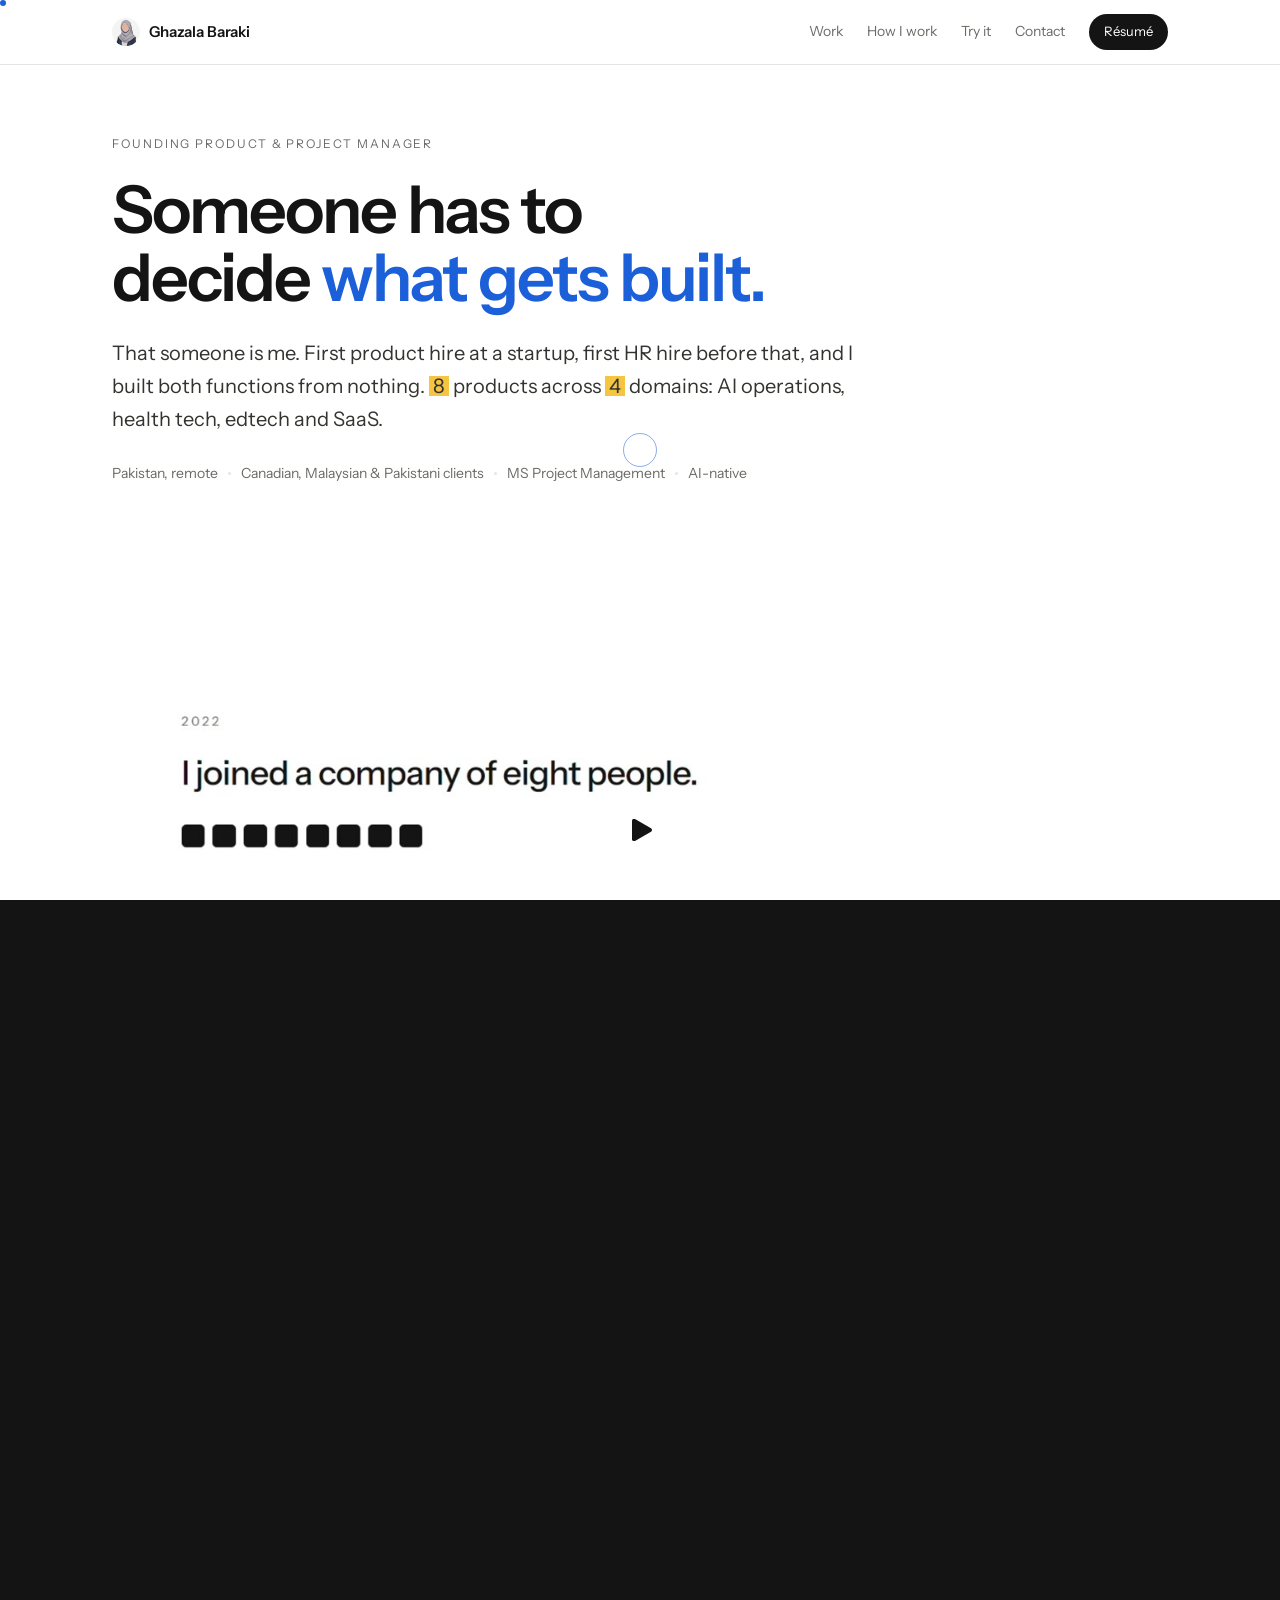
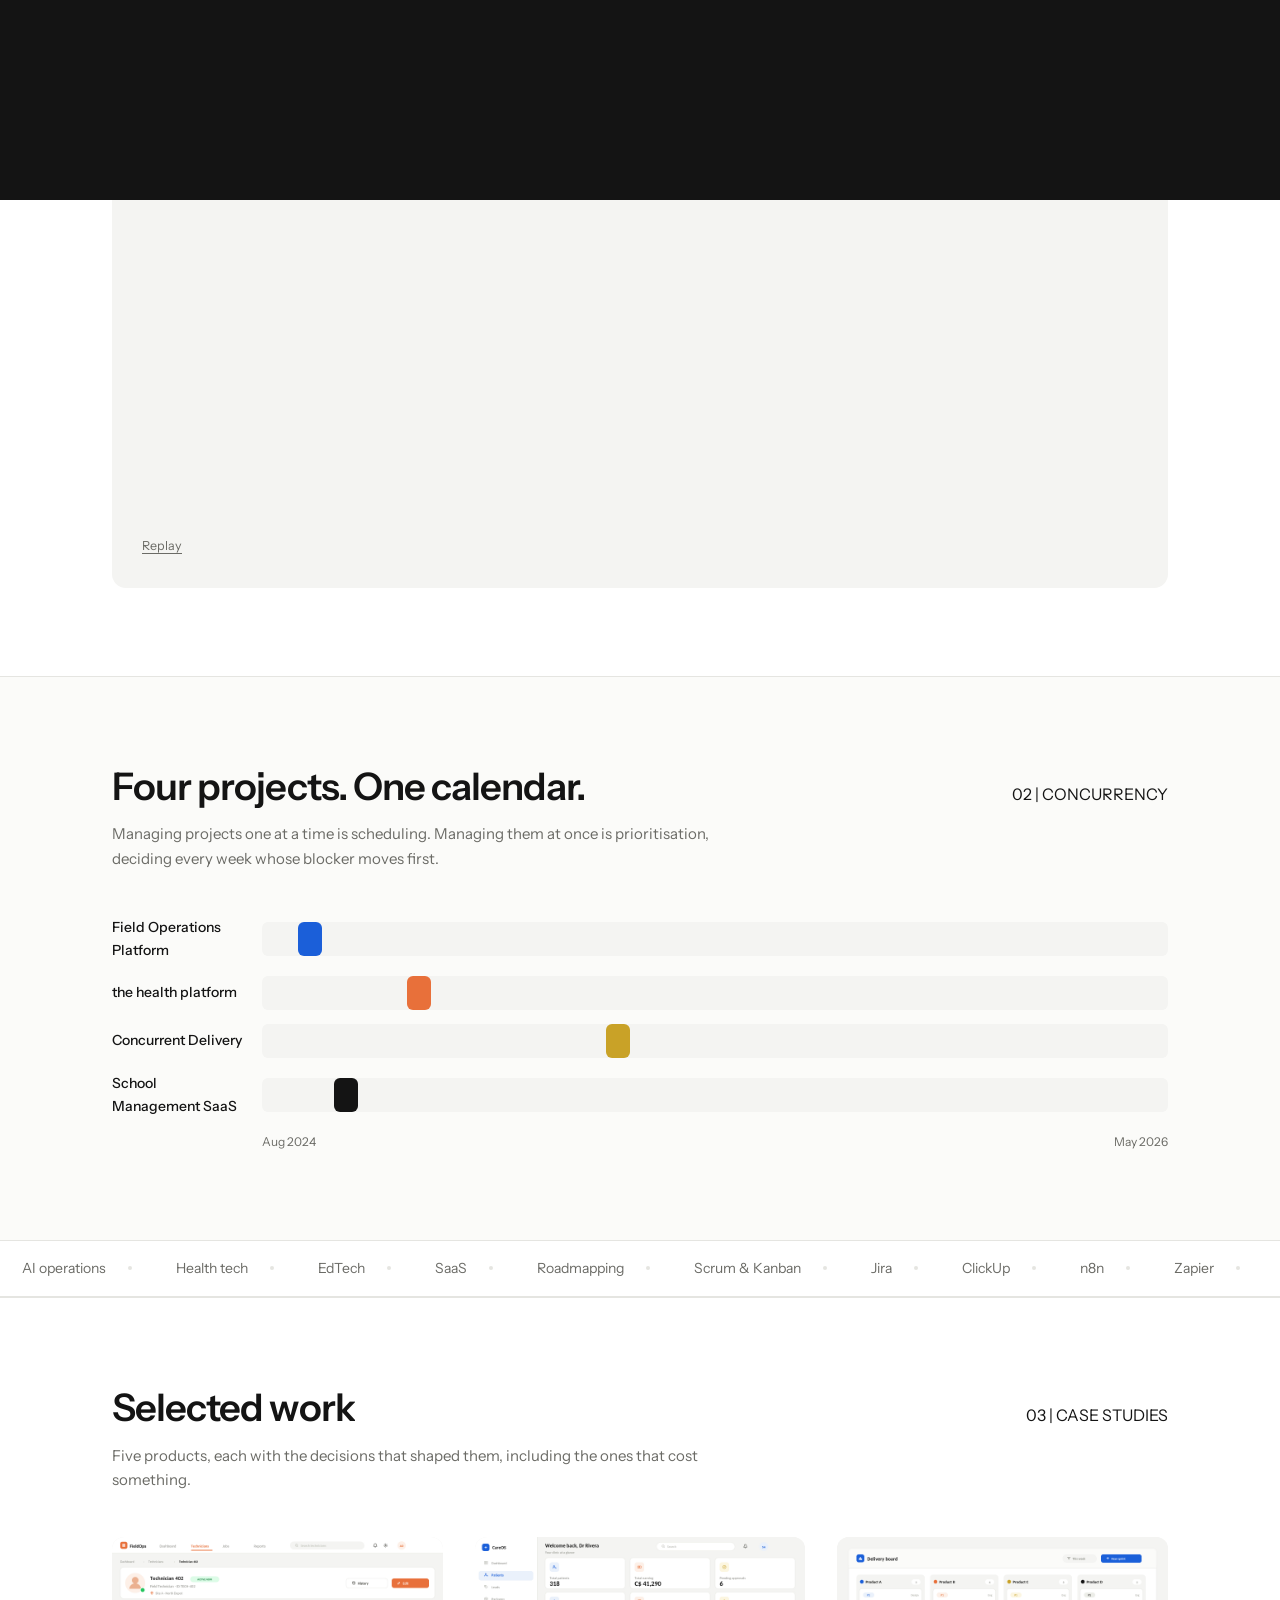
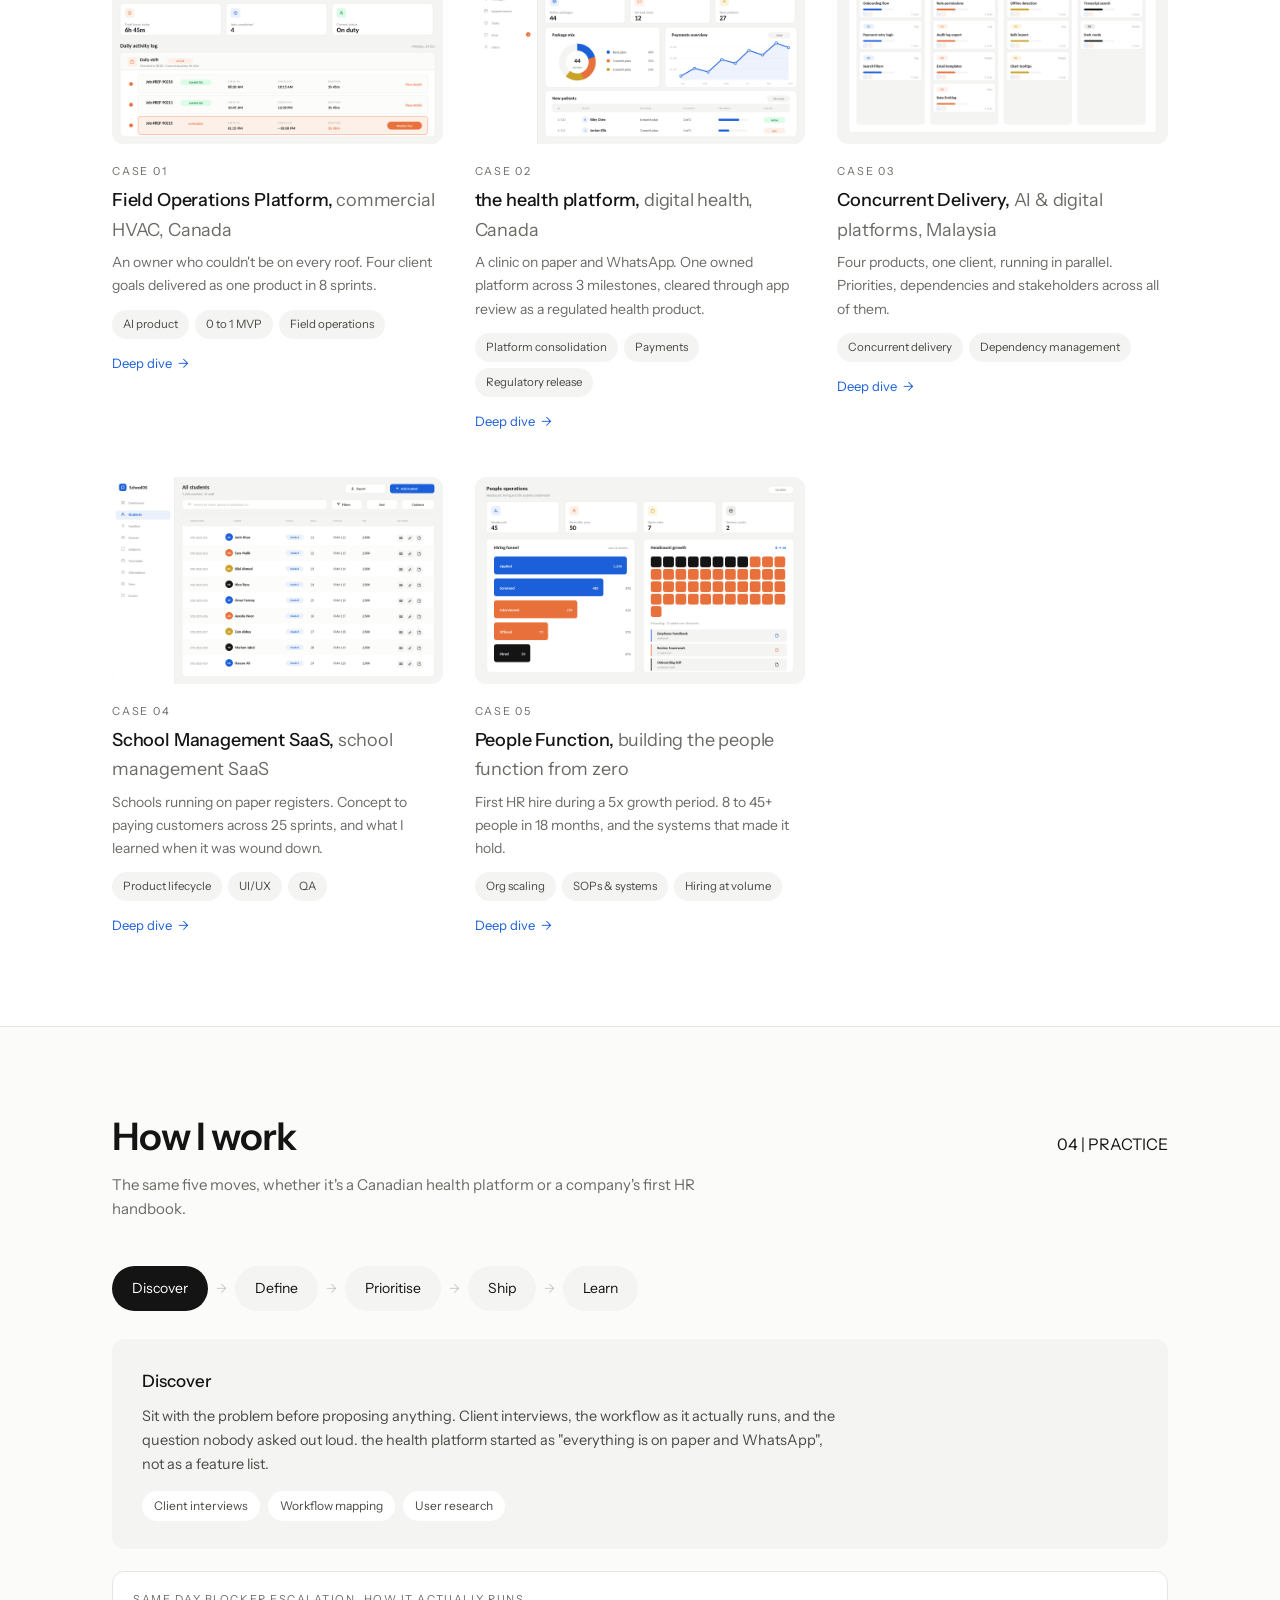
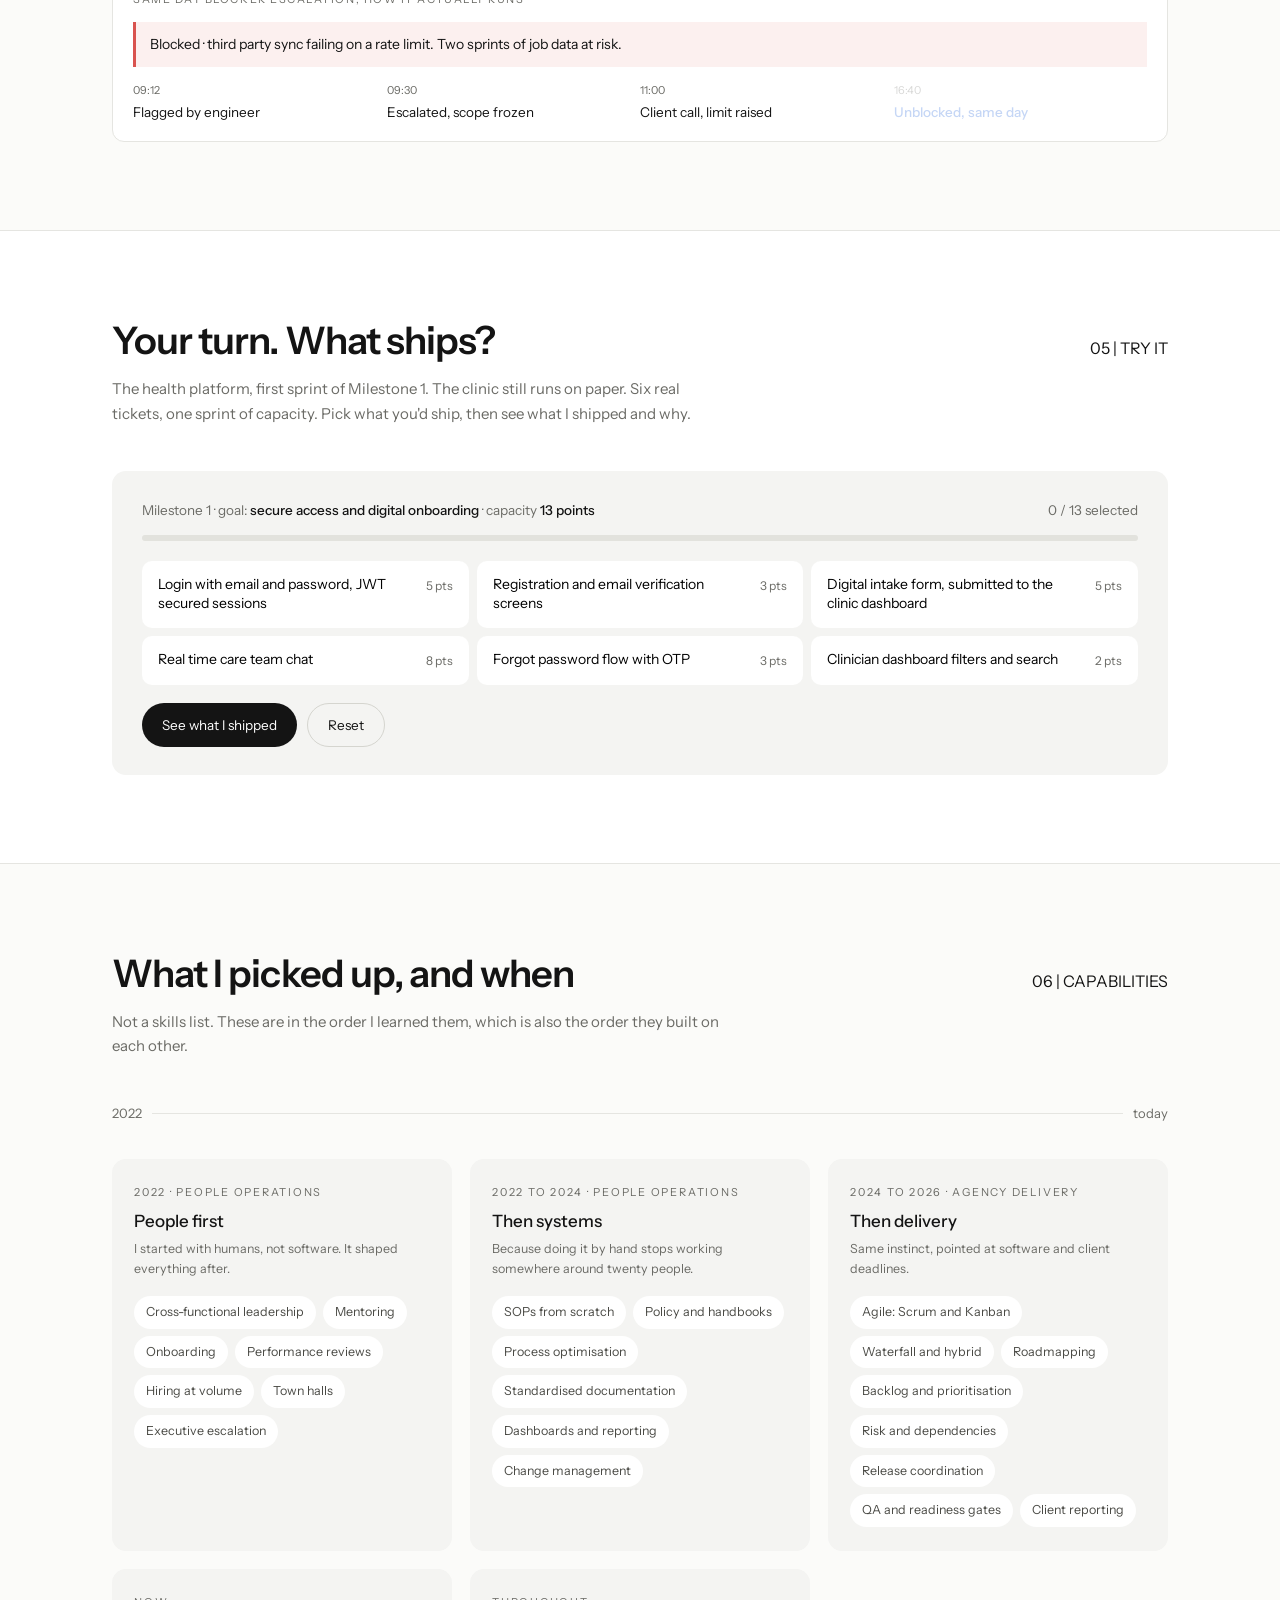
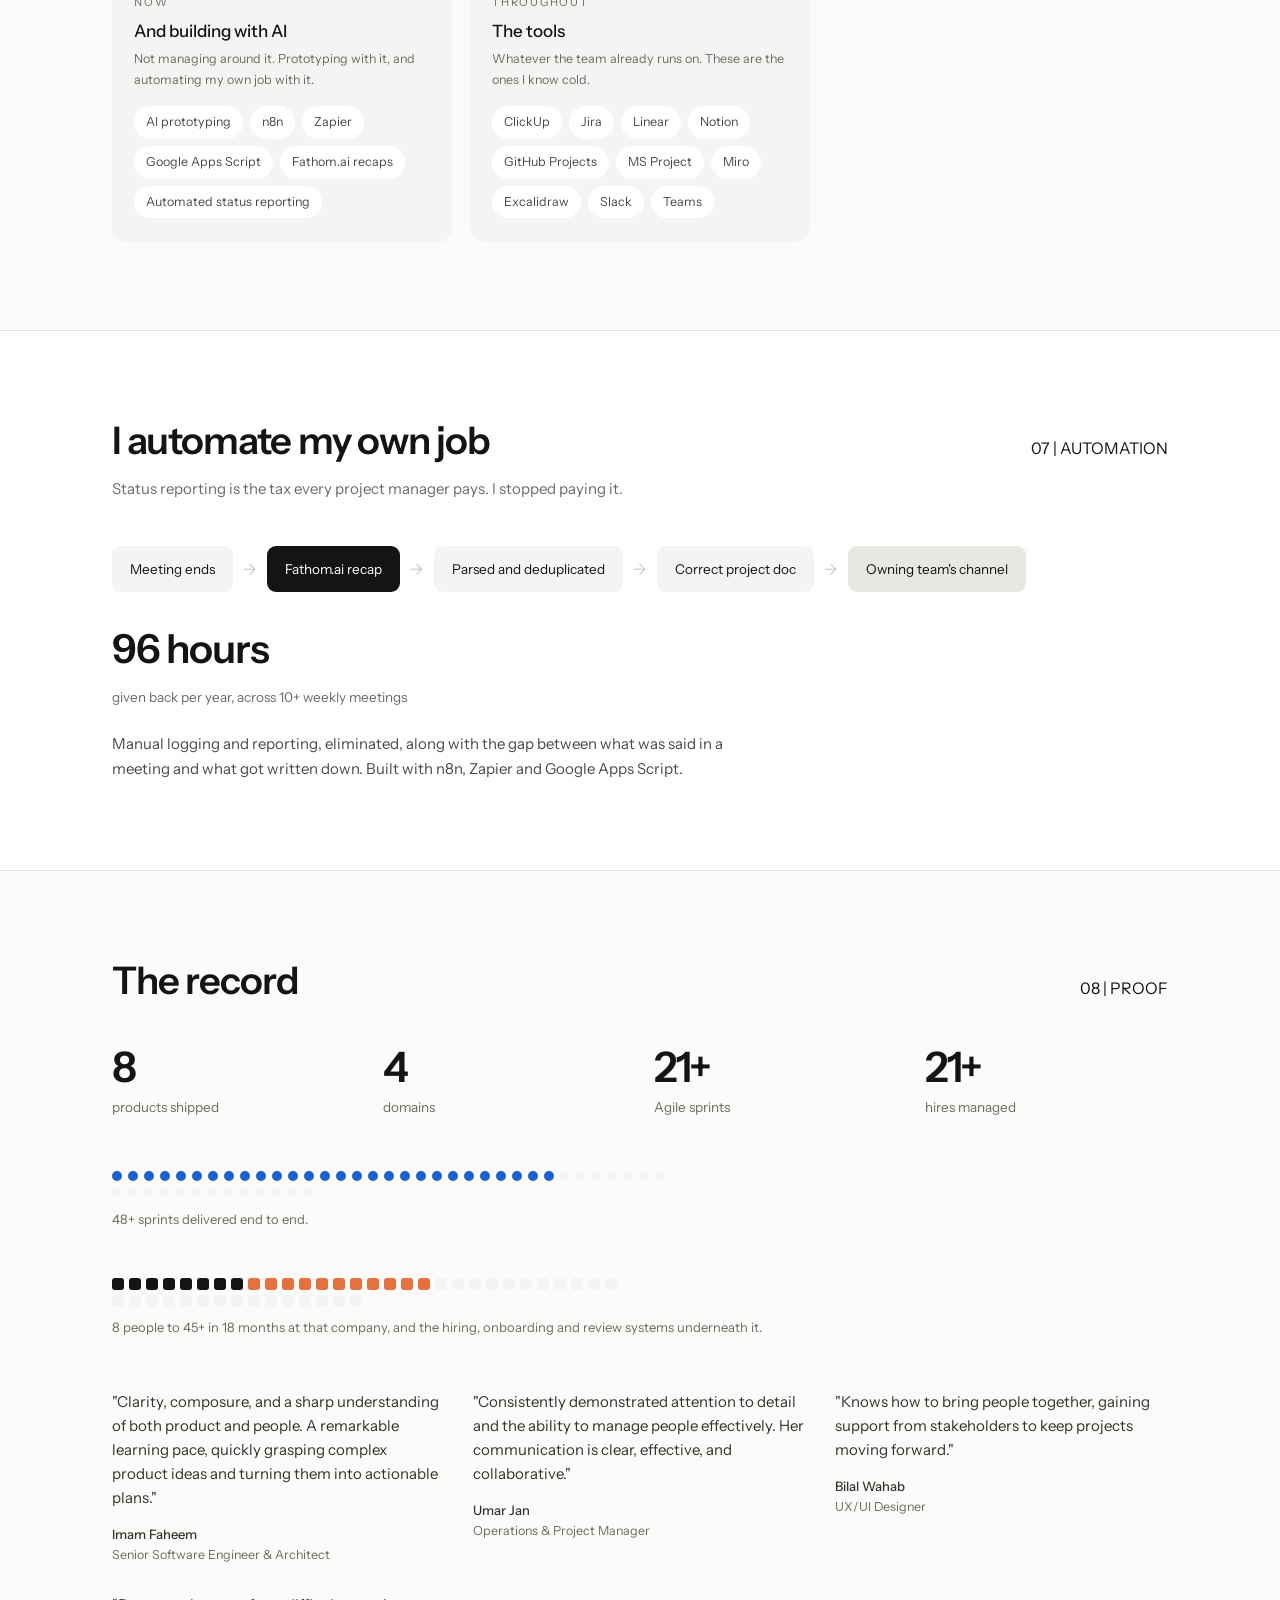
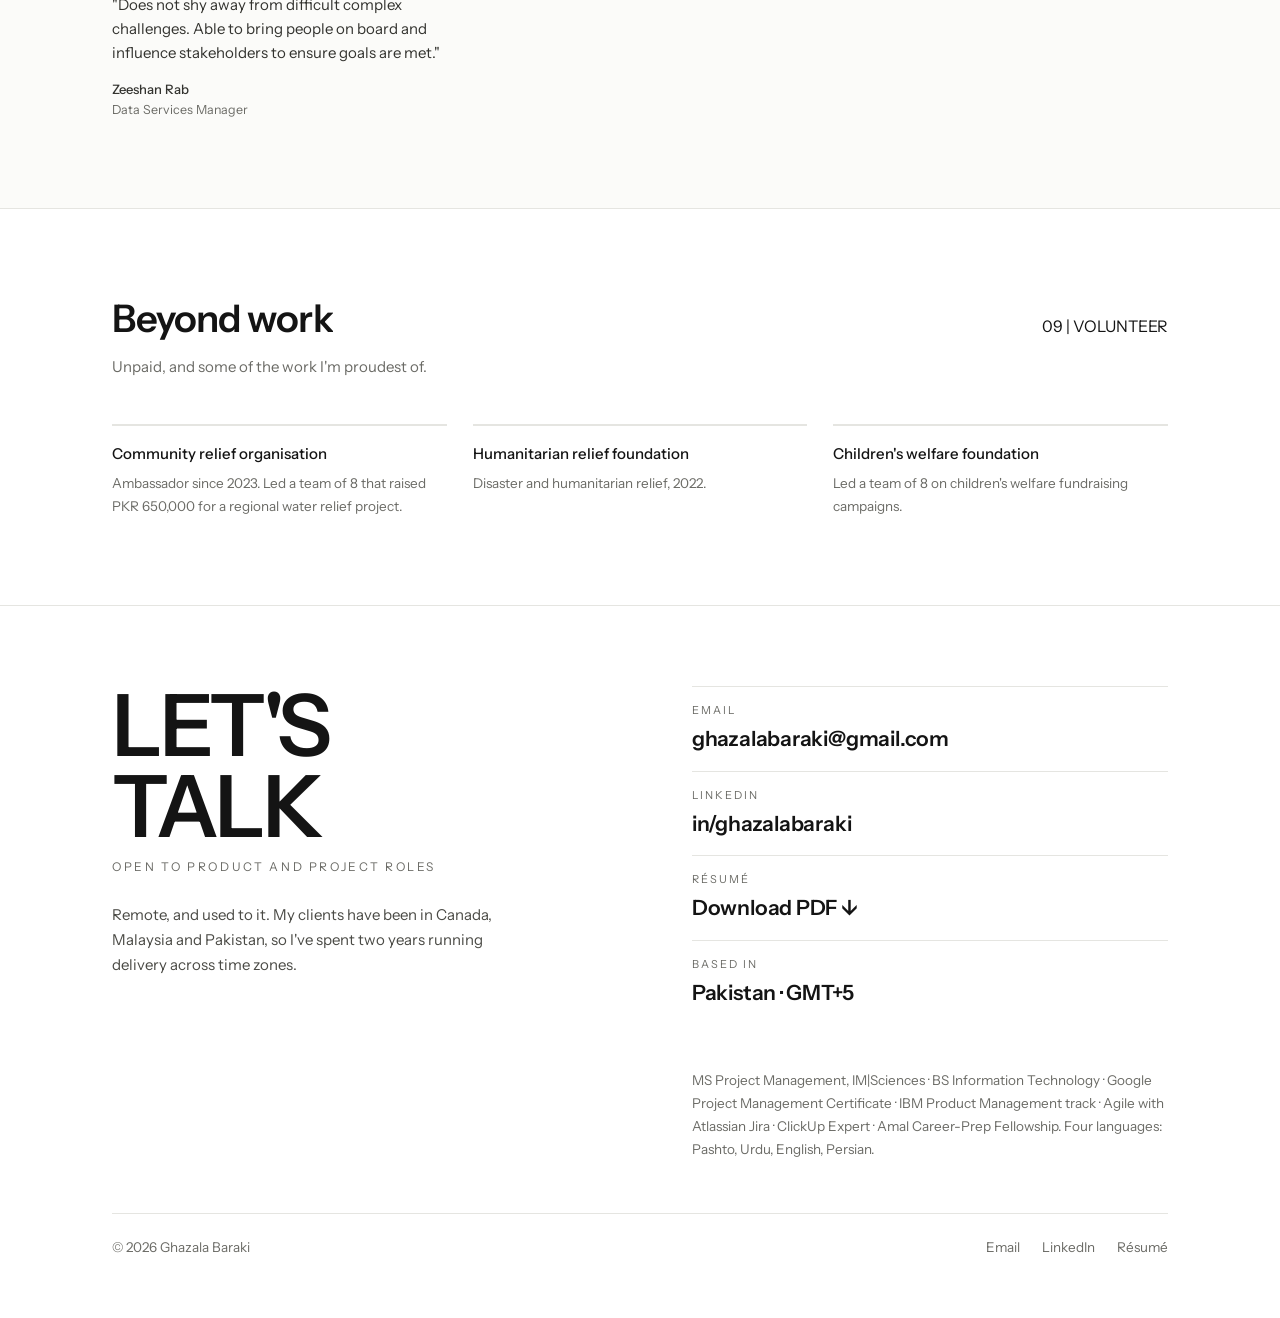
<file: index.html>
<!DOCTYPE html>
<html lang="en">
<head>
<meta charset="UTF-8">
<meta name="viewport" content="width=device-width, initial-scale=1.0">
<title>Ghazala Baraki | Founding Product &amp; Project Manager</title>
<meta name="description" content="Founding Product &amp; Project Manager. Someone has to decide what gets built. 8 products across 4 domains: AI operations, health tech, edtech and SaaS.">
<meta property="og:title" content="Ghazala Baraki | Founding Product &amp; Project Manager">
<meta property="og:description" content="Someone has to decide what gets built. 8 products across 4 domains.">
<meta property="og:image" content="intro-poster.jpg">
<meta property="og:type" content="website">
<link rel="icon" href="avatar.png">
<link rel="preconnect" href="https://fonts.googleapis.com">
<link rel="preconnect" href="https://fonts.gstatic.com" crossorigin>
<link href="https://fonts.googleapis.com/css2?family=Instrument+Sans:ital,wght@0,400;0,500;0,600;1,400&display=swap" rel="stylesheet">
<link rel="stylesheet" href="site.css">
<link rel="stylesheet" href="motion.css">
</head>
<body>

<nav>
  <div class="wrap">
    <a href="#" class="mark"><img class="mark-av" src="avatar.png" alt="">Ghazala Baraki</a>
    <div class="navlinks">
      <a href="#work">Work</a>
      <a href="#process">How I work</a>
      <a href="#game">Try it</a>
      <a href="#contact">Contact</a>
      <a href="Ghazala-Baraki-Resume.pdf" class="navcv" download>Résumé</a>
    </div>
  </div>
</nav>

<header>
  <div class="wrap">
    <p class="eyebrow kw">Founding Product &amp; Project Manager</p>
    <h1><span class="kw">Someone</span> <span class="kw">has</span> <span class="kw">to</span> <span class="kw">decide</span> <span class="kw b">what&nbsp;gets&nbsp;built.</span></h1>
    <p class="lede kw">That someone is me. First product hire at a startup, first HR hire before that, and I built both functions from nothing. <span class="hl">8</span> products across <span class="hl">4</span> domains: AI operations, health tech, edtech and SaaS.</p>
    <div class="meta kw">
      <span>Pakistan, remote</span><span class="dot"></span>
      <span>Canadian, Malaysian &amp; Pakistani clients</span><span class="dot"></span>
      <span>MS Project Management</span><span class="dot"></span>
      <span>AI-native</span>
    </div>
    <div class="video kw" id="videowrap">
      <video id="introvid" playsinline preload="metadata" poster="intro-poster.jpg">
        <source src="intro-video.mp4" type="video/mp4">
      </video>
      <button class="play" id="playbtn" aria-label="Play the intro video">
        <svg width="20" height="22" viewBox="0 0 20 22" fill="none"><path d="M19 9.27a2 2 0 0 1 0 3.46L3 21.99a2 2 0 0 1-3-1.73V1.74A2 2 0 0 1 3 .01l16 9.26Z" fill="#141414"/></svg>
      </button>
      <p class="vcap">Meet Ghazala · 50 seconds, sound on</p>
    </div>
  </div>
</header>

<section id="act1">
  <div class="wrap">
    <div class="shead rv"><h2>One sentence in. A shipped product out.</h2><span class="snum">01 | THE CRAFT</span></div>
    <p class="ssub rv">Clients don't arrive with requirements. They arrive with a problem, phrased as a frustration. Turning that into something a team can build is the job. This was a clinic that ran on paper forms and WhatsApp.</p>

    <div class="brief rv" id="brief">
      <div class="who"><span class="av">C</span><span class="whot">Client · Client · digital health clinic · kickoff</span></div>
      <div class="bubble" id="bub" data-txt="&quot;Everything is on paper and WhatsApp. I can't see how my patients are actually doing.&quot;"></div>

      <div class="decomp">
        <div class="drow" data-d="1"><span class="dp" style="background:#EAF1FB;color:#1B5FD9;">EPIC</span><span class="dtxt">Patient Onboarding</span></div>
        <div class="drow" data-d="2" style="padding-left:24px"><span class="dp" style="background:#fff;color:#4A4A45;">STORY</span><span class="dtxt">Registration and email verification screens</span></div>
        <div class="drow" data-d="3" style="padding-left:48px"><span class="dp" style="background:#fff;color:#4A4A45;">TASK</span><span class="dtxt">Patient registration API with validation and duplicate prevention</span></div>
        <div class="drow" data-d="4" style="padding-left:48px"><span class="dp" style="background:#fff;color:#4A4A45;">TASK</span><span class="dtxt">Digital intake form, submitted straight to the clinic dashboard</span></div>
        <div class="drow" data-d="5" style="padding-left:24px"><span class="dp" style="background:#FDF0E8;color:#E8703A;">TRADE-OFF</span><span class="dtxt">Milestone 1 is access and onboarding only. Body composition and care plans wait for Milestone 2.</span></div>
        <p class="jira" id="jira">Real epics and tickets from the client's board. 32 epics, 3 milestones, 18 sprints.</p>
      </div>

      <div class="form" id="form">
        <div class="fhead"><span>Digital intake form · replacing 6 pages of paper</span><span id="progress">0 of 4</span></div>
        <div class="ck"><span class="box"></span><span class="ctx">Personal details and contact</span></div>
        <div class="ck"><span class="box"></span><span class="ctx">Health history and medications</span></div>
        <div class="ck"><span class="box"></span><span class="ctx">Lifestyle survey</span></div>
        <div class="ck"><span class="box"></span><span class="ctx">Consent form signed</span></div>
        <div class="sup"><span>Clinician dashboard</span><span id="supv">waiting for intake…</span></div>
      </div>

      <div class="shipped" id="ship"><span>✓</span><span>Health platform · 18 sprints · MVP shipped</span></div>
      <br><button class="replay" id="replay">Replay</button>
    </div>
  </div>
</section>

<section id="lanes">
  <div class="wrap">
    <div class="shead rv"><h2>Four projects. One calendar.</h2><span class="snum">02 | CONCURRENCY</span></div>
    <p class="ssub rv">Managing projects one at a time is scheduling. Managing them at once is prioritisation, deciding every week whose blocker moves first.</p>

    <div class="lanebox rv" id="lanechart">
      <div class="lanes"><div class="playhead" id="playhead"></div>
        <div class="lane"><span class="lane-name">Field Operations Platform</span><div class="lane-track"><div class="bar" style="background:var(--blue);left:4%" data-w="26%"><span>8 sprints</span></div></div></div>
        <div class="lane"><span class="lane-name">the health platform</span><div class="lane-track"><div class="bar" style="background:var(--orange);left:16%" data-w="48%"><span>18 sprints · 3 milestones</span></div></div></div>
        <div class="lane"><span class="lane-name">Concurrent Delivery</span><div class="lane-track"><div class="bar" style="background:#C9A227;left:38%" data-w="38%"><span>4 concurrent projects</span></div></div></div>
        <div class="lane"><span class="lane-name">School Management SaaS</span><div class="lane-track"><div class="bar" style="background:var(--ink);left:8%" data-w="72%"><span>25 sprints</span></div></div></div>
      </div>
      <div class="axis"><span>Aug 2024</span><span>May 2026</span></div>
    </div>
  </div>
</section>

<div class="marq" aria-hidden="true">
  <div class="marq-in">
    <span>AI operations</span><span>Health tech</span><span>EdTech</span><span>SaaS</span><span>Roadmapping</span><span>Scrum &amp; Kanban</span><span>Jira</span><span>ClickUp</span><span>n8n</span><span>Zapier</span><span>QA gates</span><span>Release management</span><span>Stakeholder alignment</span><span>SOPs</span>
    <span>AI operations</span><span>Health tech</span><span>EdTech</span><span>SaaS</span><span>Roadmapping</span><span>Scrum &amp; Kanban</span><span>Jira</span><span>ClickUp</span><span>n8n</span><span>Zapier</span><span>QA gates</span><span>Release management</span><span>Stakeholder alignment</span><span>SOPs</span>
  </div>
</div>

<section id="work">
  <div class="wrap">
    <div class="shead rv"><h2>Selected work</h2><span class="snum">03 | CASE STUDIES</span></div>
    <p class="ssub rv">Five products, each with the decisions that shaped them, including the ones that cost something.</p>
    <div class="grid">
      <a class="card rv" href="case-field-operations.html"><div class="thumb"><img src="fieldops-thumb.jpg" alt=""></div>
        <p class="cnum">CASE 01</p><p class="ctitle">Field Operations Platform, <em>commercial HVAC, Canada</em></p>
        <p class="cdesc">An owner who couldn't be on every roof. Four client goals delivered as one product in 8 sprints.</p>
        <div class="tags"><span class="tag">AI product</span><span class="tag">0 to 1 MVP</span><span class="tag">Field operations</span></div><p class="deep">Deep dive <span>→</span></p></a>
      <a class="card rv" href="case-digital-health.html"><div class="thumb"><img src="health-thumb.jpg" alt=""></div>
        <p class="cnum">CASE 02</p><p class="ctitle">the health platform, <em>digital health, Canada</em></p>
        <p class="cdesc">A clinic on paper and WhatsApp. One owned platform across 3 milestones, cleared through app review as a regulated health product.</p>
        <div class="tags"><span class="tag">Platform consolidation</span><span class="tag">Payments</span><span class="tag">Regulatory release</span></div><p class="deep">Deep dive <span>→</span></p></a>
      <a class="card rv" href="case-concurrent-delivery.html"><div class="thumb"><img src="concurrent-thumb.jpg" alt=""></div>
        <p class="cnum">CASE 03</p><p class="ctitle">Concurrent Delivery, <em>AI &amp; digital platforms, Malaysia</em></p>
        <p class="cdesc">Four products, one client, running in parallel. Priorities, dependencies and stakeholders across all of them.</p>
        <div class="tags"><span class="tag">Concurrent delivery</span><span class="tag">Dependency management</span></div><p class="deep">Deep dive <span>→</span></p></a>
      <a class="card rv" href="case-school-saas.html"><div class="thumb"><img src="school-thumb.jpg" alt="Product dashboard"></div>
        <p class="cnum">CASE 04</p><p class="ctitle">School Management SaaS, <em>school management SaaS</em></p>
        <p class="cdesc">Schools running on paper registers. Concept to paying customers across 25 sprints, and what I learned when it was wound down.</p>
        <div class="tags"><span class="tag">Product lifecycle</span><span class="tag">UI/UX</span><span class="tag">QA</span></div><p class="deep">Deep dive <span>→</span></p></a>
      <a class="card rv" href="case-people-function.html"><div class="thumb"><img src="people-thumb.jpg" alt=""></div>
        <p class="cnum">CASE 05</p><p class="ctitle">People Function, <em>building the people function from zero</em></p>
        <p class="cdesc">First HR hire during a 5x growth period. 8 to 45+ people in 18 months, and the systems that made it hold.</p>
        <div class="tags"><span class="tag">Org scaling</span><span class="tag">SOPs &amp; systems</span><span class="tag">Hiring at volume</span></div><p class="deep">Deep dive <span>→</span></p></a>
    </div>
  </div>
</section>

<section id="process">
  <div class="wrap">
    <div class="shead rv"><h2>How I work</h2><span class="snum">04 | PRACTICE</span></div>
    <p class="ssub rv">The same five moves, whether it's a Canadian health platform or a company's first HR handbook.</p>
    <div class="steps rv">
      <button class="step on" data-i="0">Discover</button><span class="arrow">→</span>
      <button class="step" data-i="1">Define</button><span class="arrow">→</span>
      <button class="step" data-i="2">Prioritise</button><span class="arrow">→</span>
      <button class="step" data-i="3">Ship</button><span class="arrow">→</span>
      <button class="step" data-i="4">Learn</button>
    </div>
    <div class="panel rv" id="panel"></div>

    <div class="blk rv" id="blk">
      <p class="blkhead">SAME DAY BLOCKER ESCALATION, HOW IT ACTUALLY RUNS</p>
      <div class="blkcard">Blocked · third party sync failing on a rate limit. Two sprints of job data at risk.</div>
      <div class="tl">
        <div class="tli" data-t="1"><p class="tlt">09:12</p><p class="tlv">Flagged by engineer</p></div>
        <div class="tli" data-t="2"><p class="tlt">09:30</p><p class="tlv">Escalated, scope frozen</p></div>
        <div class="tli" data-t="3"><p class="tlt">11:00</p><p class="tlv">Client call, limit raised</p></div>
        <div class="tli fin" data-t="4"><p class="tlt">16:40</p><p class="tlv">Unblocked, same day</p></div>
      </div>
    </div>
  </div>
</section>

<section id="game">
  <div class="wrap">
    <div class="shead rv"><h2>Your turn. What ships?</h2><span class="snum">05 | TRY IT</span></div>
    <p class="ssub rv">The health platform, first sprint of Milestone 1. The clinic still runs on paper. Six real tickets, one sprint of capacity. Pick what you'd ship, then see what I shipped and why.</p>

    <div class="game rv" id="gamebox">
      <div class="gtop">
        <p class="gcap">Milestone 1 · goal: <b>secure access and digital onboarding</b> · capacity <b>13 points</b></p>
        <p class="gcap"><span id="used">0</span> / 13 selected</p>
      </div>
      <div class="meter"><div class="mfill" id="mfill"></div></div>

      <div class="tix" id="tix">
        <button class="tk" data-p="5" data-mine="1"><span><span class="tkt">Login with email and password, JWT secured sessions</span><span class="tkwhy">Shipped. Nothing else in the milestone exists without a way in.</span></span><span class="tkp">5 pts</span></button>
        <button class="tk" data-p="3" data-mine="1"><span><span class="tkt">Registration and email verification screens</span><span class="tkwhy">Shipped. A login with no way to register is a demo, not a product.</span></span><span class="tkp">3 pts</span></button>
        <button class="tk" data-p="5" data-mine="1"><span><span class="tkt">Digital intake form, submitted to the clinic dashboard</span><span class="tkwhy">Shipped. This is the paper problem. If the clinic doesn't feel this, nothing else matters yet.</span></span><span class="tkp">5 pts</span></button>
        <button class="tk" data-p="8"><span><span class="tkt">Real time care team chat</span><span class="tkwhy">Cut, for now. It's in Milestone 1 and it matters, but it's 8 points and it needs accounts to exist first. It went in the next sprint.</span></span><span class="tkp">8 pts</span></button>
        <button class="tk" data-p="3"><span><span class="tkt">Forgot password flow with OTP</span><span class="tkwhy">Cut. Real users forget passwords. There were no real users yet.</span></span><span class="tkp">3 pts</span></button>
        <button class="tk" data-p="2"><span><span class="tkt">Clinician dashboard filters and search</span><span class="tkwhy">Cut. Search across an empty dashboard solves nothing. It waits for data.</span></span><span class="tkp">2 pts</span></button>
      </div>

      <div class="gbtns">
        <button class="gb" id="show">See what I shipped</button>
        <button class="gb alt" id="reset">Reset</button>
      </div>
      <div class="gres" id="gres"></div>
    </div>
  </div>
</section>

<section id="caps">
  <div class="wrap">
    <div class="shead rv"><h2>What I picked up, and when</h2><span class="snum">06 | CAPABILITIES</span></div>
    <p class="ssub rv">Not a skills list. These are in the order I learned them, which is also the order they built on each other.</p>

    <div class="capline rv"><span>2022</span><i></i><span>today</span></div>

    <div class="caps">
      <div class="cap rv">
        <p class="capyr">2022 · People operations</p>
        <p class="capt">People first</p>
        <p class="capw">I started with humans, not software. It shaped everything after.</p>
        <div class="chips">
          <span class="chip">Cross-functional leadership</span><span class="chip">Mentoring</span>
          <span class="chip">Onboarding</span><span class="chip">Performance reviews</span>
          <span class="chip">Hiring at volume</span><span class="chip">Town halls</span>
          <span class="chip">Executive escalation</span>
        </div>
      </div>

      <div class="cap rv">
        <p class="capyr">2022 to 2024 · People operations</p>
        <p class="capt">Then systems</p>
        <p class="capw">Because doing it by hand stops working somewhere around twenty people.</p>
        <div class="chips">
          <span class="chip">SOPs from scratch</span><span class="chip">Policy and handbooks</span>
          <span class="chip">Process optimisation</span><span class="chip">Standardised documentation</span>
          <span class="chip">Dashboards and reporting</span><span class="chip">Change management</span>
        </div>
      </div>

      <div class="cap rv">
        <p class="capyr">2024 to 2026 · Agency delivery</p>
        <p class="capt">Then delivery</p>
        <p class="capw">Same instinct, pointed at software and client deadlines.</p>
        <div class="chips">
          <span class="chip">Agile: Scrum and Kanban</span><span class="chip">Waterfall and hybrid</span>
          <span class="chip">Roadmapping</span><span class="chip">Backlog and prioritisation</span>
          <span class="chip">Risk and dependencies</span><span class="chip">Release coordination</span>
          <span class="chip">QA and readiness gates</span><span class="chip">Client reporting</span>
        </div>
      </div>

      <div class="cap rv">
        <p class="capyr">Now</p>
        <p class="capt">And building with AI</p>
        <p class="capw">Not managing around it. Prototyping with it, and automating my own job with it.</p>
        <div class="chips">
          <span class="chip">AI prototyping</span><span class="chip">n8n</span><span class="chip">Zapier</span>
          <span class="chip">Google Apps Script</span><span class="chip">Fathom.ai recaps</span>
          <span class="chip">Automated status reporting</span>
        </div>
      </div>

      <div class="cap rv">
        <p class="capyr">Throughout</p>
        <p class="capt">The tools</p>
        <p class="capw">Whatever the team already runs on. These are the ones I know cold.</p>
        <div class="chips">
          <span class="chip">ClickUp</span><span class="chip">Jira</span><span class="chip">Linear</span>
          <span class="chip">Notion</span><span class="chip">GitHub Projects</span><span class="chip">MS Project</span>
          <span class="chip">Miro</span><span class="chip">Excalidraw</span><span class="chip">Slack</span><span class="chip">Teams</span>
        </div>
      </div>
    </div>
  </div>
</section>

<section id="auto">
  <div class="wrap">
    <div class="shead rv"><h2>I automate my own job</h2><span class="snum">07 | AUTOMATION</span></div>
    <p class="ssub rv">Status reporting is the tax every project manager pays. I stopped paying it.</p>
    <div class="flow rv" id="flow">
      <div class="node">Meeting ends</div><span class="farrow">→</span>
      <div class="node">Fathom.ai recap</div><span class="farrow">→</span>
      <div class="node">Parsed and deduplicated</div><span class="farrow">→</span>
      <div class="node">Correct project doc</div><span class="farrow">→</span>
      <div class="node end">Owning team's channel</div>
    </div>
    <div class="rv">
      <p class="hrs"><span id="hrs">0</span> hours</p>
      <p class="hrsl">given back per year, across 10+ weekly meetings</p>
      <p class="saved">Manual logging and reporting, eliminated, along with the gap between what was said in a meeting and what got written down. Built with n8n, Zapier and Google Apps Script.</p>
    </div>
  </div>
</section>

<section id="proof">
  <div class="wrap">
    <div class="shead rv"><h2>The record</h2><span class="snum">08 | PROOF</span></div>
    <div style="margin-bottom:44px"></div>
    <div class="stats rv">
      <div class="stat"><div class="n" data-to="8">0</div><div class="l">products shipped</div></div>
      <div class="stat"><div class="n" data-to="4">0</div><div class="l">domains</div></div>
      <div class="stat"><div class="n" data-to="48" data-post="+">0</div><div class="l">Agile sprints</div></div>
      <div class="stat"><div class="n" data-to="50" data-post="+">0</div><div class="l">hires managed</div></div>
    </div>

    <div class="dots rv" id="dots"></div>
    <p class="dcap">48+ sprints delivered end to end.</p>

    <div class="org rv" id="org"></div>
    <p class="dcap">8 people to 45+ in 18 months at that company, and the hiring, onboarding and review systems underneath it.</p>

    <div class="quotes rv">
      <div class="q"><p>"Clarity, composure, and a sharp understanding of both product and people. A remarkable learning pace, quickly grasping complex product ideas and turning them into actionable plans."</p><p class="qw">Imam Faheem</p><p class="qr">Senior Software Engineer &amp; Architect</p></div>
      <div class="q"><p>"Consistently demonstrated attention to detail and the ability to manage people effectively. Her communication is clear, effective, and collaborative."</p><p class="qw">Umar Jan</p><p class="qr">Operations &amp; Project Manager</p></div>
      <div class="q"><p>"Knows how to bring people together, gaining support from stakeholders to keep projects moving forward."</p><p class="qw">Bilal Wahab</p><p class="qr">UX/UI Designer</p></div>
      <div class="q"><p>"Does not shy away from difficult complex challenges. Able to bring people on board and influence stakeholders to ensure goals are met."</p><p class="qw">Zeeshan Rab</p><p class="qr">Data Services Manager</p></div>
    </div>
  </div>
</section>

<section id="beyond">
  <div class="wrap">
    <div class="shead rv"><h2>Beyond work</h2><span class="snum">09 | VOLUNTEER</span></div>
    <p class="ssub rv">Unpaid, and some of the work I'm proudest of.</p>
    <div class="beyond">
      <div class="bcard rv"><h3>Community relief organisation</h3><p>Ambassador since 2023. Led a team of 8 that raised PKR 650,000 for a regional water relief project.</p></div>
      <div class="bcard rv"><h3>Humanitarian relief foundation</h3><p>Disaster and humanitarian relief, 2022.</p></div>
      <div class="bcard rv"><h3>Children's welfare foundation</h3><p>Led a team of 8 on children's welfare fundraising campaigns.</p></div>
    </div>
  </div>
</section>

<footer id="contact">
  <div class="wrap">
    <div class="ctwo">
      <div class="rv">
        <h2 class="ctitle-xl">Let's<br>talk</h2>
        <p class="ctag">Open to product and project roles</p>
        <p class="cnote">Remote, and used to it. My clients have been in Canada, Malaysia and Pakistan, so I've spent two years running delivery across time zones.</p>
      </div>

      <div class="rv">
        <div class="crow"><p class="clab">Email</p><a class="cval" href="mailto:ghazalabaraki@gmail.com">ghazalabaraki@gmail.com</a></div>
        
        <div class="crow"><p class="clab">LinkedIn</p><a class="cval" href="https://www.linkedin.com/in/ghazalabaraki">in/ghazalabaraki</a></div>
        <div class="crow"><p class="clab">Résumé</p><a class="cval" href="Ghazala-Baraki-Resume.pdf" download>Download PDF ↓</a></div>
        <div class="crow"><p class="clab">Based in</p><p class="cval">Pakistan · GMT+5</p></div>

        <p class="creds">MS Project Management, IM|Sciences · BS Information Technology · Google Project Management Certificate · IBM Product Management track · Agile with Atlassian Jira · ClickUp Expert · Amal Career-Prep Fellowship. Four languages: Pashto, Urdu, English, Persian.</p>
      </div>
    </div>

    <div class="frow">
      <span>© 2026 Ghazala Baraki</span>
      <span class="flinks"><a href="mailto:ghazalabaraki@gmail.com">Email</a><a href="https://www.linkedin.com/in/ghazalabaraki">LinkedIn</a><a href="Ghazala-Baraki-Resume.pdf" download>Résumé</a></span>
    </div>
  </div>
</footer>

<div class="cur" id="cur"></div><div class="curdot" id="curdot"></div>

<script>
var reduce=window.matchMedia('(prefers-reduced-motion: reduce)').matches;

/* cursor follower */
(function(){
  if(reduce||window.matchMedia('(hover:none)').matches)return;
  var ring=document.getElementById('cur'),dot=document.getElementById('curdot'),
      mx=innerWidth/2,my=innerHeight/2,rx=mx,ry=my;
  addEventListener('mousemove',function(e){mx=e.clientX;my=e.clientY;
    dot.style.transform='translate('+(mx-3)+'px,'+(my-3)+'px)';});
  (function loop(){
    rx+=(mx-rx)*.14;ry+=(my-ry)*.14;
    ring.style.transform='translate('+(rx-17)+'px,'+(ry-17)+'px)';
    requestAnimationFrame(loop);
  })();
  document.querySelectorAll('a,button,.card,.tk,.step,.video').forEach(function(el){
    el.addEventListener('mouseenter',function(){ring.classList.add('big')});
    el.addEventListener('mouseleave',function(){ring.classList.remove('big')});
  });
  /* magnetic pull on the big buttons */
  document.querySelectorAll('.gb,.play').forEach(function(el){
    el.addEventListener('mousemove',function(e){
      var r=el.getBoundingClientRect();
      el.style.transform='translate('+((e.clientX-r.left-r.width/2)*.22)+'px,'+((e.clientY-r.top-r.height/2)*.22)+'px)';
    });
    el.addEventListener('mouseleave',function(){el.style.transform=''});
  });
  /* cards tilt toward the cursor */
  document.querySelectorAll('.card .thumb').forEach(function(t){
    var card=t.closest('.card');
    card.addEventListener('mousemove',function(e){
      var r=t.getBoundingClientRect();
      t.style.transform='translateY(-6px) perspective(700px) rotateX('+(-(e.clientY-r.top-r.height/2)/r.height*6)+'deg) rotateY('+((e.clientX-r.left-r.width/2)/r.width*6)+'deg)';
    });
    card.addEventListener('mouseleave',function(){t.style.transform=''});
  });
})();
function obs(el,fn,th){var o=new IntersectionObserver(function(es){es.forEach(function(e){if(e.isIntersecting){fn(e.target);o.unobserve(e.target);}})},{threshold:th||.25});o.observe(el);}

var io=new IntersectionObserver(function(es){es.forEach(function(e){if(e.isIntersecting){e.target.classList.add('in');io.unobserve(e.target);}})},{threshold:.15,rootMargin:'0px 0px -60px 0px'});
document.querySelectorAll('.rv').forEach(function(el,i){el.style.transitionDelay=(i%4*60)+'ms';io.observe(el);});

/* act 01 */
var bub=document.getElementById('bub'),drows=document.querySelectorAll('.drow'),jira=document.getElementById('jira'),
    form=document.getElementById('form'),cks=form.querySelectorAll('.ck'),ship=document.getElementById('ship'),
    prog=document.getElementById('progress'),supv=document.getElementById('supv'),tmr=[];
function typeIn(){
  var full=bub.dataset.txt,i=0;
  var car=document.createElement('span');car.className='caret';
  bub.textContent='';bub.appendChild(car);
  var t=setInterval(function(){
    i++;bub.textContent=full.slice(0,i);
    if(i<full.length){bub.appendChild(car)}else{clearInterval(t)}
  },18);
  tmr.push(t);
}
function actPlay(){
  tmr.forEach(function(id){clearTimeout(id);clearInterval(id)});tmr=[];
  bub.classList.remove('on');ship.classList.remove('on');form.classList.remove('on');jira.classList.remove('on');
  drows.forEach(function(r){r.classList.remove('on')});
  cks.forEach(function(c){c.classList.remove('done')});
  prog.textContent='0 of 4';supv.textContent='waiting for intake…';
  bub.textContent='';
  if(reduce){bub.classList.add('on');bub.textContent=bub.dataset.txt;form.classList.add('on');ship.classList.add('on');jira.classList.add('on');
    drows.forEach(function(r){r.classList.add('on')});cks.forEach(function(c){c.classList.add('done')});
    prog.textContent='4 of 4';supv.innerHTML='<b>new patient intake received</b>';return;}
  tmr.push(setTimeout(function(){bub.classList.add('on');typeIn()},300));
  drows.forEach(function(r){tmr.push(setTimeout(function(){r.classList.add('on')},900+(+r.dataset.d)*380));});
  tmr.push(setTimeout(function(){jira.classList.add('on')},3000));
  tmr.push(setTimeout(function(){form.classList.add('on')},3300));
  cks.forEach(function(c,i){tmr.push(setTimeout(function(){c.classList.add('done');prog.textContent=(i+1)+' of 4';
    if(i===3)supv.innerHTML='<b>new patient intake received</b>';},3700+i*520));});
  tmr.push(setTimeout(function(){ship.classList.add('on')},6100));
}
obs(document.getElementById('brief'),actPlay,.3);
document.getElementById('replay').addEventListener('click',actPlay);

document.querySelectorAll('.stat .n').forEach(function(el){
  obs(el,function(){var to=+el.dataset.to,post=el.dataset.post||'';
    if(reduce){el.textContent=to+post;return;}
    var cur=0,st=Math.max(1,Math.round(to/34));
    var t=setInterval(function(){cur=Math.min(to,cur+st);el.textContent=cur+post;if(cur>=to)clearInterval(t)},26);},.5);
});

var dw=document.getElementById('dots');
for(var i=0;i<48;i++){var d=document.createElement('span');d.className='sdot';dw.appendChild(d);}
obs(dw,function(){dw.querySelectorAll('.sdot').forEach(function(d,i){setTimeout(function(){d.classList.add('on')},reduce?0:i*22)})},.3);

var ow=document.getElementById('org');
for(var j=0;j<45;j++){var p=document.createElement('span');p.className='p'+(j<8?' seed':'');ow.appendChild(p);}
obs(ow,function(){ow.querySelectorAll('.p').forEach(function(p,i){if(i<8)return;setTimeout(function(){p.classList.add('grown')},reduce?0:(i-8)*55);})},.3);

obs(document.getElementById('blk'),function(t){
  t.querySelectorAll('.tli').forEach(function(x,i){setTimeout(function(){x.classList.add('on')},reduce?0:i*450);});
},.4);

obs(document.getElementById('flow'),function(t){
  var ns=t.querySelectorAll('.node');
  function run(){ns.forEach(function(n,i){setTimeout(function(){n.classList.add('lit');
    setTimeout(function(){if(i<ns.length-1)n.classList.remove('lit')},700);},i*420);});}
  run();if(!reduce)setInterval(run,4200);
},.4);
obs(document.getElementById('hrs'),function(el){
  if(reduce){el.textContent='130';return;}
  var cur=0,t=setInterval(function(){cur=Math.min(130,cur+3);el.textContent=cur;if(cur>=130)clearInterval(t)},22);
},.5);

var steps=[
 {h:'Discover',p:'Sit with the problem before proposing anything. Client interviews, the workflow as it actually runs, and the question nobody asked out loud. the health platform started as "everything is on paper and WhatsApp", not as a feature list.',t:['Client interviews','Workflow mapping','User research']},
 {h:'Define',p:'Turn a frustration into a scope. For the health platform that became 32 epics across 3 milestones, each milestone solving one whole workflow rather than scattering half features across all of them.',t:['Scope','Requirements','Success criteria']},
 {h:'Prioritise',p:'Sequence by dependency and risk. the academy shipped before the assistant, because an assistant that answers from your training content needs the content to exist first.',t:['Roadmap','Backlog','Trade-off memos']},
 {h:'Ship',p:'Sprints, ceremonies, same day blocker escalation, QA and release readiness gates before anything reaches a client. Written weekly updates, so nobody learns about a slip in a meeting.',t:['Agile & hybrid','QA gates','Release coordination']},
 {h:'Learn',p:'Post launch review, feedback into the backlog, and the process itself updated. What I learn on one project becomes the template the next team starts with.',t:['Retros','Post launch analysis','SOPs']}
];
var panel=document.getElementById('panel');
function render(i){var s=steps[i];panel.innerHTML='<h3>'+s.h+'</h3><p>'+s.p+'</p><ul>'+s.t.map(function(x){return '<li>'+x+'</li>'}).join('')+'</ul>';}
render(0);
document.querySelectorAll('.step').forEach(function(b){b.addEventListener('click',function(){
  document.querySelectorAll('.step').forEach(function(x){x.classList.remove('on')});b.classList.add('on');render(+b.dataset.i);});});

var tks=document.querySelectorAll('.tk'),used=document.getElementById('used'),mf=document.getElementById('mfill'),
    gres=document.getElementById('gres'),box=document.getElementById('gamebox');
function total(){var s=0;tks.forEach(function(t){if(t.classList.contains('sel'))s+=+t.dataset.p});return s;}
function upd(){var s=total();used.textContent=s;mf.style.width=Math.min(100,s/13*100)+'%';mf.classList.toggle('over',s>13);}
tks.forEach(function(t){t.addEventListener('click',function(){if(box.classList.contains('reveal'))return;t.classList.toggle('sel');upd();});});
document.getElementById('show').addEventListener('click',function(){
  box.classList.add('reveal');
  var hit=0,s=total();
  tks.forEach(function(t){if(t.dataset.mine){t.classList.add('mine');if(t.classList.contains('sel'))hit++;}});
  gres.classList.add('on');
  gres.innerHTML='<p>You picked <b>'+s+' points</b>. I shipped <b>13</b>: login, registration, and the digital intake form.</p><p style="margin-top:8px">'+
   (hit===3?'All three. You prioritised for the clinic\'s actual pain rather than for a complete feature set. That\'s the instinct.':
    hit===0?'No overlap, which is fair. Every ticket here is defensible. Mine were chosen against one question: what makes the clinic stop using paper this month?':
    'You matched '+hit+' of 3. The tiebreaker I use: what makes the clinic stop using paper this month? Everything else waits.')+
   '</p><p style="margin-top:8px;color:#6B6B66;font-size:13.5px">Chat was the hard cut. It was in the same milestone and the client wanted it, but at 8 points it would have eaten the sprint and it needed accounts to exist first. It shipped next.</p>';
});
document.getElementById('reset').addEventListener('click',function(){
  box.classList.remove('reveal');gres.classList.remove('on');
  tks.forEach(function(t){t.classList.remove('sel','mine')});upd();
});
</script>
<script>
(function(){
  var less=window.matchMedia('(prefers-reduced-motion: reduce)').matches;
  var ks=document.querySelectorAll('header .kw');
  if(less){ks.forEach(function(k){k.classList.add('on')});return;}
  requestAnimationFrame(function(){
    ks.forEach(function(k,i){setTimeout(function(){k.classList.add('on')},140+i*95);});
  });
})();
</script>
<script>
/* chip stagger */
(function(){
  var less=window.matchMedia('(prefers-reduced-motion: reduce)').matches;
  document.querySelectorAll('.cap').forEach(function(card){
    var chips=card.querySelectorAll('.chip');
    if(less){chips.forEach(function(c){c.classList.add('go')});return;}
    var o=new IntersectionObserver(function(es){es.forEach(function(e){
      if(!e.isIntersecting)return;
      chips.forEach(function(c,i){setTimeout(function(){c.classList.add('go')},i*55);});
      o.unobserve(card);
    })},{threshold:.25});
    o.observe(card);
  });
})();
</script>
<script>
(function(){
  var wrap=document.getElementById('videowrap'), v=document.getElementById('introvid'), b=document.getElementById('playbtn');
  if(!wrap||!v)return;
  function start(){ wrap.classList.add('playing'); v.controls=true; v.play(); }
  b.addEventListener('click',function(e){ e.stopPropagation(); start(); });
  wrap.addEventListener('click',function(){ if(!wrap.classList.contains('playing')) start(); });
  v.addEventListener('ended',function(){ wrap.classList.remove('playing'); v.controls=false; });
})();
</script>
<script src="motion.js"></script>
</body>
</html>
</file>
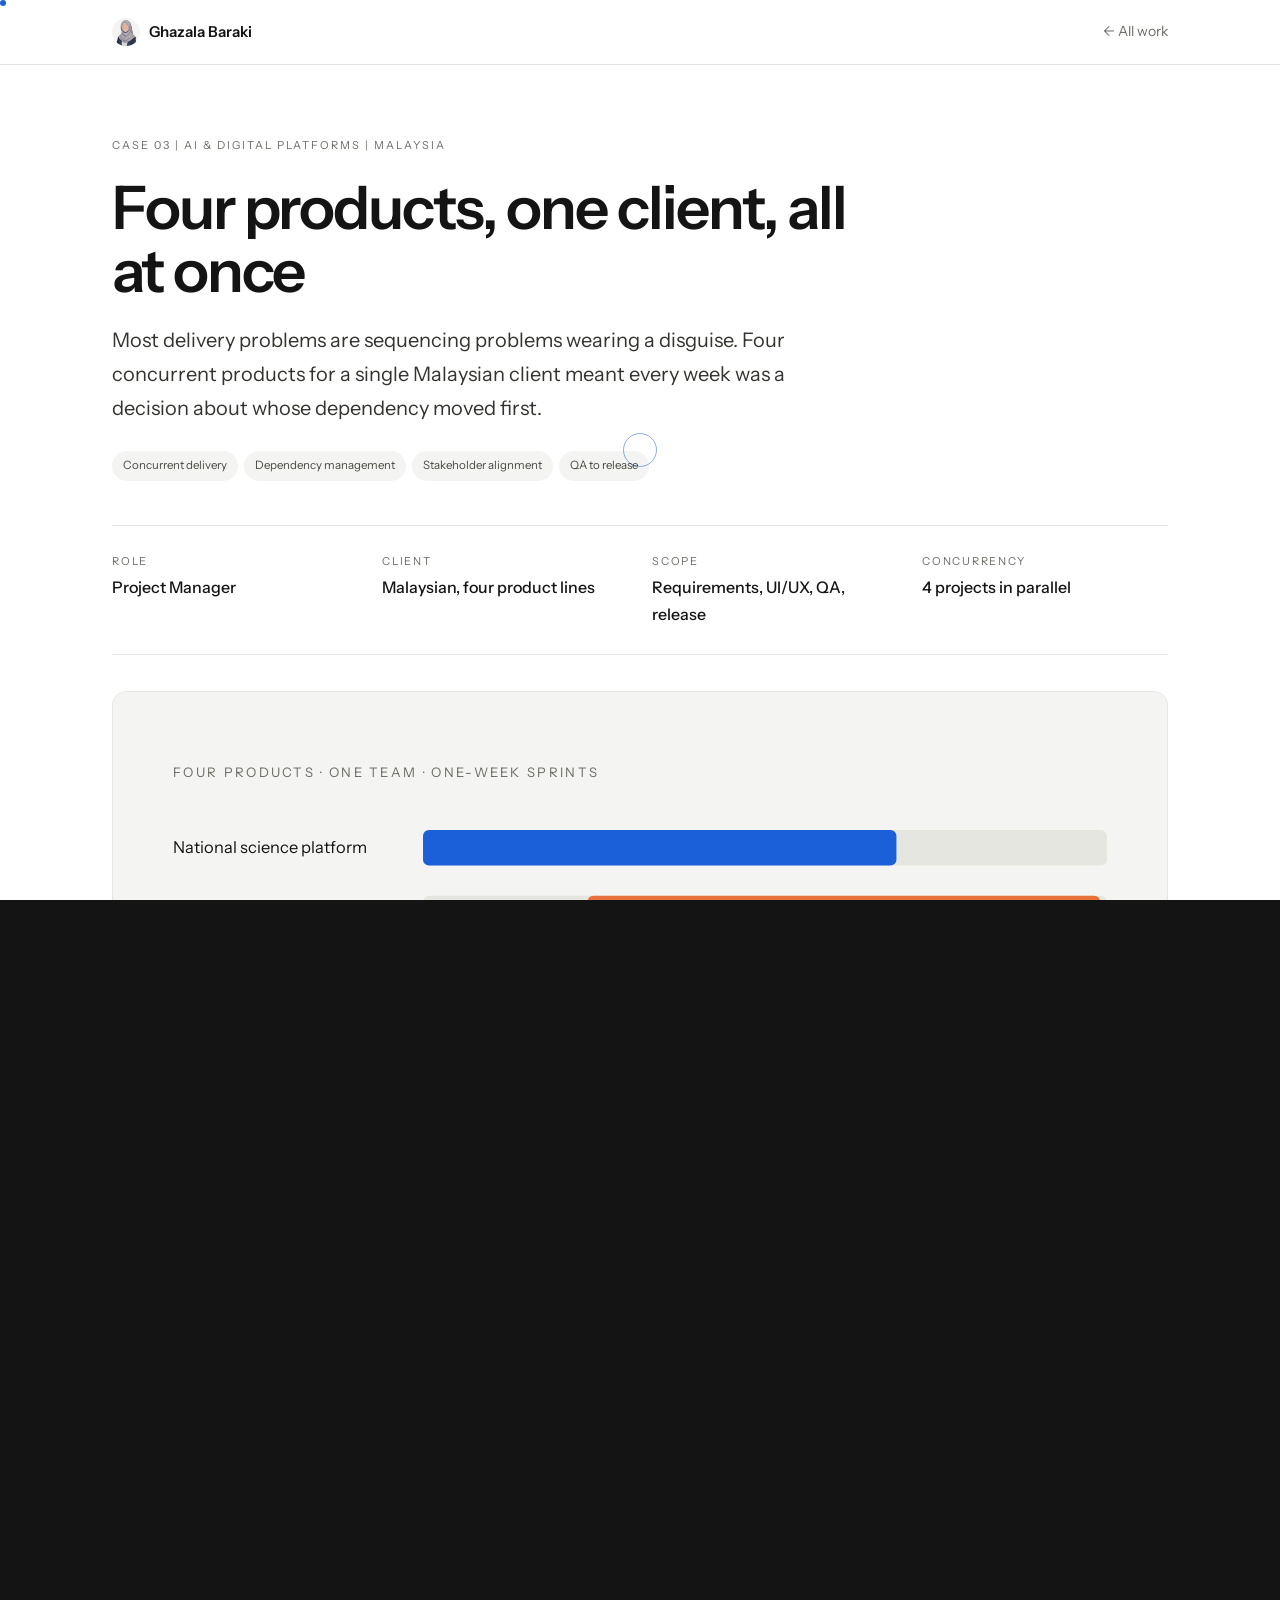
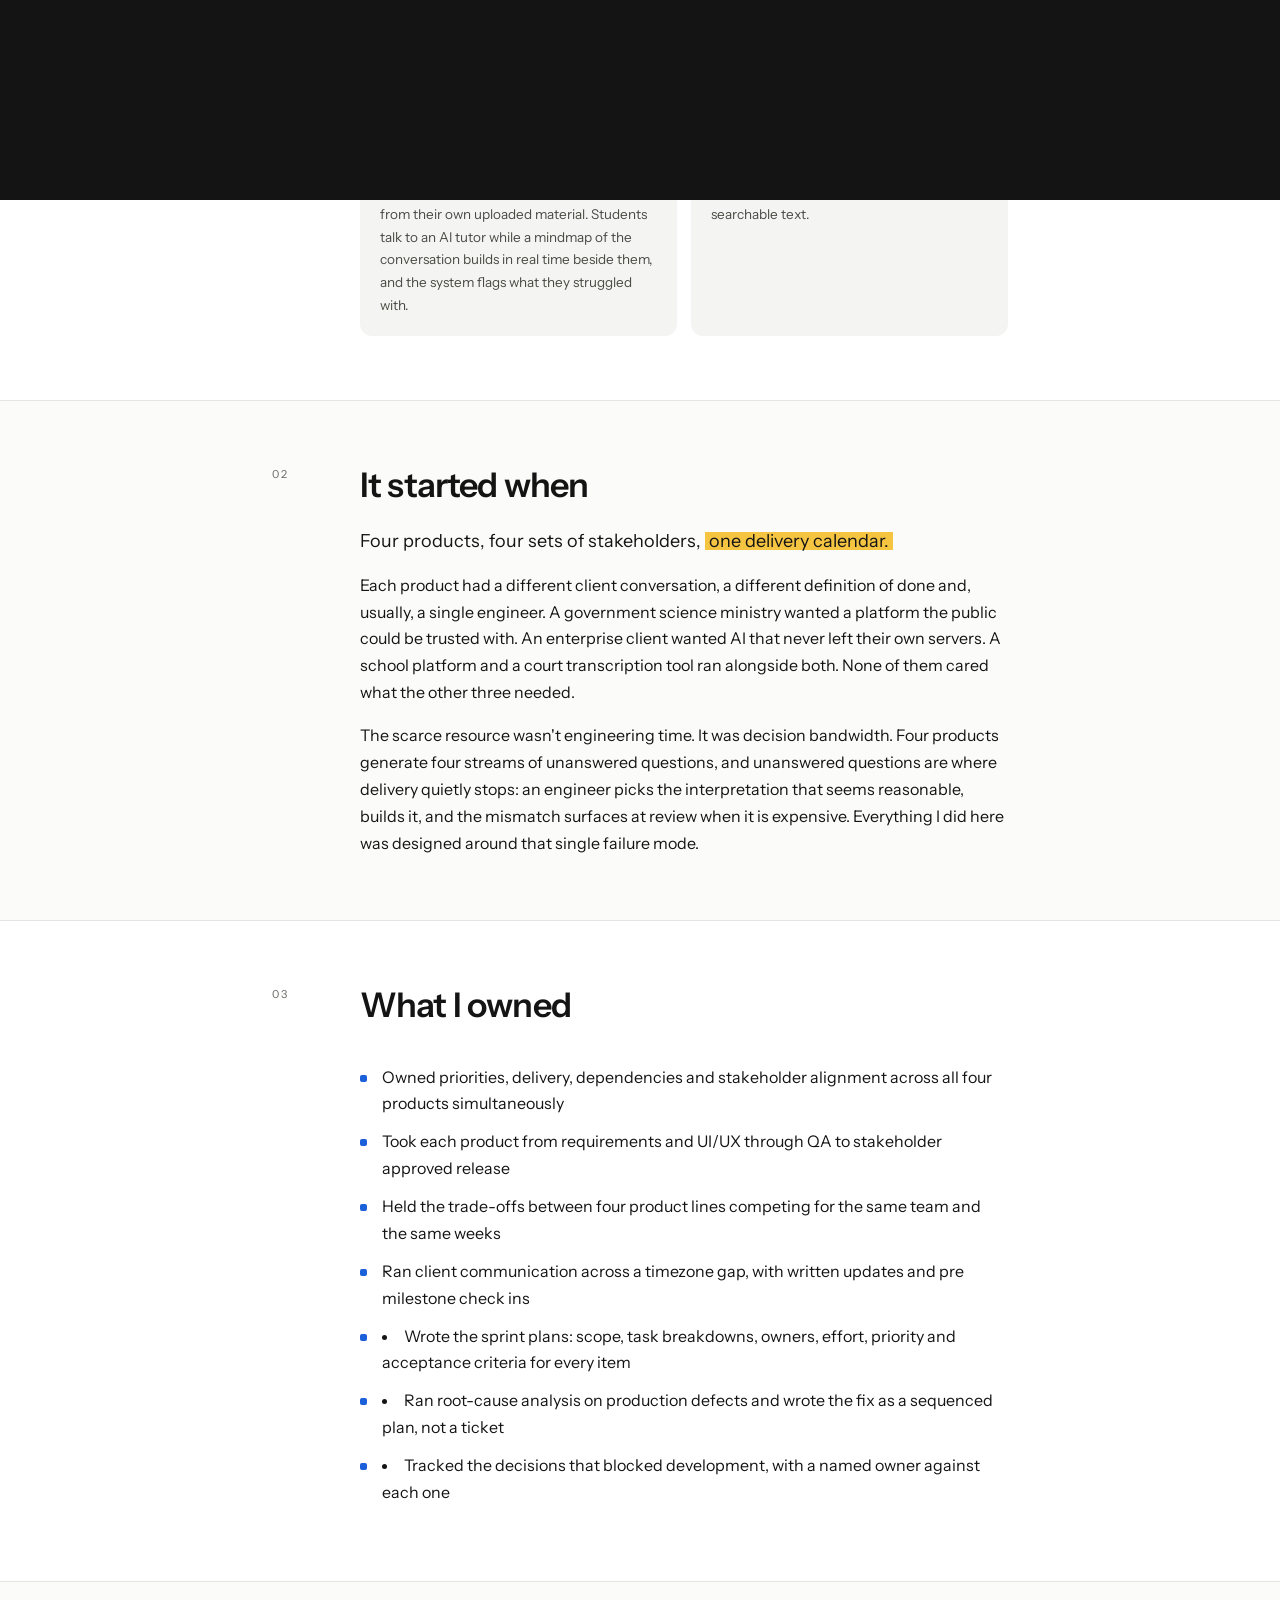
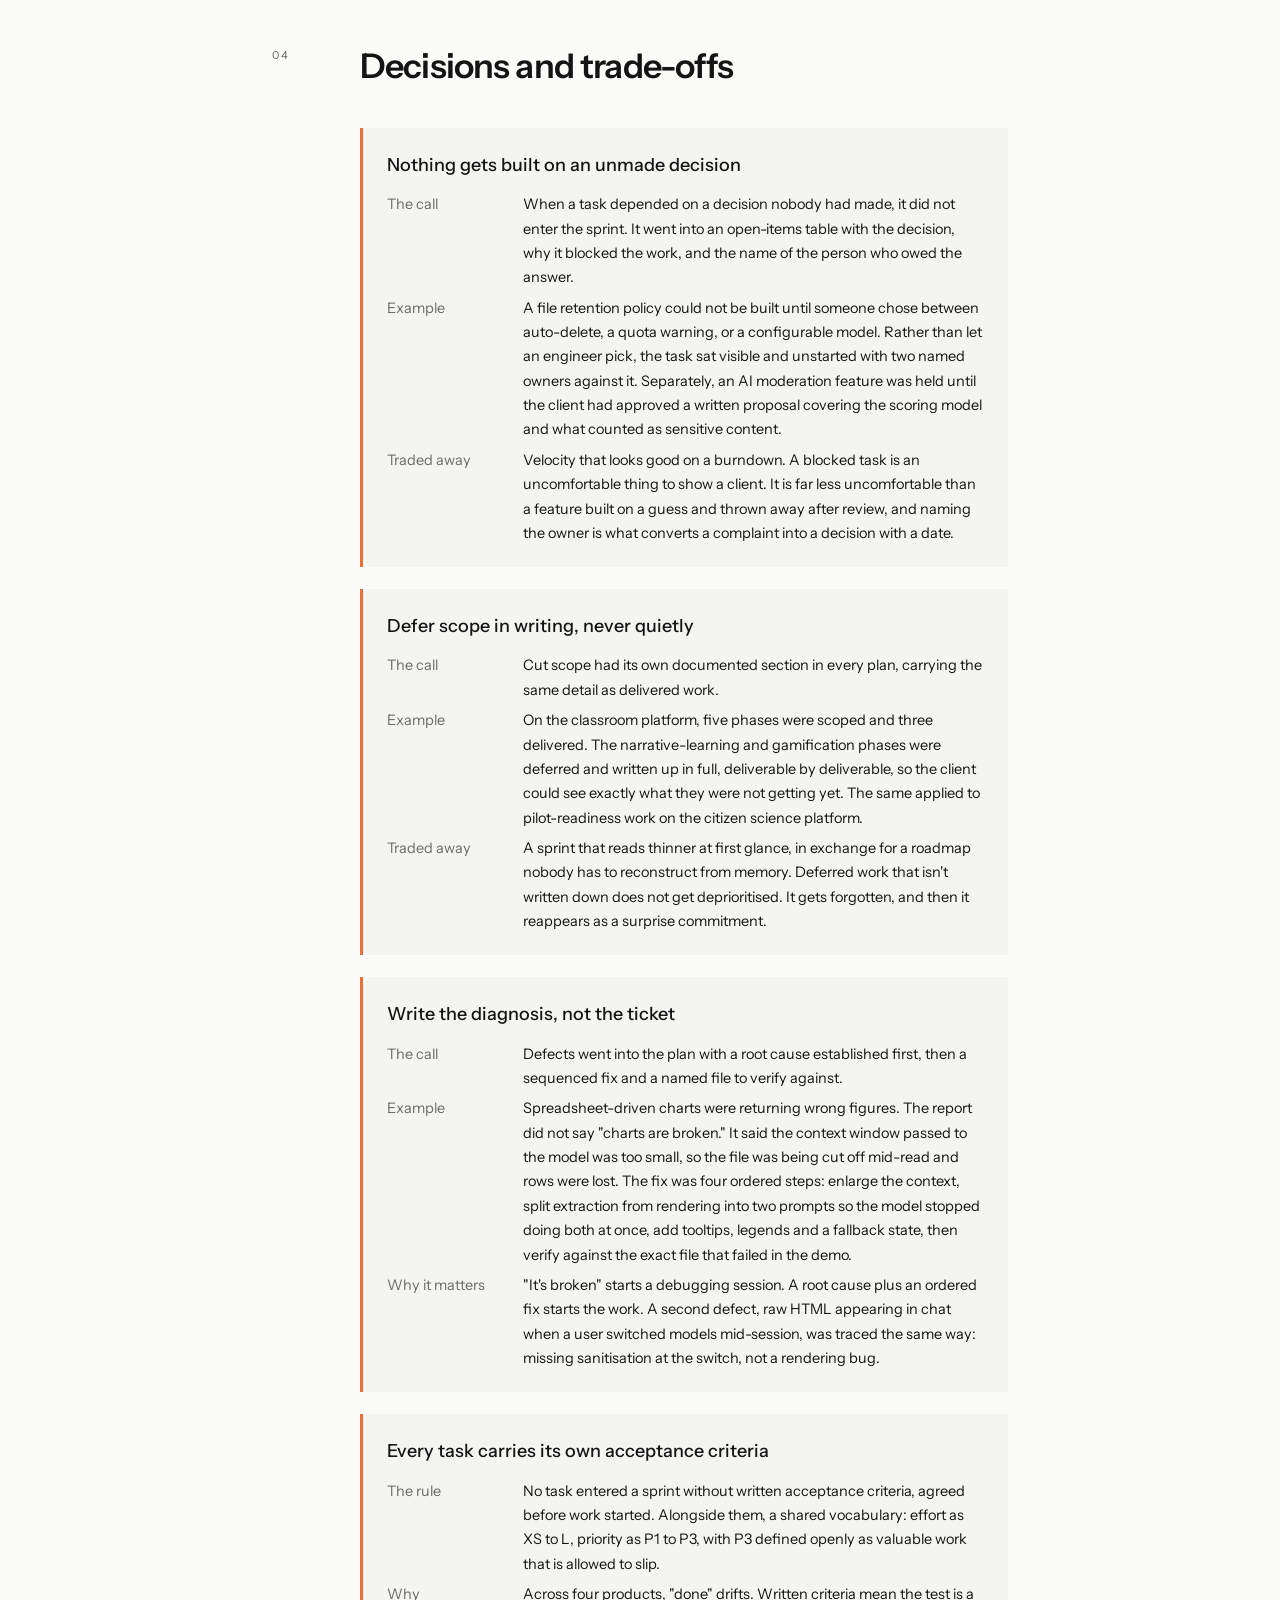
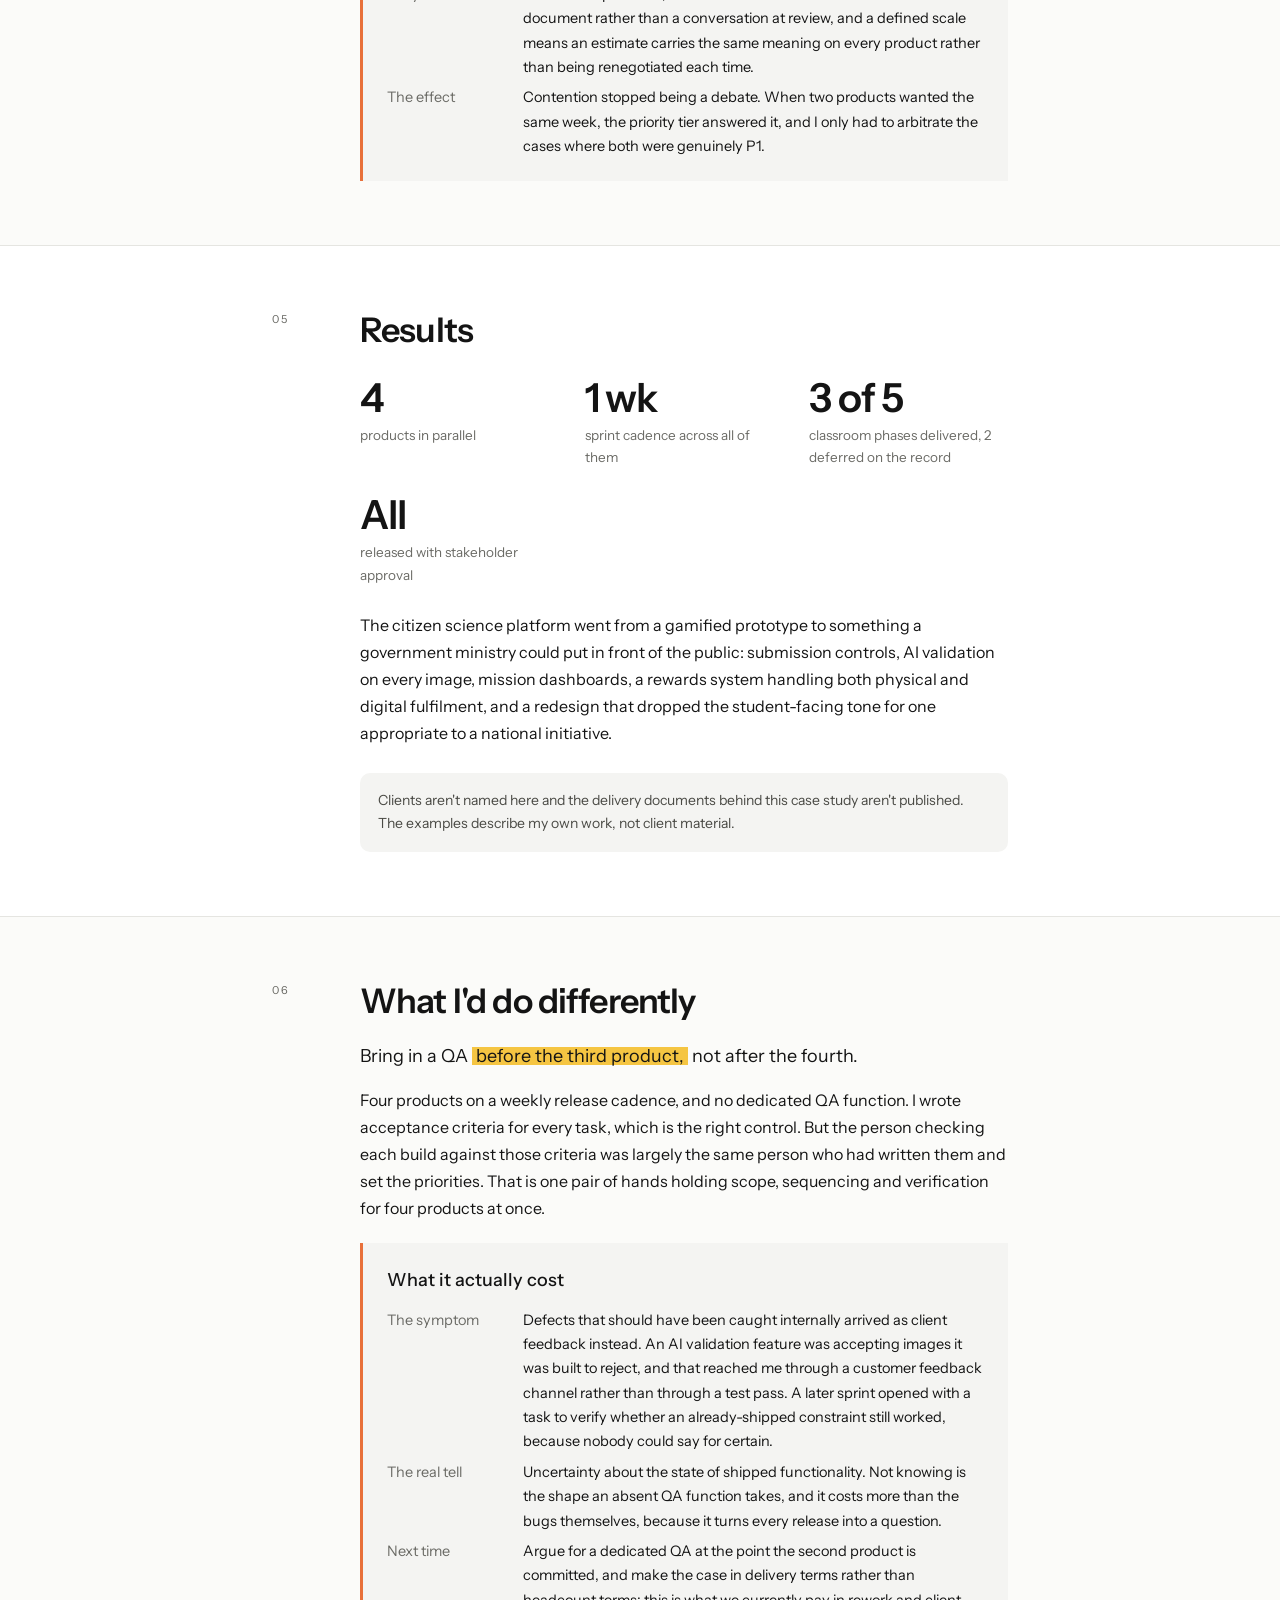
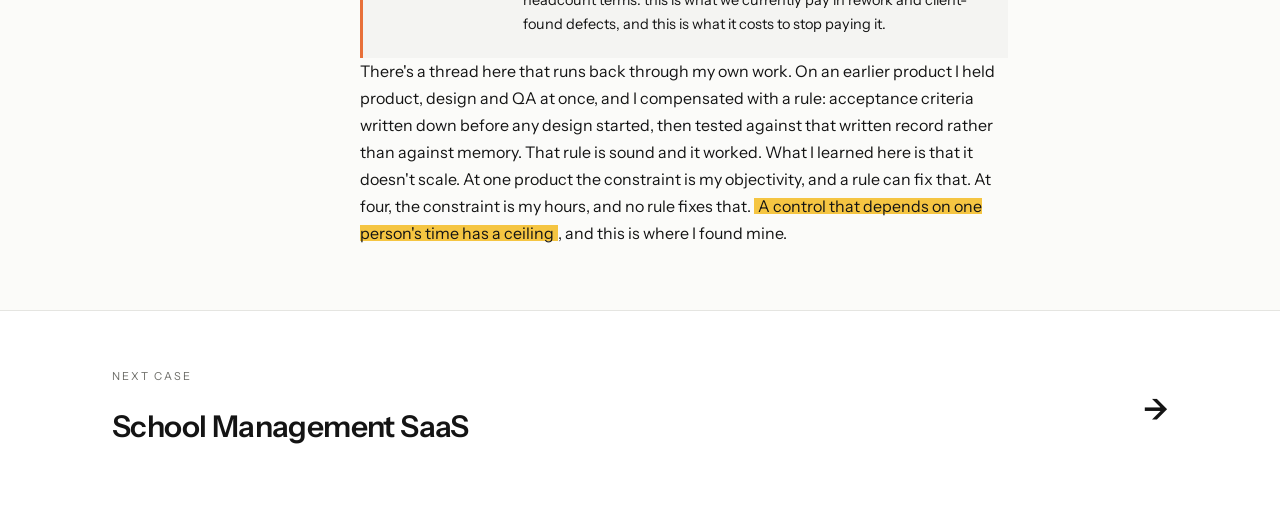
<file: case-concurrent-delivery.html>
<!DOCTYPE html>
<html lang="en">
<head>
<meta charset="UTF-8">
<meta name="viewport" content="width=device-width, initial-scale=1.0">
<title>Concurrent Delivery | Case study | Ghazala Baraki</title>
<meta name="description" content="Four AI and digital platform products for one Malaysian client, running in parallel.">
<link rel="preconnect" href="https://fonts.googleapis.com">
<link rel="preconnect" href="https://fonts.gstatic.com" crossorigin>
<link href="https://fonts.googleapis.com/css2?family=Instrument+Sans:ital,wght@0,400;0,500;0,600;1,400&display=swap" rel="stylesheet">
<link rel="stylesheet" href="case.css">
<link rel="stylesheet" href="motion.css">
</head>
<body>

<nav><div class="wrap"><a href="index.html" class="mark"><img class="mark-av" src="avatar.png" alt="">Ghazala Baraki</a><a href="index.html#work" class="back">← All work</a></div></nav>

<header>
  <div class="wrap">
    <p class="crumb rv">Case 03 | AI &amp; digital platforms | Malaysia</p>
    <h1 class="rv">Four products, one client, all at once</h1>
    <p class="sub rv">Most delivery problems are sequencing problems wearing a disguise. Four concurrent products for a single Malaysian client meant every week was a decision about whose dependency moved first.</p>
    <div class="tags rv">
      <span class="tag">Concurrent delivery</span><span class="tag">Dependency management</span>
      <span class="tag">Stakeholder alignment</span><span class="tag">QA to release</span>
    </div>
    <div class="facts rv">
      <div><p class="fk">Role</p><p class="fv">Project Manager</p></div>
      <div><p class="fk">Client</p><p class="fv">Malaysian, four product lines</p></div>
      <div><p class="fk">Scope</p><p class="fv">Requirements, UI/UX, QA, release</p></div>
      <div><p class="fk">Concurrency</p><p class="fv">4 projects in parallel</p></div>
    </div>
    <svg class="hero-img rv" viewBox="0 0 1600 800" role="img" aria-label="FOUR PRODUCTS · ONE TEAM · ONE-WEEK SPRINTS"><rect width="1600" height="800" fill="#F4F4F2"/><text x="90" y="130" font-size="20" letter-spacing="3.5" fill="#6B6B66">FOUR PRODUCTS · ONE TEAM · ONE-WEEK SPRINTS</text><text x="90" y="245" font-size="25" fill="#141414">National science platform</text><rect x="470" y="210" width="1040" height="54" rx="9" fill="#E6E6E1"/><rect x="470" y="210" width="720" height="54" rx="9" fill="#1B5FD9"/><text x="90" y="345" font-size="25" fill="#141414">On-premise AI workspace</text><rect x="470" y="310" width="1040" height="54" rx="9" fill="#E6E6E1"/><rect x="720" y="310" width="780" height="54" rx="9" fill="#E8703A"/><text x="90" y="445" font-size="25" fill="#141414">AI teaching platform</text><rect x="470" y="410" width="1040" height="54" rx="9" fill="#E6E6E1"/><rect x="470" y="410" width="500" height="54" rx="9" fill="#C9A227"/><text x="90" y="545" font-size="25" fill="#141414">Court transcription tool</text><rect x="470" y="510" width="1040" height="54" rx="9" fill="#E6E6E1"/><rect x="1000" y="510" width="430" height="54" rx="9" fill="#141414"/><line x1="90" y1="620" x2="1510" y2="620" stroke="#E0E0DA" stroke-width="1.5"/><rect x="90" y="655" width="400" height="54" rx="27" fill="#fff"/><text x="290" y="689" font-size="24" fill="#3A3A36" text-anchor="middle">P1 · must complete this sprint</text><rect x="510" y="655" width="330" height="54" rx="27" fill="#fff"/><text x="675" y="689" font-size="24" fill="#3A3A36" text-anchor="middle">P2 · within the cycle</text><rect x="860" y="655" width="370" height="54" rx="27" fill="#fff"/><text x="1045" y="689" font-size="24" fill="#3A3A36" text-anchor="middle">P3 · can slip, on purpose</text><rect x="1250" y="655" width="260" height="54" rx="27" fill="#fff"/><text x="1380" y="689" font-size="24" fill="#3A3A36" text-anchor="middle">S · M · L effort</text></svg>
  </div>
</header>

<section>
  <div class="wrap narrow">
    <p class="snum rv">01</p>
    <h2 class="rv">The four</h2>
    <div class="mile">
      <div class="mcard rv"><p class="mnum">01</p><h3>National science platform</h3><p>A national platform where the public contributes scientific data. Members of the public join missions, photograph a polluted river or log a species, and AI checks each image is actually relevant before it enters the dataset. Points earned are redeemable for physical and digital rewards.</p></div>
      <div class="mcard rv"><p class="mnum">02</p><h3>On-premise AI workspace</h3><p>An on-premise AI workspace for organisations that can't send their data to a public model. Multi-model chat, document and spreadsheet analysis, generated charts and exportable reports, with admin controls over how it's used.</p></div>
      <div class="mcard rv"><p class="mnum">03</p><h3>AI teaching platform</h3><p>An LLM teaching platform. Teachers generate slides, quizzes and study guides from their own uploaded material. Students talk to an AI tutor while a mindmap of the conversation builds in real time beside them, and the system flags what they struggled with.</p></div>
      <div class="mcard rv"><p class="mnum">04</p><h3>Court transcription tool</h3><p>An application for transcribing court proceedings, turning spoken record into searchable text.</p></div>
    </div>
  </div>
</section>

<section>
  <div class="wrap narrow">
    <p class="snum rv">02</p>
    <h2 class="rv">It started when</h2>
    <p class="lead rv">Four products, four sets of stakeholders, <span class="hl">one delivery calendar.</span></p>
    <p class="rv">Each product had a different client conversation, a different definition of done and, usually, a single engineer. A government science ministry wanted a platform the public could be trusted with. An enterprise client wanted AI that never left their own servers. A school platform and a court transcription tool ran alongside both. None of them cared what the other three needed.</p>
    <p class="rv">The scarce resource wasn't engineering time. It was decision bandwidth. Four products generate four streams of unanswered questions, and unanswered questions are where delivery quietly stops: an engineer picks the interpretation that seems reasonable, builds it, and the mismatch surfaces at review when it is expensive. Everything I did here was designed around that single failure mode.</p>
  </div>
</section>

<section>
  <div class="wrap narrow">
    <p class="snum rv">03</p>
    <h2 class="rv">What I owned</h2>
    <ul class="rv">
      <li>Owned priorities, delivery, dependencies and stakeholder alignment across all four products simultaneously</li>
      <li>Took each product from requirements and UI/UX through QA to stakeholder approved release</li>
      <li>Held the trade-offs between four product lines competing for the same team and the same weeks</li>
      <li>Ran client communication across a timezone gap, with written updates and pre milestone check ins</li>
    </ul>
    <li>Wrote the sprint plans: scope, task breakdowns, owners, effort, priority and acceptance criteria for every item</li>
      <li>Ran root-cause analysis on production defects and wrote the fix as a sequenced plan, not a ticket</li>
      <li>Tracked the decisions that blocked development, with a named owner against each one</li>
  </div>
</section>

<section>
  <div class="wrap narrow">
    <p class="snum rv">04</p>
    <h2 class="rv">Decisions and trade-offs</h2>

    <div class="dec rv">
      <h3>Nothing gets built on an unmade decision</h3>
      <div class="dl">
        <span class="dt">The call</span><span>When a task depended on a decision nobody had made, it did not enter the sprint. It went into an open-items table with the decision, why it blocked the work, and the name of the person who owed the answer.</span>
        <span class="dt">Example</span><span>A file retention policy could not be built until someone chose between auto-delete, a quota warning, or a configurable model. Rather than let an engineer pick, the task sat visible and unstarted with two named owners against it. Separately, an AI moderation feature was held until the client had approved a written proposal covering the scoring model and what counted as sensitive content.</span>
        <span class="dt">Traded away</span><span>Velocity that looks good on a burndown. A blocked task is an uncomfortable thing to show a client. It is far less uncomfortable than a feature built on a guess and thrown away after review, and naming the owner is what converts a complaint into a decision with a date.</span>
      </div>
    </div>

    <div class="dec rv">
      <h3>Defer scope in writing, never quietly</h3>
      <div class="dl">
        <span class="dt">The call</span><span>Cut scope had its own documented section in every plan, carrying the same detail as delivered work.</span>
        <span class="dt">Example</span><span>On the classroom platform, five phases were scoped and three delivered. The narrative-learning and gamification phases were deferred and written up in full, deliverable by deliverable, so the client could see exactly what they were not getting yet. The same applied to pilot-readiness work on the citizen science platform.</span>
        <span class="dt">Traded away</span><span>A sprint that reads thinner at first glance, in exchange for a roadmap nobody has to reconstruct from memory. Deferred work that isn't written down does not get deprioritised. It gets forgotten, and then it reappears as a surprise commitment.</span>
      </div>
    </div>

    <div class="dec rv">
      <h3>Write the diagnosis, not the ticket</h3>
      <div class="dl">
        <span class="dt">The call</span><span>Defects went into the plan with a root cause established first, then a sequenced fix and a named file to verify against.</span>
        <span class="dt">Example</span><span>Spreadsheet-driven charts were returning wrong figures. The report did not say "charts are broken." It said the context window passed to the model was too small, so the file was being cut off mid-read and rows were lost. The fix was four ordered steps: enlarge the context, split extraction from rendering into two prompts so the model stopped doing both at once, add tooltips, legends and a fallback state, then verify against the exact file that failed in the demo.</span>
        <span class="dt">Why it matters</span><span>"It's broken" starts a debugging session. A root cause plus an ordered fix starts the work. A second defect, raw HTML appearing in chat when a user switched models mid-session, was traced the same way: missing sanitisation at the switch, not a rendering bug.</span>
      </div>
    </div>

    <div class="dec rv">
      <h3>Every task carries its own acceptance criteria</h3>
      <div class="dl">
        <span class="dt">The rule</span><span>No task entered a sprint without written acceptance criteria, agreed before work started. Alongside them, a shared vocabulary: effort as XS to L, priority as P1 to P3, with P3 defined openly as valuable work that is allowed to slip.</span>
        <span class="dt">Why</span><span>Across four products, "done" drifts. Written criteria mean the test is a document rather than a conversation at review, and a defined scale means an estimate carries the same meaning on every product rather than being renegotiated each time.</span>
        <span class="dt">The effect</span><span>Contention stopped being a debate. When two products wanted the same week, the priority tier answered it, and I only had to arbitrate the cases where both were genuinely P1.</span>
      </div>
    </div>
  </div>
</section>

<section>
  <div class="wrap narrow">
    <p class="snum rv">05</p>
    <h2 class="rv">Results</h2>
    <div class="res rv">
      <div><p class="rn" data-to="4">0</p><p class="rl">products in parallel</p></div>
      <div><p class="rn">1 wk</p><p class="rl">sprint cadence across all of them</p></div>
      <div><p class="rn">3 of 5</p><p class="rl">classroom phases delivered, 2 deferred on the record</p></div>
      <div><p class="rn">All</p><p class="rl">released with stakeholder approval</p></div>
    </div>
    <p class="rv" style="margin-top:26px">The citizen science platform went from a gamified prototype to something a government ministry could put in front of the public: submission controls, AI validation on every image, mission dashboards, a rewards system handling both physical and digital fulfilment, and a redesign that dropped the student-facing tone for one appropriate to a national initiative.</p>
    <p class="note rv">Clients aren't named here and the delivery documents behind this case study aren't published. The examples describe my own work, not client material.</p>
  </div>
</section>

<section>
  <div class="wrap narrow">
    <p class="snum rv">06</p>
    <h2 class="rv">What I'd do differently</h2>
    <p class="lead rv">Bring in a QA <span class="hl">before the third product,</span> not after the fourth.</p>
    <p class="rv">Four products on a weekly release cadence, and no dedicated QA function. I wrote acceptance criteria for every task, which is the right control. But the person checking each build against those criteria was largely the same person who had written them and set the priorities. That is one pair of hands holding scope, sequencing and verification for four products at once.</p>
    <div class="dec rv">
      <h3>What it actually cost</h3>
      <div class="dl">
        <span class="dt">The symptom</span><span>Defects that should have been caught internally arrived as client feedback instead. An AI validation feature was accepting images it was built to reject, and that reached me through a customer feedback channel rather than through a test pass. A later sprint opened with a task to verify whether an already-shipped constraint still worked, because nobody could say for certain.</span>
        <span class="dt">The real tell</span><span>Uncertainty about the state of shipped functionality. Not knowing is the shape an absent QA function takes, and it costs more than the bugs themselves, because it turns every release into a question.</span>
        <span class="dt">Next time</span><span>Argue for a dedicated QA at the point the second product is committed, and make the case in delivery terms rather than headcount terms: this is what we currently pay in rework and client-found defects, and this is what it costs to stop paying it.</span>
      </div>
    </div>
    <p class="rv">There's a thread here that runs back through my own work. On an earlier product I held product, design and QA at once, and I compensated with a rule: acceptance criteria written down before any design started, then tested against that written record rather than against memory. That rule is sound and it worked. What I learned here is that it doesn't scale. At one product the constraint is my objectivity, and a rule can fix that. At four, the constraint is my hours, and no rule fixes that. <span class="hl">A control that depends on one person's time has a ceiling</span>, and this is where I found mine.</p>
  </div>
</section>

<div class="nextnav">
  <div class="wrap">
    <a class="nx rv" href="case-school-saas.html">
      <span><p class="nxl">Next case</p><p class="nxt">School Management SaaS</p></span><span class="nxt">→</span>
    </a>
  </div>
</div>

<div class="cur" id="cur"></div><div class="curdot" id="curdot"></div>
<script src="case.js"></script>
<script src="motion.js"></script>
</body>
</html>
</file>
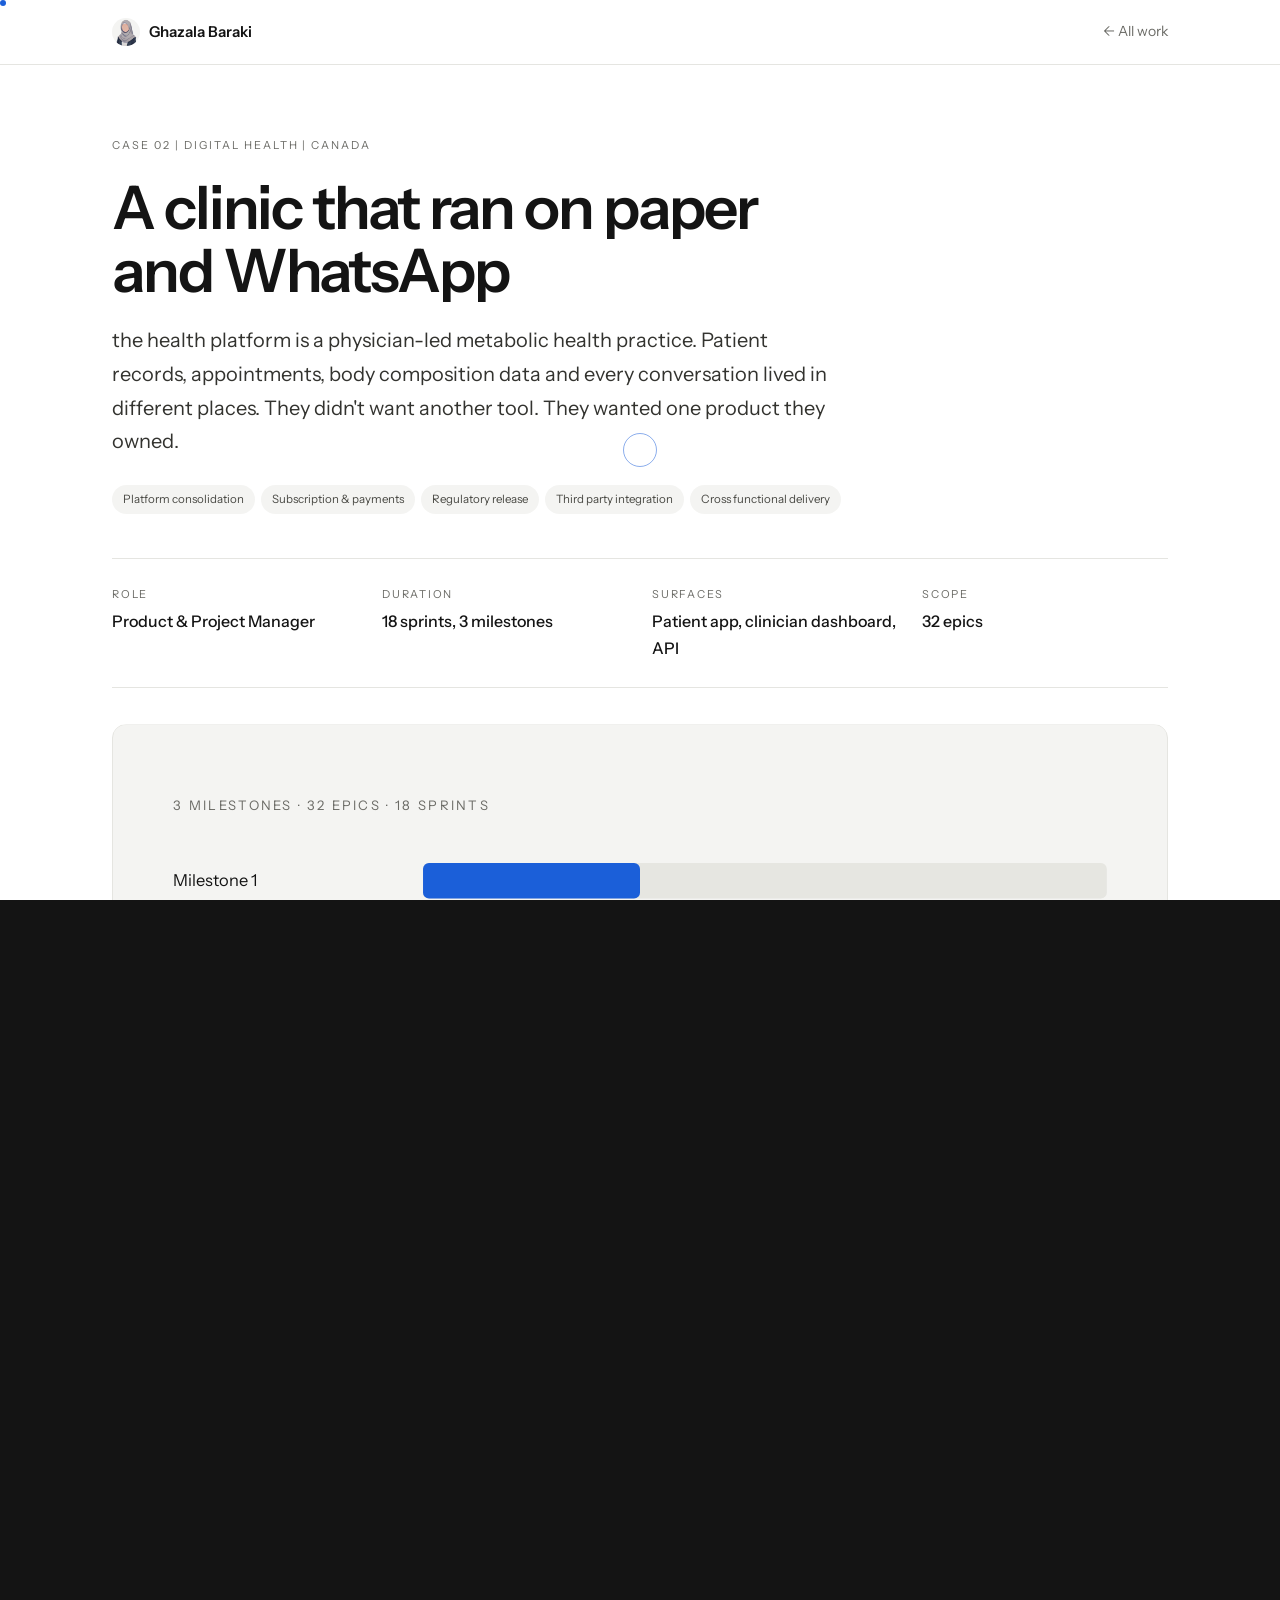
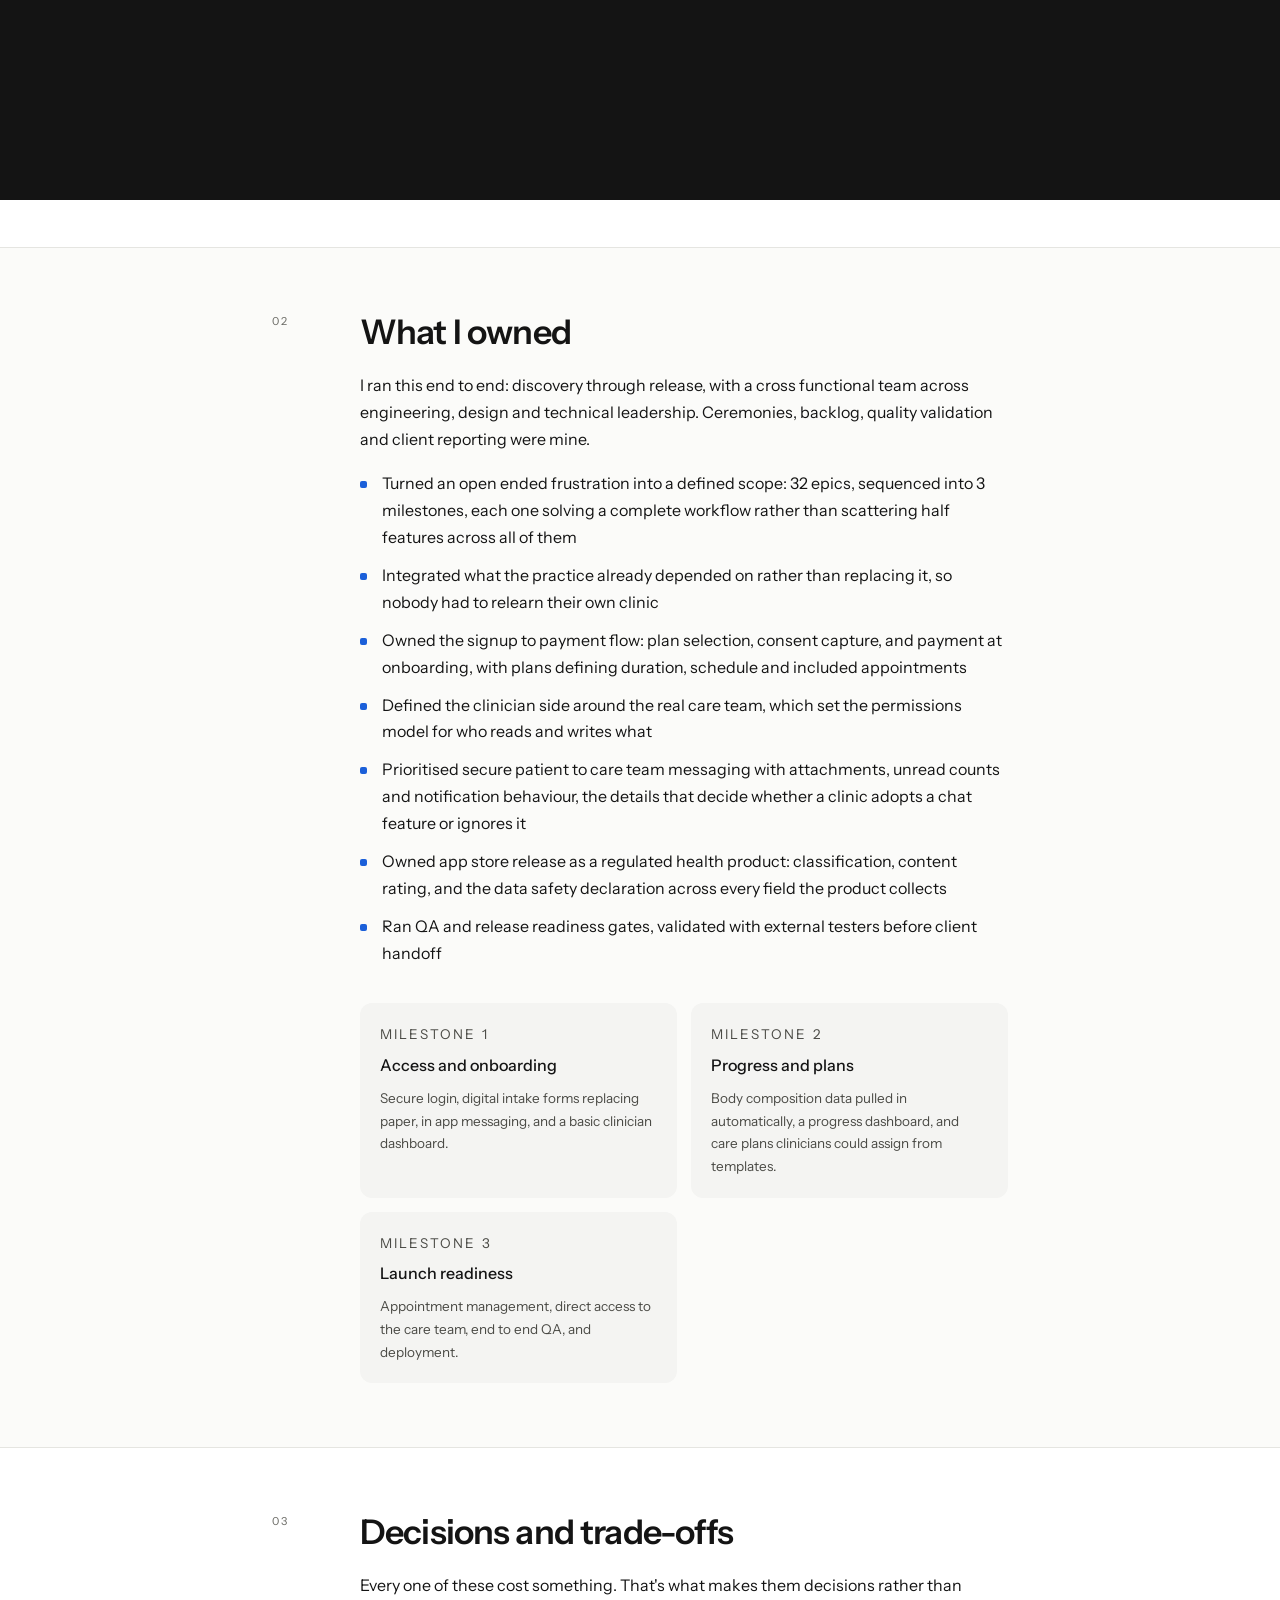
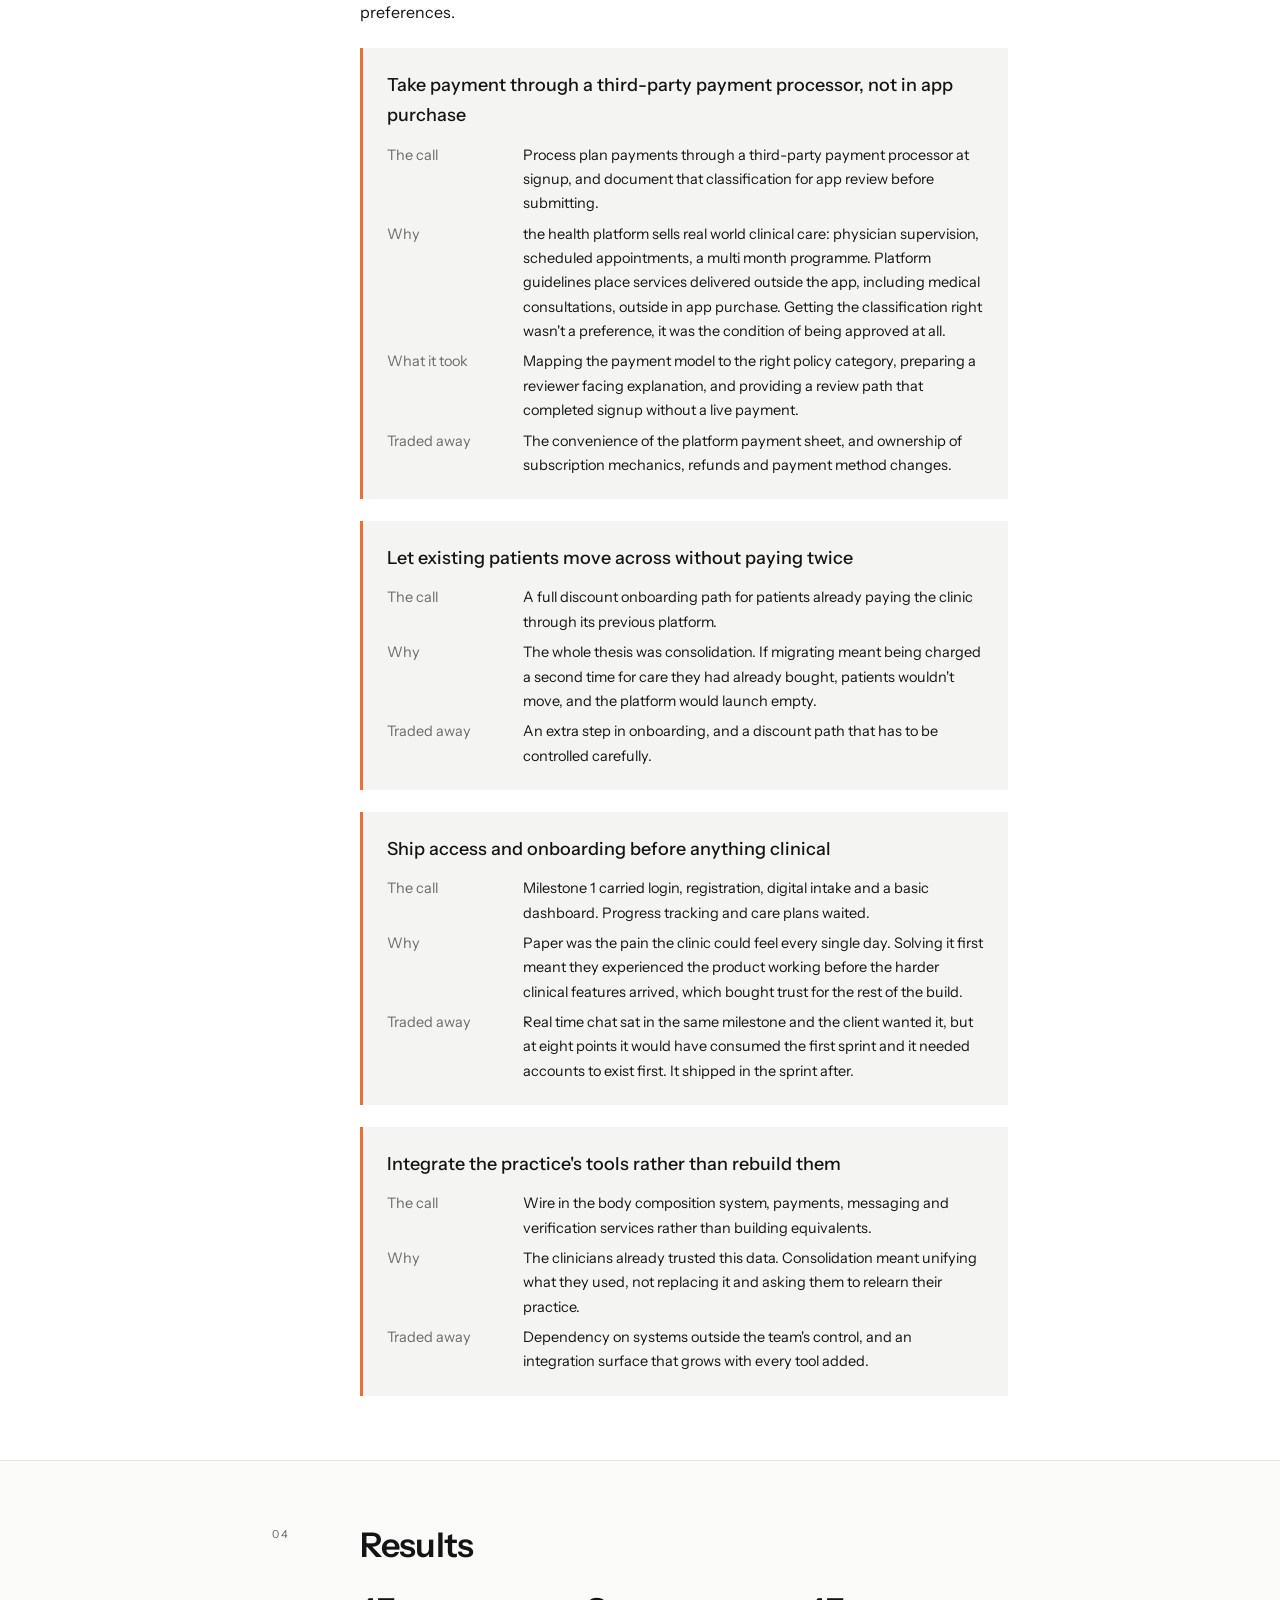
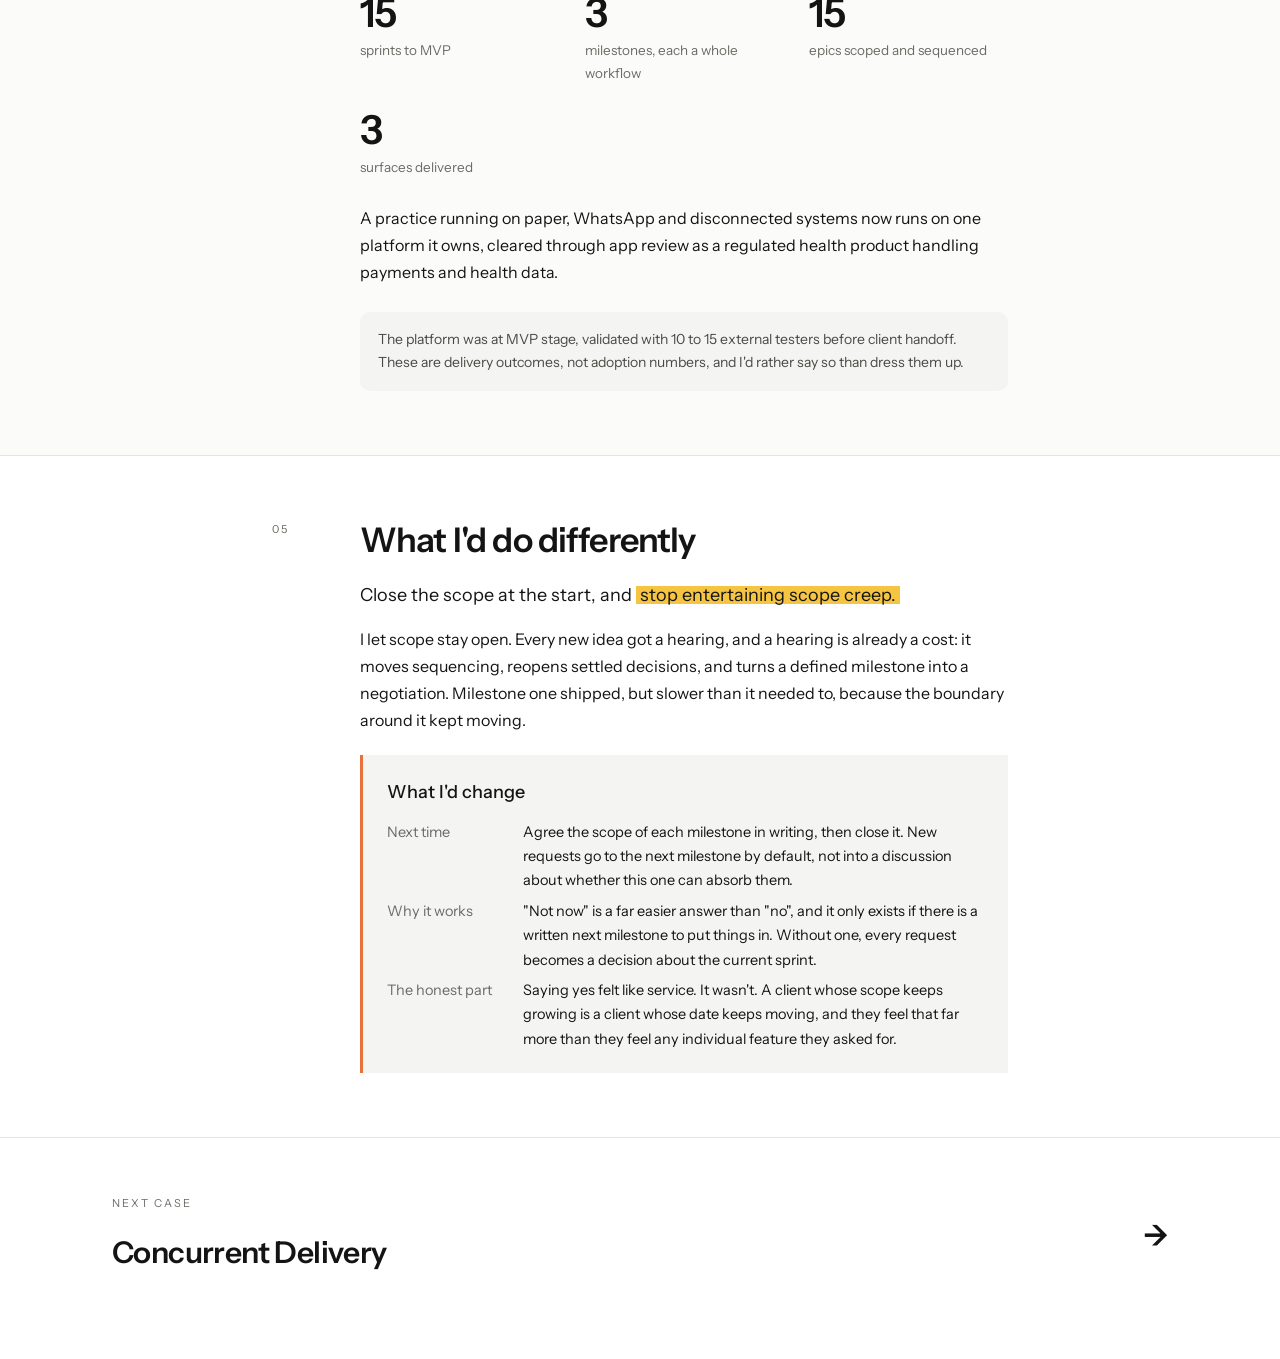
<file: case-digital-health.html>
<!DOCTYPE html>
<html lang="en">
<head>
<meta charset="UTF-8">
<meta name="viewport" content="width=device-width, initial-scale=1.0">
<title>Digital Health Platform | Case study | Ghazala Baraki</title>
<meta name="description" content="A clinic running on paper and WhatsApp, consolidated into one owned platform across 3 milestones and 18 sprints.">
<link rel="preconnect" href="https://fonts.googleapis.com">
<link rel="preconnect" href="https://fonts.gstatic.com" crossorigin>
<link href="https://fonts.googleapis.com/css2?family=Instrument+Sans:ital,wght@0,400;0,500;0,600;1,400&display=swap" rel="stylesheet">
<link rel="stylesheet" href="case.css">
<link rel="stylesheet" href="motion.css">
</head>
<body>

<nav><div class="wrap"><a href="index.html" class="mark"><img class="mark-av" src="avatar.png" alt="">Ghazala Baraki</a><a href="index.html#work" class="back">← All work</a></div></nav>

<header>
  <div class="wrap">
    <p class="crumb rv">Case 02 | Digital health | Canada</p>
    <h1 class="rv">A clinic that ran on paper and WhatsApp</h1>
    <p class="sub rv">the health platform is a physician-led metabolic health practice. Patient records, appointments, body composition data and every conversation lived in different places. They didn't want another tool. They wanted one product they owned.</p>
    <div class="tags rv">
      <span class="tag">Platform consolidation</span><span class="tag">Subscription &amp; payments</span>
      <span class="tag">Regulatory release</span><span class="tag">Third party integration</span><span class="tag">Cross functional delivery</span>
    </div>
    <div class="facts rv">
      <div><p class="fk">Role</p><p class="fv">Product &amp; Project Manager</p></div>
      <div><p class="fk">Duration</p><p class="fv">18 sprints, 3 milestones</p></div>
      <div><p class="fk">Surfaces</p><p class="fv">Patient app, clinician dashboard, API</p></div>
      <div><p class="fk">Scope</p><p class="fv">32 epics</p></div>
    </div>
    <svg class="hero-img rv" viewBox="0 0 1600 800" role="img" aria-label="3 MILESTONES · 32 EPICS · 18 SPRINTS"><rect width="1600" height="800" fill="#F4F4F2"/><text x="90" y="130" font-size="20" letter-spacing="3.5" fill="#6B6B66">3 MILESTONES · 32 EPICS · 18 SPRINTS</text><text x="90" y="245" font-size="25" fill="#141414">Milestone 1</text><rect x="470" y="210" width="1040" height="54" rx="9" fill="#E6E6E1"/><rect x="470" y="210" width="330" height="54" rx="9" fill="#1B5FD9"/><text x="90" y="345" font-size="25" fill="#141414">Milestone 2</text><rect x="470" y="310" width="1040" height="54" rx="9" fill="#E6E6E1"/><rect x="700" y="310" width="380" height="54" rx="9" fill="#E8703A"/><text x="90" y="445" font-size="25" fill="#141414">Milestone 3</text><rect x="470" y="410" width="1040" height="54" rx="9" fill="#E6E6E1"/><rect x="1010" y="410" width="500" height="54" rx="9" fill="#C9A227"/><text x="90" y="545" font-size="25" fill="#141414">App review</text><rect x="470" y="510" width="1040" height="54" rx="9" fill="#E6E6E1"/><rect x="1260" y="510" width="250" height="54" rx="9" fill="#141414"/><line x1="90" y1="620" x2="1510" y2="620" stroke="#E0E0DA" stroke-width="1.5"/><rect x="90" y="655" width="420" height="54" rx="27" fill="#fff"/><text x="300" y="689" font-size="24" fill="#3A3A36" text-anchor="middle">Access and onboarding</text><rect x="530" y="655" width="250" height="54" rx="27" fill="#fff"/><text x="655" y="689" font-size="24" fill="#3A3A36" text-anchor="middle">Care plans</text><rect x="800" y="655" width="220" height="54" rx="27" fill="#fff"/><text x="910" y="689" font-size="24" fill="#3A3A36" text-anchor="middle">Payments</text><rect x="1040" y="655" width="470" height="54" rx="27" fill="#fff"/><text x="1275" y="689" font-size="24" fill="#3A3A36" text-anchor="middle">Cleared as a health product</text></svg>
  </div>
</header>

<section>
  <div class="wrap narrow">
    <p class="snum rv">01</p>
    <h2 class="rv">It started when</h2>
    <p class="lead rv">A clinician said, in effect: <span class="hl">everything is on paper and WhatsApp, and I can't see how my patients are actually doing.</span></p>
    <p class="rv">That single sentence contained the whole problem. New patients filled in six pages of paper history that somebody then re-keyed. Conversations happened over WhatsApp, which meant they were scattered across personal phones and impossible to review. Body composition scans lived in the machine that produced them. Appointments lived somewhere else again.</p>
    <p class="rv">Nobody could see a patient's whole journey in one place, least of all the clinicians responsible for it. Every hour spent reconciling systems was an hour not spent on care, and the practice couldn't grow past the limits of manual work.</p>
    <p class="rv">The brief was consolidation. Not a new point solution to add to the pile, but one platform the practice owned, with the tools they already trusted pulled inside it.</p>
  </div>
</section>

<section>
  <div class="wrap narrow">
    <p class="snum rv">02</p>
    <h2 class="rv">What I owned</h2>
    <p class="rv">I ran this end to end: discovery through release, with a cross functional team across engineering, design and technical leadership. Ceremonies, backlog, quality validation and client reporting were mine.</p>
    <ul class="rv">
      <li>Turned an open ended frustration into a defined scope: 32 epics, sequenced into 3 milestones, each one solving a complete workflow rather than scattering half features across all of them</li>
      <li>Integrated what the practice already depended on rather than replacing it, so nobody had to relearn their own clinic</li>
      <li>Owned the signup to payment flow: plan selection, consent capture, and payment at onboarding, with plans defining duration, schedule and included appointments</li>
      <li>Defined the clinician side around the real care team, which set the permissions model for who reads and writes what</li>
      <li>Prioritised secure patient to care team messaging with attachments, unread counts and notification behaviour, the details that decide whether a clinic adopts a chat feature or ignores it</li>
      <li>Owned app store release as a regulated health product: classification, content rating, and the data safety declaration across every field the product collects</li>
      <li>Ran QA and release readiness gates, validated with external testers before client handoff</li>
    </ul>

    <div class="mile">
      <div class="mcard rv"><p class="mnum">MILESTONE 1</p><h3>Access and onboarding</h3><p>Secure login, digital intake forms replacing paper, in app messaging, and a basic clinician dashboard.</p></div>
      <div class="mcard rv"><p class="mnum">MILESTONE 2</p><h3>Progress and plans</h3><p>Body composition data pulled in automatically, a progress dashboard, and care plans clinicians could assign from templates.</p></div>
      <div class="mcard rv"><p class="mnum">MILESTONE 3</p><h3>Launch readiness</h3><p>Appointment management, direct access to the care team, end to end QA, and deployment.</p></div>
    </div>
  </div>
</section>

<section>
  <div class="wrap narrow">
    <p class="snum rv">03</p>
    <h2 class="rv">Decisions and trade-offs</h2>
    <p class="rv">Every one of these cost something. That's what makes them decisions rather than preferences.</p>

    <div class="dec rv">
      <h3>Take payment through a third-party payment processor, not in app purchase</h3>
      <div class="dl">
        <span class="dt">The call</span><span>Process plan payments through a third-party payment processor at signup, and document that classification for app review before submitting.</span>
        <span class="dt">Why</span><span>the health platform sells real world clinical care: physician supervision, scheduled appointments, a multi month programme. Platform guidelines place services delivered outside the app, including medical consultations, outside in app purchase. Getting the classification right wasn't a preference, it was the condition of being approved at all.</span>
        <span class="dt">What it took</span><span>Mapping the payment model to the right policy category, preparing a reviewer facing explanation, and providing a review path that completed signup without a live payment.</span>
        <span class="dt">Traded away</span><span>The convenience of the platform payment sheet, and ownership of subscription mechanics, refunds and payment method changes.</span>
      </div>
    </div>

    <div class="dec rv">
      <h3>Let existing patients move across without paying twice</h3>
      <div class="dl">
        <span class="dt">The call</span><span>A full discount onboarding path for patients already paying the clinic through its previous platform.</span>
        <span class="dt">Why</span><span>The whole thesis was consolidation. If migrating meant being charged a second time for care they had already bought, patients wouldn't move, and the platform would launch empty.</span>
        <span class="dt">Traded away</span><span>An extra step in onboarding, and a discount path that has to be controlled carefully.</span>
      </div>
    </div>

    <div class="dec rv">
      <h3>Ship access and onboarding before anything clinical</h3>
      <div class="dl">
        <span class="dt">The call</span><span>Milestone 1 carried login, registration, digital intake and a basic dashboard. Progress tracking and care plans waited.</span>
        <span class="dt">Why</span><span>Paper was the pain the clinic could feel every single day. Solving it first meant they experienced the product working before the harder clinical features arrived, which bought trust for the rest of the build.</span>
        <span class="dt">Traded away</span><span>Real time chat sat in the same milestone and the client wanted it, but at eight points it would have consumed the first sprint and it needed accounts to exist first. It shipped in the sprint after.</span>
      </div>
    </div>

    <div class="dec rv">
      <h3>Integrate the practice's tools rather than rebuild them</h3>
      <div class="dl">
        <span class="dt">The call</span><span>Wire in the body composition system, payments, messaging and verification services rather than building equivalents.</span>
        <span class="dt">Why</span><span>The clinicians already trusted this data. Consolidation meant unifying what they used, not replacing it and asking them to relearn their practice.</span>
        <span class="dt">Traded away</span><span>Dependency on systems outside the team's control, and an integration surface that grows with every tool added.</span>
      </div>
    </div>
  </div>
</section>

<section>
  <div class="wrap narrow">
    <p class="snum rv">04</p>
    <h2 class="rv">Results</h2>
    <div class="res rv">
      <div><p class="rn" data-to="18">0</p><p class="rl">sprints to MVP</p></div>
      <div><p class="rn" data-to="3">0</p><p class="rl">milestones, each a whole workflow</p></div>
      <div><p class="rn" data-to="32">0</p><p class="rl">epics scoped and sequenced</p></div>
      <div><p class="rn" data-to="3">0</p><p class="rl">surfaces delivered</p></div>
    </div>
    <p class="rv" style="margin-top:26px">A practice running on paper, WhatsApp and disconnected systems now runs on one platform it owns, cleared through app review as a regulated health product handling payments and health data.</p>
    <p class="note rv">The platform was at MVP stage, validated with 10 to 15 external testers before client handoff. These are delivery outcomes, not adoption numbers, and I'd rather say so than dress them up.</p>
  </div>
</section>

<section>
  <div class="wrap narrow">
    <p class="snum rv">05</p>
    <h2 class="rv">What I'd do differently</h2>
    <p class="lead rv">Close the scope at the start, and <span class="hl">stop entertaining scope creep.</span></p>
    <p class="rv">I let scope stay open. Every new idea got a hearing, and a hearing is already a cost: it moves sequencing, reopens settled decisions, and turns a defined milestone into a negotiation. Milestone one shipped, but slower than it needed to, because the boundary around it kept moving.</p>
    <div class="dec rv">
      <h3>What I'd change</h3>
      <div class="dl">
        <span class="dt">Next time</span><span>Agree the scope of each milestone in writing, then close it. New requests go to the next milestone by default, not into a discussion about whether this one can absorb them.</span>
        <span class="dt">Why it works</span><span>"Not now" is a far easier answer than "no", and it only exists if there is a written next milestone to put things in. Without one, every request becomes a decision about the current sprint.</span>
        <span class="dt">The honest part</span><span>Saying yes felt like service. It wasn't. A client whose scope keeps growing is a client whose date keeps moving, and they feel that far more than they feel any individual feature they asked for.</span>
      </div>
    </div>
  </div>
</section>

<div class="nextnav">
  <div class="wrap">
    <a class="nx rv" href="case-concurrent-delivery.html">
      <span><p class="nxl">Next case</p><p class="nxt">Concurrent Delivery</p></span>
      <span class="nxt">→</span>
    </a>
  </div>
</div>

<div class="cur" id="cur"></div><div class="curdot" id="curdot"></div>

<script src="case.js"></script>
<script src="motion.js"></script>
</body>
</html>
</file>
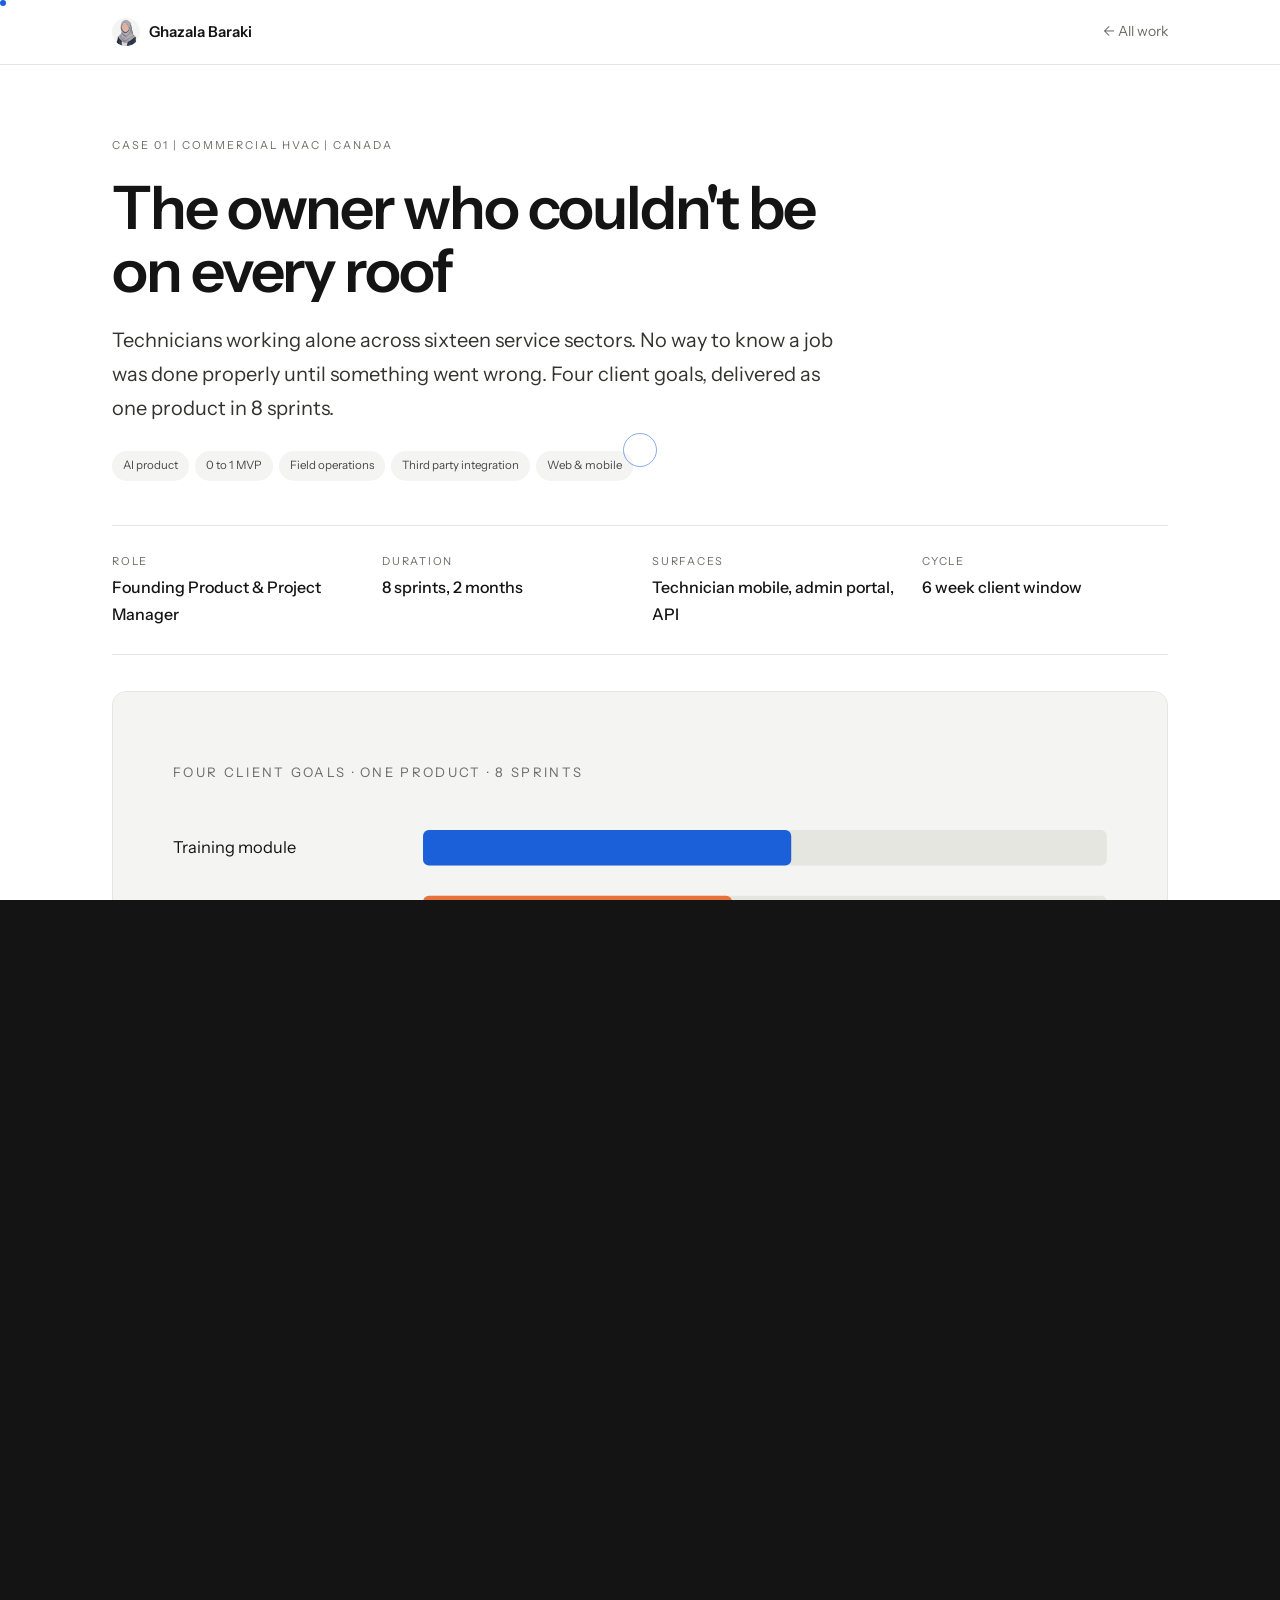
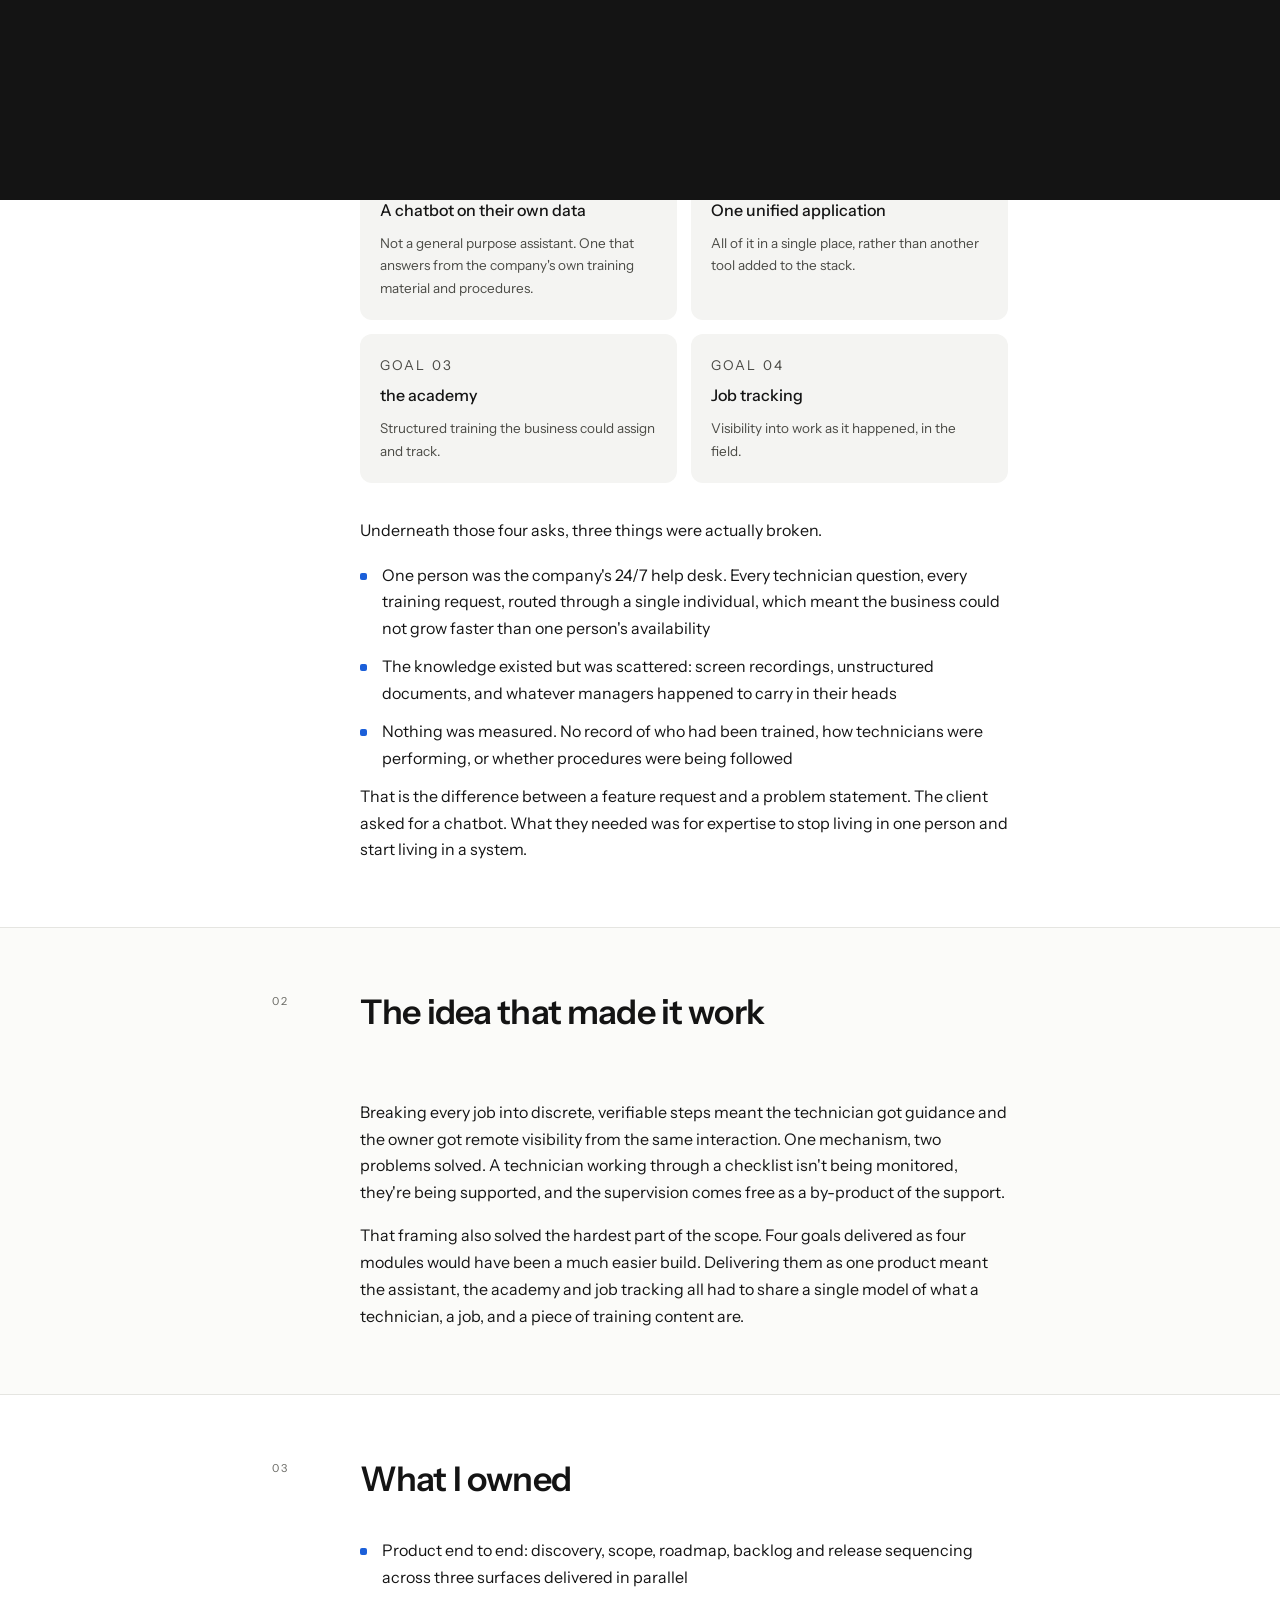
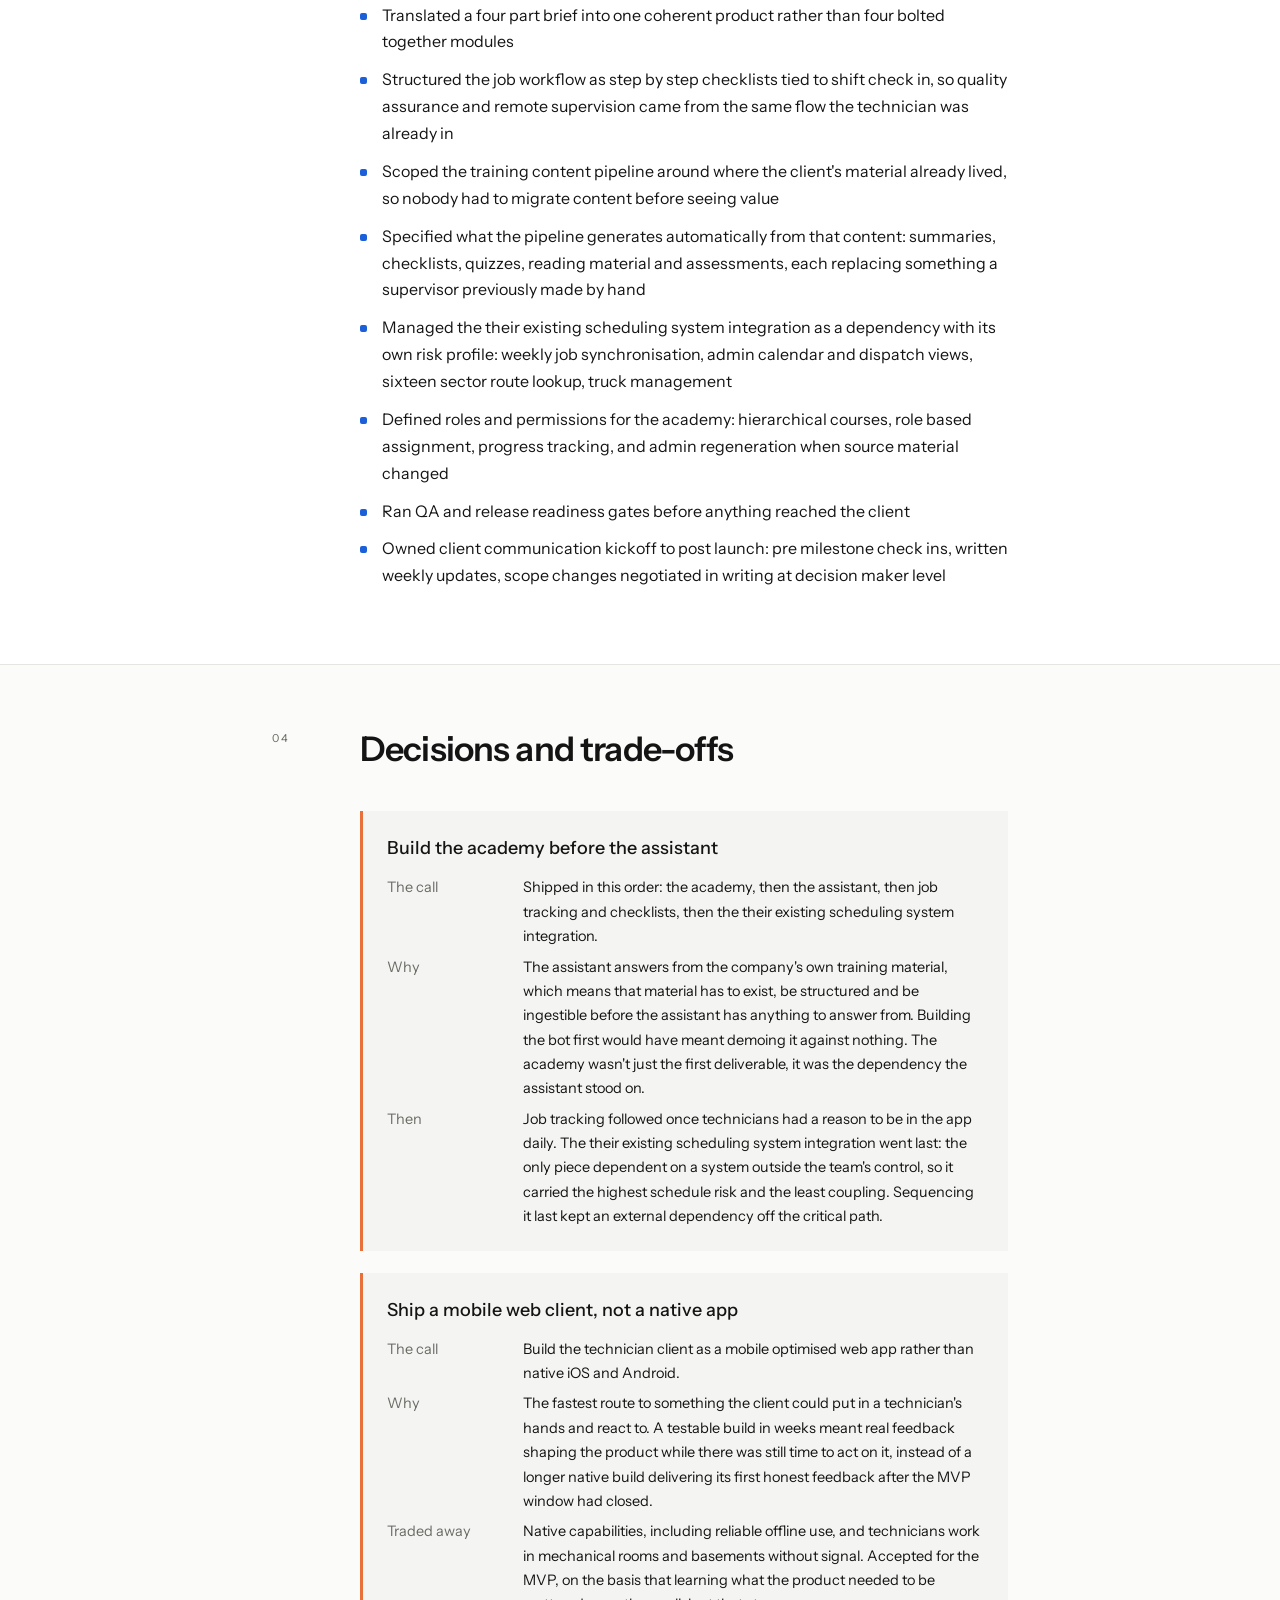
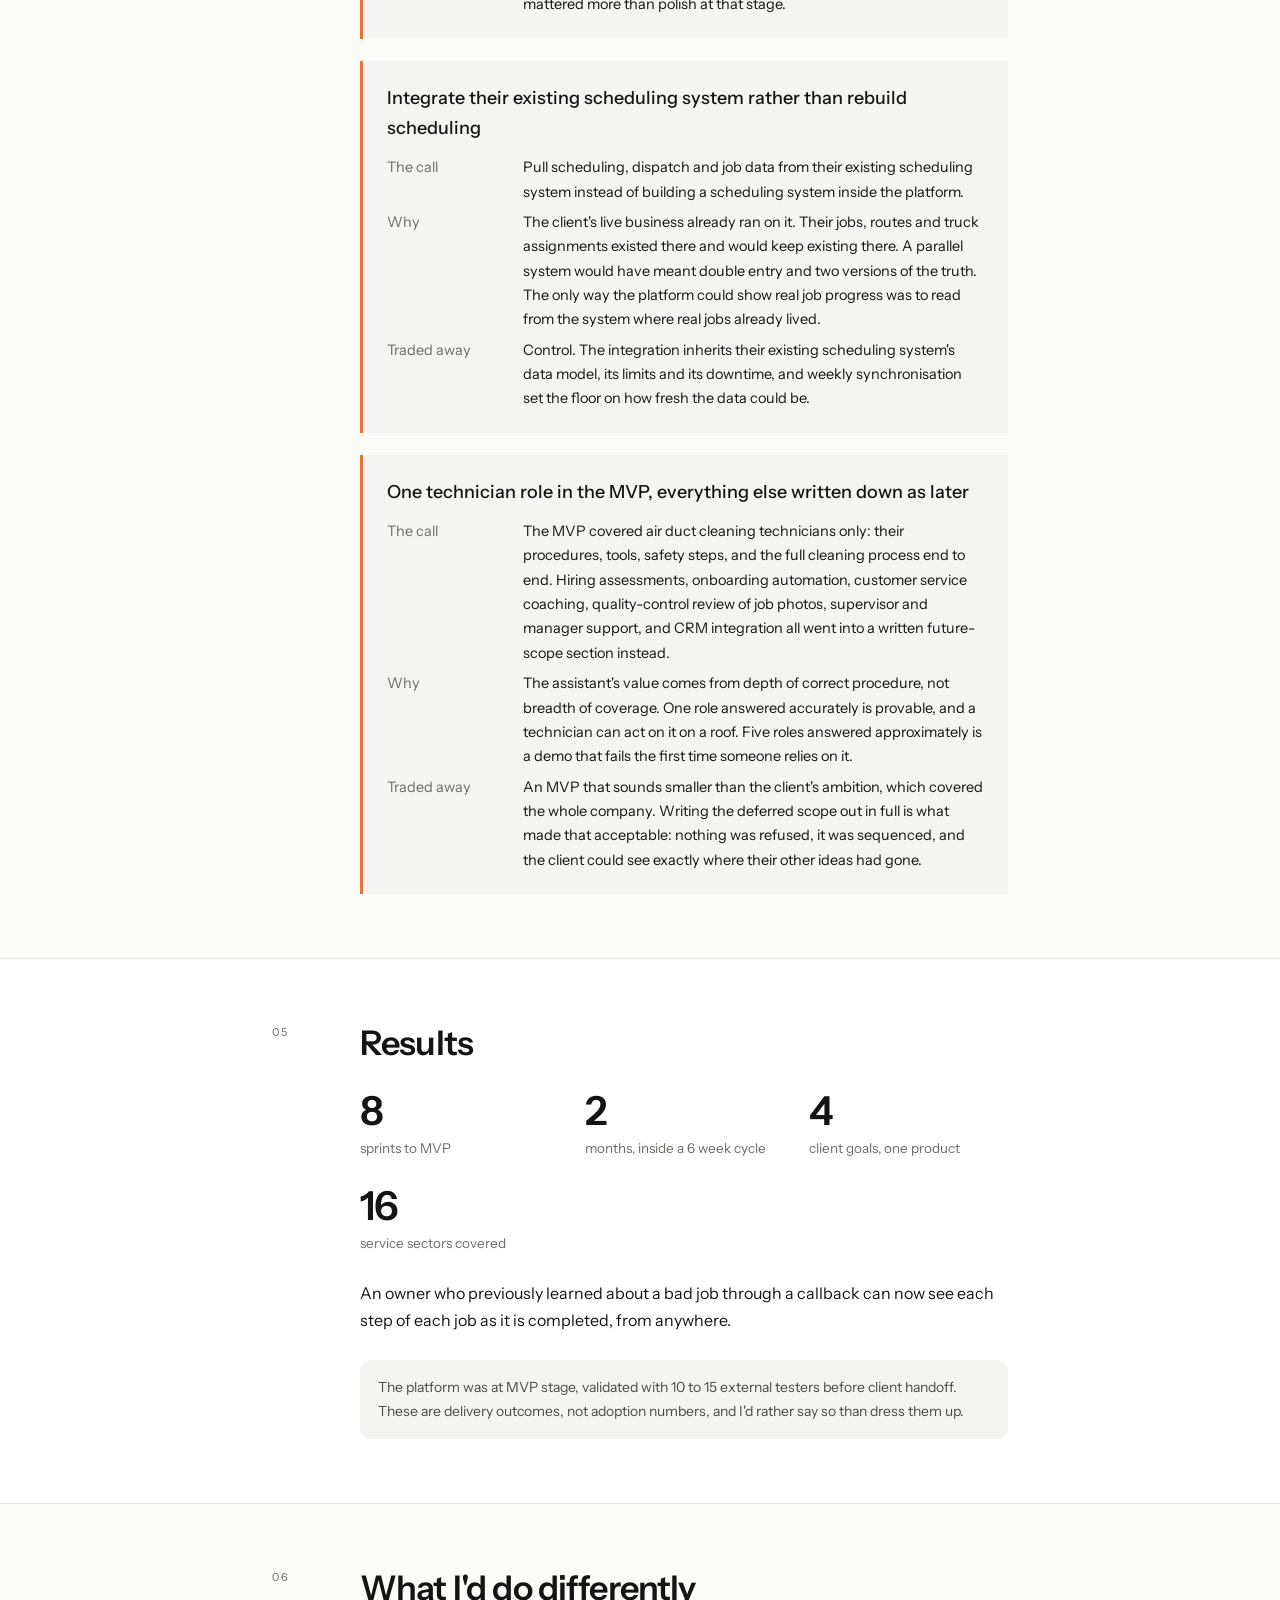
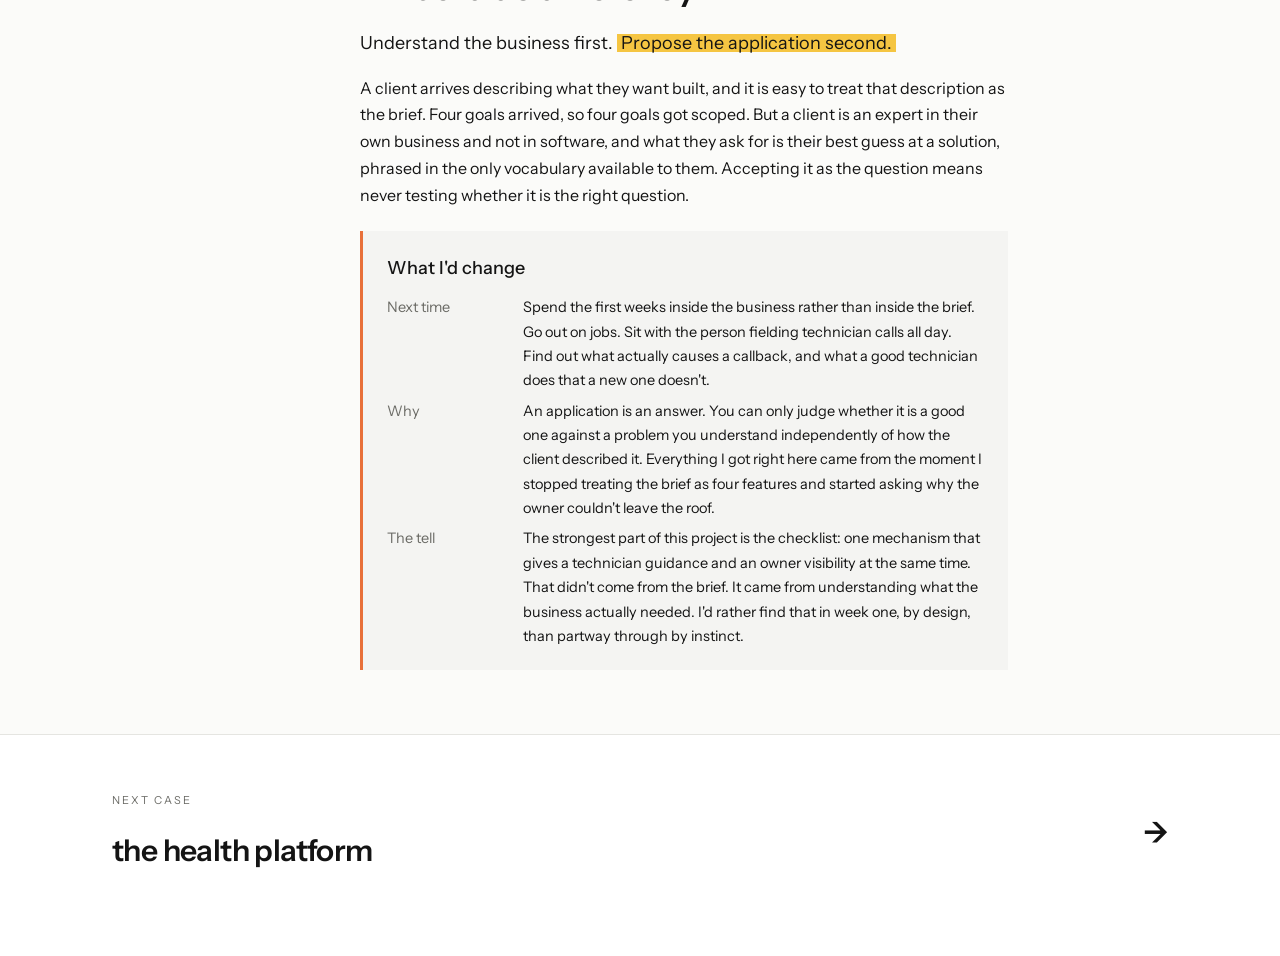
<file: case-field-operations.html>
<!DOCTYPE html>
<html lang="en">
<head>
<meta charset="UTF-8">
<meta name="viewport" content="width=device-width, initial-scale=1.0">
<title>Field Operations Platform | Case study | Ghazala Baraki</title>
<meta name="description" content="An HVAC business owner who couldn't be on every site. Four client goals delivered as one product in 8 sprints.">
<link rel="preconnect" href="https://fonts.googleapis.com">
<link rel="preconnect" href="https://fonts.gstatic.com" crossorigin>
<link href="https://fonts.googleapis.com/css2?family=Instrument+Sans:ital,wght@0,400;0,500;0,600;1,400&display=swap" rel="stylesheet">
<link rel="stylesheet" href="case.css">
<link rel="stylesheet" href="motion.css">
</head>
<body>

<nav><div class="wrap"><a href="index.html" class="mark"><img class="mark-av" src="avatar.png" alt="">Ghazala Baraki</a><a href="index.html#work" class="back">← All work</a></div></nav>

<header>
  <div class="wrap">
    <p class="crumb rv">Case 01 | Commercial HVAC | Canada</p>
    <h1 class="rv">The owner who couldn't be on every roof</h1>
    <p class="sub rv">Technicians working alone across sixteen service sectors. No way to know a job was done properly until something went wrong. Four client goals, delivered as one product in 8 sprints.</p>
    <div class="tags rv">
      <span class="tag">AI product</span><span class="tag">0 to 1 MVP</span><span class="tag">Field operations</span>
      <span class="tag">Third party integration</span><span class="tag">Web &amp; mobile</span>
    </div>
    <div class="facts rv">
      <div><p class="fk">Role</p><p class="fv">Founding Product &amp; Project Manager</p></div>
      <div><p class="fk">Duration</p><p class="fv">8 sprints, 2 months</p></div>
      <div><p class="fk">Surfaces</p><p class="fv">Technician mobile, admin portal, API</p></div>
      <div><p class="fk">Cycle</p><p class="fv">6 week client window</p></div>
    </div>
    <svg class="hero-img rv" viewBox="0 0 1600 800" role="img" aria-label="FOUR CLIENT GOALS · ONE PRODUCT · 8 SPRINTS"><rect width="1600" height="800" fill="#F4F4F2"/><text x="90" y="130" font-size="20" letter-spacing="3.5" fill="#6B6B66">FOUR CLIENT GOALS · ONE PRODUCT · 8 SPRINTS</text><text x="90" y="245" font-size="25" fill="#141414">Training module</text><rect x="470" y="210" width="1040" height="54" rx="9" fill="#E6E6E1"/><rect x="470" y="210" width="560" height="54" rx="9" fill="#1B5FD9"/><text x="90" y="345" font-size="25" fill="#141414">Assistant</text><rect x="470" y="310" width="1040" height="54" rx="9" fill="#E6E6E1"/><rect x="470" y="310" width="470" height="54" rx="9" fill="#E8703A"/><text x="90" y="445" font-size="25" fill="#141414">Job tracking</text><rect x="470" y="410" width="1040" height="54" rx="9" fill="#E6E6E1"/><rect x="560" y="410" width="640" height="54" rx="9" fill="#C9A227"/><text x="90" y="545" font-size="25" fill="#141414">Scheduling sync</text><rect x="470" y="510" width="1040" height="54" rx="9" fill="#E6E6E1"/><rect x="900" y="510" width="610" height="54" rx="9" fill="#141414"/><line x1="90" y1="620" x2="1510" y2="620" stroke="#E0E0DA" stroke-width="1.5"/><rect x="90" y="655" width="540" height="54" rx="27" fill="#fff"/><text x="360" y="689" font-size="24" fill="#3A3A36" text-anchor="middle">Built on the client's own material</text><rect x="650" y="655" width="430" height="54" rx="27" fill="#fff"/><text x="865" y="689" font-size="24" fill="#3A3A36" text-anchor="middle">Checklist as the instrument</text><rect x="1100" y="655" width="410" height="54" rx="27" fill="#fff"/><text x="1305" y="689" font-size="24" fill="#3A3A36" text-anchor="middle">External dependency last</text></svg>
  </div>
</header>

<section>
  <div class="wrap narrow">
    <p class="snum rv">01</p>
    <h2 class="rv">It started when</h2>
    <p class="lead rv">The owner of a commercial HVAC business <span class="hl">couldn't be everywhere his technicians were.</span></p>
    <p class="rv">His people worked alone, on rooftops and in mechanical rooms across sixteen service sectors. He had no way of knowing whether a job was being done properly until something went wrong, and by then it was a callback, a warranty claim, or a lost client. Training material existed as videos nobody had time to watch. Scheduling and dispatch lived in their existing scheduling system, a system that didn't talk to anything a technician carried into the field.</p>
    <p class="rv">He didn't ask for surveillance. He asked for visibility: a way to supervise quality without standing on site.</p>
    <p class="rv">The brief came in four parts.</p>
    <div class="mile">
      <div class="mcard rv"><p class="mnum">GOAL 01</p><h3>A chatbot on their own data</h3><p>Not a general purpose assistant. One that answers from the company's own training material and procedures.</p></div>
      <div class="mcard rv"><p class="mnum">GOAL 02</p><h3>One unified application</h3><p>All of it in a single place, rather than another tool added to the stack.</p></div>
      <div class="mcard rv"><p class="mnum">GOAL 03</p><h3>the academy</h3><p>Structured training the business could assign and track.</p></div>
      <div class="mcard rv"><p class="mnum">GOAL 04</p><h3>Job tracking</h3><p>Visibility into work as it happened, in the field.</p></div>
    </div>
    <p class="rv" style="margin-top:34px">Underneath those four asks, three things were actually broken.</p>
    <ul class="rv">
      <li>One person was the company's 24/7 help desk. Every technician question, every training request, routed through a single individual, which meant the business could not grow faster than one person's availability</li>
      <li>The knowledge existed but was scattered: screen recordings, unstructured documents, and whatever managers happened to carry in their heads</li>
      <li>Nothing was measured. No record of who had been trained, how technicians were performing, or whether procedures were being followed</li>
    </ul>
    <p class="rv">That is the difference between a feature request and a problem statement. The client asked for a chatbot. What they needed was for expertise to stop living in one person and start living in a system.</p>
  </div>
</section>

<section>
  <div class="wrap narrow">
    <p class="snum rv">02</p>
    <h2 class="rv">The idea that made it work</h2>
    <p class="lead rv">The checklist wasn't a feature. It was the instrument.</p>
    <p class="rv">Breaking every job into discrete, verifiable steps meant the technician got guidance and the owner got remote visibility from the same interaction. One mechanism, two problems solved. A technician working through a checklist isn't being monitored, they're being supported, and the supervision comes free as a by-product of the support.</p>
    <p class="rv">That framing also solved the hardest part of the scope. Four goals delivered as four modules would have been a much easier build. Delivering them as one product meant the assistant, the academy and job tracking all had to share a single model of what a technician, a job, and a piece of training content are.</p>
  </div>
</section>

<section>
  <div class="wrap narrow">
    <p class="snum rv">03</p>
    <h2 class="rv">What I owned</h2>
    <ul class="rv">
      <li>Product end to end: discovery, scope, roadmap, backlog and release sequencing across three surfaces delivered in parallel</li>
      <li>Translated a four part brief into one coherent product rather than four bolted together modules</li>
      <li>Structured the job workflow as step by step checklists tied to shift check in, so quality assurance and remote supervision came from the same flow the technician was already in</li>
      <li>Scoped the training content pipeline around where the client's material already lived, so nobody had to migrate content before seeing value</li>
      <li>Specified what the pipeline generates automatically from that content: summaries, checklists, quizzes, reading material and assessments, each replacing something a supervisor previously made by hand</li>
      <li>Managed the their existing scheduling system integration as a dependency with its own risk profile: weekly job synchronisation, admin calendar and dispatch views, sixteen sector route lookup, truck management</li>
      <li>Defined roles and permissions for the academy: hierarchical courses, role based assignment, progress tracking, and admin regeneration when source material changed</li>
      <li>Ran QA and release readiness gates before anything reached the client</li>
      <li>Owned client communication kickoff to post launch: pre milestone check ins, written weekly updates, scope changes negotiated in writing at decision maker level</li>
    </ul>
  </div>
</section>

<section>
  <div class="wrap narrow">
    <p class="snum rv">04</p>
    <h2 class="rv">Decisions and trade-offs</h2>

    <div class="dec rv">
      <h3>Build the academy before the assistant</h3>
      <div class="dl">
        <span class="dt">The call</span><span>Shipped in this order: the academy, then the assistant, then job tracking and checklists, then the their existing scheduling system integration.</span>
        <span class="dt">Why</span><span>The assistant answers from the company's own training material, which means that material has to exist, be structured and be ingestible before the assistant has anything to answer from. Building the bot first would have meant demoing it against nothing. The academy wasn't just the first deliverable, it was the dependency the assistant stood on.</span>
        <span class="dt">Then</span><span>Job tracking followed once technicians had a reason to be in the app daily. The their existing scheduling system integration went last: the only piece dependent on a system outside the team's control, so it carried the highest schedule risk and the least coupling. Sequencing it last kept an external dependency off the critical path.</span>
      </div>
    </div>

    <div class="dec rv">
      <h3>Ship a mobile web client, not a native app</h3>
      <div class="dl">
        <span class="dt">The call</span><span>Build the technician client as a mobile optimised web app rather than native iOS and Android.</span>
        <span class="dt">Why</span><span>The fastest route to something the client could put in a technician's hands and react to. A testable build in weeks meant real feedback shaping the product while there was still time to act on it, instead of a longer native build delivering its first honest feedback after the MVP window had closed.</span>
        <span class="dt">Traded away</span><span>Native capabilities, including reliable offline use, and technicians work in mechanical rooms and basements without signal. Accepted for the MVP, on the basis that learning what the product needed to be mattered more than polish at that stage.</span>
      </div>
    </div>

    <div class="dec rv">
      <h3>Integrate their existing scheduling system rather than rebuild scheduling</h3>
      <div class="dl">
        <span class="dt">The call</span><span>Pull scheduling, dispatch and job data from their existing scheduling system instead of building a scheduling system inside the platform.</span>
        <span class="dt">Why</span><span>The client's live business already ran on it. Their jobs, routes and truck assignments existed there and would keep existing there. A parallel system would have meant double entry and two versions of the truth. The only way the platform could show real job progress was to read from the system where real jobs already lived.</span>
        <span class="dt">Traded away</span><span>Control. The integration inherits their existing scheduling system's data model, its limits and its downtime, and weekly synchronisation set the floor on how fresh the data could be.</span>
      </div>
    </div>

    <div class="dec rv">
      <h3>One technician role in the MVP, everything else written down as later</h3>
      <div class="dl">
        <span class="dt">The call</span><span>The MVP covered air duct cleaning technicians only: their procedures, tools, safety steps, and the full cleaning process end to end. Hiring assessments, onboarding automation, customer service coaching, quality-control review of job photos, supervisor and manager support, and CRM integration all went into a written future-scope section instead.</span>
        <span class="dt">Why</span><span>The assistant's value comes from depth of correct procedure, not breadth of coverage. One role answered accurately is provable, and a technician can act on it on a roof. Five roles answered approximately is a demo that fails the first time someone relies on it.</span>
        <span class="dt">Traded away</span><span>An MVP that sounds smaller than the client's ambition, which covered the whole company. Writing the deferred scope out in full is what made that acceptable: nothing was refused, it was sequenced, and the client could see exactly where their other ideas had gone.</span>
      </div>
    </div>
  </div>
</section>

<section>
  <div class="wrap narrow">
    <p class="snum rv">05</p>
    <h2 class="rv">Results</h2>
    <div class="res rv">
      <div><p class="rn" data-to="8">0</p><p class="rl">sprints to MVP</p></div>
      <div><p class="rn" data-to="2">0</p><p class="rl">months, inside a 6 week cycle</p></div>
      <div><p class="rn" data-to="4">0</p><p class="rl">client goals, one product</p></div>
      <div><p class="rn" data-to="16">0</p><p class="rl">service sectors covered</p></div>
    </div>
    <p class="rv" style="margin-top:26px">An owner who previously learned about a bad job through a callback can now see each step of each job as it is completed, from anywhere.</p>
    <p class="note rv">The platform was at MVP stage, validated with 10 to 15 external testers before client handoff. These are delivery outcomes, not adoption numbers, and I'd rather say so than dress them up.</p>
  </div>
</section>

<section>
  <div class="wrap narrow">
    <p class="snum rv">06</p>
    <h2 class="rv">What I'd do differently</h2>
    <p class="lead rv">Understand the business first. <span class="hl">Propose the application second.</span></p>
    <p class="rv">A client arrives describing what they want built, and it is easy to treat that description as the brief. Four goals arrived, so four goals got scoped. But a client is an expert in their own business and not in software, and what they ask for is their best guess at a solution, phrased in the only vocabulary available to them. Accepting it as the question means never testing whether it is the right question.</p>
    <div class="dec rv">
      <h3>What I'd change</h3>
      <div class="dl">
        <span class="dt">Next time</span><span>Spend the first weeks inside the business rather than inside the brief. Go out on jobs. Sit with the person fielding technician calls all day. Find out what actually causes a callback, and what a good technician does that a new one doesn't.</span>
        <span class="dt">Why</span><span>An application is an answer. You can only judge whether it is a good one against a problem you understand independently of how the client described it. Everything I got right here came from the moment I stopped treating the brief as four features and started asking why the owner couldn't leave the roof.</span>
        <span class="dt">The tell</span><span>The strongest part of this project is the checklist: one mechanism that gives a technician guidance and an owner visibility at the same time. That didn't come from the brief. It came from understanding what the business actually needed. I'd rather find that in week one, by design, than partway through by instinct.</span>
      </div>
    </div>
  </div>
</section>

<div class="nextnav">
  <div class="wrap">
    <a class="nx rv" href="case-digital-health.html">
      <span><p class="nxl">Next case</p><p class="nxt">the health platform</p></span><span class="nxt">→</span>
    </a>
  </div>
</div>

<div class="cur" id="cur"></div><div class="curdot" id="curdot"></div>
<script src="case.js"></script>
<script src="motion.js"></script>
</body>
</html>
</file>
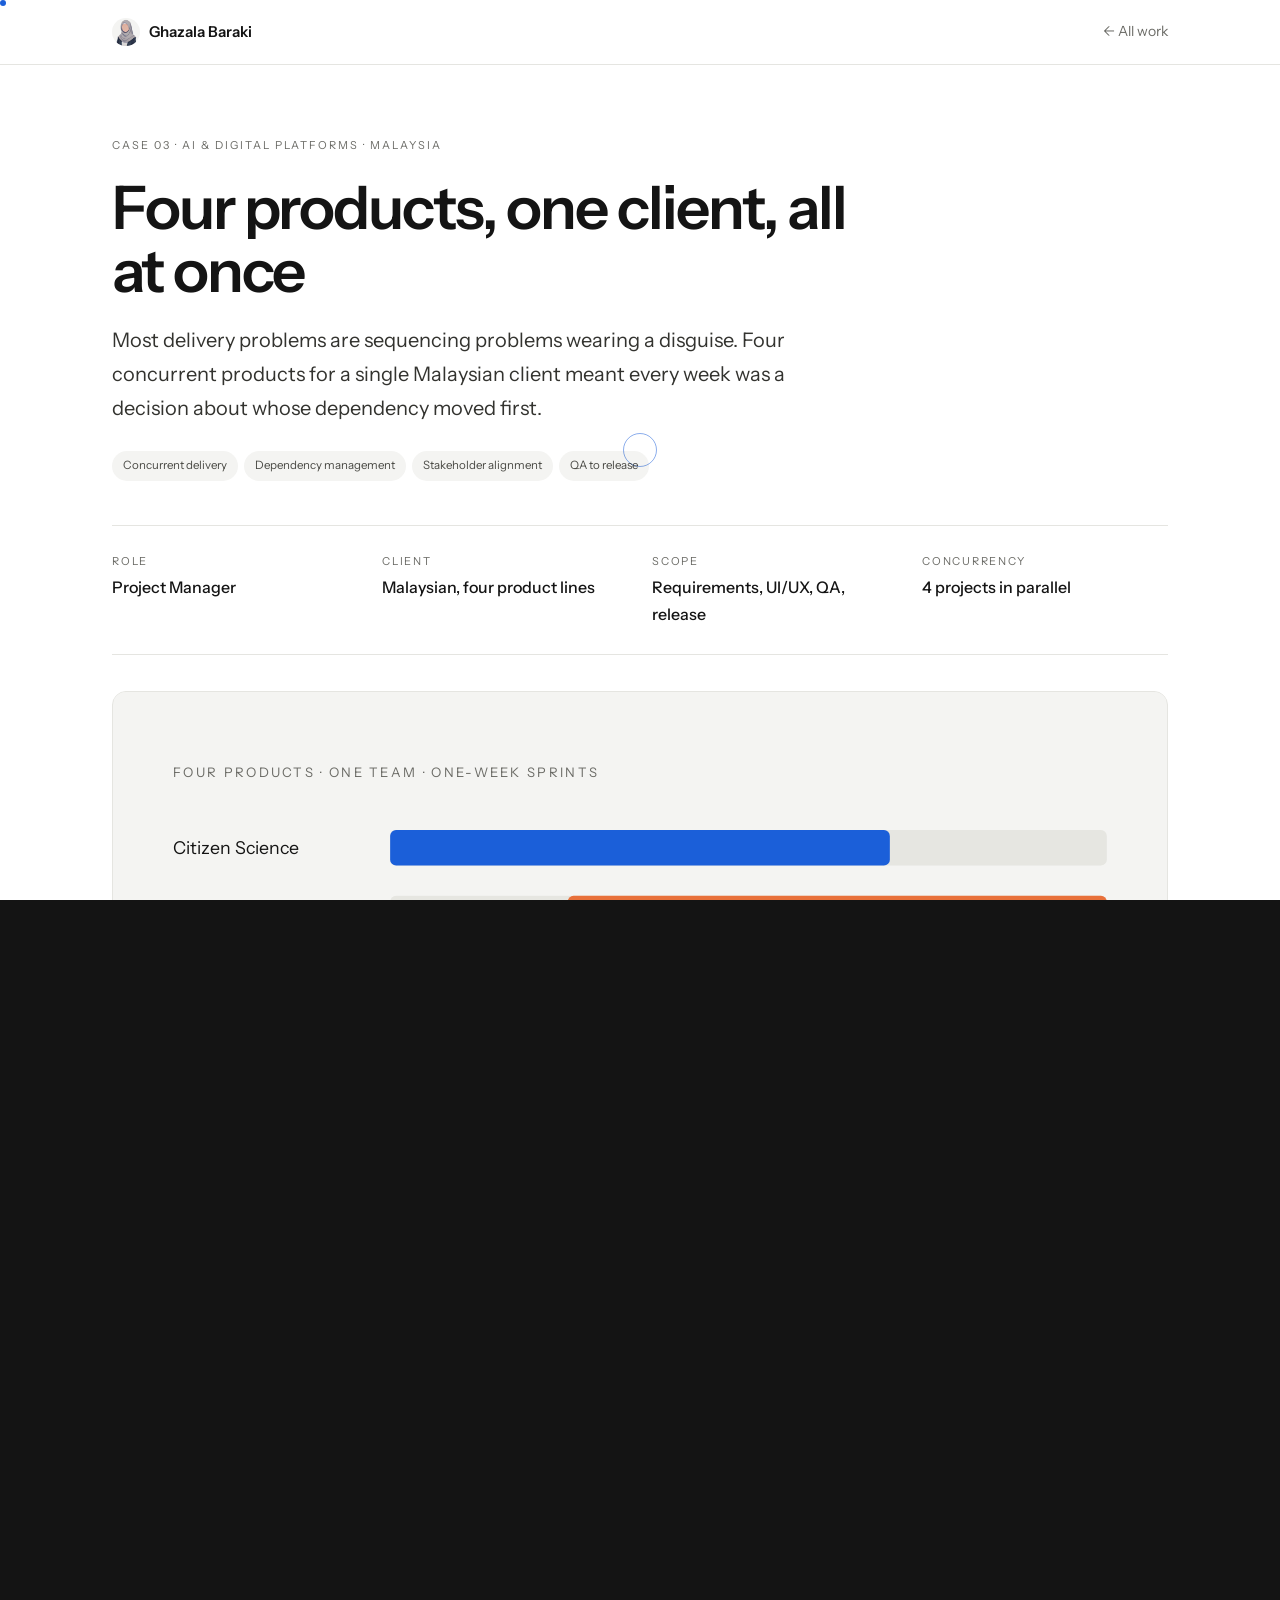
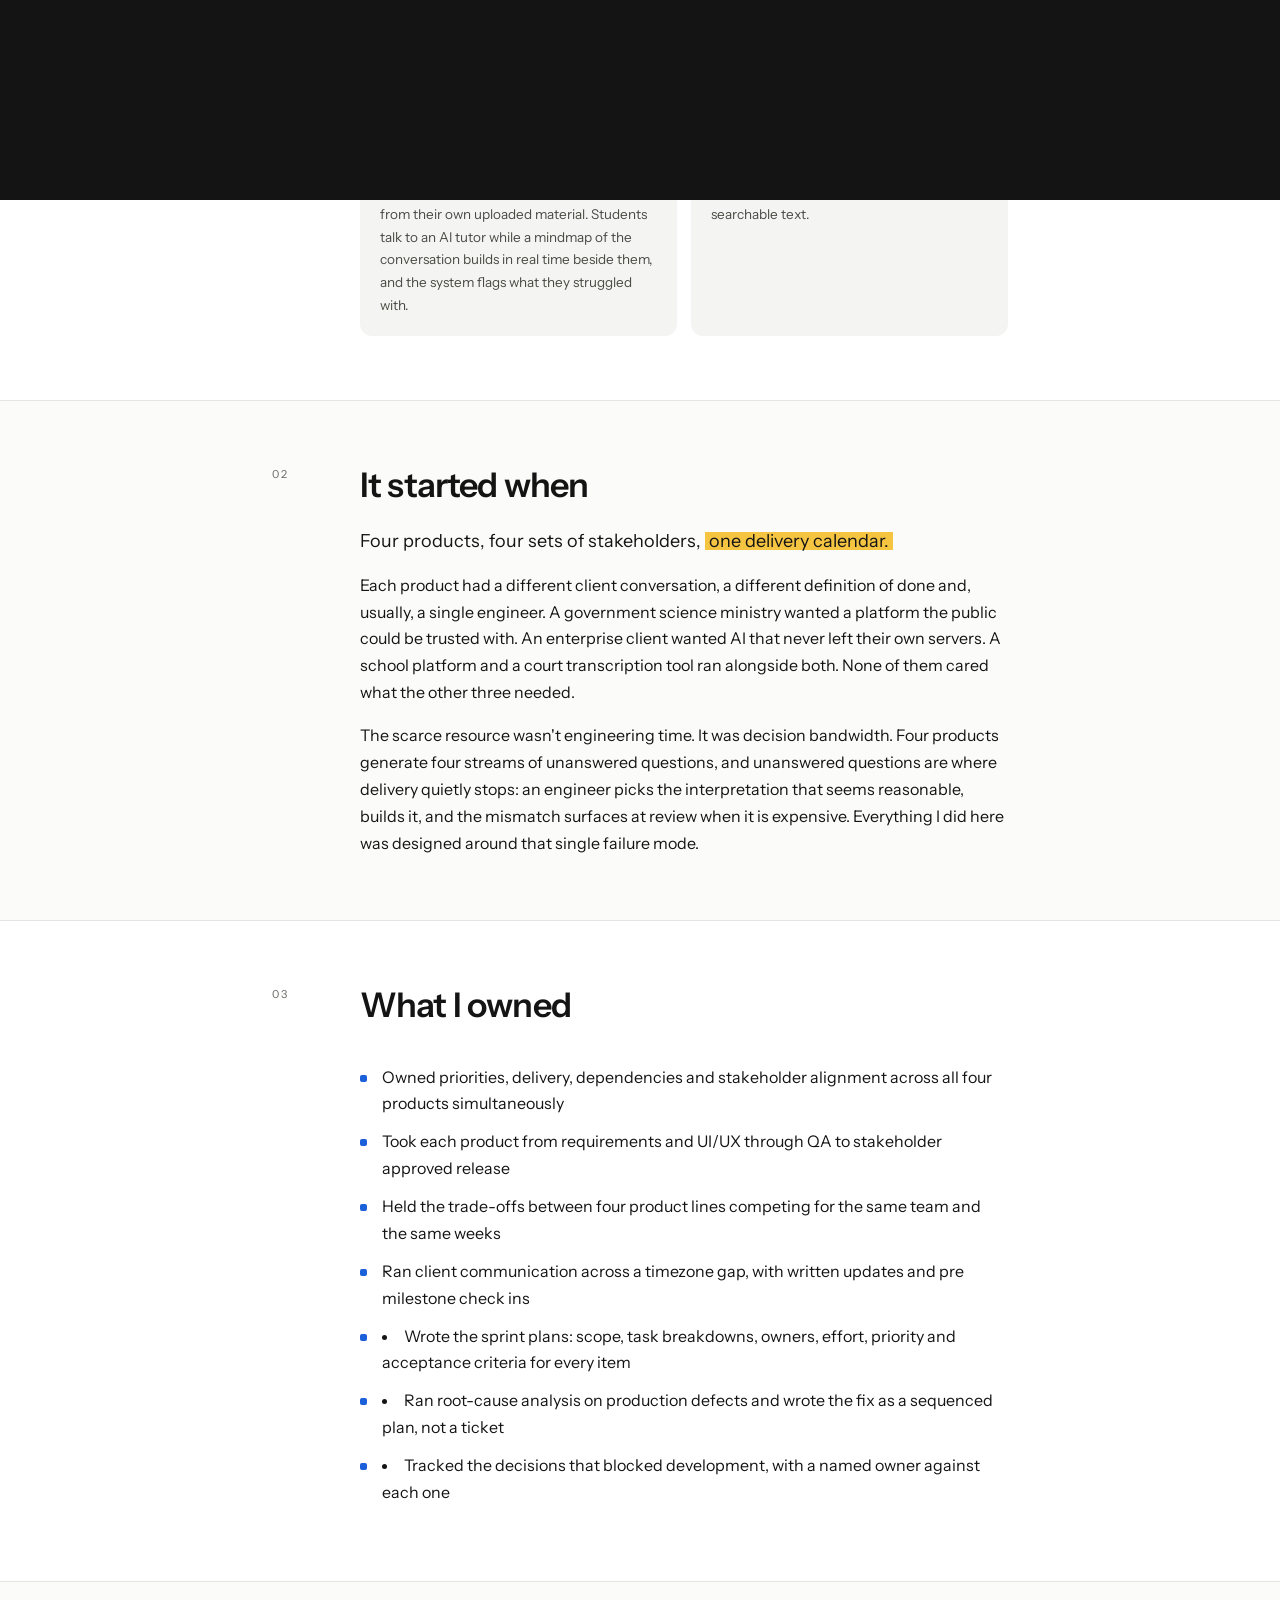
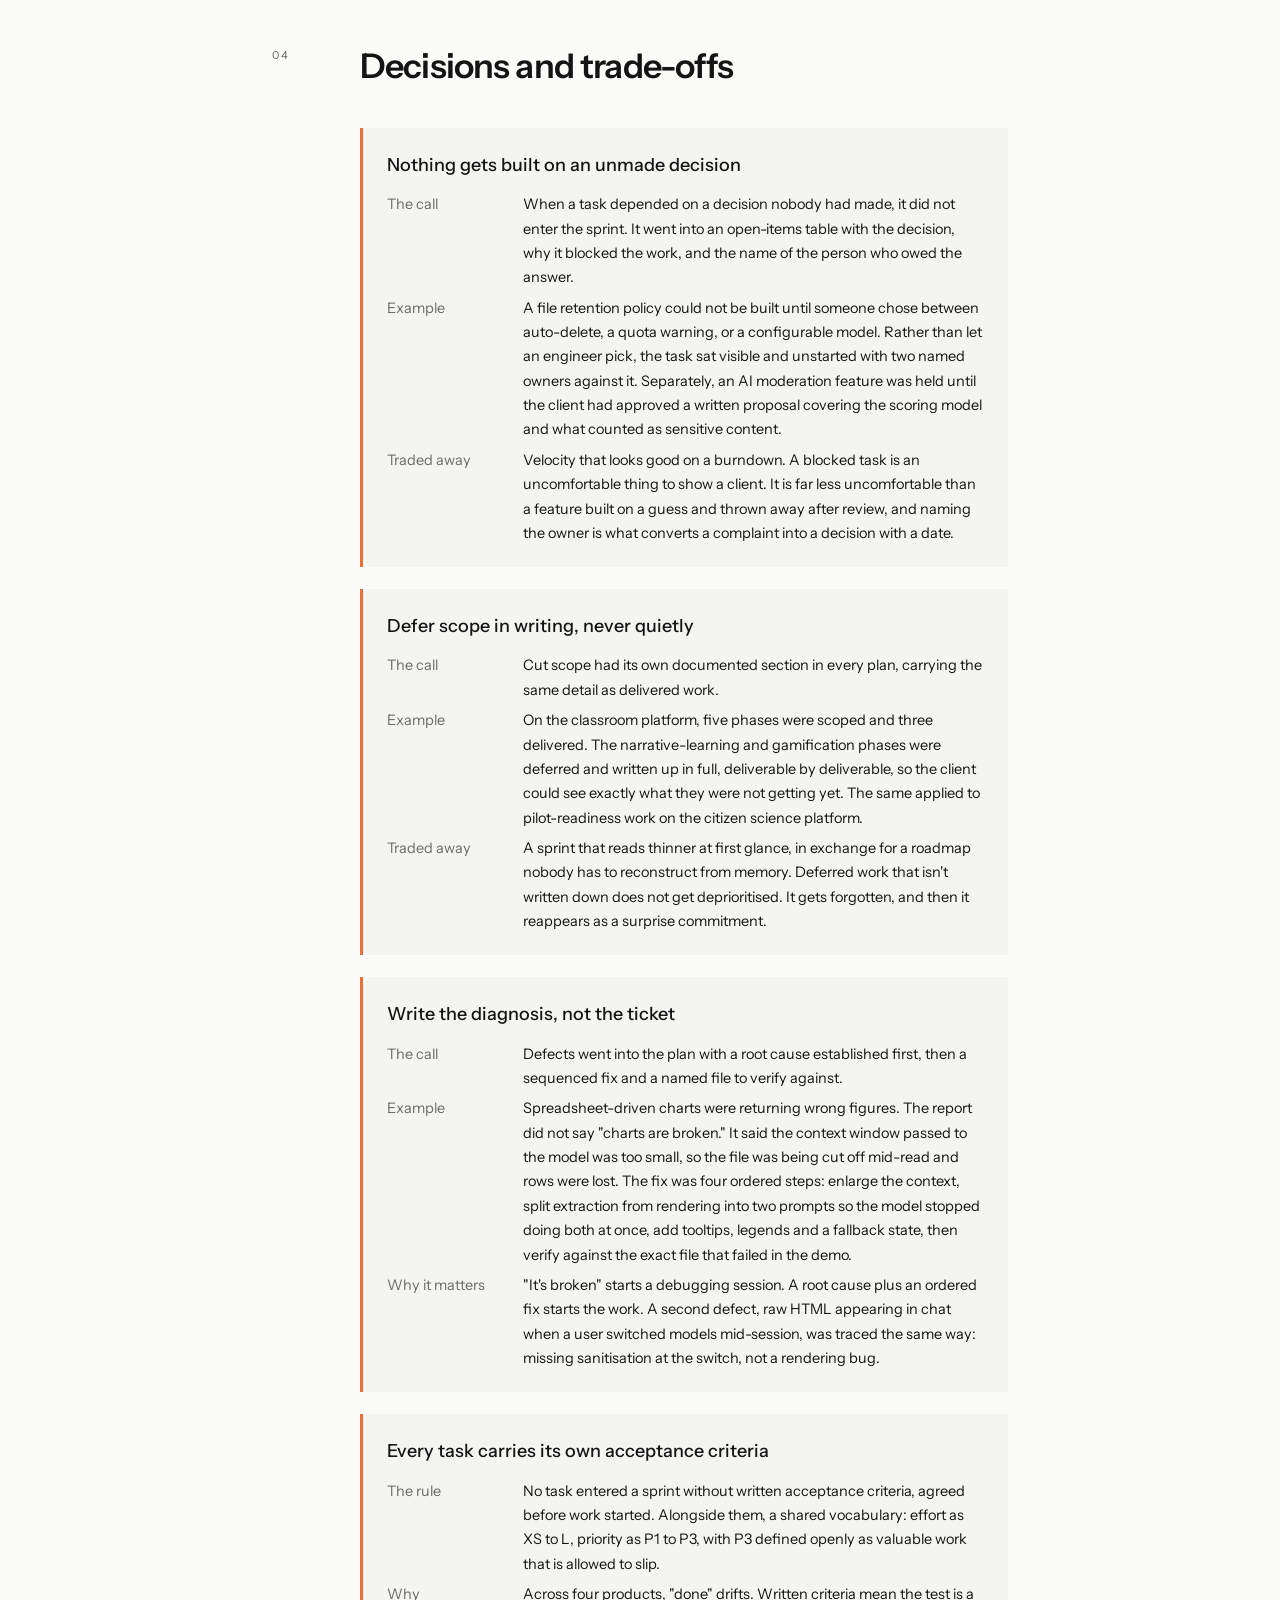
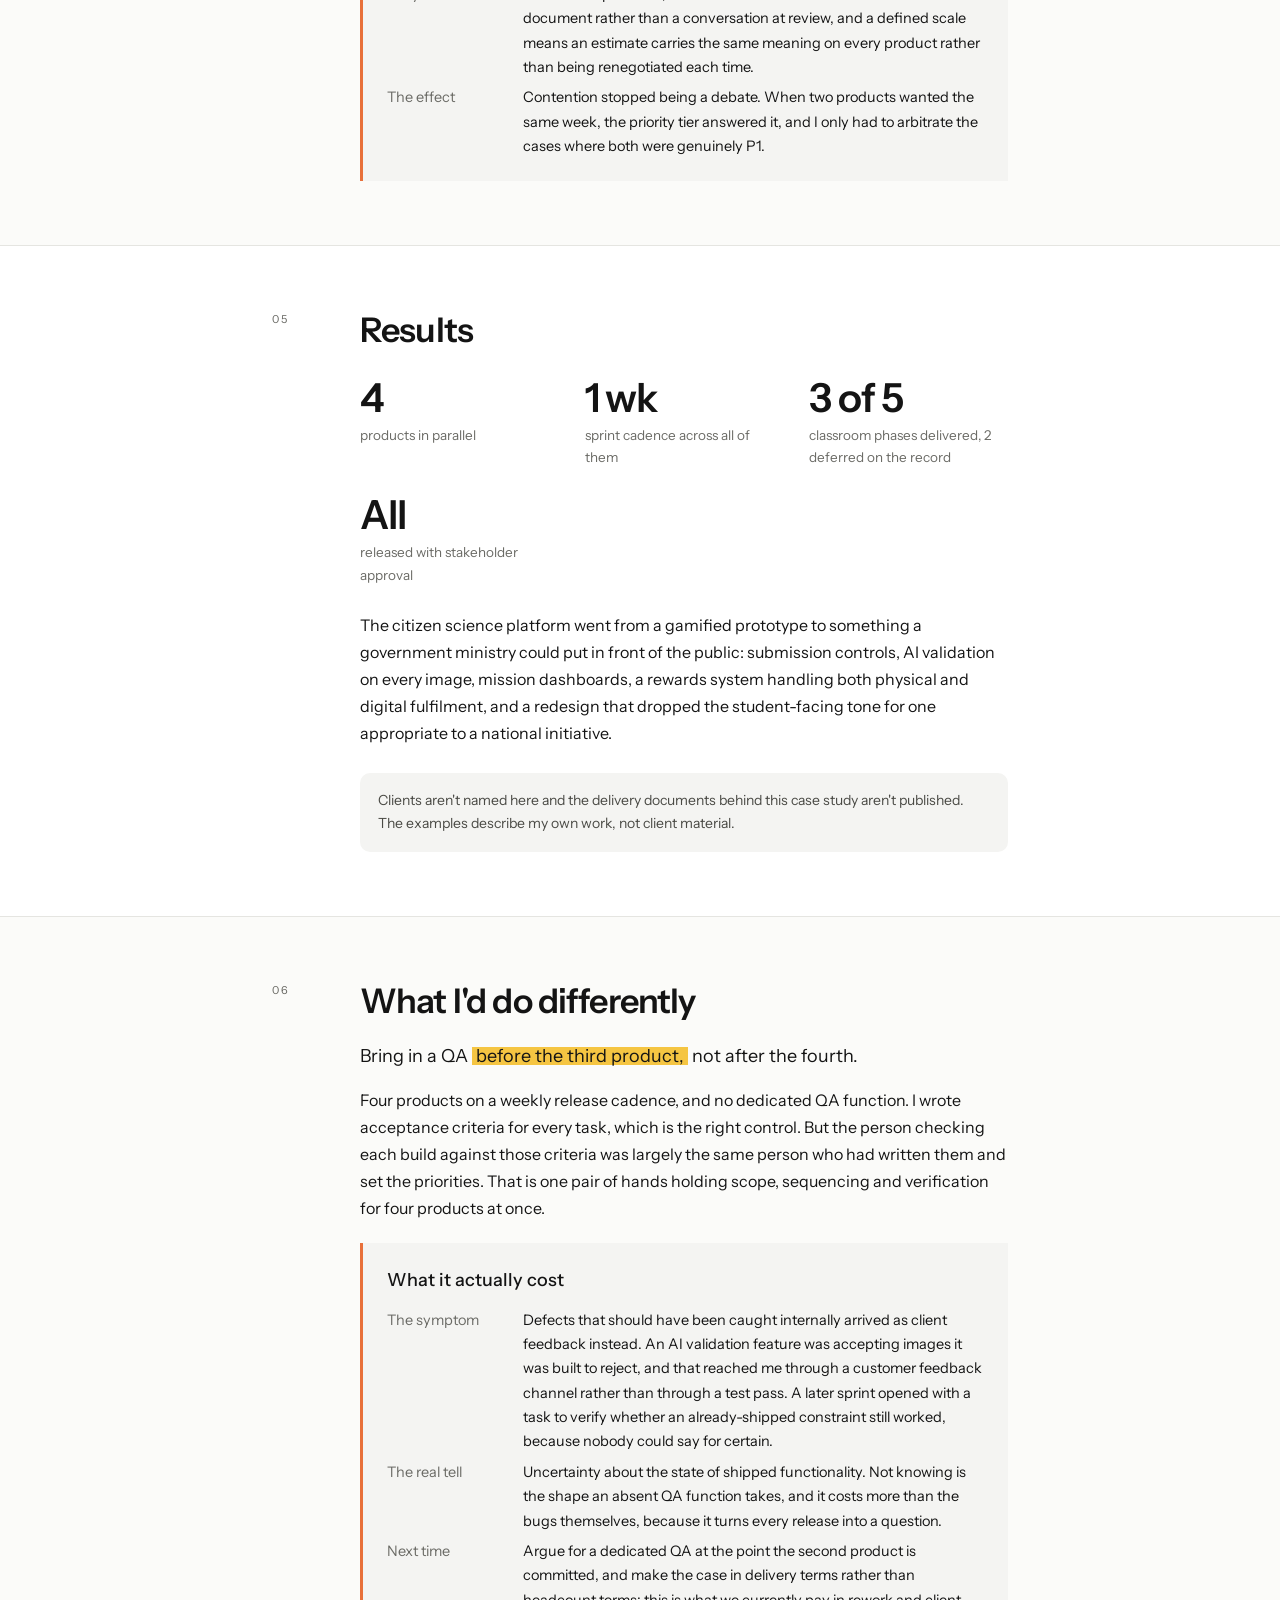
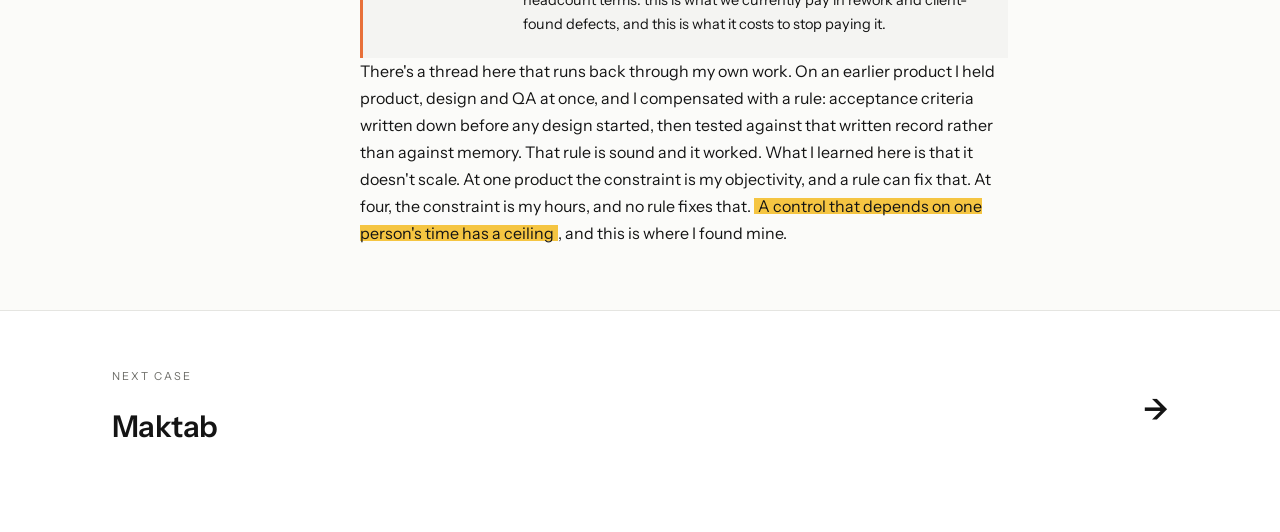
<file: case-fmcv.html>
<!DOCTYPE html>
<html lang="en">
<head>
<meta charset="UTF-8">
<meta name="viewport" content="width=device-width, initial-scale=1.0">
<title>FMCV VRS · Case study · Ghazala Baraki</title>
<meta name="description" content="Four AI and digital platform products for one Malaysian client, running in parallel.">
<link rel="preconnect" href="https://fonts.googleapis.com">
<link rel="preconnect" href="https://fonts.gstatic.com" crossorigin>
<link href="https://fonts.googleapis.com/css2?family=Instrument+Sans:ital,wght@0,400;0,500;0,600;1,400&display=swap" rel="stylesheet">
<link rel="stylesheet" href="case.css">
<link rel="stylesheet" href="motion.css">
</head>
<body>

<nav><div class="wrap"><a href="index.html" class="mark"><img class="mark-av" src="avatar.png" alt="">Ghazala Baraki</a><a href="index.html#work" class="back">← All work</a></div></nav>

<header>
  <div class="wrap">
    <p class="crumb rv">Case 03 · AI &amp; digital platforms · Malaysia</p>
    <h1 class="rv">Four products, one client, all at once</h1>
    <p class="sub rv">Most delivery problems are sequencing problems wearing a disguise. Four concurrent products for a single Malaysian client meant every week was a decision about whose dependency moved first.</p>
    <div class="tags rv">
      <span class="tag">Concurrent delivery</span><span class="tag">Dependency management</span>
      <span class="tag">Stakeholder alignment</span><span class="tag">QA to release</span>
    </div>
    <div class="facts rv">
      <div><p class="fk">Role</p><p class="fv">Project Manager</p></div>
      <div><p class="fk">Client</p><p class="fv">Malaysian, four product lines</p></div>
      <div><p class="fk">Scope</p><p class="fv">Requirements, UI/UX, QA, release</p></div>
      <div><p class="fk">Concurrency</p><p class="fv">4 projects in parallel</p></div>
    </div>
    <svg class="hero-img rv" viewBox="0 0 1600 800" role="img" aria-label="Four product lanes running in parallel on one delivery calendar, with the priority and effort scale used to arbitrate between them."><rect width="1600" height="800" fill="#F4F4F2"/><text x="90" y="130" font-size="20" letter-spacing="3.5" fill="#6B6B66">FOUR PRODUCTS · ONE TEAM · ONE-WEEK SPRINTS</text><text x="90" y="246" font-size="27" fill="#141414">Citizen Science</text><rect x="420" y="210" width="1090" height="54" rx="9" fill="#E6E6E1"/><rect x="420" y="210" width="760" height="54" rx="9" fill="#1B5FD9"/><text x="90" y="346" font-size="27" fill="#141414">Pixel AI Space</text><rect x="420" y="310" width="1090" height="54" rx="9" fill="#E6E6E1"/><rect x="690" y="310" width="820" height="54" rx="9" fill="#E8703A"/><text x="90" y="446" font-size="27" fill="#141414">AI Classroom</text><rect x="420" y="410" width="1090" height="54" rx="9" fill="#E6E6E1"/><rect x="420" y="410" width="520" height="54" rx="9" fill="#C9A227"/><text x="90" y="546" font-size="27" fill="#141414">Court transcription</text><rect x="420" y="510" width="1090" height="54" rx="9" fill="#E6E6E1"/><rect x="980" y="510" width="430" height="54" rx="9" fill="#141414"/><line x1="90" y1="620" x2="1510" y2="620" stroke="#E0E0DA" stroke-width="1.5"/><rect x="90" y="655" width="400" height="54" rx="27" fill="#fff"/><text x="290" y="689" font-size="24" fill="#3A3A36" text-anchor="middle">P1 · must complete this sprint</text><rect x="510" y="655" width="330" height="54" rx="27" fill="#fff"/><text x="675" y="689" font-size="24" fill="#3A3A36" text-anchor="middle">P2 · within the cycle</text><rect x="860" y="655" width="370" height="54" rx="27" fill="#fff"/><text x="1045" y="689" font-size="24" fill="#3A3A36" text-anchor="middle">P3 · can slip, on purpose</text><rect x="1250" y="655" width="260" height="54" rx="27" fill="#fff"/><text x="1380" y="689" font-size="24" fill="#3A3A36" text-anchor="middle">S · M · L effort</text></svg>
  </div>
</header>

<section>
  <div class="wrap narrow">
    <p class="snum rv">01</p>
    <h2 class="rv">The four</h2>
    <div class="mile">
      <div class="mcard rv"><p class="mnum">01</p><h3>Citizen Science</h3><p>A national platform where the public contributes scientific data. Members of the public join missions, photograph a polluted river or log a species, and AI checks each image is actually relevant before it enters the dataset. Points earned are redeemable for physical and digital rewards.</p></div>
      <div class="mcard rv"><p class="mnum">02</p><h3>Pixel AI Space</h3><p>An on-premise AI workspace for organisations that can't send their data to a public model. Multi-model chat, document and spreadsheet analysis, generated charts and exportable reports, with admin controls over how it's used.</p></div>
      <div class="mcard rv"><p class="mnum">03</p><h3>AI Classroom</h3><p>An LLM teaching platform. Teachers generate slides, quizzes and study guides from their own uploaded material. Students talk to an AI tutor while a mindmap of the conversation builds in real time beside them, and the system flags what they struggled with.</p></div>
      <div class="mcard rv"><p class="mnum">04</p><h3>Court transcription</h3><p>An application for transcribing court proceedings, turning spoken record into searchable text.</p></div>
    </div>
  </div>
</section>

<section>
  <div class="wrap narrow">
    <p class="snum rv">02</p>
    <h2 class="rv">It started when</h2>
    <p class="lead rv">Four products, four sets of stakeholders, <span class="hl">one delivery calendar.</span></p>
    <p class="rv">Each product had a different client conversation, a different definition of done and, usually, a single engineer. A government science ministry wanted a platform the public could be trusted with. An enterprise client wanted AI that never left their own servers. A school platform and a court transcription tool ran alongside both. None of them cared what the other three needed.</p>
    <p class="rv">The scarce resource wasn't engineering time. It was decision bandwidth. Four products generate four streams of unanswered questions, and unanswered questions are where delivery quietly stops: an engineer picks the interpretation that seems reasonable, builds it, and the mismatch surfaces at review when it is expensive. Everything I did here was designed around that single failure mode.</p>
  </div>
</section>

<section>
  <div class="wrap narrow">
    <p class="snum rv">03</p>
    <h2 class="rv">What I owned</h2>
    <ul class="rv">
      <li>Owned priorities, delivery, dependencies and stakeholder alignment across all four products simultaneously</li>
      <li>Took each product from requirements and UI/UX through QA to stakeholder approved release</li>
      <li>Held the trade-offs between four product lines competing for the same team and the same weeks</li>
      <li>Ran client communication across a timezone gap, with written updates and pre milestone check ins</li>
    </ul>
    <li>Wrote the sprint plans: scope, task breakdowns, owners, effort, priority and acceptance criteria for every item</li>
      <li>Ran root-cause analysis on production defects and wrote the fix as a sequenced plan, not a ticket</li>
      <li>Tracked the decisions that blocked development, with a named owner against each one</li>
  </div>
</section>

<section>
  <div class="wrap narrow">
    <p class="snum rv">04</p>
    <h2 class="rv">Decisions and trade-offs</h2>

    <div class="dec rv">
      <h3>Nothing gets built on an unmade decision</h3>
      <div class="dl">
        <span class="dt">The call</span><span>When a task depended on a decision nobody had made, it did not enter the sprint. It went into an open-items table with the decision, why it blocked the work, and the name of the person who owed the answer.</span>
        <span class="dt">Example</span><span>A file retention policy could not be built until someone chose between auto-delete, a quota warning, or a configurable model. Rather than let an engineer pick, the task sat visible and unstarted with two named owners against it. Separately, an AI moderation feature was held until the client had approved a written proposal covering the scoring model and what counted as sensitive content.</span>
        <span class="dt">Traded away</span><span>Velocity that looks good on a burndown. A blocked task is an uncomfortable thing to show a client. It is far less uncomfortable than a feature built on a guess and thrown away after review, and naming the owner is what converts a complaint into a decision with a date.</span>
      </div>
    </div>

    <div class="dec rv">
      <h3>Defer scope in writing, never quietly</h3>
      <div class="dl">
        <span class="dt">The call</span><span>Cut scope had its own documented section in every plan, carrying the same detail as delivered work.</span>
        <span class="dt">Example</span><span>On the classroom platform, five phases were scoped and three delivered. The narrative-learning and gamification phases were deferred and written up in full, deliverable by deliverable, so the client could see exactly what they were not getting yet. The same applied to pilot-readiness work on the citizen science platform.</span>
        <span class="dt">Traded away</span><span>A sprint that reads thinner at first glance, in exchange for a roadmap nobody has to reconstruct from memory. Deferred work that isn't written down does not get deprioritised. It gets forgotten, and then it reappears as a surprise commitment.</span>
      </div>
    </div>

    <div class="dec rv">
      <h3>Write the diagnosis, not the ticket</h3>
      <div class="dl">
        <span class="dt">The call</span><span>Defects went into the plan with a root cause established first, then a sequenced fix and a named file to verify against.</span>
        <span class="dt">Example</span><span>Spreadsheet-driven charts were returning wrong figures. The report did not say "charts are broken." It said the context window passed to the model was too small, so the file was being cut off mid-read and rows were lost. The fix was four ordered steps: enlarge the context, split extraction from rendering into two prompts so the model stopped doing both at once, add tooltips, legends and a fallback state, then verify against the exact file that failed in the demo.</span>
        <span class="dt">Why it matters</span><span>"It's broken" starts a debugging session. A root cause plus an ordered fix starts the work. A second defect, raw HTML appearing in chat when a user switched models mid-session, was traced the same way: missing sanitisation at the switch, not a rendering bug.</span>
      </div>
    </div>

    <div class="dec rv">
      <h3>Every task carries its own acceptance criteria</h3>
      <div class="dl">
        <span class="dt">The rule</span><span>No task entered a sprint without written acceptance criteria, agreed before work started. Alongside them, a shared vocabulary: effort as XS to L, priority as P1 to P3, with P3 defined openly as valuable work that is allowed to slip.</span>
        <span class="dt">Why</span><span>Across four products, "done" drifts. Written criteria mean the test is a document rather than a conversation at review, and a defined scale means an estimate carries the same meaning on every product rather than being renegotiated each time.</span>
        <span class="dt">The effect</span><span>Contention stopped being a debate. When two products wanted the same week, the priority tier answered it, and I only had to arbitrate the cases where both were genuinely P1.</span>
      </div>
    </div>
  </div>
</section>

<section>
  <div class="wrap narrow">
    <p class="snum rv">05</p>
    <h2 class="rv">Results</h2>
    <div class="res rv">
      <div><p class="rn" data-to="4">0</p><p class="rl">products in parallel</p></div>
      <div><p class="rn">1 wk</p><p class="rl">sprint cadence across all of them</p></div>
      <div><p class="rn">3 of 5</p><p class="rl">classroom phases delivered, 2 deferred on the record</p></div>
      <div><p class="rn">All</p><p class="rl">released with stakeholder approval</p></div>
    </div>
    <p class="rv" style="margin-top:26px">The citizen science platform went from a gamified prototype to something a government ministry could put in front of the public: submission controls, AI validation on every image, mission dashboards, a rewards system handling both physical and digital fulfilment, and a redesign that dropped the student-facing tone for one appropriate to a national initiative.</p>
    <p class="note rv">Clients aren't named here and the delivery documents behind this case study aren't published. The examples describe my own work, not client material.</p>
  </div>
</section>

<section>
  <div class="wrap narrow">
    <p class="snum rv">06</p>
    <h2 class="rv">What I'd do differently</h2>
    <p class="lead rv">Bring in a QA <span class="hl">before the third product,</span> not after the fourth.</p>
    <p class="rv">Four products on a weekly release cadence, and no dedicated QA function. I wrote acceptance criteria for every task, which is the right control. But the person checking each build against those criteria was largely the same person who had written them and set the priorities. That is one pair of hands holding scope, sequencing and verification for four products at once.</p>
    <div class="dec rv">
      <h3>What it actually cost</h3>
      <div class="dl">
        <span class="dt">The symptom</span><span>Defects that should have been caught internally arrived as client feedback instead. An AI validation feature was accepting images it was built to reject, and that reached me through a customer feedback channel rather than through a test pass. A later sprint opened with a task to verify whether an already-shipped constraint still worked, because nobody could say for certain.</span>
        <span class="dt">The real tell</span><span>Uncertainty about the state of shipped functionality. Not knowing is the shape an absent QA function takes, and it costs more than the bugs themselves, because it turns every release into a question.</span>
        <span class="dt">Next time</span><span>Argue for a dedicated QA at the point the second product is committed, and make the case in delivery terms rather than headcount terms: this is what we currently pay in rework and client-found defects, and this is what it costs to stop paying it.</span>
      </div>
    </div>
    <p class="rv">There's a thread here that runs back through my own work. On an earlier product I held product, design and QA at once, and I compensated with a rule: acceptance criteria written down before any design started, then tested against that written record rather than against memory. That rule is sound and it worked. What I learned here is that it doesn't scale. At one product the constraint is my objectivity, and a rule can fix that. At four, the constraint is my hours, and no rule fixes that. <span class="hl">A control that depends on one person's time has a ceiling</span>, and this is where I found mine.</p>
  </div>
</section>

<div class="nextnav">
  <div class="wrap">
    <a class="nx rv" href="case-maktab.html">
      <span><p class="nxl">Next case</p><p class="nxt">Maktab</p></span><span class="nxt">→</span>
    </a>
  </div>
</div>

<div class="cur" id="cur"></div><div class="curdot" id="curdot"></div>
<script src="case.js"></script>
<script src="motion.js"></script>
</body>
</html>
</file>
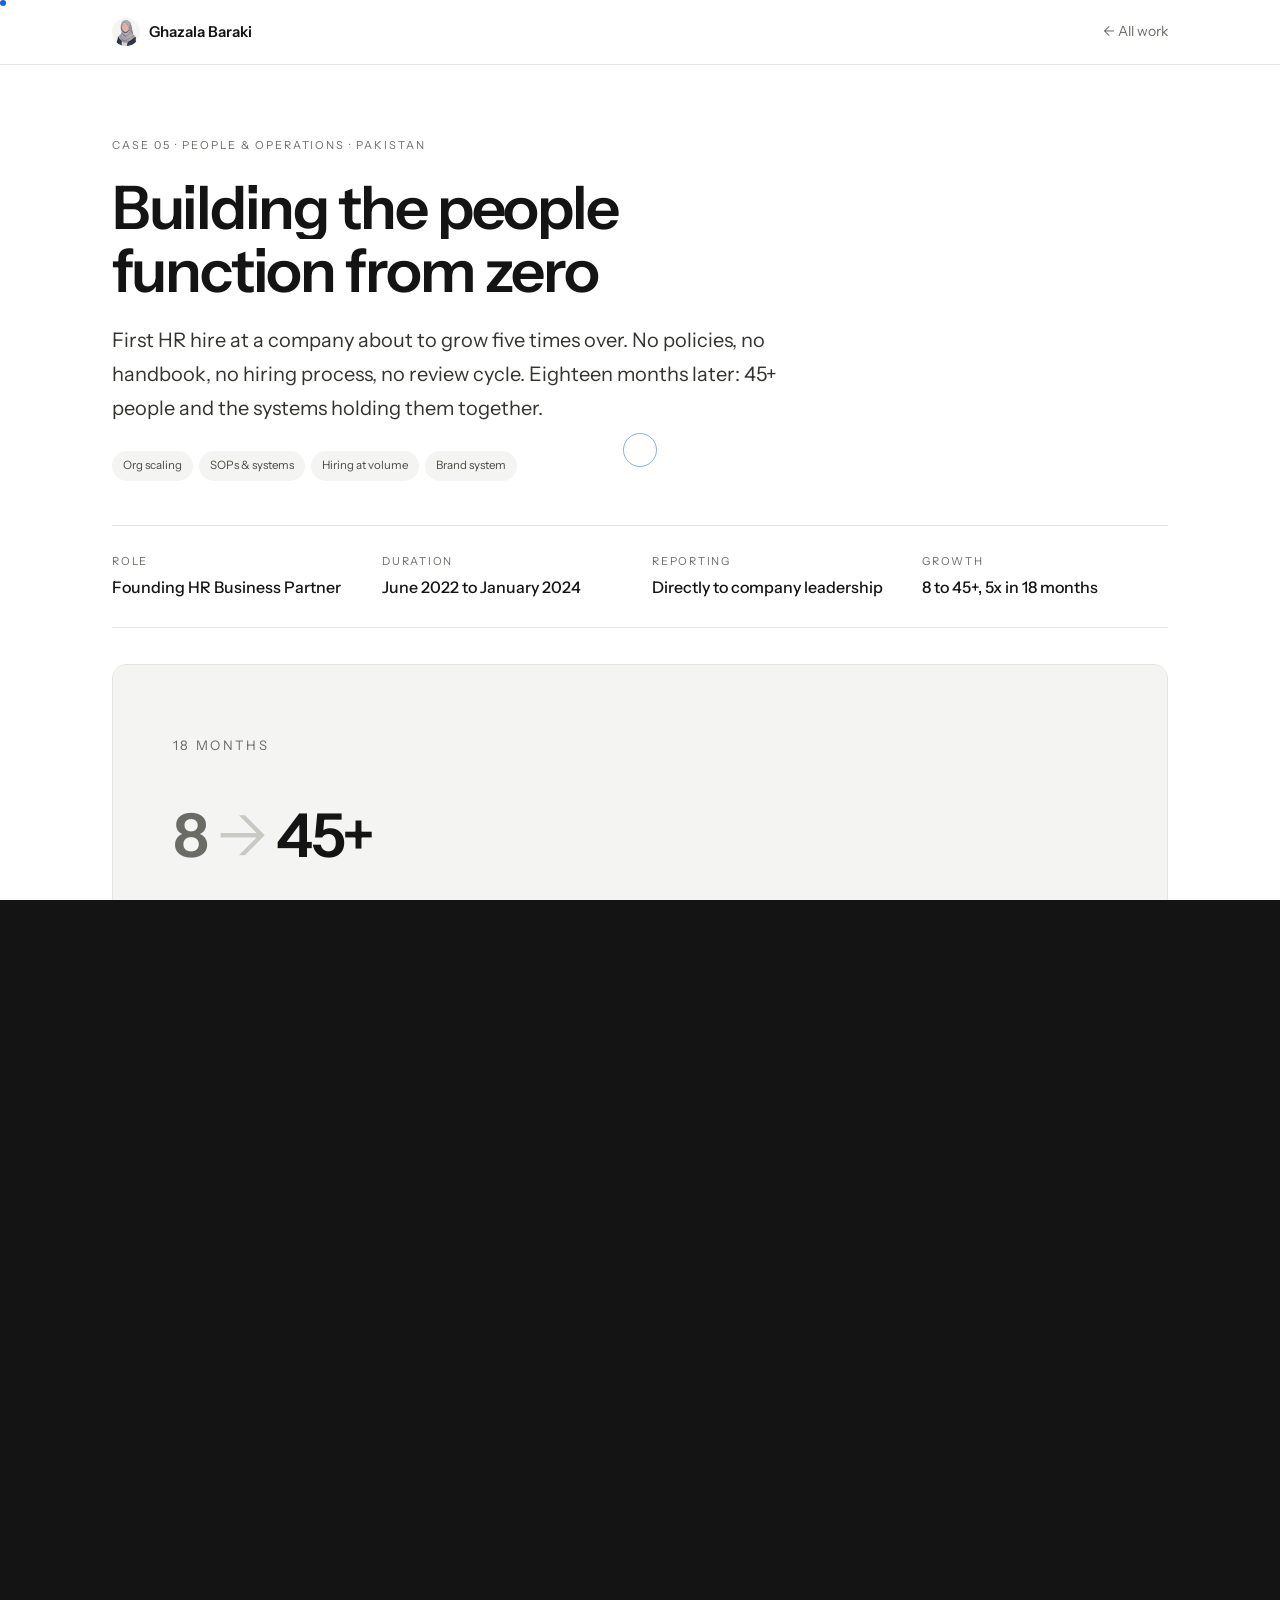
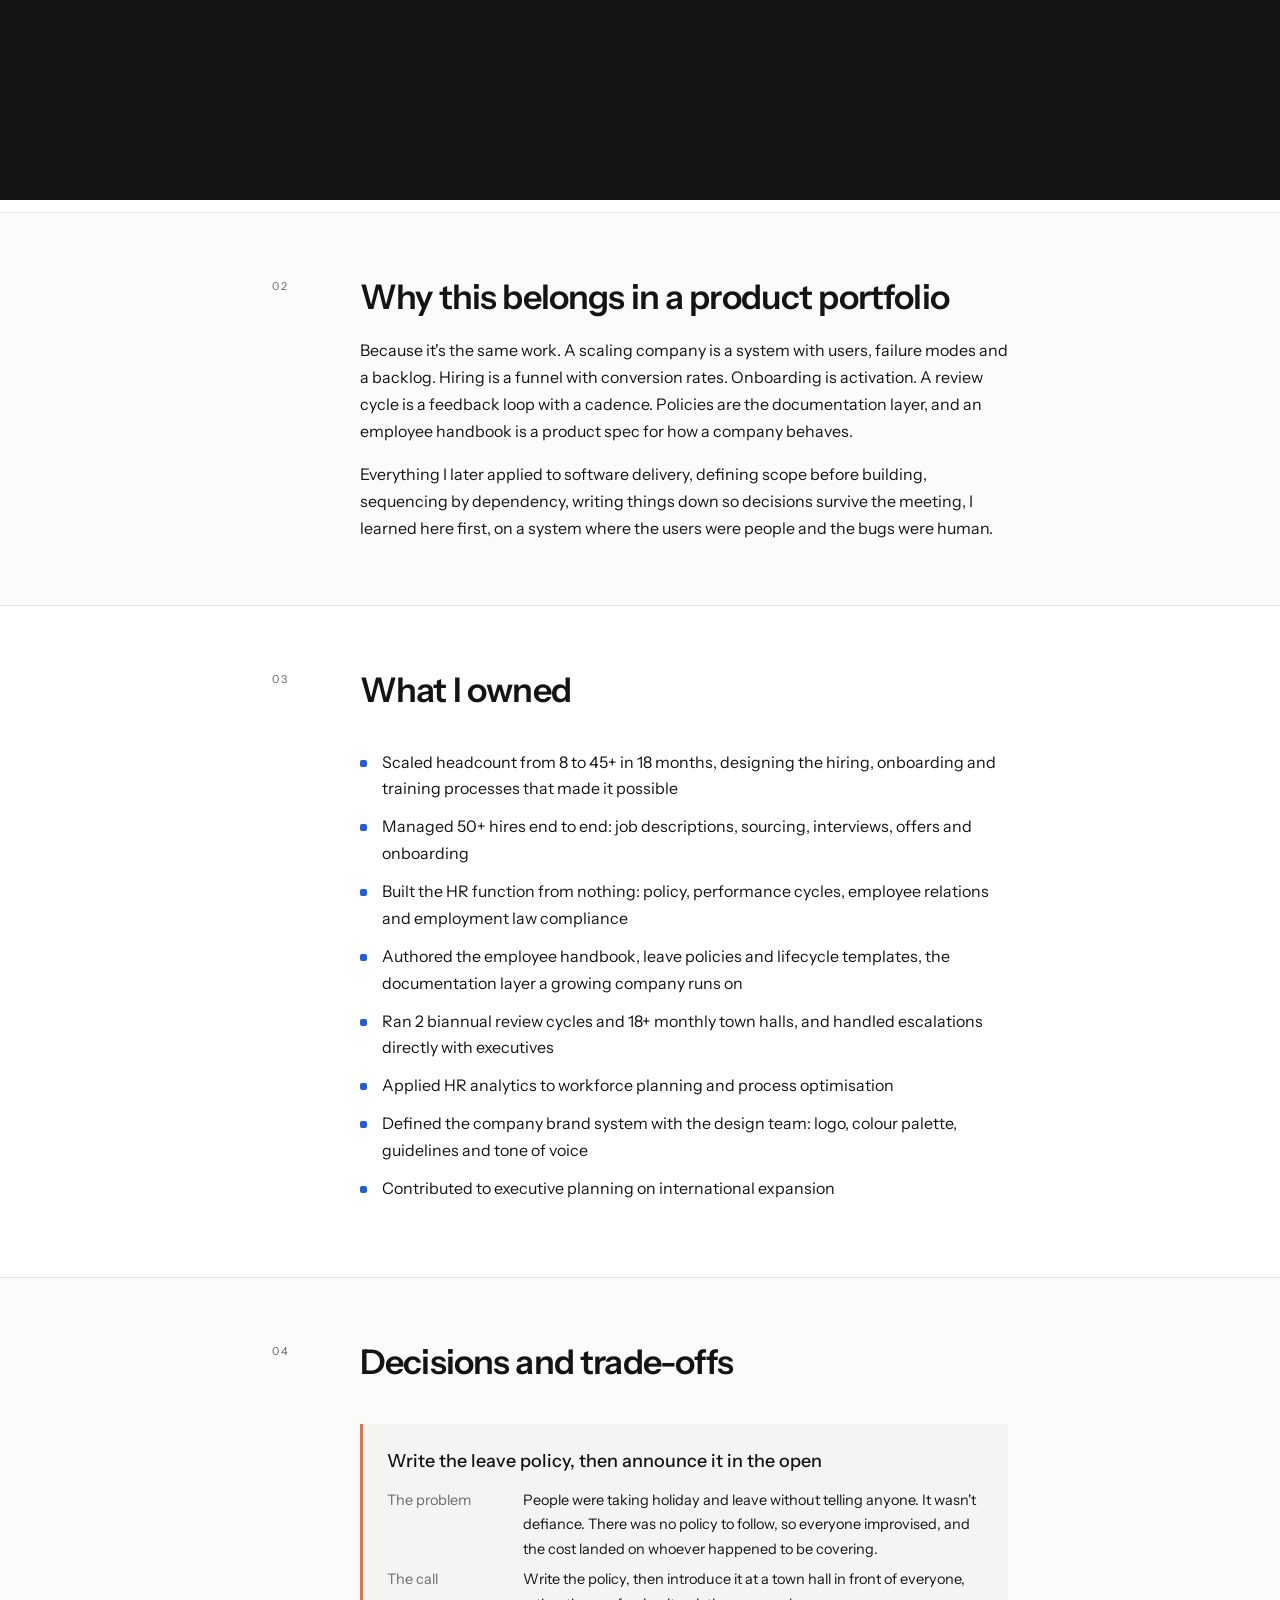
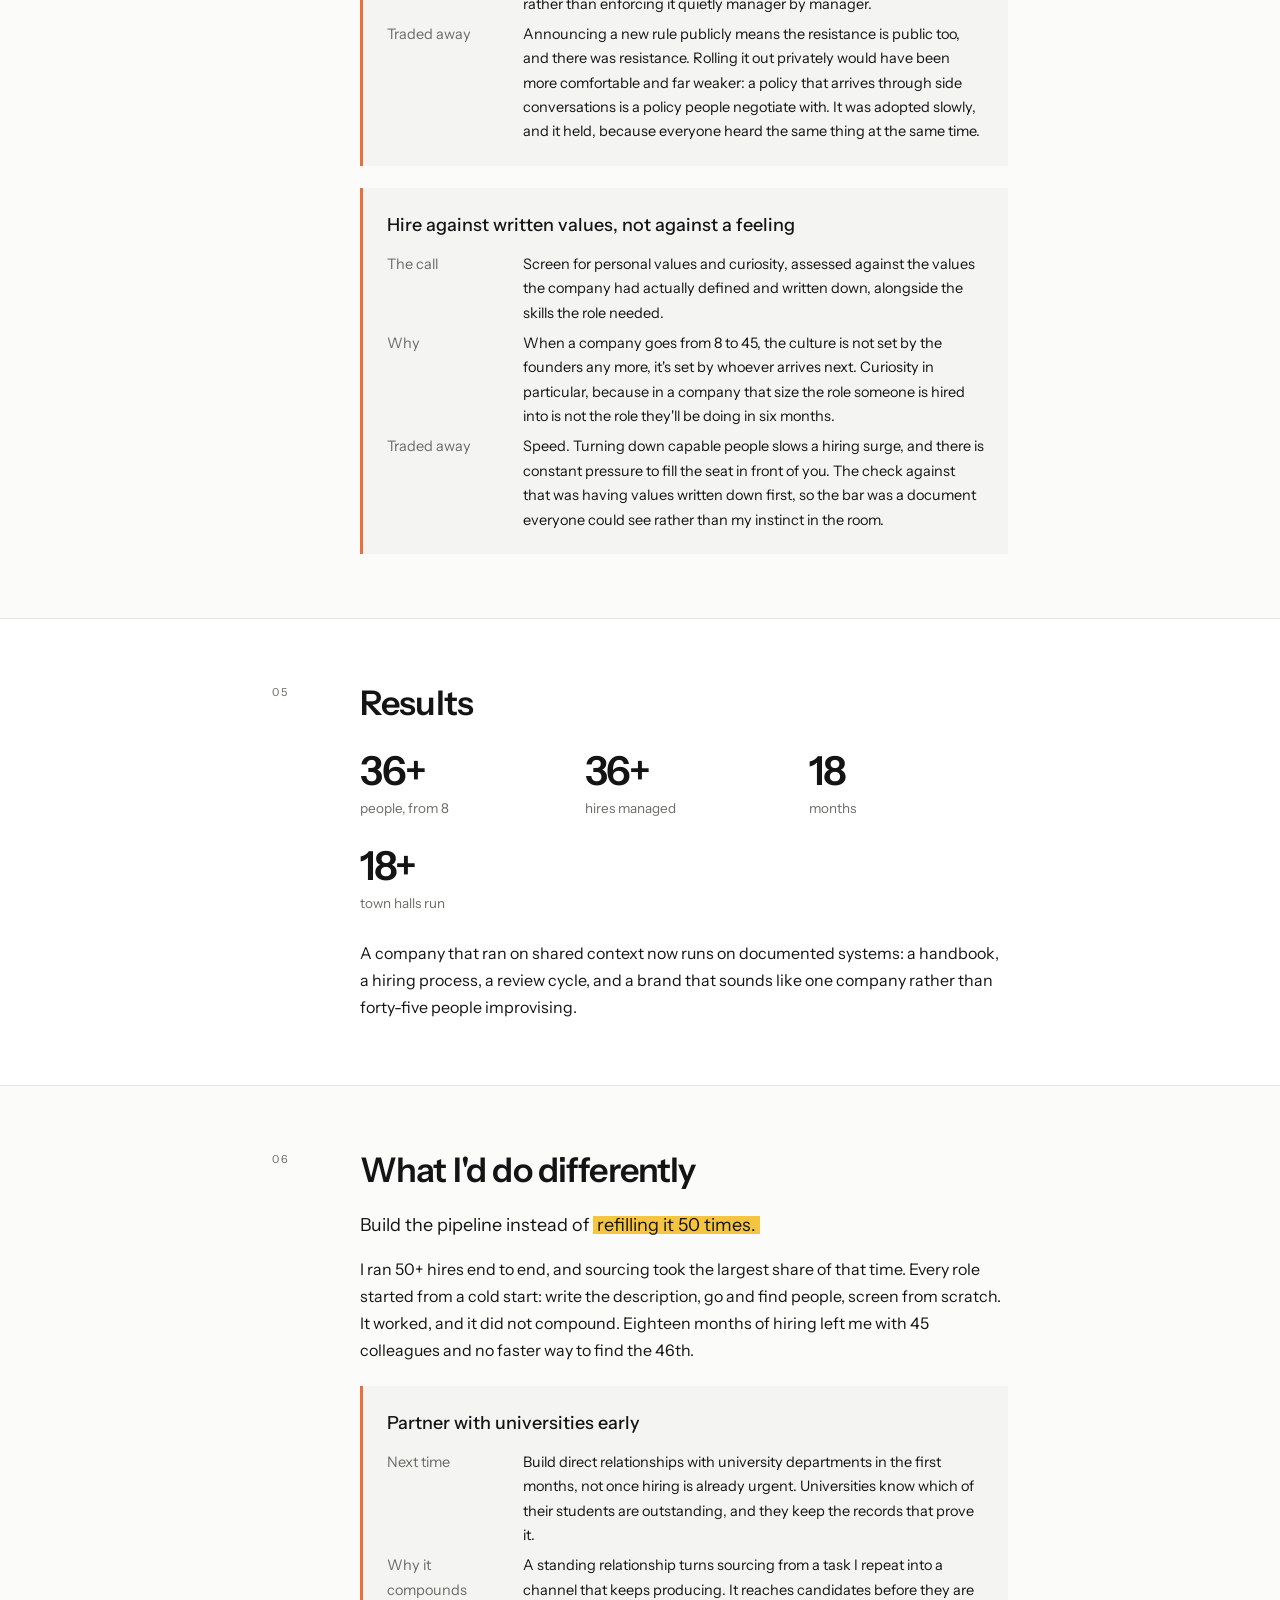
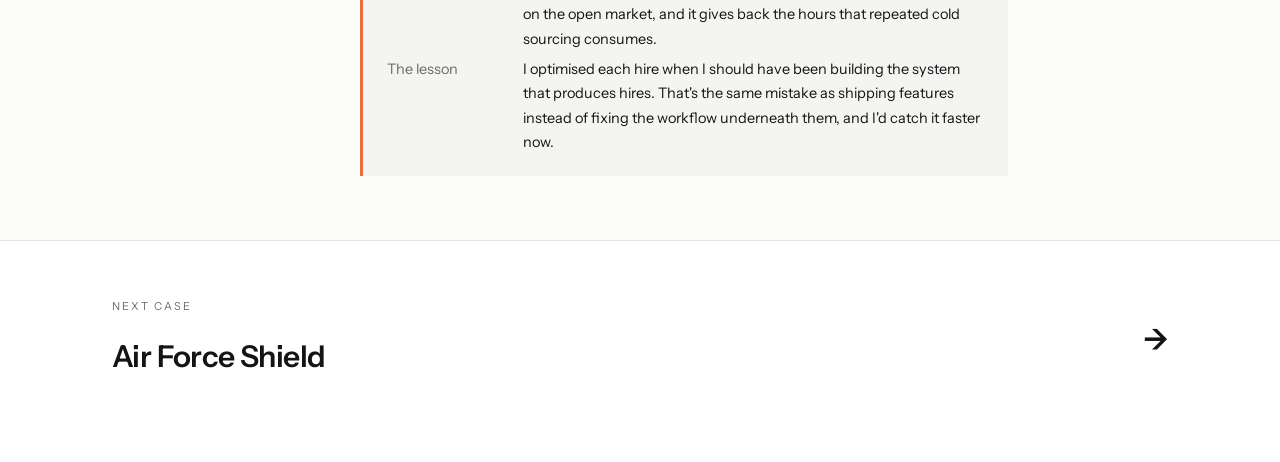
<file: case-k2x.html>
<!DOCTYPE html>
<html lang="en">
<head>
<meta charset="UTF-8">
<meta name="viewport" content="width=device-width, initial-scale=1.0">
<title>K2X · Case study · Ghazala Baraki</title>
<meta name="description" content="First HR hire during a 5x growth period. 8 to 45+ people in 18 months, and the systems that made it hold.">
<link rel="preconnect" href="https://fonts.googleapis.com">
<link rel="preconnect" href="https://fonts.gstatic.com" crossorigin>
<link href="https://fonts.googleapis.com/css2?family=Instrument+Sans:ital,wght@0,400;0,500;0,600;1,400&display=swap" rel="stylesheet">
<link rel="stylesheet" href="case.css">
<link rel="stylesheet" href="motion.css">
<style>
.org{display:flex;flex-wrap:wrap;gap:5px;max-width:520px;margin:26px 0 10px}
.p{width:13px;height:13px;border-radius:3px;background:var(--gray);transition:background .35s}
.p.seed{background:var(--ink)}
.p.grown{background:var(--orange)}
</style>
</head>
<body>

<nav><div class="wrap"><a href="index.html" class="mark"><img class="mark-av" src="avatar.png" alt="">Ghazala Baraki</a><a href="index.html#work" class="back">← All work</a></div></nav>

<header>
  <div class="wrap">
    <p class="crumb rv">Case 05 · People &amp; operations · Pakistan</p>
    <h1 class="rv">Building the people function from zero</h1>
    <p class="sub rv">First HR hire at a company about to grow five times over. No policies, no handbook, no hiring process, no review cycle. Eighteen months later: 45+ people and the systems holding them together.</p>
    <div class="tags rv">
      <span class="tag">Org scaling</span><span class="tag">SOPs &amp; systems</span>
      <span class="tag">Hiring at volume</span><span class="tag">Brand system</span>
    </div>
    <div class="facts rv">
      <div><p class="fk">Role</p><p class="fv">Founding HR Business Partner</p></div>
      <div><p class="fk">Duration</p><p class="fv">June 2022 to January 2024</p></div>
      <div><p class="fk">Reporting</p><p class="fv">Directly to company leadership</p></div>
      <div><p class="fk">Growth</p><p class="fv">8 to 45+, 5x in 18 months</p></div>
    </div>
    <svg class="hero-img rv" viewBox="0 0 1600 800" role="img" aria-label="Headcount grew from 8 to 45 or more over 18 months, on a foundation of six systems: employee handbook, hiring process, onboarding, leave policy, review cycle and town halls."><rect width="1600" height="800" fill="#F4F4F2"/><text x="90" y="130" font-size="20" letter-spacing="3.5" fill="#6B6B66">18 MONTHS</text><text x="90" y="292" font-size="92" font-weight="600" letter-spacing="-3"><tspan fill="#6B6B66">8</tspan><tspan fill="#C9C9C3" font-weight="400"> → </tspan><tspan fill="#141414">45+</tspan></text><rect x="106" y="380" width="24" height="24" rx="5" fill="#141414"/><rect x="137" y="380" width="24" height="24" rx="5" fill="#141414"/><rect x="168" y="380" width="24" height="24" rx="5" fill="#141414"/><rect x="199" y="380" width="24" height="24" rx="5" fill="#141414"/><rect x="230" y="380" width="24" height="24" rx="5" fill="#141414"/><rect x="261" y="380" width="24" height="24" rx="5" fill="#141414"/><rect x="292" y="380" width="24" height="24" rx="5" fill="#141414"/><rect x="323" y="380" width="24" height="24" rx="5" fill="#141414"/><rect x="354" y="380" width="24" height="24" rx="5" fill="#E8703A"/><rect x="385" y="380" width="24" height="24" rx="5" fill="#E8703A"/><rect x="416" y="380" width="24" height="24" rx="5" fill="#E8703A"/><rect x="447" y="380" width="24" height="24" rx="5" fill="#E8703A"/><rect x="478" y="380" width="24" height="24" rx="5" fill="#E8703A"/><rect x="509" y="380" width="24" height="24" rx="5" fill="#E8703A"/><rect x="540" y="380" width="24" height="24" rx="5" fill="#E8703A"/><rect x="571" y="380" width="24" height="24" rx="5" fill="#E8703A"/><rect x="602" y="380" width="24" height="24" rx="5" fill="#E8703A"/><rect x="633" y="380" width="24" height="24" rx="5" fill="#E8703A"/><rect x="664" y="380" width="24" height="24" rx="5" fill="#E8703A"/><rect x="695" y="380" width="24" height="24" rx="5" fill="#E8703A"/><rect x="726" y="380" width="24" height="24" rx="5" fill="#E8703A"/><rect x="757" y="380" width="24" height="24" rx="5" fill="#E8703A"/><rect x="788" y="380" width="24" height="24" rx="5" fill="#E8703A"/><rect x="819" y="380" width="24" height="24" rx="5" fill="#E8703A"/><rect x="850" y="380" width="24" height="24" rx="5" fill="#E8703A"/><rect x="881" y="380" width="24" height="24" rx="5" fill="#E8703A"/><rect x="912" y="380" width="24" height="24" rx="5" fill="#E8703A"/><rect x="943" y="380" width="24" height="24" rx="5" fill="#E8703A"/><rect x="974" y="380" width="24" height="24" rx="5" fill="#E8703A"/><rect x="1005" y="380" width="24" height="24" rx="5" fill="#E8703A"/><rect x="1036" y="380" width="24" height="24" rx="5" fill="#E8703A"/><rect x="1067" y="380" width="24" height="24" rx="5" fill="#E8703A"/><rect x="1098" y="380" width="24" height="24" rx="5" fill="#E8703A"/><rect x="1129" y="380" width="24" height="24" rx="5" fill="#E8703A"/><rect x="1160" y="380" width="24" height="24" rx="5" fill="#E8703A"/><rect x="1191" y="380" width="24" height="24" rx="5" fill="#E8703A"/><rect x="1222" y="380" width="24" height="24" rx="5" fill="#E8703A"/><rect x="1253" y="380" width="24" height="24" rx="5" fill="#E8703A"/><rect x="1284" y="380" width="24" height="24" rx="5" fill="#E8703A"/><rect x="1315" y="380" width="24" height="24" rx="5" fill="#E8703A"/><rect x="1346" y="380" width="24" height="24" rx="5" fill="#E8703A"/><rect x="1377" y="380" width="24" height="24" rx="5" fill="#E8703A"/><rect x="1408" y="380" width="24" height="24" rx="5" fill="#E8703A"/><rect x="1439" y="380" width="24" height="24" rx="5" fill="#E8703A"/><rect x="1470" y="380" width="24" height="24" rx="5" fill="#E8703A"/><line x1="90" y1="520" x2="1510" y2="520" stroke="#E0E0DA" stroke-width="1.5"/><text x="90" y="582" font-size="20" letter-spacing="3.5" fill="#6B6B66">THE LAYER UNDERNEATH</text><rect x="90" y="640" width="290" height="58" rx="29" fill="#fff"/><text x="235" y="676" font-size="25" fill="#3A3A36" text-anchor="middle">Employee handbook</text><rect x="396" y="640" width="240" height="58" rx="29" fill="#fff"/><text x="516" y="676" font-size="25" fill="#3A3A36" text-anchor="middle">Hiring process</text><rect x="652" y="640" width="195" height="58" rx="29" fill="#fff"/><text x="749" y="676" font-size="25" fill="#3A3A36" text-anchor="middle">Onboarding</text><rect x="863" y="640" width="215" height="58" rx="29" fill="#fff"/><text x="970" y="676" font-size="25" fill="#3A3A36" text-anchor="middle">Leave policy</text><rect x="1094" y="640" width="215" height="58" rx="29" fill="#fff"/><text x="1201" y="676" font-size="25" fill="#3A3A36" text-anchor="middle">Review cycle</text><rect x="1325" y="640" width="185" height="58" rx="29" fill="#fff"/><text x="1417" y="676" font-size="25" fill="#3A3A36" text-anchor="middle">Town halls</text></svg>
  </div>
</header>

<section>
  <div class="wrap narrow">
    <p class="snum rv">01</p>
    <h2 class="rv">It started when</h2>
    <p class="lead rv">A company of eight people decided to become a company of forty-five, and <span class="hl">nothing existed to make that survivable.</span></p>
    <p class="rv">No employee handbook. No leave policy. No performance framework. No hiring process beyond asking around. At eight people you can run a company on shared context and goodwill, because everyone is in the same room and everyone knows everything. That model breaks somewhere around twenty, quietly, and by the time anyone notices, the damage is already done: inconsistent offers, unclear expectations, and new people who never quite land.</p>
    <p class="rv">I was hired as the first HR person to build the function before that break happened, not after it.</p>
    <div class="org rv" id="org"></div>
    <p class="rl rv">Eight people in dark. Thirty-seven more added over eighteen months.</p>
  </div>
</section>

<section>
  <div class="wrap narrow">
    <p class="snum rv">02</p>
    <h2 class="rv">Why this belongs in a product portfolio</h2>
    <p class="rv">Because it's the same work. A scaling company is a system with users, failure modes and a backlog. Hiring is a funnel with conversion rates. Onboarding is activation. A review cycle is a feedback loop with a cadence. Policies are the documentation layer, and an employee handbook is a product spec for how a company behaves.</p>
    <p class="rv">Everything I later applied to software delivery, defining scope before building, sequencing by dependency, writing things down so decisions survive the meeting, I learned here first, on a system where the users were people and the bugs were human.</p>
  </div>
</section>

<section>
  <div class="wrap narrow">
    <p class="snum rv">03</p>
    <h2 class="rv">What I owned</h2>
    <ul class="rv">
      <li>Scaled headcount from 8 to 45+ in 18 months, designing the hiring, onboarding and training processes that made it possible</li>
      <li>Managed 50+ hires end to end: job descriptions, sourcing, interviews, offers and onboarding</li>
      <li>Built the HR function from nothing: policy, performance cycles, employee relations and employment law compliance</li>
      <li>Authored the employee handbook, leave policies and lifecycle templates, the documentation layer a growing company runs on</li>
      <li>Ran 2 biannual review cycles and 18+ monthly town halls, and handled escalations directly with executives</li>
      <li>Applied HR analytics to workforce planning and process optimisation</li>
      <li>Defined the company brand system with the design team: logo, colour palette, guidelines and tone of voice</li>
      <li>Contributed to executive planning on international expansion</li>
    </ul>
  </div>
</section>

<section>
  <div class="wrap narrow">
    <p class="snum rv">04</p>
    <h2 class="rv">Decisions and trade-offs</h2>
    <div class="dec rv">
      <h3>Write the leave policy, then announce it in the open</h3>
      <div class="dl">
        <span class="dt">The problem</span><span>People were taking holiday and leave without telling anyone. It wasn't defiance. There was no policy to follow, so everyone improvised, and the cost landed on whoever happened to be covering.</span>
        <span class="dt">The call</span><span>Write the policy, then introduce it at a town hall in front of everyone, rather than enforcing it quietly manager by manager.</span>
        <span class="dt">Traded away</span><span>Announcing a new rule publicly means the resistance is public too, and there was resistance. Rolling it out privately would have been more comfortable and far weaker: a policy that arrives through side conversations is a policy people negotiate with. It was adopted slowly, and it held, because everyone heard the same thing at the same time.</span>
      </div>
    </div>

    <div class="dec rv">
      <h3>Hire against written values, not against a feeling</h3>
      <div class="dl">
        <span class="dt">The call</span><span>Screen for personal values and curiosity, assessed against the values the company had actually defined and written down, alongside the skills the role needed.</span>
        <span class="dt">Why</span><span>When a company goes from 8 to 45, the culture is not set by the founders any more, it's set by whoever arrives next. Curiosity in particular, because in a company that size the role someone is hired into is not the role they'll be doing in six months.</span>
        <span class="dt">Traded away</span><span>Speed. Turning down capable people slows a hiring surge, and there is constant pressure to fill the seat in front of you. The check against that was having values written down first, so the bar was a document everyone could see rather than my instinct in the room.</span>
      </div>
    </div>
  </div>
</section>

<section>
  <div class="wrap narrow">
    <p class="snum rv">05</p>
    <h2 class="rv">Results</h2>
    <div class="res rv">
      <div><p class="rn" data-to="45" data-post="+">0</p><p class="rl">people, from 8</p></div>
      <div><p class="rn" data-to="50" data-post="+">0</p><p class="rl">hires managed</p></div>
      <div><p class="rn" data-to="18">0</p><p class="rl">months</p></div>
      <div><p class="rn" data-to="18" data-post="+">0</p><p class="rl">town halls run</p></div>
    </div>
    <p class="rv" style="margin-top:26px">A company that ran on shared context now runs on documented systems: a handbook, a hiring process, a review cycle, and a brand that sounds like one company rather than forty-five people improvising.</p>
  </div>
</section>

<section>
  <div class="wrap narrow">
    <p class="snum rv">06</p>
    <h2 class="rv">What I'd do differently</h2>
    <p class="lead rv">Build the pipeline instead of <span class="hl">refilling it 50 times.</span></p>
    <p class="rv">I ran 50+ hires end to end, and sourcing took the largest share of that time. Every role started from a cold start: write the description, go and find people, screen from scratch. It worked, and it did not compound. Eighteen months of hiring left me with 45 colleagues and no faster way to find the 46th.</p>
    <div class="dec rv">
      <h3>Partner with universities early</h3>
      <div class="dl">
        <span class="dt">Next time</span><span>Build direct relationships with university departments in the first months, not once hiring is already urgent. Universities know which of their students are outstanding, and they keep the records that prove it.</span>
        <span class="dt">Why it compounds</span><span>A standing relationship turns sourcing from a task I repeat into a channel that keeps producing. It reaches candidates before they are on the open market, and it gives back the hours that repeated cold sourcing consumes.</span>
        <span class="dt">The lesson</span><span>I optimised each hire when I should have been building the system that produces hires. That's the same mistake as shipping features instead of fixing the workflow underneath them, and I'd catch it faster now.</span>
      </div>
    </div>
  </div>
</section>

<div class="nextnav">
  <div class="wrap">
    <a class="nx rv" href="case-shield.html">
      <span><p class="nxl">Next case</p><p class="nxt">Air Force Shield</p></span><span class="nxt">→</span>
    </a>
  </div>
</div>

<div class="cur" id="cur"></div><div class="curdot" id="curdot"></div>
<script src="case.js"></script>
<script src="motion.js"></script>
<script>
var ow=document.getElementById('org');
for(var j=0;j<45;j++){var p=document.createElement('span');p.className='p'+(j<8?' seed':'');ow.appendChild(p);}
var oo=new IntersectionObserver(function(es){es.forEach(function(e){if(!e.isIntersecting)return;
  ow.querySelectorAll('.p').forEach(function(p,i){if(i<8)return;setTimeout(function(){p.classList.add('grown')},reduce?0:(i-8)*55);});
  oo.unobserve(ow);})},{threshold:.3});
oo.observe(ow);
</script>
</body>
</html>
</file>
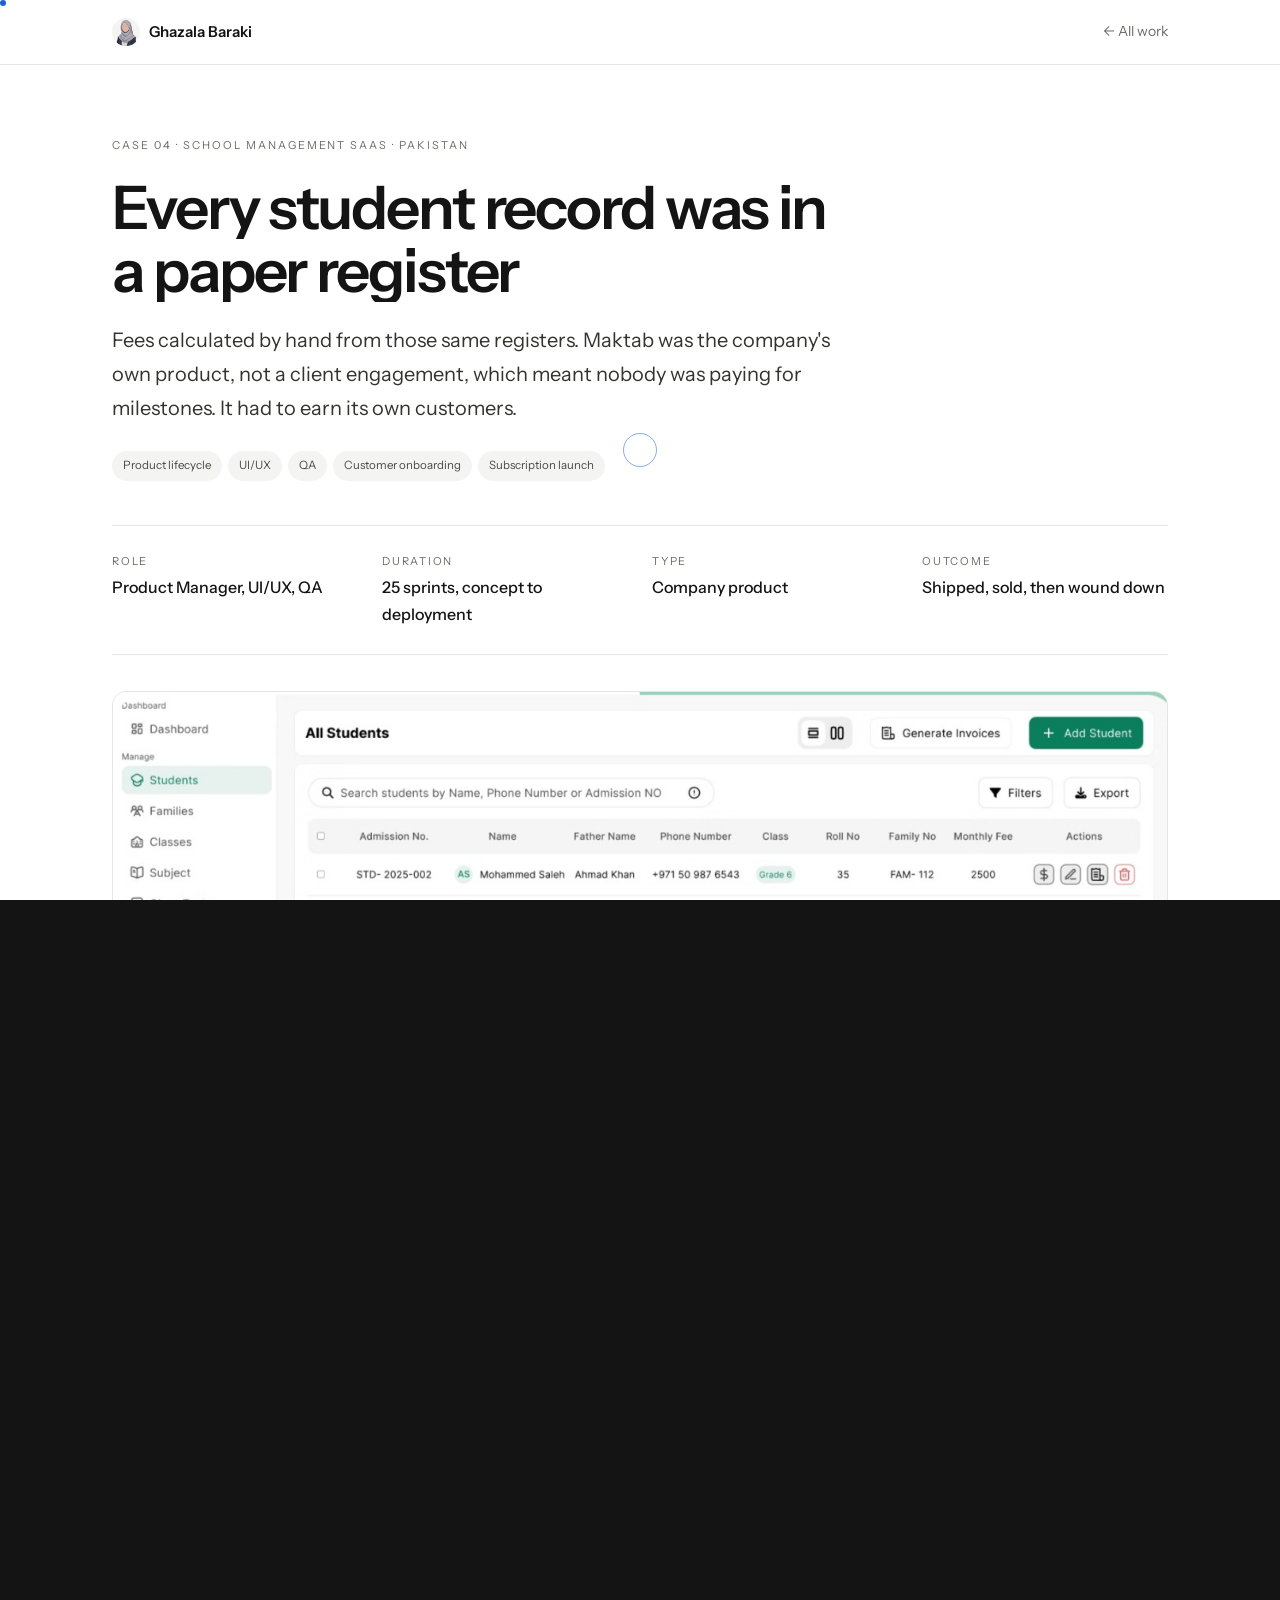
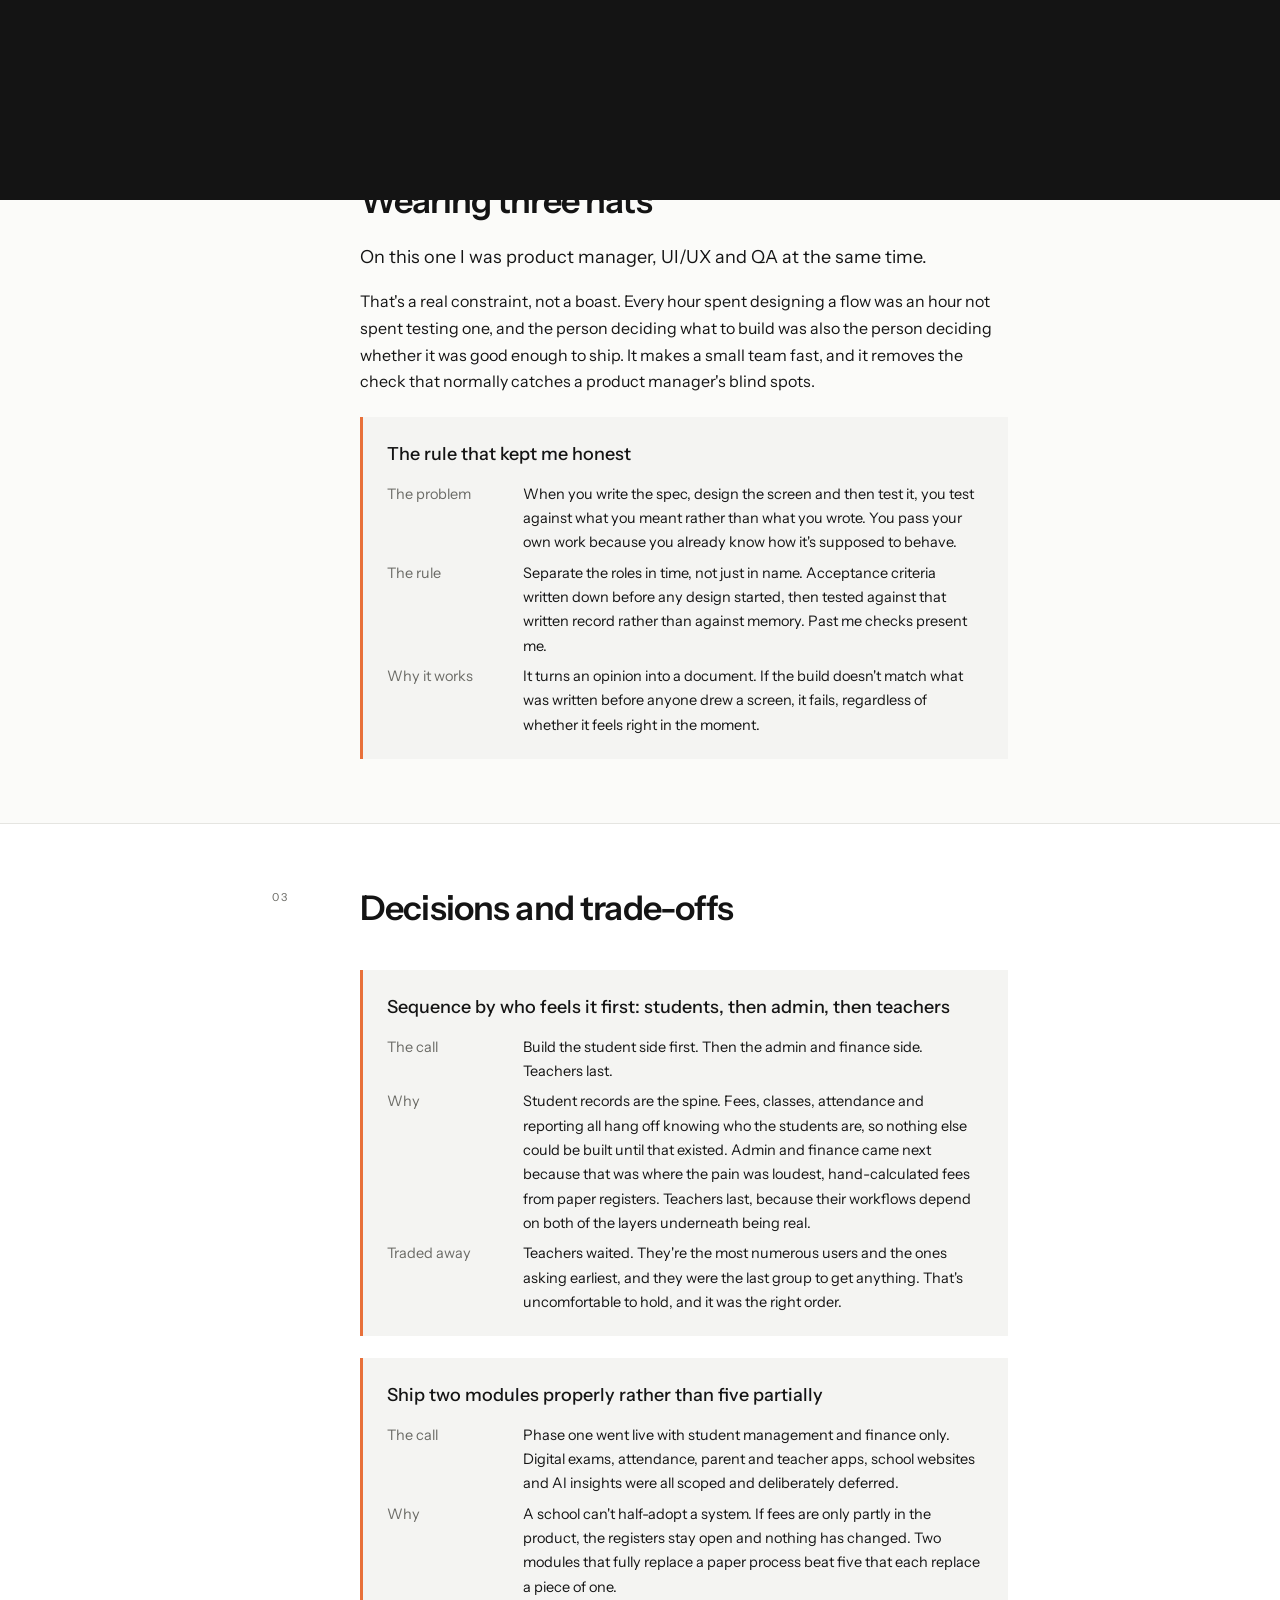
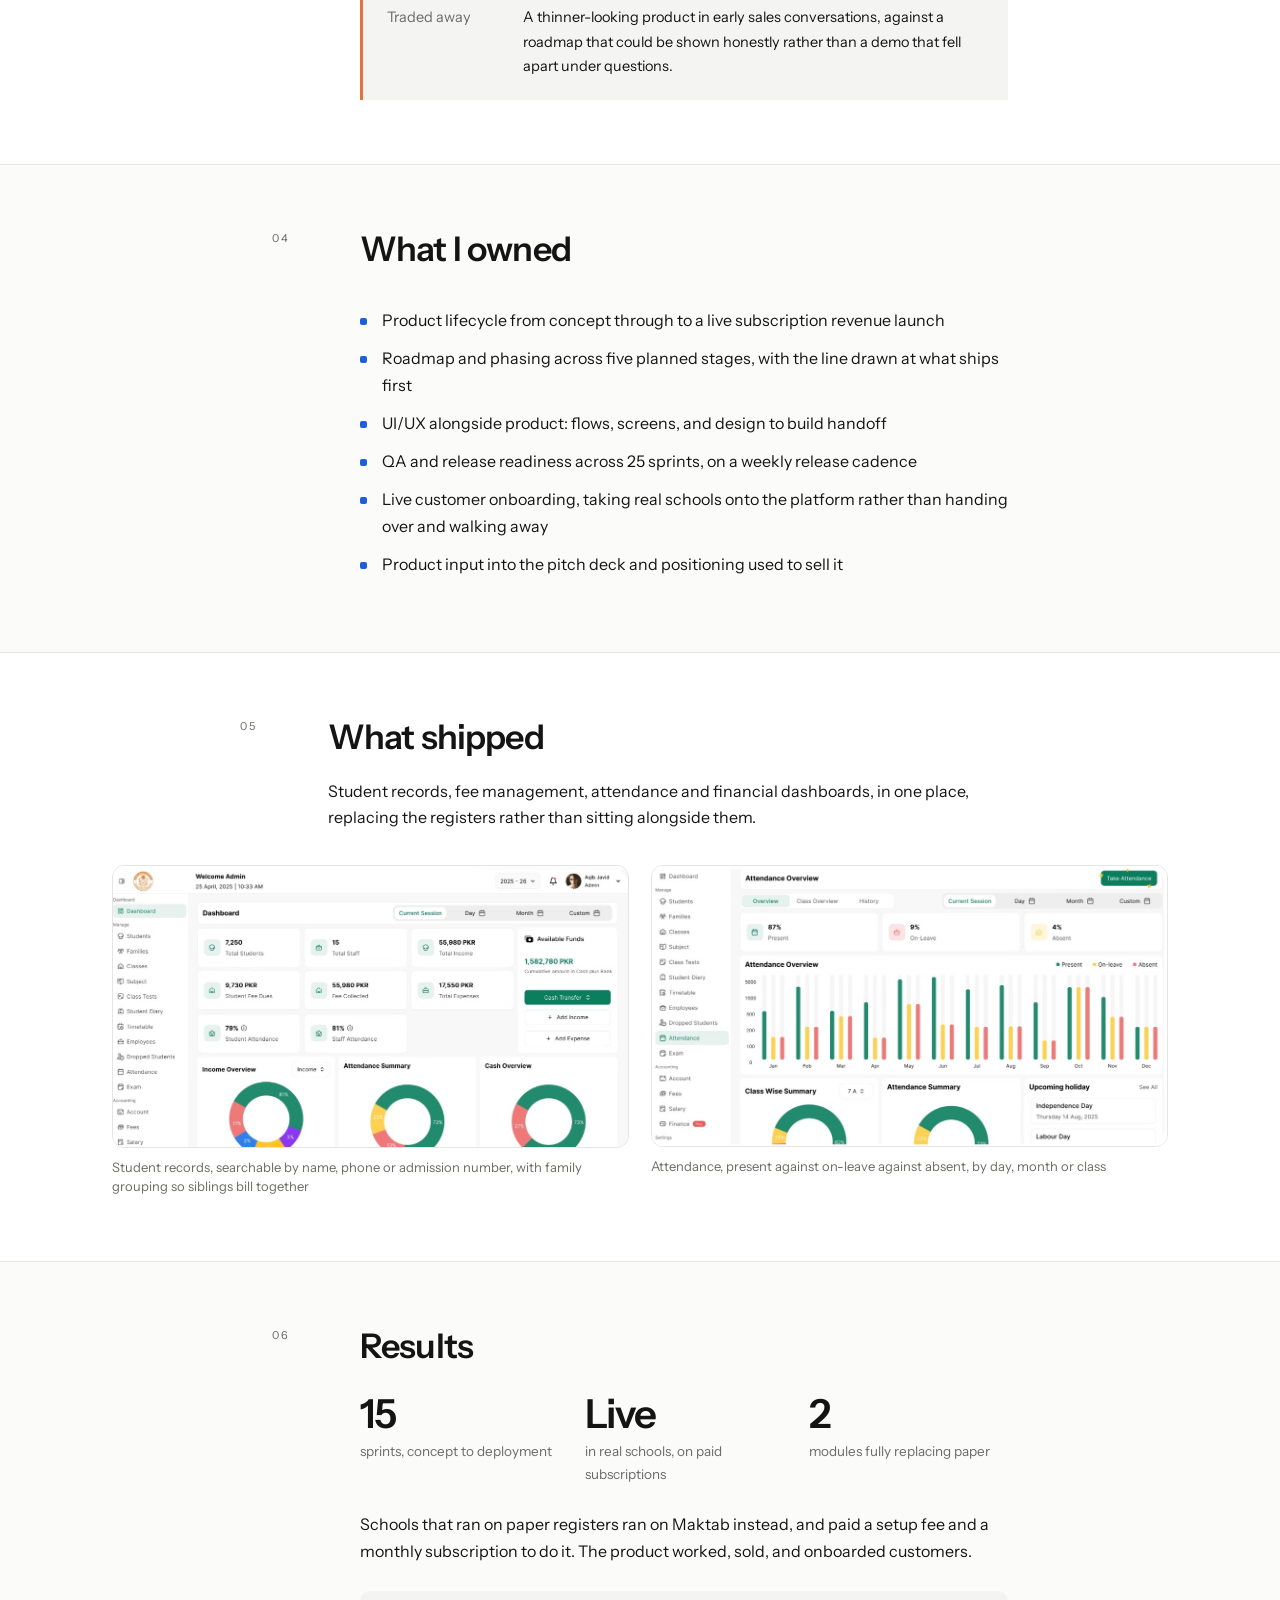
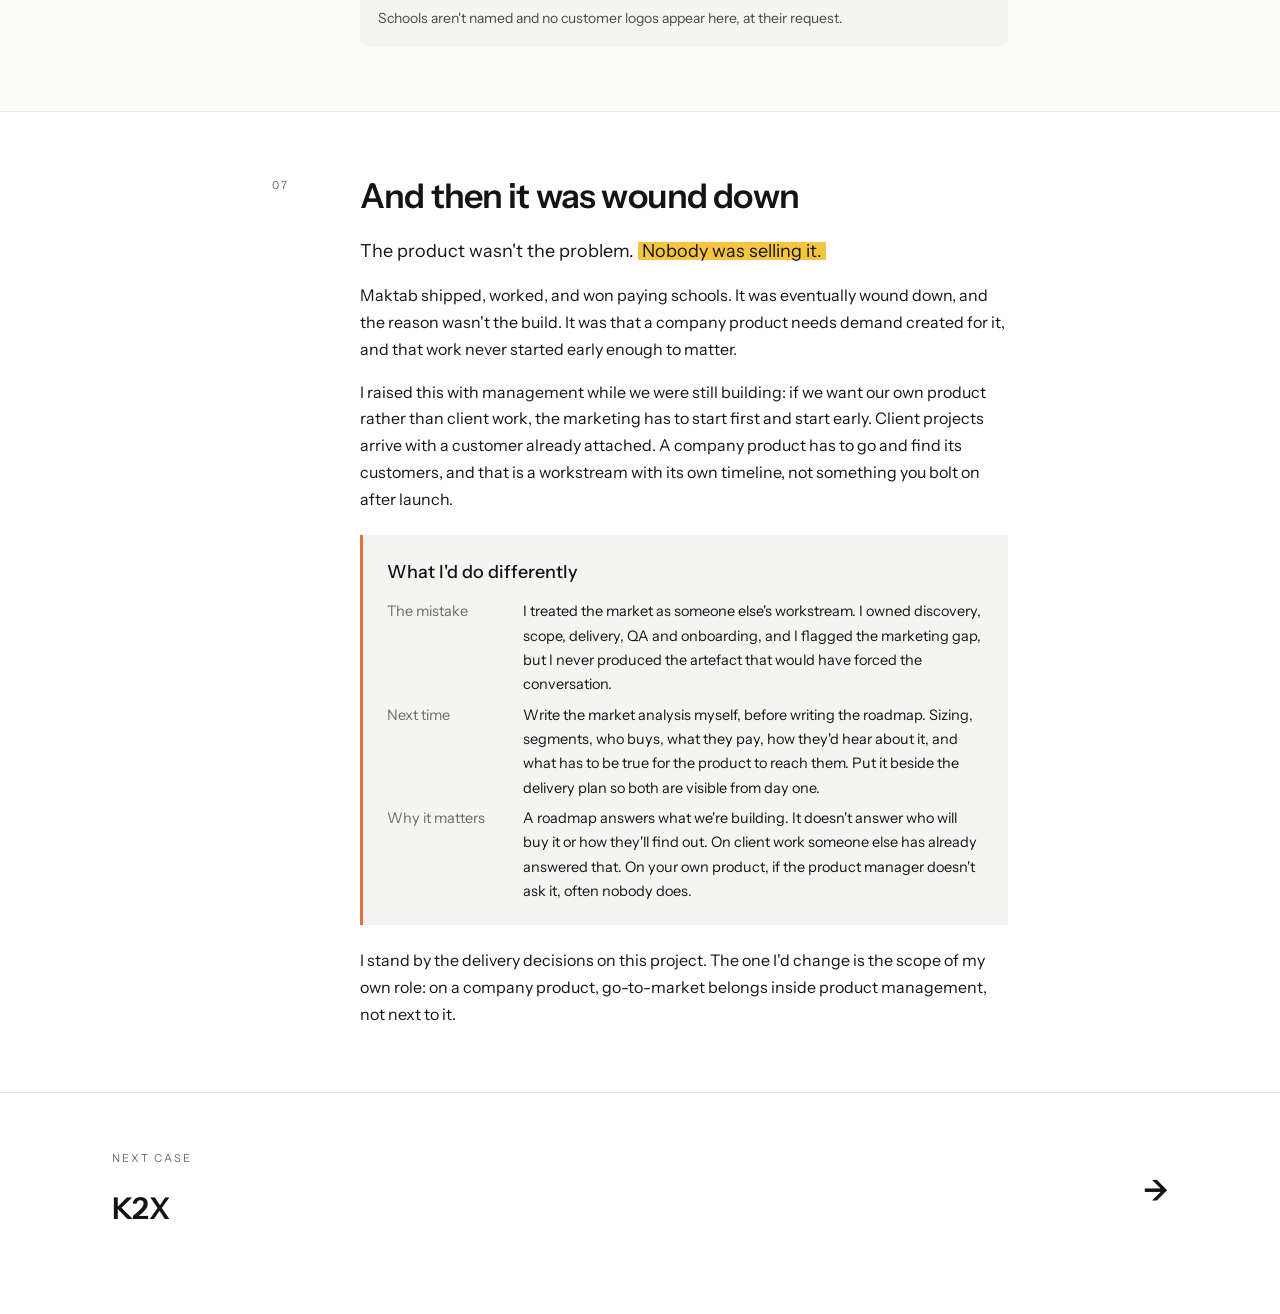
<file: case-maktab.html>
<!DOCTYPE html>
<html lang="en">
<head>
<meta charset="UTF-8">
<meta name="viewport" content="width=device-width, initial-scale=1.0">
<title>Maktab · Case study · Ghazala Baraki</title>
<meta name="description" content="Schools running on paper registers. A cloud SaaS taken from concept to paying customers across 25 sprints.">
<link rel="preconnect" href="https://fonts.googleapis.com">
<link rel="preconnect" href="https://fonts.gstatic.com" crossorigin>
<link href="https://fonts.googleapis.com/css2?family=Instrument+Sans:ital,wght@0,400;0,500;0,600;1,400&display=swap" rel="stylesheet">
<link rel="stylesheet" href="case.css">
<link rel="stylesheet" href="motion.css">
</head>
<body>

<nav><div class="wrap"><a href="index.html" class="mark"><img class="mark-av" src="avatar.png" alt="">Ghazala Baraki</a><a href="index.html#work" class="back">← All work</a></div></nav>

<header>
  <div class="wrap">
    <p class="crumb rv">Case 04 · School management SaaS · Pakistan</p>
    <h1 class="rv">Every student record was in a paper register</h1>
    <p class="sub rv">Fees calculated by hand from those same registers. Maktab was the company's own product, not a client engagement, which meant nobody was paying for milestones. It had to earn its own customers.</p>
    <div class="tags rv">
      <span class="tag">Product lifecycle</span><span class="tag">UI/UX</span><span class="tag">QA</span>
      <span class="tag">Customer onboarding</span><span class="tag">Subscription launch</span>
    </div>
    <div class="facts rv">
      <div><p class="fk">Role</p><p class="fv">Product Manager, UI/UX, QA</p></div>
      <div><p class="fk">Duration</p><p class="fv">25 sprints, concept to deployment</p></div>
      <div><p class="fk">Type</p><p class="fv">Company product</p></div>
      <div><p class="fk">Outcome</p><p class="fv">Shipped, sold, then wound down</p></div>
    </div>
    <img class="hero-img rv" src="maktab-dashboard.jpg" alt="Maktab admin dashboard showing student totals, fee dues, collections and attendance">
  </div>
</header>

<section>
  <div class="wrap narrow">
    <p class="snum rv">01</p>
    <h2 class="rv">It started when</h2>
    <p class="lead rv">Schools were running on <span class="hl">paper registers.</span> Every student record, every fee, every calculation.</p>
    <p class="rv">Student data lived in physical registers on a shelf. Finances were worked out by hand from those same registers, which meant fee collection, dues and expenses were only as accurate as whoever last added them up. There was no single place to look at a school and see how it was actually doing.</p>
    <p class="rv">The problem wasn't that schools lacked software. It was that everything a school knows about itself sat in books nobody could query, reconcile or trust. Digitising the records mattered less than putting them all in one place.</p>
  </div>
</section>

<section>
  <div class="wrap narrow">
    <p class="snum rv">02</p>
    <h2 class="rv">Wearing three hats</h2>
    <p class="lead rv">On this one I was product manager, UI/UX and QA at the same time.</p>
    <p class="rv">That's a real constraint, not a boast. Every hour spent designing a flow was an hour not spent testing one, and the person deciding what to build was also the person deciding whether it was good enough to ship. It makes a small team fast, and it removes the check that normally catches a product manager's blind spots.</p>
    <div class="dec rv">
      <h3>The rule that kept me honest</h3>
      <div class="dl">
        <span class="dt">The problem</span><span>When you write the spec, design the screen and then test it, you test against what you meant rather than what you wrote. You pass your own work because you already know how it's supposed to behave.</span>
        <span class="dt">The rule</span><span>Separate the roles in time, not just in name. Acceptance criteria written down before any design started, then tested against that written record rather than against memory. Past me checks present me.</span>
        <span class="dt">Why it works</span><span>It turns an opinion into a document. If the build doesn't match what was written before anyone drew a screen, it fails, regardless of whether it feels right in the moment.</span>
      </div>
    </div>
  </div>
</section>

<section>
  <div class="wrap narrow">
    <p class="snum rv">03</p>
    <h2 class="rv">Decisions and trade-offs</h2>

    <div class="dec rv">
      <h3>Sequence by who feels it first: students, then admin, then teachers</h3>
      <div class="dl">
        <span class="dt">The call</span><span>Build the student side first. Then the admin and finance side. Teachers last.</span>
        <span class="dt">Why</span><span>Student records are the spine. Fees, classes, attendance and reporting all hang off knowing who the students are, so nothing else could be built until that existed. Admin and finance came next because that was where the pain was loudest, hand-calculated fees from paper registers. Teachers last, because their workflows depend on both of the layers underneath being real.</span>
        <span class="dt">Traded away</span><span>Teachers waited. They're the most numerous users and the ones asking earliest, and they were the last group to get anything. That's uncomfortable to hold, and it was the right order.</span>
      </div>
    </div>

    <div class="dec rv">
      <h3>Ship two modules properly rather than five partially</h3>
      <div class="dl">
        <span class="dt">The call</span><span>Phase one went live with student management and finance only. Digital exams, attendance, parent and teacher apps, school websites and AI insights were all scoped and deliberately deferred.</span>
        <span class="dt">Why</span><span>A school can't half-adopt a system. If fees are only partly in the product, the registers stay open and nothing has changed. Two modules that fully replace a paper process beat five that each replace a piece of one.</span>
        <span class="dt">Traded away</span><span>A thinner-looking product in early sales conversations, against a roadmap that could be shown honestly rather than a demo that fell apart under questions.</span>
      </div>
    </div>
  </div>
</section>

<section>
  <div class="wrap narrow">
    <p class="snum rv">04</p>
    <h2 class="rv">What I owned</h2>
    <ul class="rv">
      <li>Product lifecycle from concept through to a live subscription revenue launch</li>
      <li>Roadmap and phasing across five planned stages, with the line drawn at what ships first</li>
      <li>UI/UX alongside product: flows, screens, and design to build handoff</li>
      <li>QA and release readiness across 25 sprints, on a weekly release cadence</li>
      <li>Live customer onboarding, taking real schools onto the platform rather than handing over and walking away</li>
      <li>Product input into the pitch deck and positioning used to sell it</li>
    </ul>
  </div>
</section>

<section>
  <div class="wrap">
    <div class="wrap narrow" style="padding:0">
      <p class="snum rv">05</p>
      <h2 class="rv">What shipped</h2>
      <p class="rv" style="margin-bottom:26px">Student records, fee management, attendance and financial dashboards, in one place, replacing the registers rather than sitting alongside them.</p>
    </div>
    <div class="shots">
      <figure class="shot rv">
        <img src="maktab-students.jpg" alt="Student list with admission numbers, classes, family grouping and monthly fees">
        <figcaption>Student records, searchable by name, phone or admission number, with family grouping so siblings bill together</figcaption>
      </figure>
      <figure class="shot rv">
        <img src="maktab-attendance.jpg" alt="Attendance overview with present, on-leave and absent rates and class-wise summary">
        <figcaption>Attendance, present against on-leave against absent, by day, month or class</figcaption>
      </figure>
    </div>
  </div>
</section>

<section>
  <div class="wrap narrow">
    <p class="snum rv">06</p>
    <h2 class="rv">Results</h2>
    <div class="res rv">
      <div><p class="rn" data-to="25">0</p><p class="rl">sprints, concept to deployment</p></div>
      <div><p class="rn">Live</p><p class="rl">in real schools, on paid subscriptions</p></div>
      <div><p class="rn">2</p><p class="rl">modules fully replacing paper</p></div>
    </div>
    <p class="rv" style="margin-top:26px">Schools that ran on paper registers ran on Maktab instead, and paid a setup fee and a monthly subscription to do it. The product worked, sold, and onboarded customers.</p>
    <p class="note rv">Schools aren't named and no customer logos appear here, at their request.</p>
  </div>
</section>

<section>
  <div class="wrap narrow">
    <p class="snum rv">07</p>
    <h2 class="rv">And then it was wound down</h2>
    <p class="lead rv">The product wasn't the problem. <span class="hl">Nobody was selling it.</span></p>
    <p class="rv">Maktab shipped, worked, and won paying schools. It was eventually wound down, and the reason wasn't the build. It was that a company product needs demand created for it, and that work never started early enough to matter.</p>
    <p class="rv">I raised this with management while we were still building: if we want our own product rather than client work, the marketing has to start first and start early. Client projects arrive with a customer already attached. A company product has to go and find its customers, and that is a workstream with its own timeline, not something you bolt on after launch.</p>
    <div class="dec rv">
      <h3>What I'd do differently</h3>
      <div class="dl">
        <span class="dt">The mistake</span><span>I treated the market as someone else's workstream. I owned discovery, scope, delivery, QA and onboarding, and I flagged the marketing gap, but I never produced the artefact that would have forced the conversation.</span>
        <span class="dt">Next time</span><span>Write the market analysis myself, before writing the roadmap. Sizing, segments, who buys, what they pay, how they'd hear about it, and what has to be true for the product to reach them. Put it beside the delivery plan so both are visible from day one.</span>
        <span class="dt">Why it matters</span><span>A roadmap answers what we're building. It doesn't answer who will buy it or how they'll find out. On client work someone else has already answered that. On your own product, if the product manager doesn't ask it, often nobody does.</span>
      </div>
    </div>
    <p class="rv" style="margin-top:22px">I stand by the delivery decisions on this project. The one I'd change is the scope of my own role: on a company product, go-to-market belongs inside product management, not next to it.</p>
  </div>
</section>

<div class="nextnav">
  <div class="wrap">
    <a class="nx rv" href="case-k2x.html">
      <span><p class="nxl">Next case</p><p class="nxt">K2X</p></span><span class="nxt">→</span>
    </a>
  </div>
</div>

<div class="cur" id="cur"></div><div class="curdot" id="curdot"></div>
<script src="case.js"></script>
<script src="motion.js"></script>
</body>
</html>
</file>
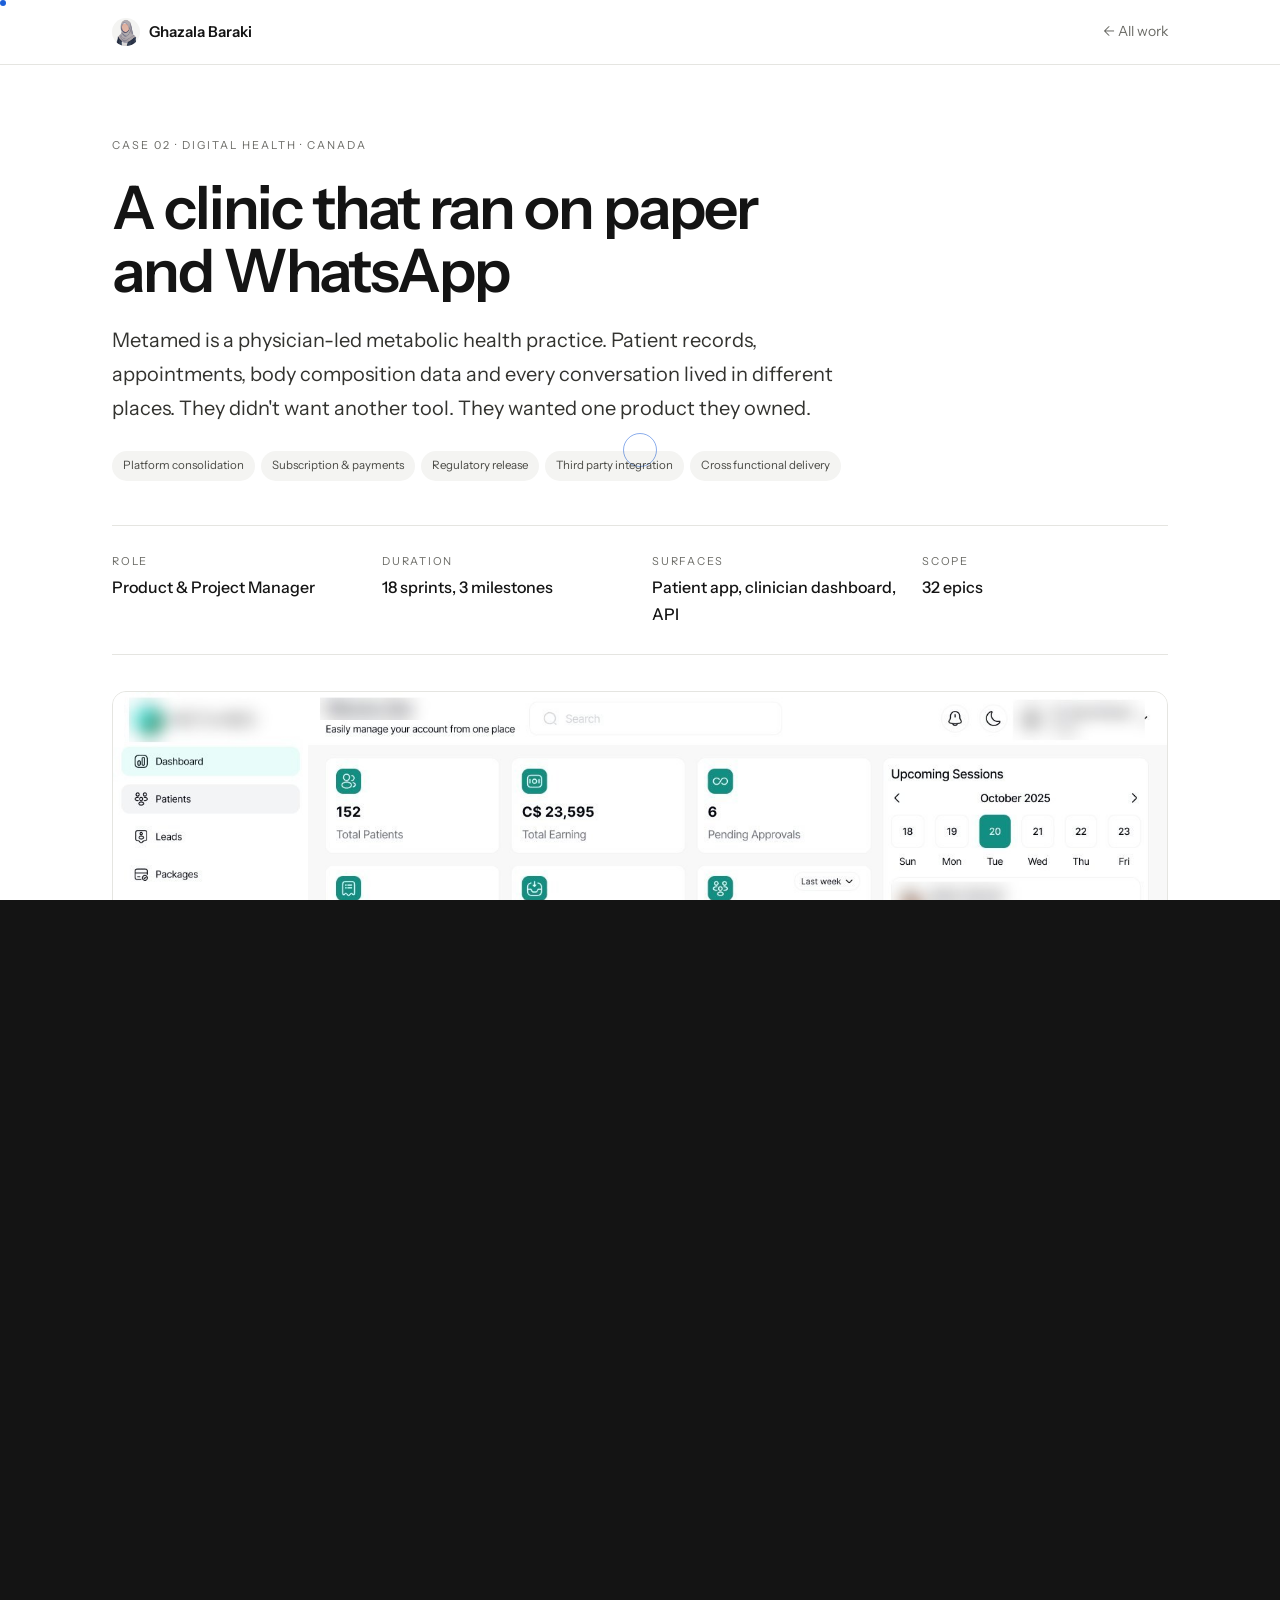
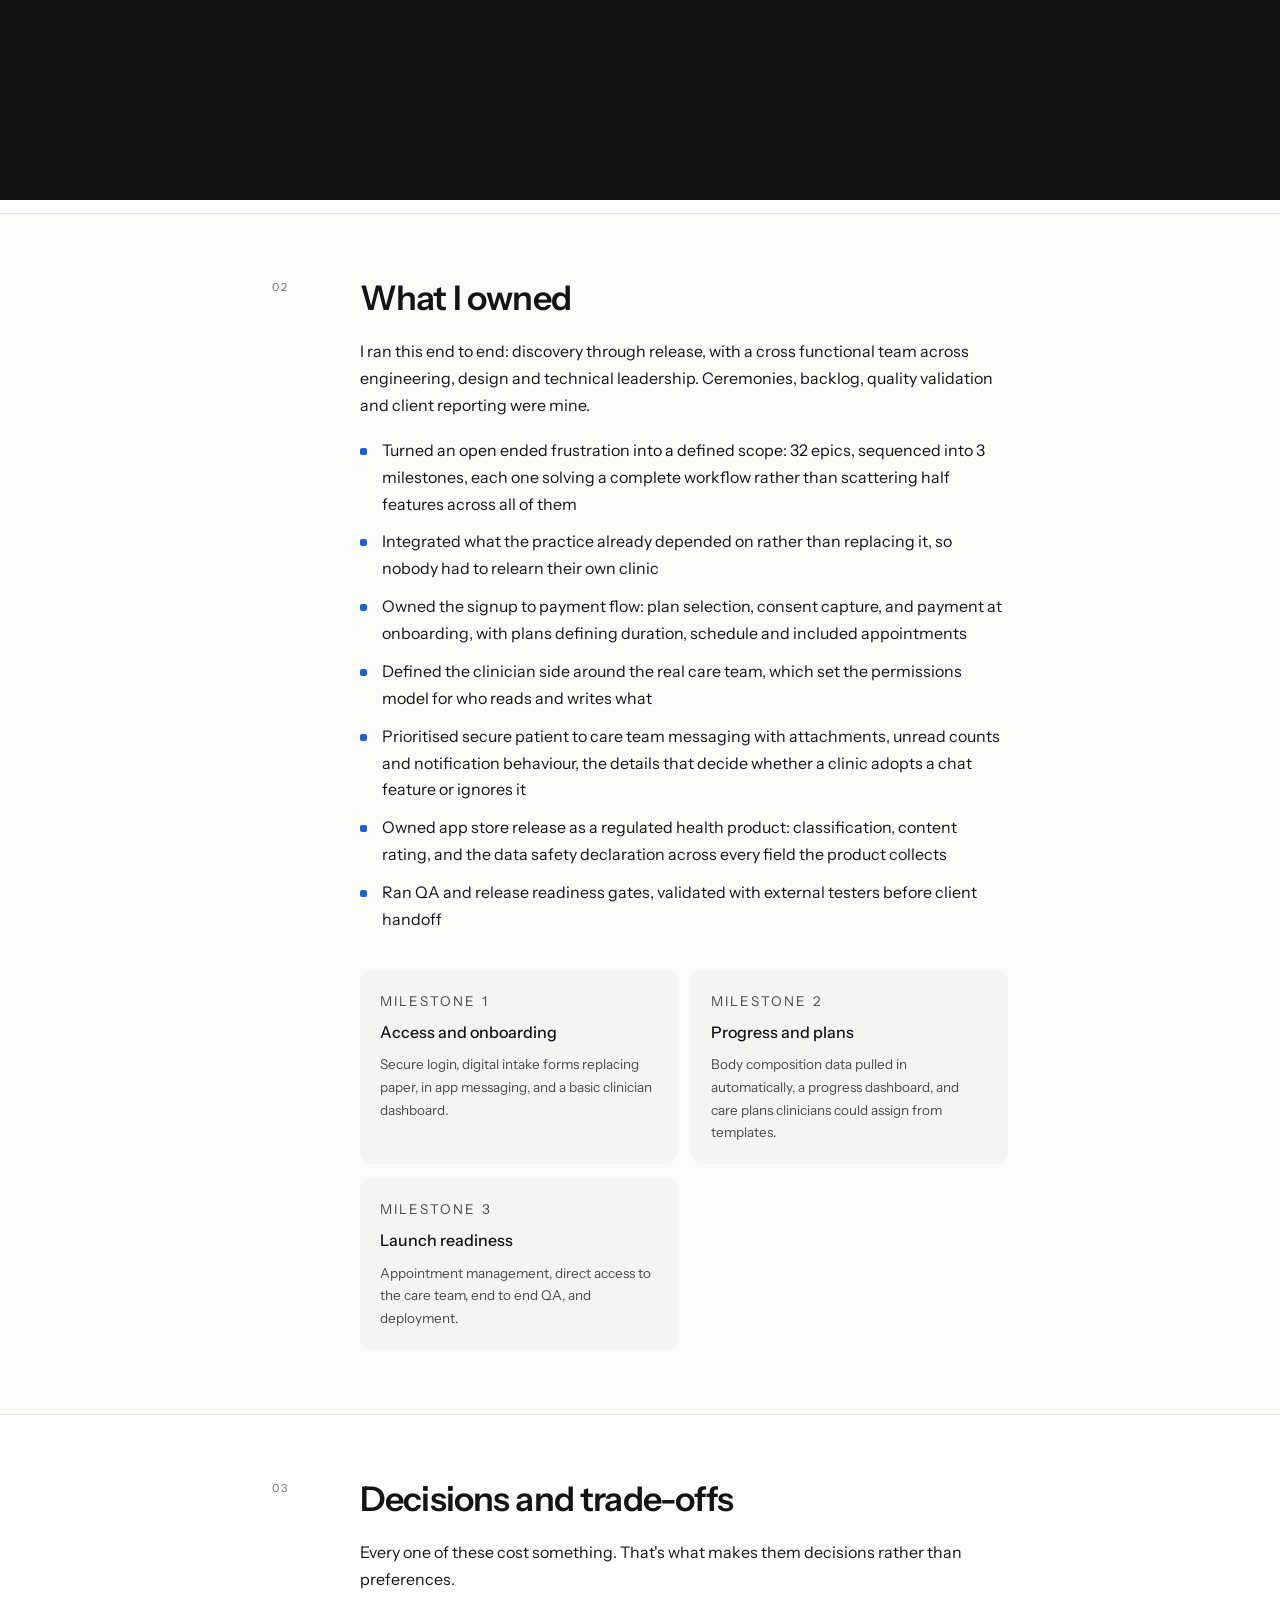
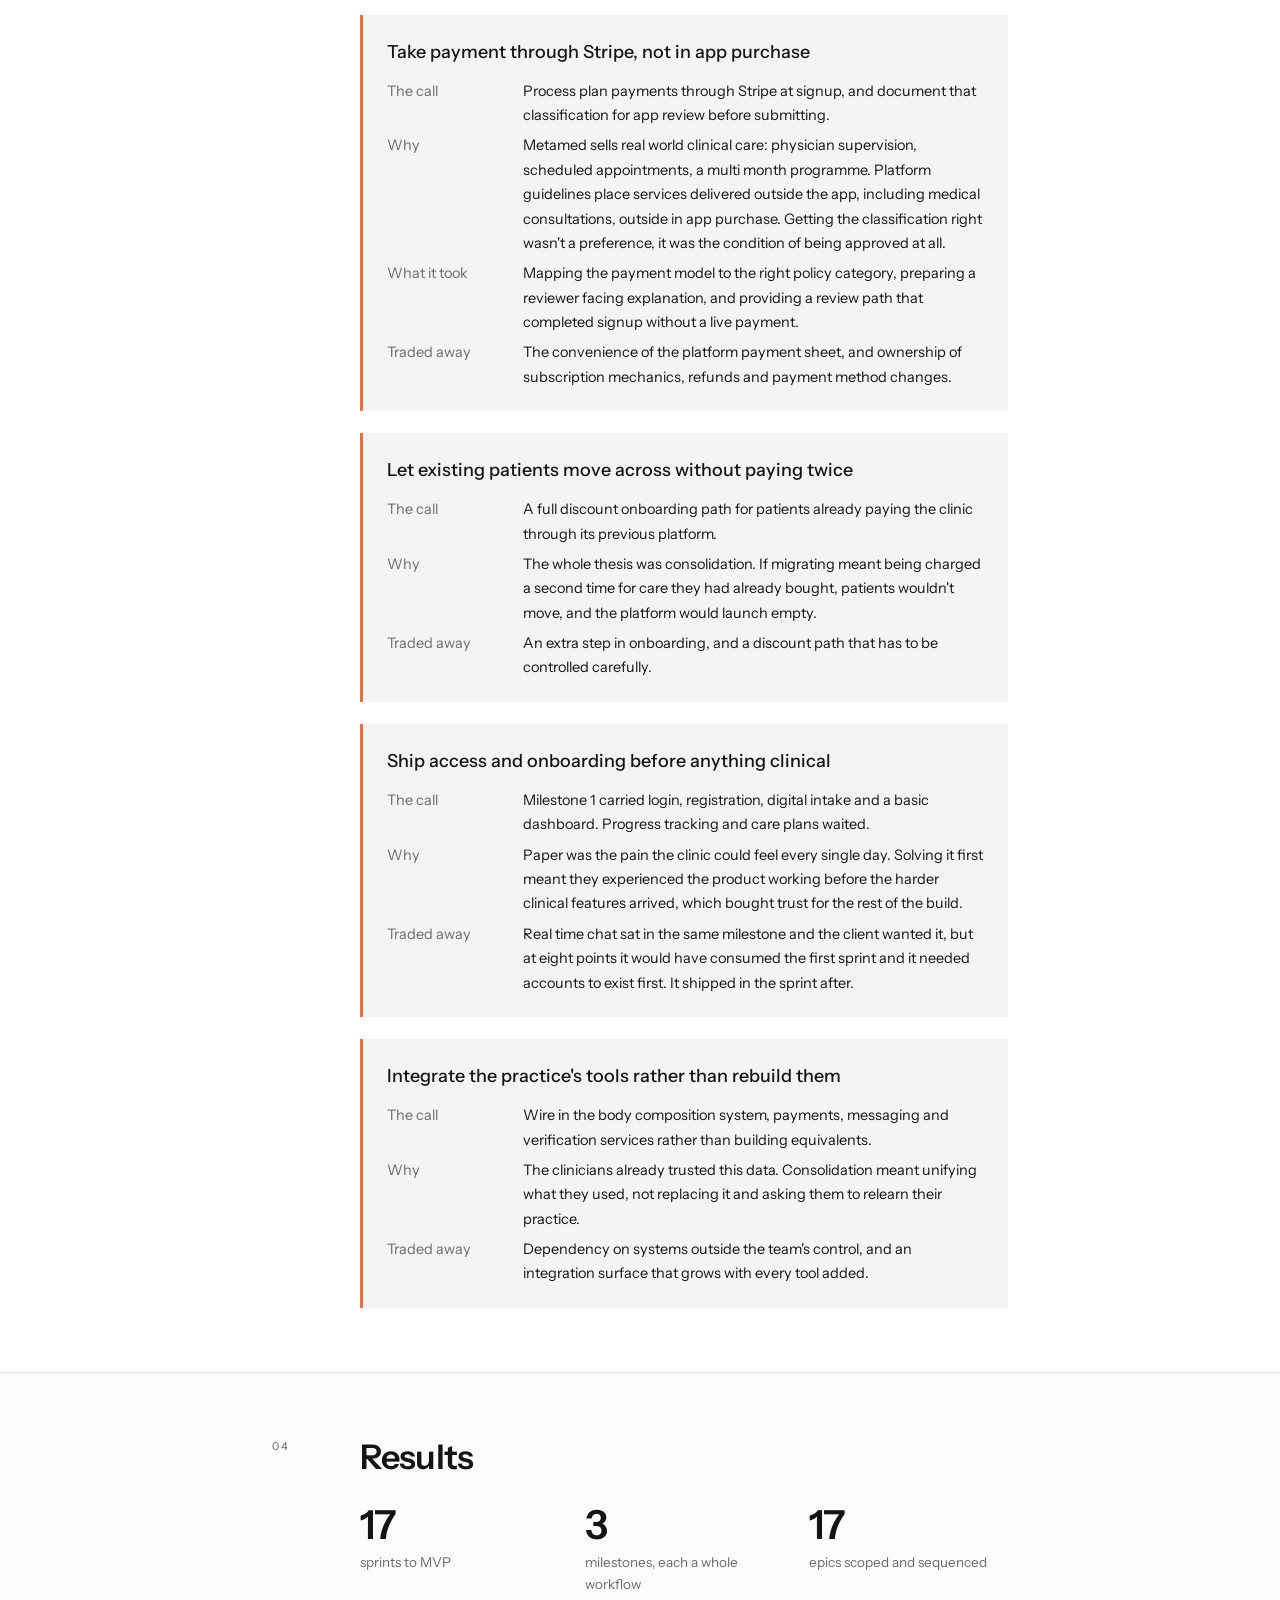
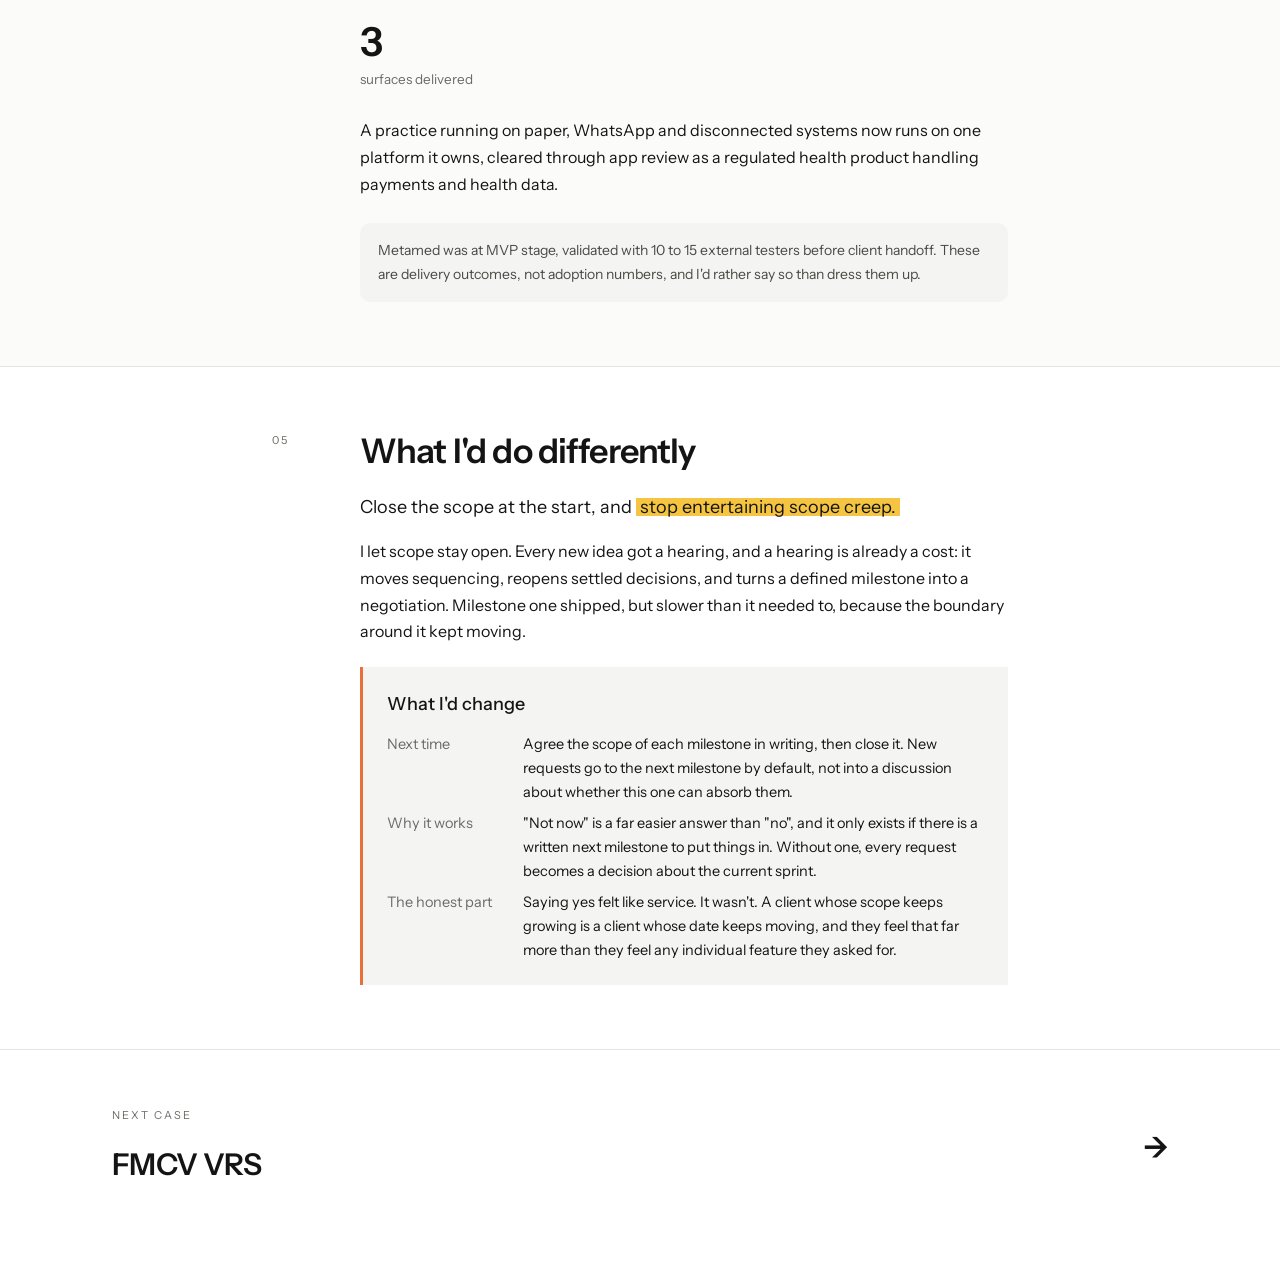
<file: case-metamed.html>
<!DOCTYPE html>
<html lang="en">
<head>
<meta charset="UTF-8">
<meta name="viewport" content="width=device-width, initial-scale=1.0">
<title>Metamed · Case study · Ghazala Baraki</title>
<meta name="description" content="A clinic running on paper and WhatsApp, consolidated into one owned platform across 3 milestones and 18 sprints.">
<link rel="preconnect" href="https://fonts.googleapis.com">
<link rel="preconnect" href="https://fonts.gstatic.com" crossorigin>
<link href="https://fonts.googleapis.com/css2?family=Instrument+Sans:ital,wght@0,400;0,500;0,600;1,400&display=swap" rel="stylesheet">
<link rel="stylesheet" href="case.css">
<link rel="stylesheet" href="motion.css">
</head>
<body>

<nav><div class="wrap"><a href="index.html" class="mark"><img class="mark-av" src="avatar.png" alt="">Ghazala Baraki</a><a href="index.html#work" class="back">← All work</a></div></nav>

<header>
  <div class="wrap">
    <p class="crumb rv">Case 02 · Digital health · Canada</p>
    <h1 class="rv">A clinic that ran on paper and WhatsApp</h1>
    <p class="sub rv">Metamed is a physician-led metabolic health practice. Patient records, appointments, body composition data and every conversation lived in different places. They didn't want another tool. They wanted one product they owned.</p>
    <div class="tags rv">
      <span class="tag">Platform consolidation</span><span class="tag">Subscription &amp; payments</span>
      <span class="tag">Regulatory release</span><span class="tag">Third party integration</span><span class="tag">Cross functional delivery</span>
    </div>
    <div class="facts rv">
      <div><p class="fk">Role</p><p class="fv">Product &amp; Project Manager</p></div>
      <div><p class="fk">Duration</p><p class="fv">18 sprints, 3 milestones</p></div>
      <div><p class="fk">Surfaces</p><p class="fv">Patient app, clinician dashboard, API</p></div>
      <div><p class="fk">Scope</p><p class="fv">32 epics</p></div>
    </div>
    <img class="hero-img rv" src="metamed-dashboard.jpg" alt="Metamed clinician dashboard: patient counts, revenue, upcoming sessions, approval requests, inbound leads and patient progress tracking">
  </div>
</header>

<section>
  <div class="wrap narrow">
    <p class="snum rv">01</p>
    <h2 class="rv">It started when</h2>
    <p class="lead rv">A clinician said, in effect: <span class="hl">everything is on paper and WhatsApp, and I can't see how my patients are actually doing.</span></p>
    <p class="rv">That single sentence contained the whole problem. New patients filled in six pages of paper history that somebody then re-keyed. Conversations happened over WhatsApp, which meant they were scattered across personal phones and impossible to review. Body composition scans lived in the machine that produced them. Appointments lived somewhere else again.</p>
    <p class="rv">Nobody could see a patient's whole journey in one place, least of all the clinicians responsible for it. Every hour spent reconciling systems was an hour not spent on care, and the practice couldn't grow past the limits of manual work.</p>
    <p class="rv">The brief was consolidation. Not a new point solution to add to the pile, but one platform the practice owned, with the tools they already trusted pulled inside it.</p>
  </div>
</section>

<section>
  <div class="wrap narrow">
    <p class="snum rv">02</p>
    <h2 class="rv">What I owned</h2>
    <p class="rv">I ran this end to end: discovery through release, with a cross functional team across engineering, design and technical leadership. Ceremonies, backlog, quality validation and client reporting were mine.</p>
    <ul class="rv">
      <li>Turned an open ended frustration into a defined scope: 32 epics, sequenced into 3 milestones, each one solving a complete workflow rather than scattering half features across all of them</li>
      <li>Integrated what the practice already depended on rather than replacing it, so nobody had to relearn their own clinic</li>
      <li>Owned the signup to payment flow: plan selection, consent capture, and payment at onboarding, with plans defining duration, schedule and included appointments</li>
      <li>Defined the clinician side around the real care team, which set the permissions model for who reads and writes what</li>
      <li>Prioritised secure patient to care team messaging with attachments, unread counts and notification behaviour, the details that decide whether a clinic adopts a chat feature or ignores it</li>
      <li>Owned app store release as a regulated health product: classification, content rating, and the data safety declaration across every field the product collects</li>
      <li>Ran QA and release readiness gates, validated with external testers before client handoff</li>
    </ul>

    <div class="mile">
      <div class="mcard rv"><p class="mnum">MILESTONE 1</p><h3>Access and onboarding</h3><p>Secure login, digital intake forms replacing paper, in app messaging, and a basic clinician dashboard.</p></div>
      <div class="mcard rv"><p class="mnum">MILESTONE 2</p><h3>Progress and plans</h3><p>Body composition data pulled in automatically, a progress dashboard, and care plans clinicians could assign from templates.</p></div>
      <div class="mcard rv"><p class="mnum">MILESTONE 3</p><h3>Launch readiness</h3><p>Appointment management, direct access to the care team, end to end QA, and deployment.</p></div>
    </div>
  </div>
</section>

<section>
  <div class="wrap narrow">
    <p class="snum rv">03</p>
    <h2 class="rv">Decisions and trade-offs</h2>
    <p class="rv">Every one of these cost something. That's what makes them decisions rather than preferences.</p>

    <div class="dec rv">
      <h3>Take payment through Stripe, not in app purchase</h3>
      <div class="dl">
        <span class="dt">The call</span><span>Process plan payments through Stripe at signup, and document that classification for app review before submitting.</span>
        <span class="dt">Why</span><span>Metamed sells real world clinical care: physician supervision, scheduled appointments, a multi month programme. Platform guidelines place services delivered outside the app, including medical consultations, outside in app purchase. Getting the classification right wasn't a preference, it was the condition of being approved at all.</span>
        <span class="dt">What it took</span><span>Mapping the payment model to the right policy category, preparing a reviewer facing explanation, and providing a review path that completed signup without a live payment.</span>
        <span class="dt">Traded away</span><span>The convenience of the platform payment sheet, and ownership of subscription mechanics, refunds and payment method changes.</span>
      </div>
    </div>

    <div class="dec rv">
      <h3>Let existing patients move across without paying twice</h3>
      <div class="dl">
        <span class="dt">The call</span><span>A full discount onboarding path for patients already paying the clinic through its previous platform.</span>
        <span class="dt">Why</span><span>The whole thesis was consolidation. If migrating meant being charged a second time for care they had already bought, patients wouldn't move, and the platform would launch empty.</span>
        <span class="dt">Traded away</span><span>An extra step in onboarding, and a discount path that has to be controlled carefully.</span>
      </div>
    </div>

    <div class="dec rv">
      <h3>Ship access and onboarding before anything clinical</h3>
      <div class="dl">
        <span class="dt">The call</span><span>Milestone 1 carried login, registration, digital intake and a basic dashboard. Progress tracking and care plans waited.</span>
        <span class="dt">Why</span><span>Paper was the pain the clinic could feel every single day. Solving it first meant they experienced the product working before the harder clinical features arrived, which bought trust for the rest of the build.</span>
        <span class="dt">Traded away</span><span>Real time chat sat in the same milestone and the client wanted it, but at eight points it would have consumed the first sprint and it needed accounts to exist first. It shipped in the sprint after.</span>
      </div>
    </div>

    <div class="dec rv">
      <h3>Integrate the practice's tools rather than rebuild them</h3>
      <div class="dl">
        <span class="dt">The call</span><span>Wire in the body composition system, payments, messaging and verification services rather than building equivalents.</span>
        <span class="dt">Why</span><span>The clinicians already trusted this data. Consolidation meant unifying what they used, not replacing it and asking them to relearn their practice.</span>
        <span class="dt">Traded away</span><span>Dependency on systems outside the team's control, and an integration surface that grows with every tool added.</span>
      </div>
    </div>
  </div>
</section>

<section>
  <div class="wrap narrow">
    <p class="snum rv">04</p>
    <h2 class="rv">Results</h2>
    <div class="res rv">
      <div><p class="rn" data-to="18">0</p><p class="rl">sprints to MVP</p></div>
      <div><p class="rn" data-to="3">0</p><p class="rl">milestones, each a whole workflow</p></div>
      <div><p class="rn" data-to="32">0</p><p class="rl">epics scoped and sequenced</p></div>
      <div><p class="rn" data-to="3">0</p><p class="rl">surfaces delivered</p></div>
    </div>
    <p class="rv" style="margin-top:26px">A practice running on paper, WhatsApp and disconnected systems now runs on one platform it owns, cleared through app review as a regulated health product handling payments and health data.</p>
    <p class="note rv">Metamed was at MVP stage, validated with 10 to 15 external testers before client handoff. These are delivery outcomes, not adoption numbers, and I'd rather say so than dress them up.</p>
  </div>
</section>

<section>
  <div class="wrap narrow">
    <p class="snum rv">05</p>
    <h2 class="rv">What I'd do differently</h2>
    <p class="lead rv">Close the scope at the start, and <span class="hl">stop entertaining scope creep.</span></p>
    <p class="rv">I let scope stay open. Every new idea got a hearing, and a hearing is already a cost: it moves sequencing, reopens settled decisions, and turns a defined milestone into a negotiation. Milestone one shipped, but slower than it needed to, because the boundary around it kept moving.</p>
    <div class="dec rv">
      <h3>What I'd change</h3>
      <div class="dl">
        <span class="dt">Next time</span><span>Agree the scope of each milestone in writing, then close it. New requests go to the next milestone by default, not into a discussion about whether this one can absorb them.</span>
        <span class="dt">Why it works</span><span>"Not now" is a far easier answer than "no", and it only exists if there is a written next milestone to put things in. Without one, every request becomes a decision about the current sprint.</span>
        <span class="dt">The honest part</span><span>Saying yes felt like service. It wasn't. A client whose scope keeps growing is a client whose date keeps moving, and they feel that far more than they feel any individual feature they asked for.</span>
      </div>
    </div>
  </div>
</section>

<div class="nextnav">
  <div class="wrap">
    <a class="nx rv" href="case-fmcv.html">
      <span><p class="nxl">Next case</p><p class="nxt">FMCV VRS</p></span>
      <span class="nxt">→</span>
    </a>
  </div>
</div>

<div class="cur" id="cur"></div><div class="curdot" id="curdot"></div>

<script src="case.js"></script>
<script src="motion.js"></script>
</body>
</html>
</file>
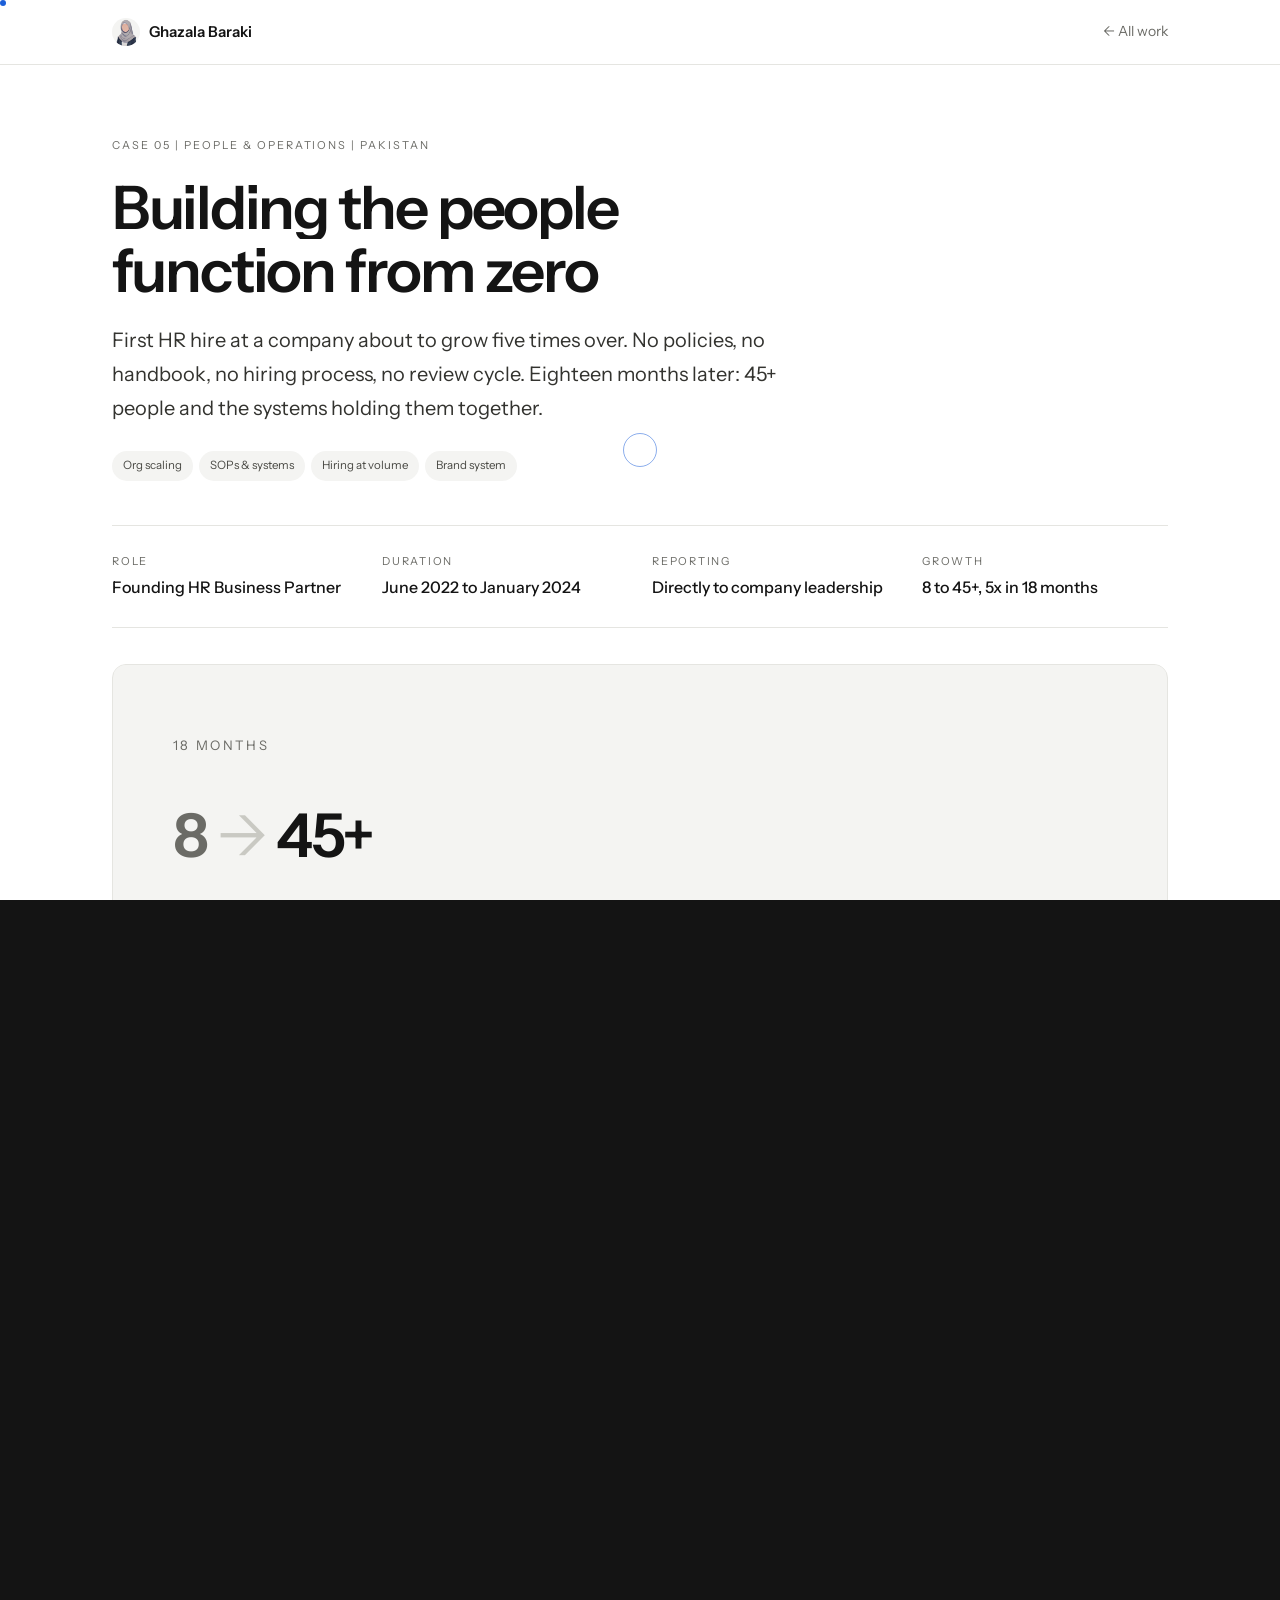
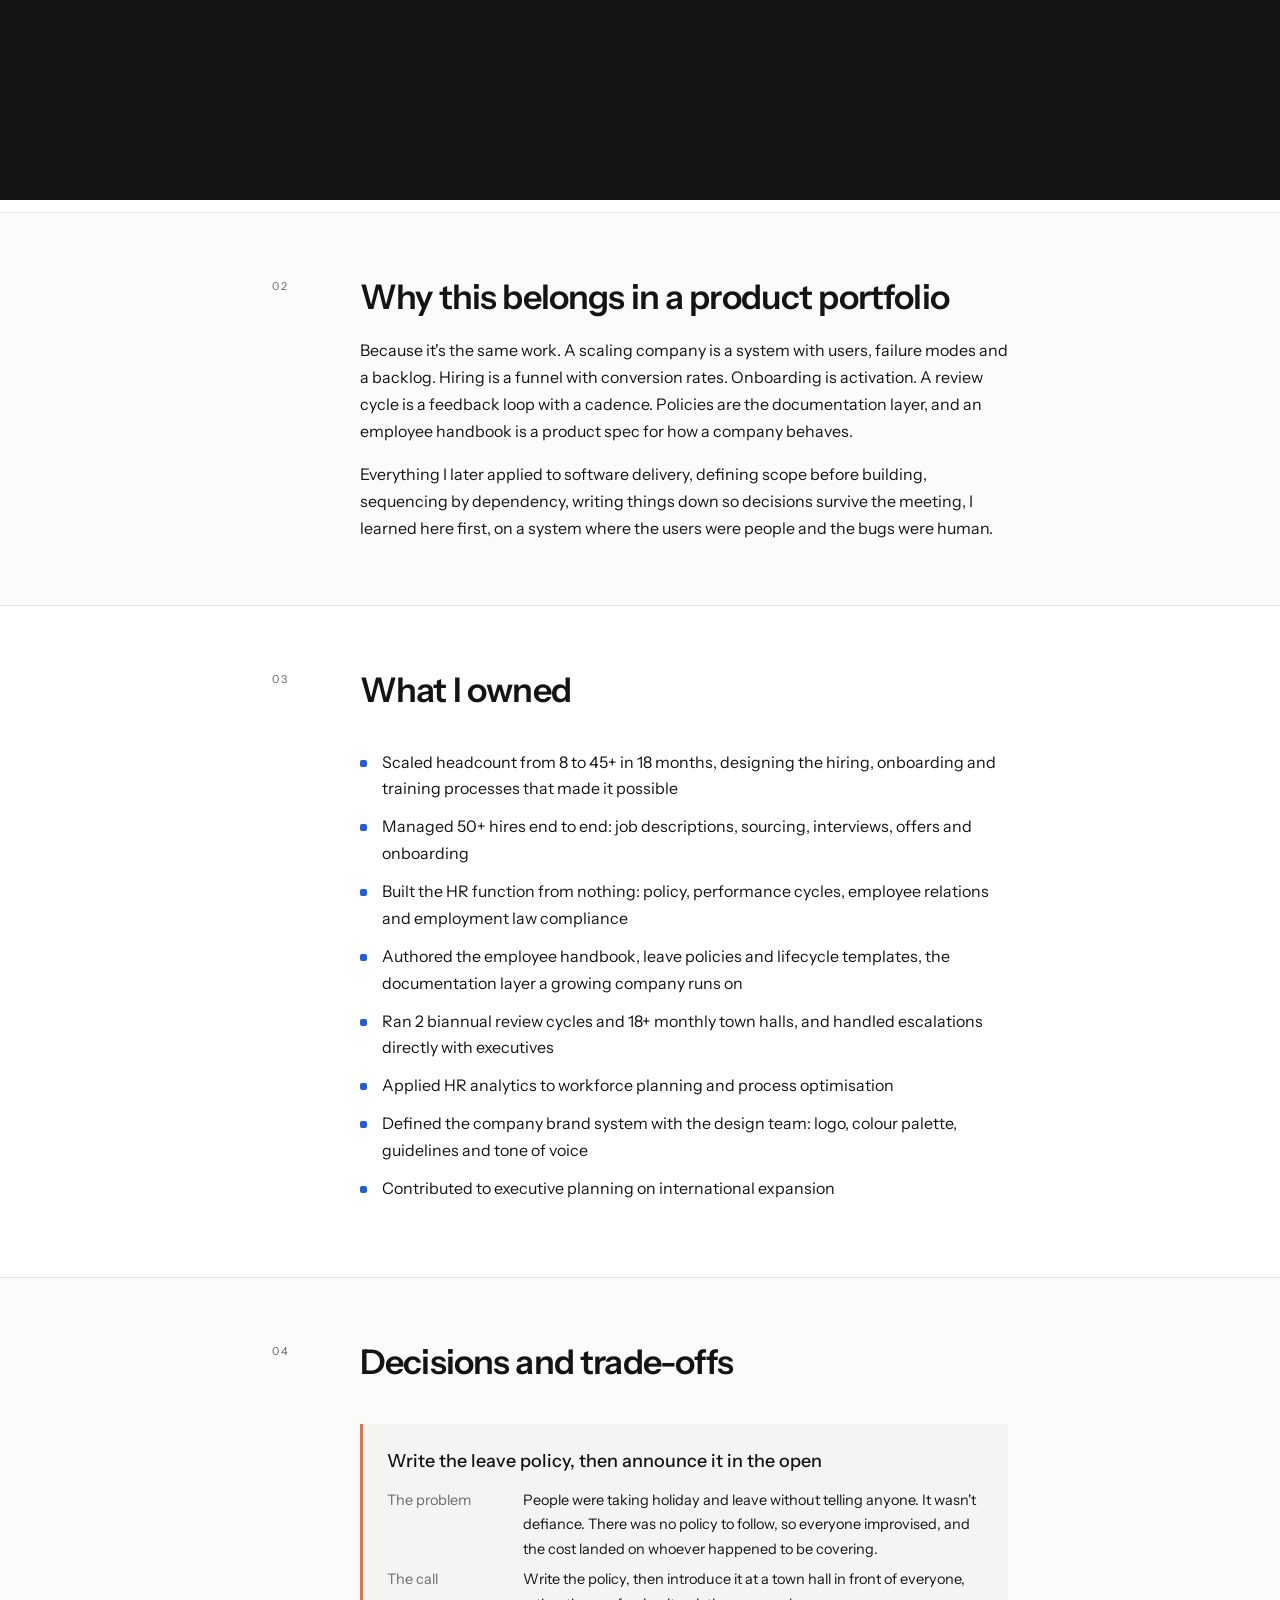
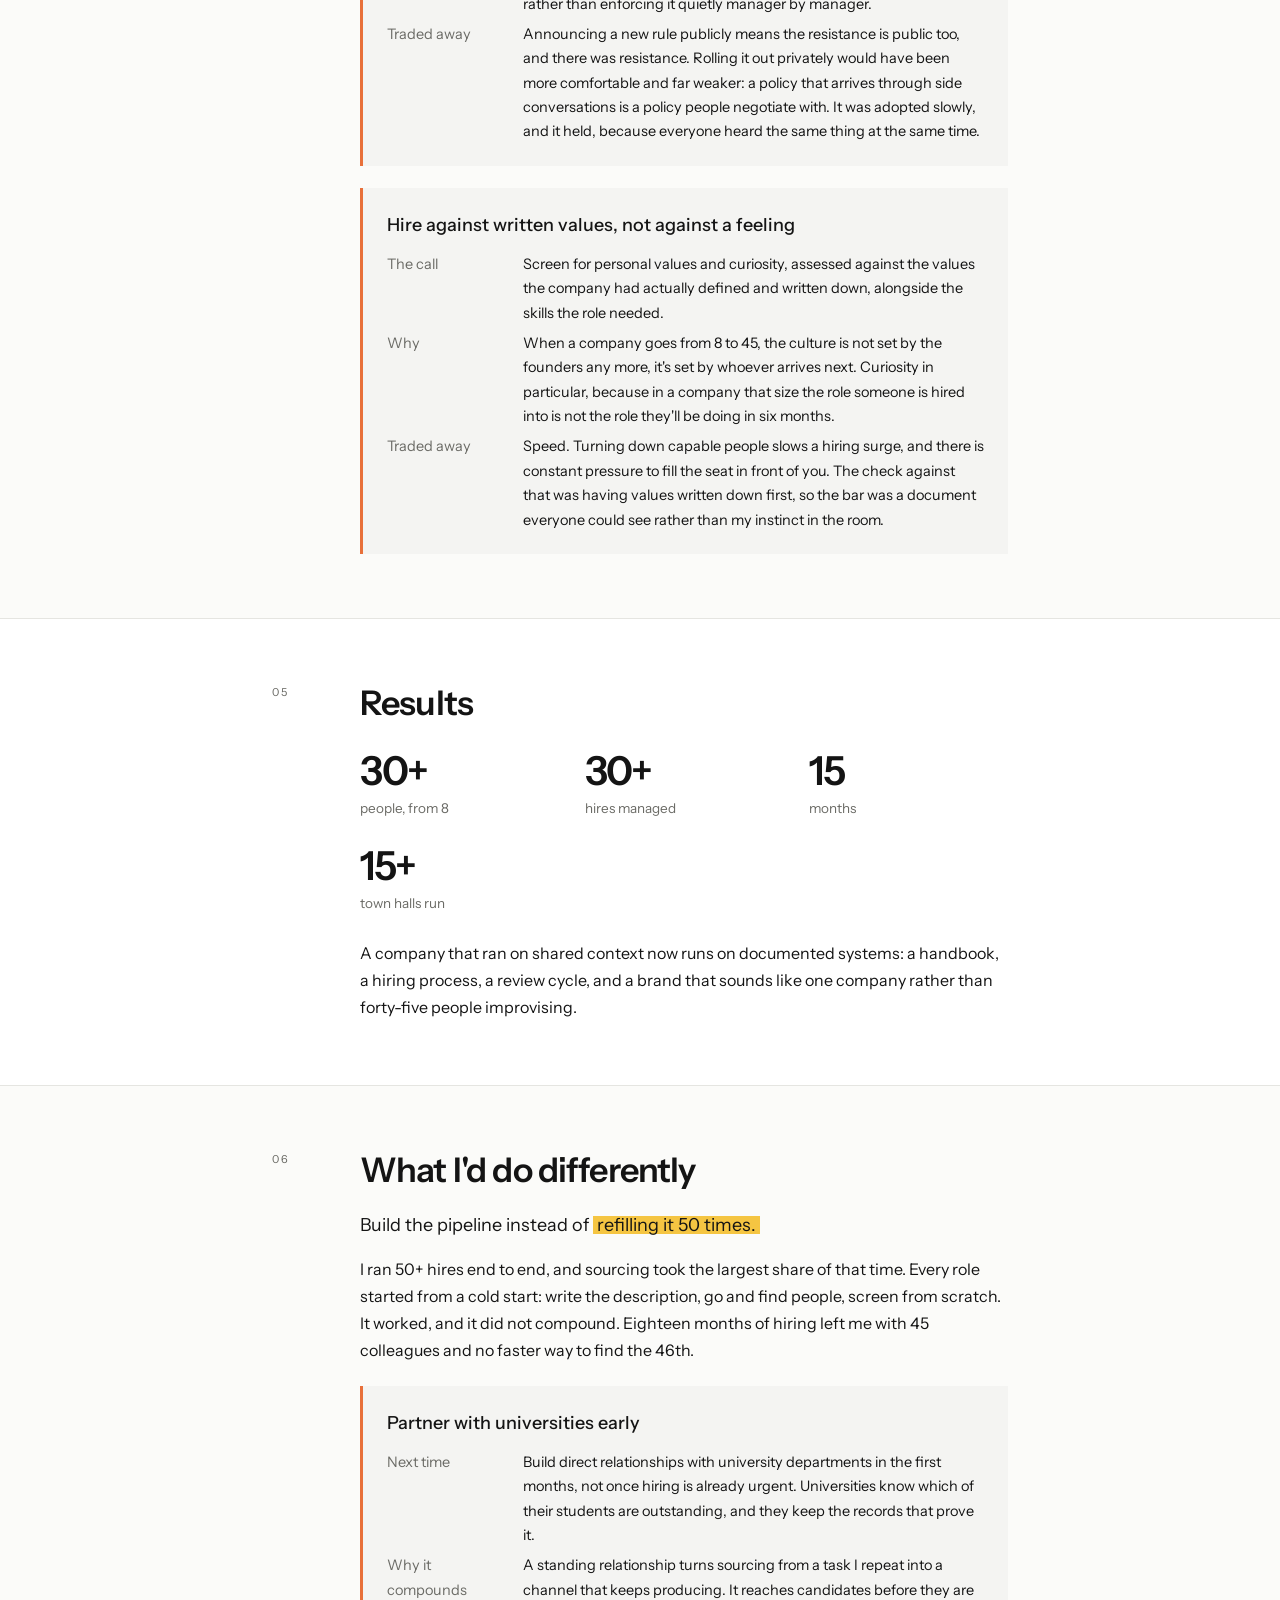
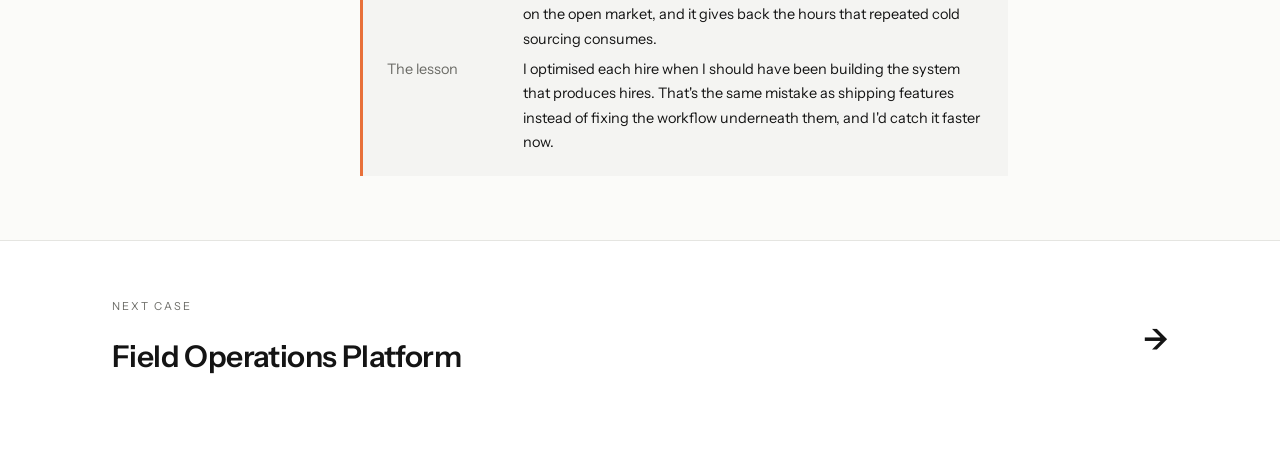
<file: case-people-function.html>
<!DOCTYPE html>
<html lang="en">
<head>
<meta charset="UTF-8">
<meta name="viewport" content="width=device-width, initial-scale=1.0">
<title>People Function | Case study | Ghazala Baraki</title>
<meta name="description" content="First HR hire during a 5x growth period. 8 to 45+ people in 18 months, and the systems that made it hold.">
<link rel="preconnect" href="https://fonts.googleapis.com">
<link rel="preconnect" href="https://fonts.gstatic.com" crossorigin>
<link href="https://fonts.googleapis.com/css2?family=Instrument+Sans:ital,wght@0,400;0,500;0,600;1,400&display=swap" rel="stylesheet">
<link rel="stylesheet" href="case.css">
<link rel="stylesheet" href="motion.css">
<style>
.org{display:flex;flex-wrap:wrap;gap:5px;max-width:520px;margin:26px 0 10px}
.p{width:13px;height:13px;border-radius:3px;background:var(--gray);transition:background .35s}
.p.seed{background:var(--ink)}
.p.grown{background:var(--orange)}
</style>
</head>
<body>

<nav><div class="wrap"><a href="index.html" class="mark"><img class="mark-av" src="avatar.png" alt="">Ghazala Baraki</a><a href="index.html#work" class="back">← All work</a></div></nav>

<header>
  <div class="wrap">
    <p class="crumb rv">Case 05 | People &amp; operations | Pakistan</p>
    <h1 class="rv">Building the people function from zero</h1>
    <p class="sub rv">First HR hire at a company about to grow five times over. No policies, no handbook, no hiring process, no review cycle. Eighteen months later: 45+ people and the systems holding them together.</p>
    <div class="tags rv">
      <span class="tag">Org scaling</span><span class="tag">SOPs &amp; systems</span>
      <span class="tag">Hiring at volume</span><span class="tag">Brand system</span>
    </div>
    <div class="facts rv">
      <div><p class="fk">Role</p><p class="fv">Founding HR Business Partner</p></div>
      <div><p class="fk">Duration</p><p class="fv">June 2022 to January 2024</p></div>
      <div><p class="fk">Reporting</p><p class="fv">Directly to company leadership</p></div>
      <div><p class="fk">Growth</p><p class="fv">8 to 45+, 5x in 18 months</p></div>
    </div>
    <svg class="hero-img rv" viewBox="0 0 1600 800" role="img" aria-label="Headcount grew from 8 to 45 or more over 18 months, on a foundation of six systems: employee handbook, hiring process, onboarding, leave policy, review cycle and town halls."><rect width="1600" height="800" fill="#F4F4F2"/><text x="90" y="130" font-size="20" letter-spacing="3.5" fill="#6B6B66">18 MONTHS</text><text x="90" y="292" font-size="92" font-weight="600" letter-spacing="-3"><tspan fill="#6B6B66">8</tspan><tspan fill="#C9C9C3" font-weight="400"> → </tspan><tspan fill="#141414">45+</tspan></text><rect x="106" y="380" width="24" height="24" rx="5" fill="#141414"/><rect x="137" y="380" width="24" height="24" rx="5" fill="#141414"/><rect x="168" y="380" width="24" height="24" rx="5" fill="#141414"/><rect x="199" y="380" width="24" height="24" rx="5" fill="#141414"/><rect x="230" y="380" width="24" height="24" rx="5" fill="#141414"/><rect x="261" y="380" width="24" height="24" rx="5" fill="#141414"/><rect x="292" y="380" width="24" height="24" rx="5" fill="#141414"/><rect x="323" y="380" width="24" height="24" rx="5" fill="#141414"/><rect x="354" y="380" width="24" height="24" rx="5" fill="#E8703A"/><rect x="385" y="380" width="24" height="24" rx="5" fill="#E8703A"/><rect x="416" y="380" width="24" height="24" rx="5" fill="#E8703A"/><rect x="447" y="380" width="24" height="24" rx="5" fill="#E8703A"/><rect x="478" y="380" width="24" height="24" rx="5" fill="#E8703A"/><rect x="509" y="380" width="24" height="24" rx="5" fill="#E8703A"/><rect x="540" y="380" width="24" height="24" rx="5" fill="#E8703A"/><rect x="571" y="380" width="24" height="24" rx="5" fill="#E8703A"/><rect x="602" y="380" width="24" height="24" rx="5" fill="#E8703A"/><rect x="633" y="380" width="24" height="24" rx="5" fill="#E8703A"/><rect x="664" y="380" width="24" height="24" rx="5" fill="#E8703A"/><rect x="695" y="380" width="24" height="24" rx="5" fill="#E8703A"/><rect x="726" y="380" width="24" height="24" rx="5" fill="#E8703A"/><rect x="757" y="380" width="24" height="24" rx="5" fill="#E8703A"/><rect x="788" y="380" width="24" height="24" rx="5" fill="#E8703A"/><rect x="819" y="380" width="24" height="24" rx="5" fill="#E8703A"/><rect x="850" y="380" width="24" height="24" rx="5" fill="#E8703A"/><rect x="881" y="380" width="24" height="24" rx="5" fill="#E8703A"/><rect x="912" y="380" width="24" height="24" rx="5" fill="#E8703A"/><rect x="943" y="380" width="24" height="24" rx="5" fill="#E8703A"/><rect x="974" y="380" width="24" height="24" rx="5" fill="#E8703A"/><rect x="1005" y="380" width="24" height="24" rx="5" fill="#E8703A"/><rect x="1036" y="380" width="24" height="24" rx="5" fill="#E8703A"/><rect x="1067" y="380" width="24" height="24" rx="5" fill="#E8703A"/><rect x="1098" y="380" width="24" height="24" rx="5" fill="#E8703A"/><rect x="1129" y="380" width="24" height="24" rx="5" fill="#E8703A"/><rect x="1160" y="380" width="24" height="24" rx="5" fill="#E8703A"/><rect x="1191" y="380" width="24" height="24" rx="5" fill="#E8703A"/><rect x="1222" y="380" width="24" height="24" rx="5" fill="#E8703A"/><rect x="1253" y="380" width="24" height="24" rx="5" fill="#E8703A"/><rect x="1284" y="380" width="24" height="24" rx="5" fill="#E8703A"/><rect x="1315" y="380" width="24" height="24" rx="5" fill="#E8703A"/><rect x="1346" y="380" width="24" height="24" rx="5" fill="#E8703A"/><rect x="1377" y="380" width="24" height="24" rx="5" fill="#E8703A"/><rect x="1408" y="380" width="24" height="24" rx="5" fill="#E8703A"/><rect x="1439" y="380" width="24" height="24" rx="5" fill="#E8703A"/><rect x="1470" y="380" width="24" height="24" rx="5" fill="#E8703A"/><line x1="90" y1="520" x2="1510" y2="520" stroke="#E0E0DA" stroke-width="1.5"/><text x="90" y="582" font-size="20" letter-spacing="3.5" fill="#6B6B66">THE LAYER UNDERNEATH</text><rect x="90" y="640" width="290" height="58" rx="29" fill="#fff"/><text x="235" y="676" font-size="25" fill="#3A3A36" text-anchor="middle">Employee handbook</text><rect x="396" y="640" width="240" height="58" rx="29" fill="#fff"/><text x="516" y="676" font-size="25" fill="#3A3A36" text-anchor="middle">Hiring process</text><rect x="652" y="640" width="195" height="58" rx="29" fill="#fff"/><text x="749" y="676" font-size="25" fill="#3A3A36" text-anchor="middle">Onboarding</text><rect x="863" y="640" width="215" height="58" rx="29" fill="#fff"/><text x="970" y="676" font-size="25" fill="#3A3A36" text-anchor="middle">Leave policy</text><rect x="1094" y="640" width="215" height="58" rx="29" fill="#fff"/><text x="1201" y="676" font-size="25" fill="#3A3A36" text-anchor="middle">Review cycle</text><rect x="1325" y="640" width="185" height="58" rx="29" fill="#fff"/><text x="1417" y="676" font-size="25" fill="#3A3A36" text-anchor="middle">Town halls</text></svg>
  </div>
</header>

<section>
  <div class="wrap narrow">
    <p class="snum rv">01</p>
    <h2 class="rv">It started when</h2>
    <p class="lead rv">A company of eight people decided to become a company of forty-five, and <span class="hl">nothing existed to make that survivable.</span></p>
    <p class="rv">No employee handbook. No leave policy. No performance framework. No hiring process beyond asking around. At eight people you can run a company on shared context and goodwill, because everyone is in the same room and everyone knows everything. That model breaks somewhere around twenty, quietly, and by the time anyone notices, the damage is already done: inconsistent offers, unclear expectations, and new people who never quite land.</p>
    <p class="rv">I was hired as the first HR person to build the function before that break happened, not after it.</p>
    <div class="org rv" id="org"></div>
    <p class="rl rv">Eight people in dark. Thirty-seven more added over eighteen months.</p>
  </div>
</section>

<section>
  <div class="wrap narrow">
    <p class="snum rv">02</p>
    <h2 class="rv">Why this belongs in a product portfolio</h2>
    <p class="rv">Because it's the same work. A scaling company is a system with users, failure modes and a backlog. Hiring is a funnel with conversion rates. Onboarding is activation. A review cycle is a feedback loop with a cadence. Policies are the documentation layer, and an employee handbook is a product spec for how a company behaves.</p>
    <p class="rv">Everything I later applied to software delivery, defining scope before building, sequencing by dependency, writing things down so decisions survive the meeting, I learned here first, on a system where the users were people and the bugs were human.</p>
  </div>
</section>

<section>
  <div class="wrap narrow">
    <p class="snum rv">03</p>
    <h2 class="rv">What I owned</h2>
    <ul class="rv">
      <li>Scaled headcount from 8 to 45+ in 18 months, designing the hiring, onboarding and training processes that made it possible</li>
      <li>Managed 50+ hires end to end: job descriptions, sourcing, interviews, offers and onboarding</li>
      <li>Built the HR function from nothing: policy, performance cycles, employee relations and employment law compliance</li>
      <li>Authored the employee handbook, leave policies and lifecycle templates, the documentation layer a growing company runs on</li>
      <li>Ran 2 biannual review cycles and 18+ monthly town halls, and handled escalations directly with executives</li>
      <li>Applied HR analytics to workforce planning and process optimisation</li>
      <li>Defined the company brand system with the design team: logo, colour palette, guidelines and tone of voice</li>
      <li>Contributed to executive planning on international expansion</li>
    </ul>
  </div>
</section>

<section>
  <div class="wrap narrow">
    <p class="snum rv">04</p>
    <h2 class="rv">Decisions and trade-offs</h2>
    <div class="dec rv">
      <h3>Write the leave policy, then announce it in the open</h3>
      <div class="dl">
        <span class="dt">The problem</span><span>People were taking holiday and leave without telling anyone. It wasn't defiance. There was no policy to follow, so everyone improvised, and the cost landed on whoever happened to be covering.</span>
        <span class="dt">The call</span><span>Write the policy, then introduce it at a town hall in front of everyone, rather than enforcing it quietly manager by manager.</span>
        <span class="dt">Traded away</span><span>Announcing a new rule publicly means the resistance is public too, and there was resistance. Rolling it out privately would have been more comfortable and far weaker: a policy that arrives through side conversations is a policy people negotiate with. It was adopted slowly, and it held, because everyone heard the same thing at the same time.</span>
      </div>
    </div>

    <div class="dec rv">
      <h3>Hire against written values, not against a feeling</h3>
      <div class="dl">
        <span class="dt">The call</span><span>Screen for personal values and curiosity, assessed against the values the company had actually defined and written down, alongside the skills the role needed.</span>
        <span class="dt">Why</span><span>When a company goes from 8 to 45, the culture is not set by the founders any more, it's set by whoever arrives next. Curiosity in particular, because in a company that size the role someone is hired into is not the role they'll be doing in six months.</span>
        <span class="dt">Traded away</span><span>Speed. Turning down capable people slows a hiring surge, and there is constant pressure to fill the seat in front of you. The check against that was having values written down first, so the bar was a document everyone could see rather than my instinct in the room.</span>
      </div>
    </div>
  </div>
</section>

<section>
  <div class="wrap narrow">
    <p class="snum rv">05</p>
    <h2 class="rv">Results</h2>
    <div class="res rv">
      <div><p class="rn" data-to="45" data-post="+">0</p><p class="rl">people, from 8</p></div>
      <div><p class="rn" data-to="50" data-post="+">0</p><p class="rl">hires managed</p></div>
      <div><p class="rn" data-to="18">0</p><p class="rl">months</p></div>
      <div><p class="rn" data-to="18" data-post="+">0</p><p class="rl">town halls run</p></div>
    </div>
    <p class="rv" style="margin-top:26px">A company that ran on shared context now runs on documented systems: a handbook, a hiring process, a review cycle, and a brand that sounds like one company rather than forty-five people improvising.</p>
  </div>
</section>

<section>
  <div class="wrap narrow">
    <p class="snum rv">06</p>
    <h2 class="rv">What I'd do differently</h2>
    <p class="lead rv">Build the pipeline instead of <span class="hl">refilling it 50 times.</span></p>
    <p class="rv">I ran 50+ hires end to end, and sourcing took the largest share of that time. Every role started from a cold start: write the description, go and find people, screen from scratch. It worked, and it did not compound. Eighteen months of hiring left me with 45 colleagues and no faster way to find the 46th.</p>
    <div class="dec rv">
      <h3>Partner with universities early</h3>
      <div class="dl">
        <span class="dt">Next time</span><span>Build direct relationships with university departments in the first months, not once hiring is already urgent. Universities know which of their students are outstanding, and they keep the records that prove it.</span>
        <span class="dt">Why it compounds</span><span>A standing relationship turns sourcing from a task I repeat into a channel that keeps producing. It reaches candidates before they are on the open market, and it gives back the hours that repeated cold sourcing consumes.</span>
        <span class="dt">The lesson</span><span>I optimised each hire when I should have been building the system that produces hires. That's the same mistake as shipping features instead of fixing the workflow underneath them, and I'd catch it faster now.</span>
      </div>
    </div>
  </div>
</section>

<div class="nextnav">
  <div class="wrap">
    <a class="nx rv" href="case-field-operations.html">
      <span><p class="nxl">Next case</p><p class="nxt">Field Operations Platform</p></span><span class="nxt">→</span>
    </a>
  </div>
</div>

<div class="cur" id="cur"></div><div class="curdot" id="curdot"></div>
<script src="case.js"></script>
<script src="motion.js"></script>
<script>
var ow=document.getElementById('org');
for(var j=0;j<45;j++){var p=document.createElement('span');p.className='p'+(j<8?' seed':'');ow.appendChild(p);}
var oo=new IntersectionObserver(function(es){es.forEach(function(e){if(!e.isIntersecting)return;
  ow.querySelectorAll('.p').forEach(function(p,i){if(i<8)return;setTimeout(function(){p.classList.add('grown')},reduce?0:(i-8)*55);});
  oo.unobserve(ow);})},{threshold:.3});
oo.observe(ow);
</script>
</body>
</html>
</file>
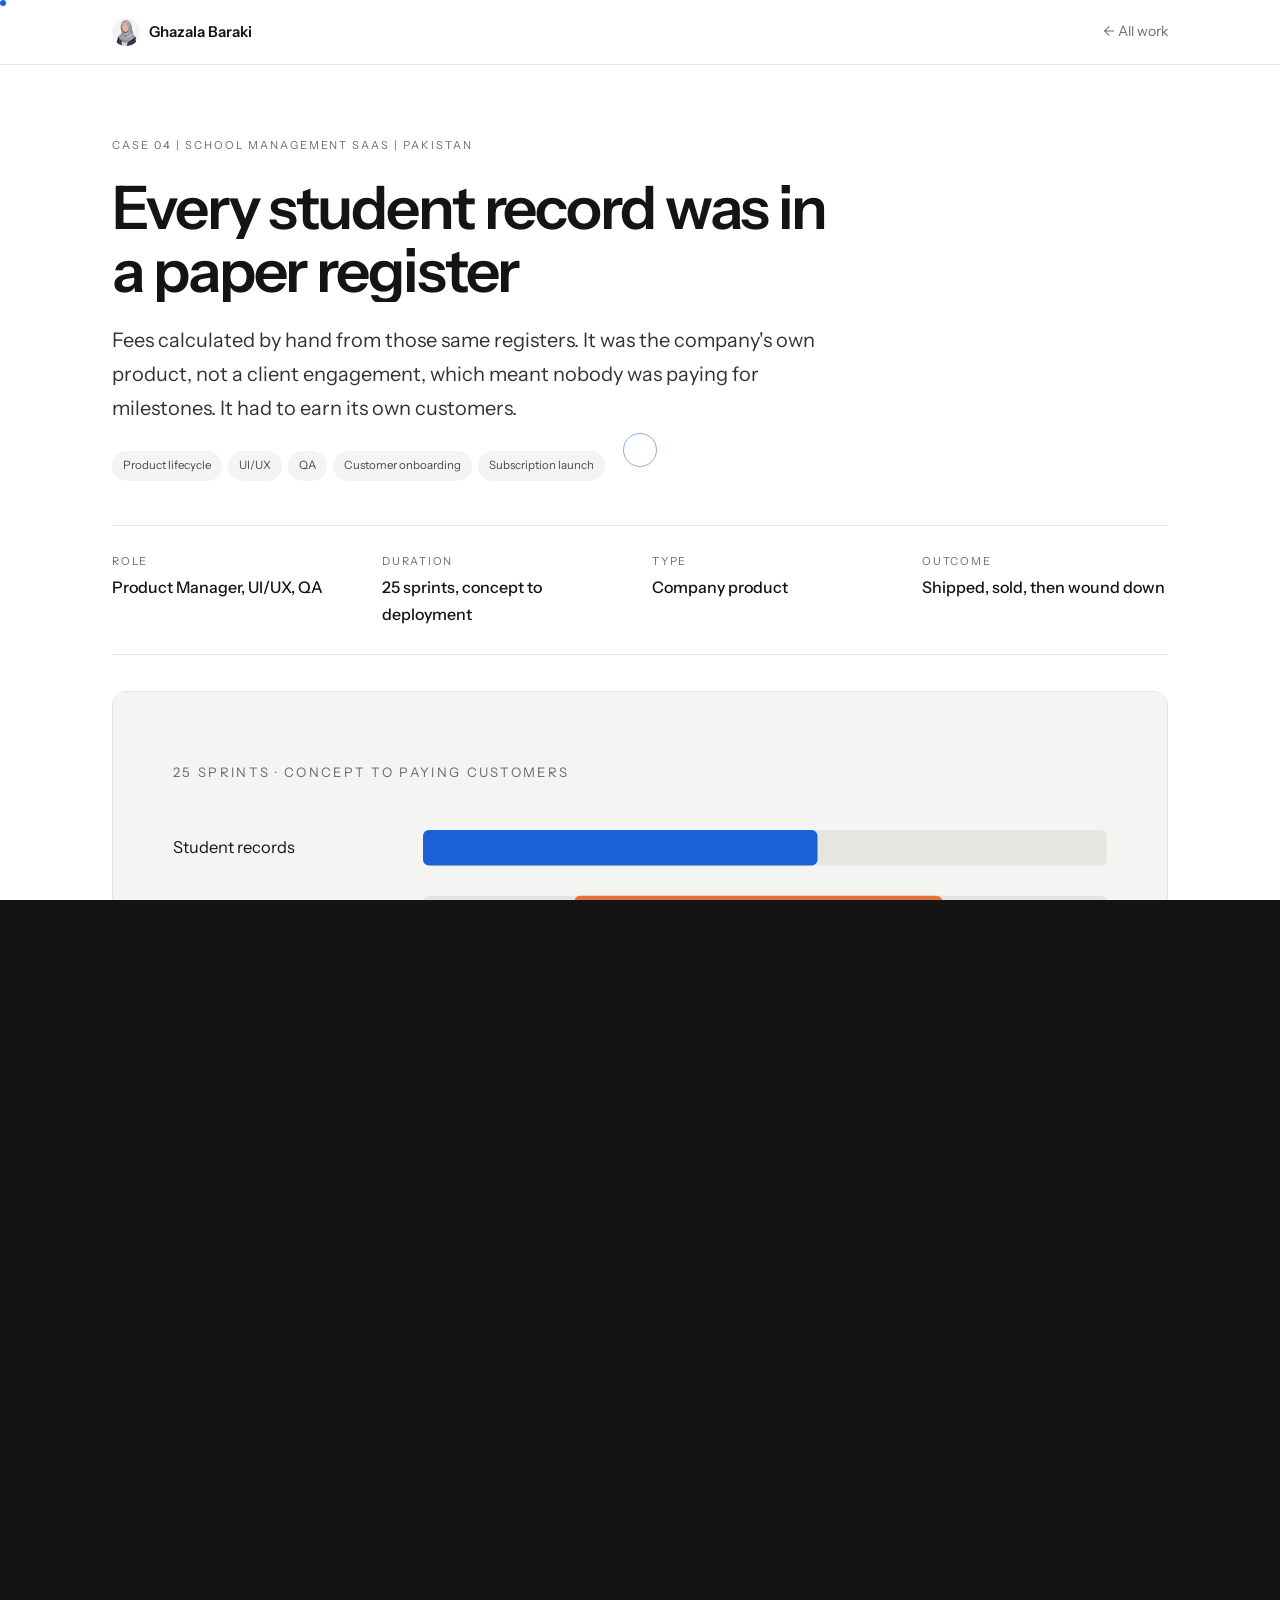
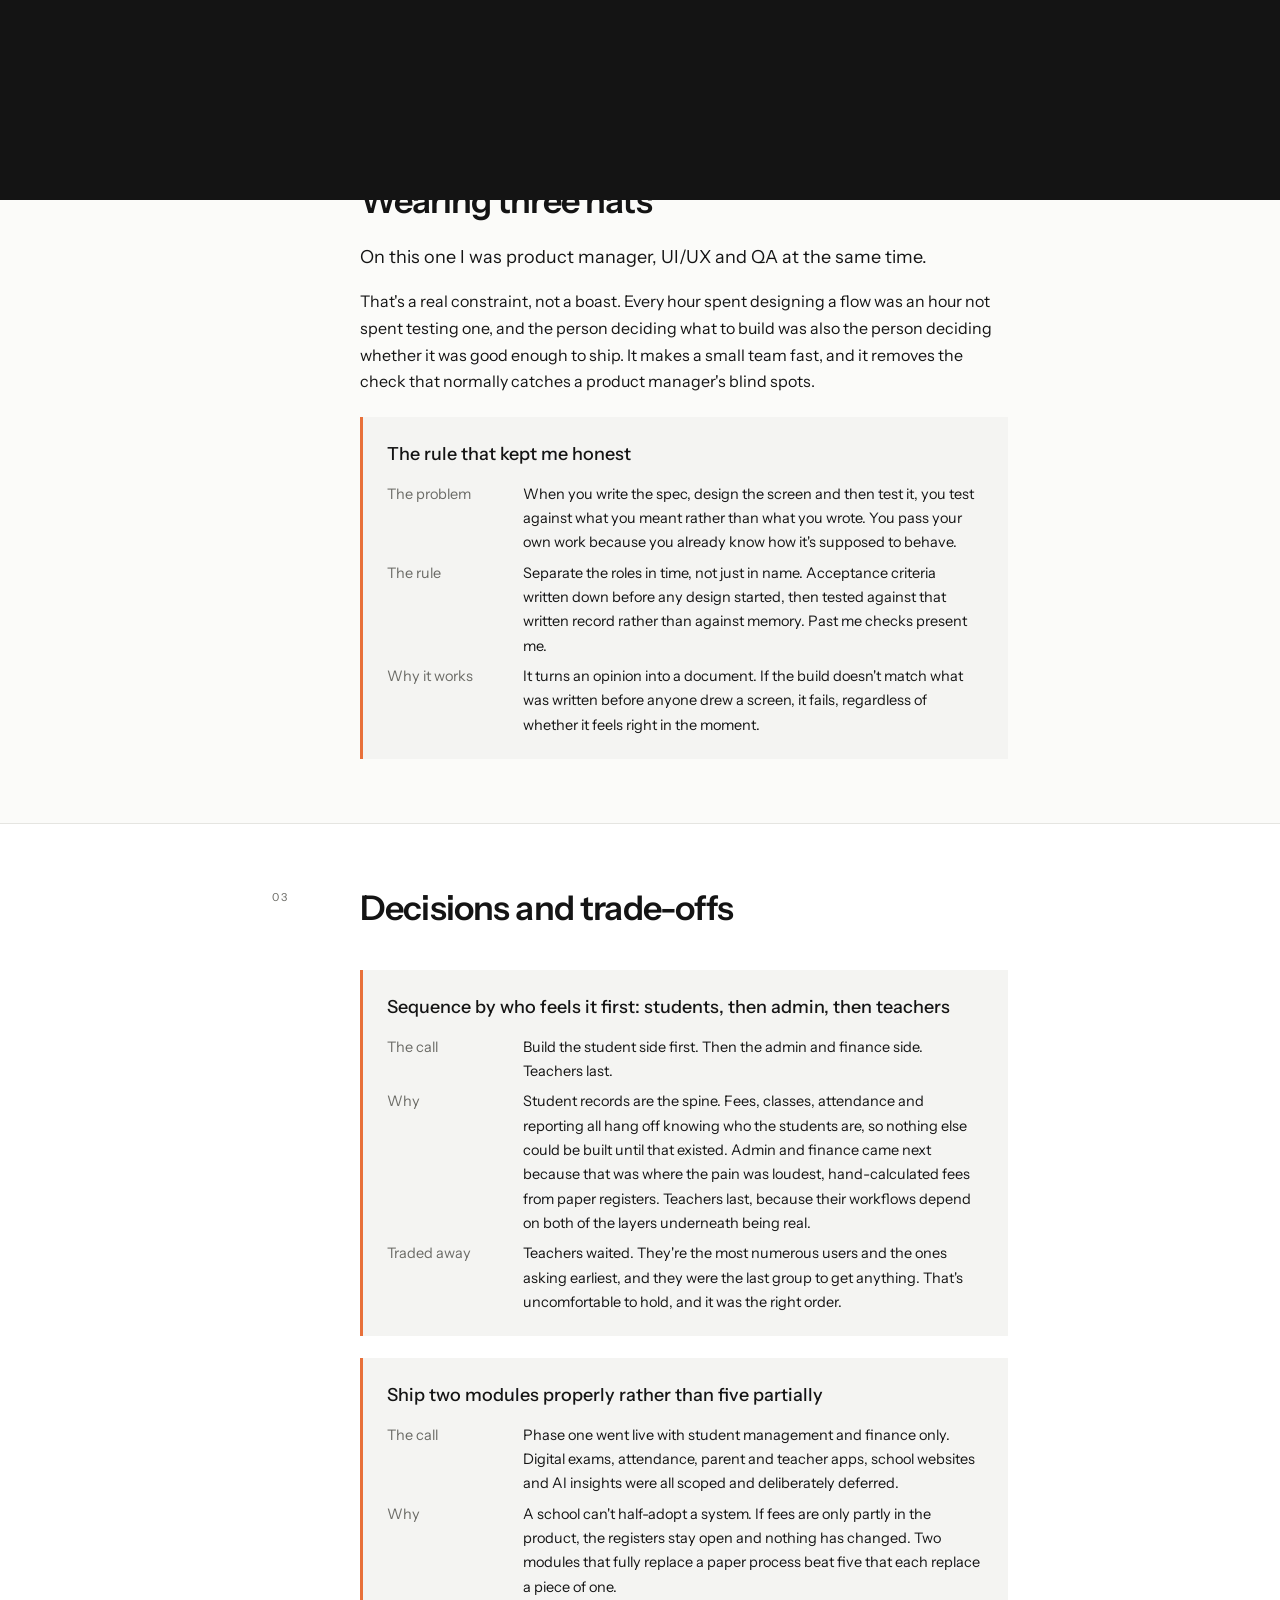
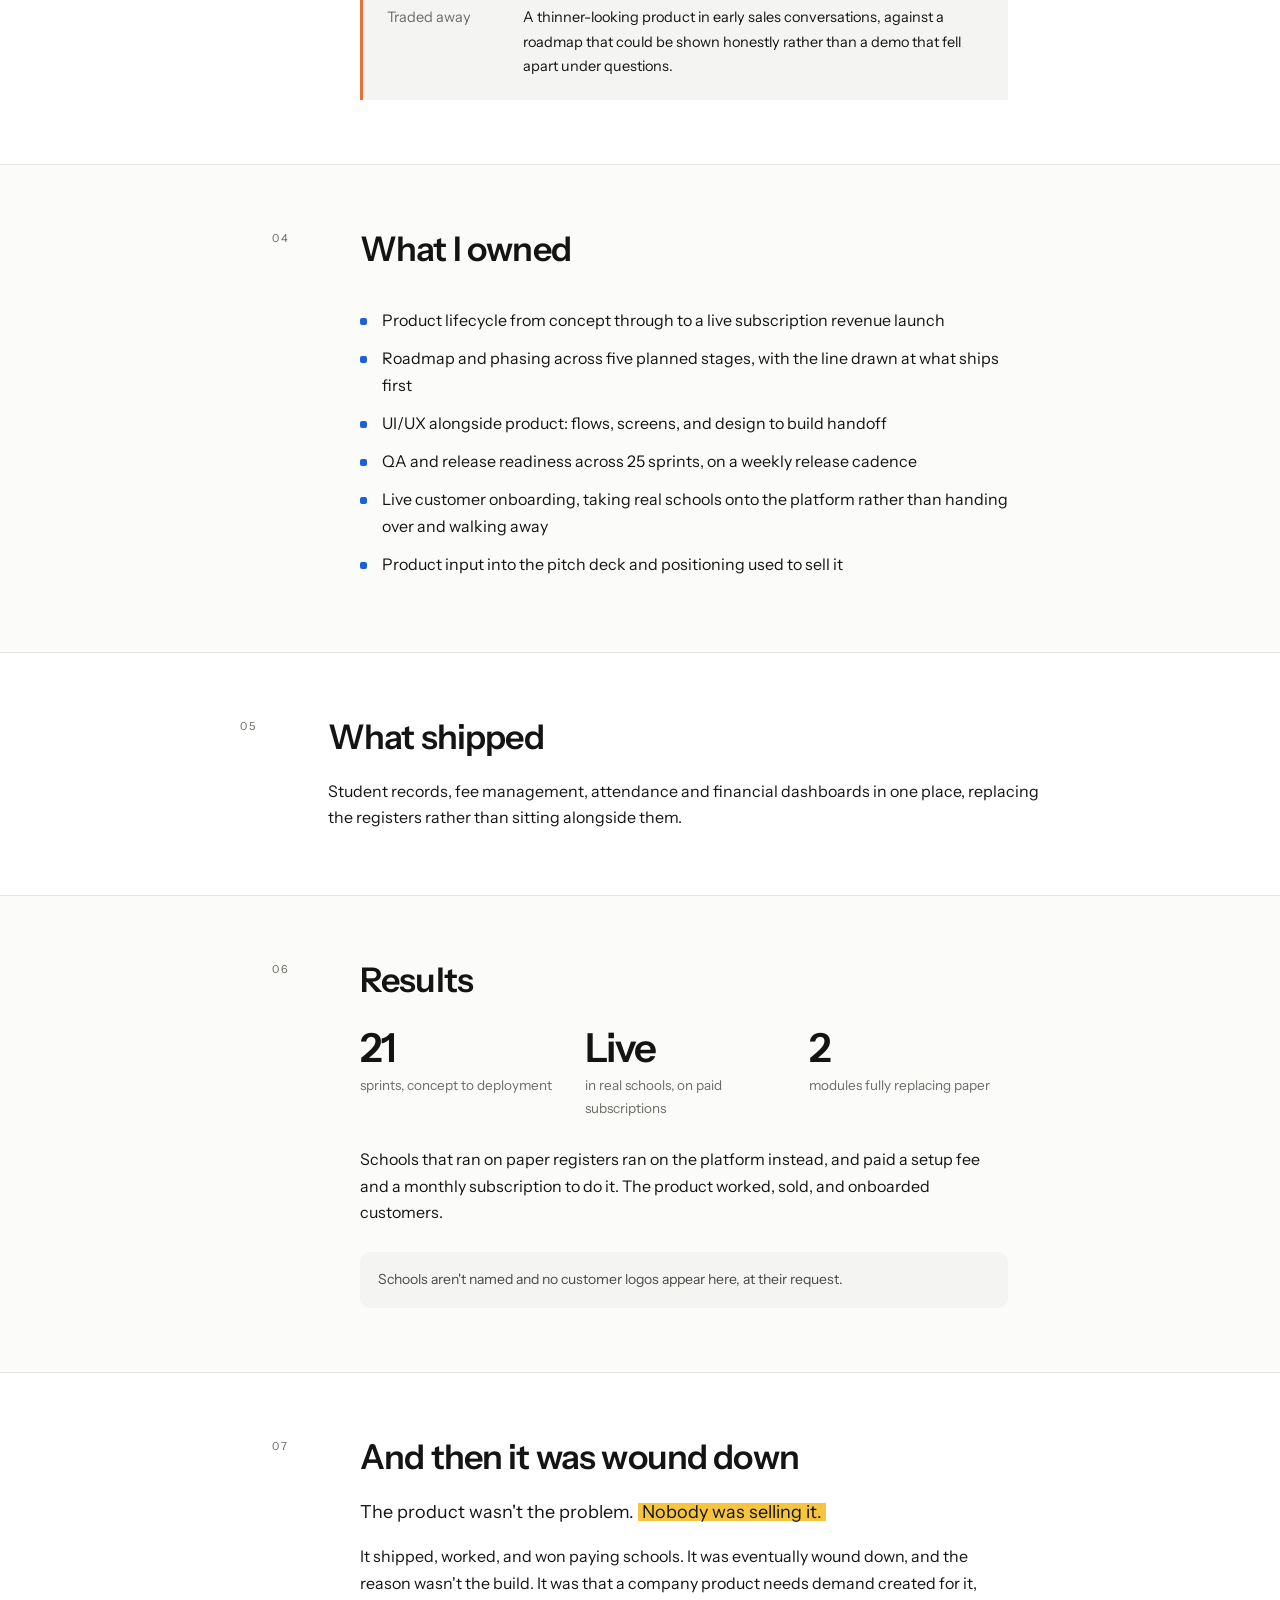
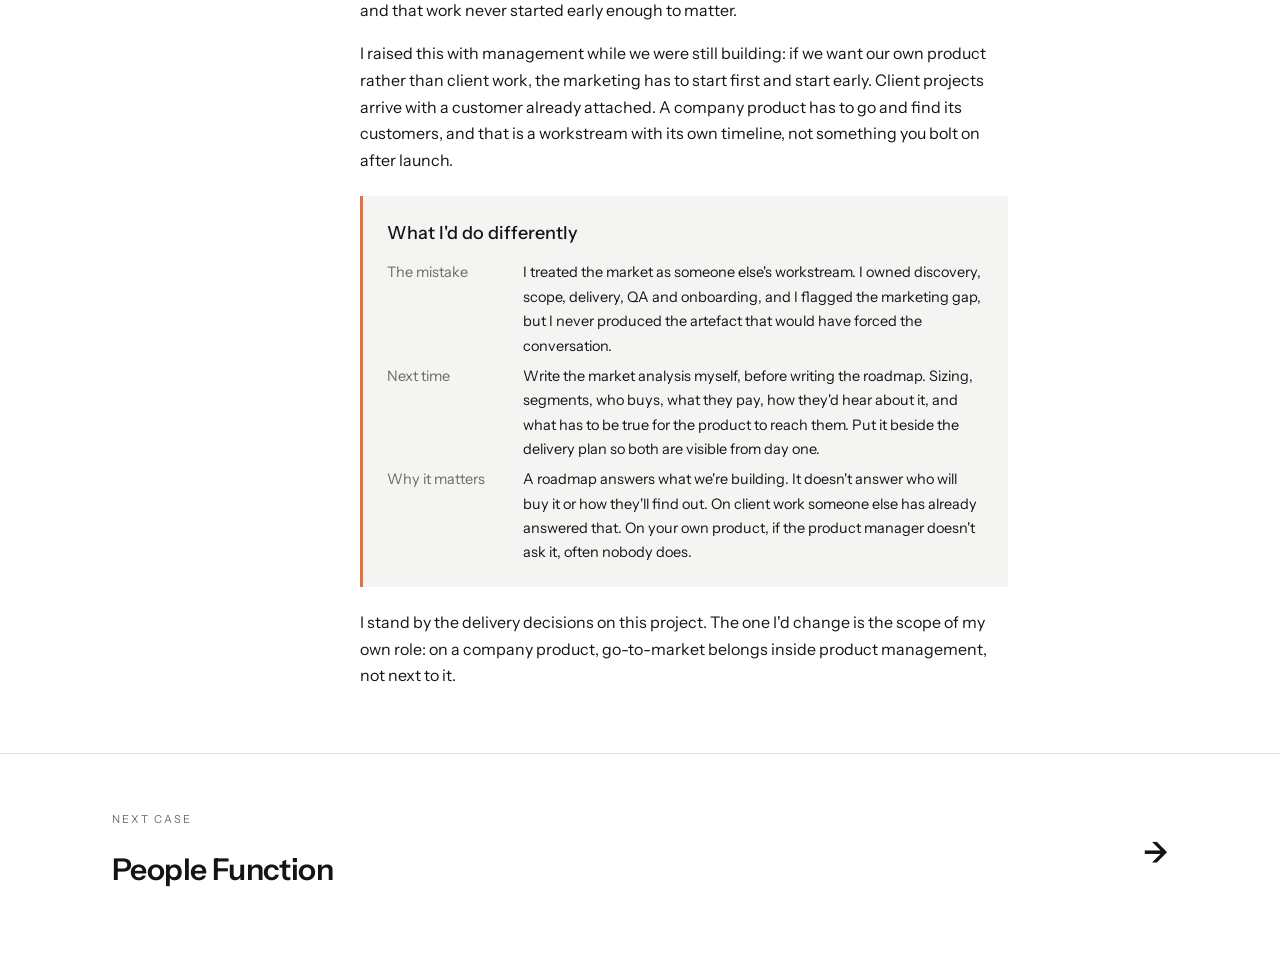
<file: case-school-saas.html>
<!DOCTYPE html>
<html lang="en">
<head>
<meta charset="UTF-8">
<meta name="viewport" content="width=device-width, initial-scale=1.0">
<title>School Management SaaS | Case study | Ghazala Baraki</title>
<meta name="description" content="Schools running on paper registers. A cloud SaaS taken from concept to paying customers across 25 sprints.">
<link rel="preconnect" href="https://fonts.googleapis.com">
<link rel="preconnect" href="https://fonts.gstatic.com" crossorigin>
<link href="https://fonts.googleapis.com/css2?family=Instrument+Sans:ital,wght@0,400;0,500;0,600;1,400&display=swap" rel="stylesheet">
<link rel="stylesheet" href="case.css">
<link rel="stylesheet" href="motion.css">
</head>
<body>

<nav><div class="wrap"><a href="index.html" class="mark"><img class="mark-av" src="avatar.png" alt="">Ghazala Baraki</a><a href="index.html#work" class="back">← All work</a></div></nav>

<header>
  <div class="wrap">
    <p class="crumb rv">Case 04 | School management SaaS | Pakistan</p>
    <h1 class="rv">Every student record was in a paper register</h1>
    <p class="sub rv">Fees calculated by hand from those same registers. It was the company's own product, not a client engagement, which meant nobody was paying for milestones. It had to earn its own customers.</p>
    <div class="tags rv">
      <span class="tag">Product lifecycle</span><span class="tag">UI/UX</span><span class="tag">QA</span>
      <span class="tag">Customer onboarding</span><span class="tag">Subscription launch</span>
    </div>
    <div class="facts rv">
      <div><p class="fk">Role</p><p class="fv">Product Manager, UI/UX, QA</p></div>
      <div><p class="fk">Duration</p><p class="fv">25 sprints, concept to deployment</p></div>
      <div><p class="fk">Type</p><p class="fv">Company product</p></div>
      <div><p class="fk">Outcome</p><p class="fv">Shipped, sold, then wound down</p></div>
    </div>
    <svg class="hero-img rv" viewBox="0 0 1600 800" role="img" aria-label="25 SPRINTS · CONCEPT TO PAYING CUSTOMERS"><rect width="1600" height="800" fill="#F4F4F2"/><text x="90" y="130" font-size="20" letter-spacing="3.5" fill="#6B6B66">25 SPRINTS · CONCEPT TO PAYING CUSTOMERS</text><text x="90" y="245" font-size="25" fill="#141414">Student records</text><rect x="470" y="210" width="1040" height="54" rx="9" fill="#E6E6E1"/><rect x="470" y="210" width="600" height="54" rx="9" fill="#1B5FD9"/><text x="90" y="345" font-size="25" fill="#141414">Admin and finance</text><rect x="470" y="310" width="1040" height="54" rx="9" fill="#E6E6E1"/><rect x="700" y="310" width="560" height="54" rx="9" fill="#E8703A"/><text x="90" y="445" font-size="25" fill="#141414">Teachers</text><rect x="470" y="410" width="1040" height="54" rx="9" fill="#E6E6E1"/><rect x="1090" y="410" width="420" height="54" rx="9" fill="#C9A227"/><text x="90" y="545" font-size="25" fill="#141414">Deferred scope</text><rect x="470" y="510" width="1040" height="54" rx="9" fill="#E6E6E1"/><rect x="1200" y="510" width="310" height="54" rx="9" fill="#141414"/><line x1="90" y1="620" x2="1510" y2="620" stroke="#E0E0DA" stroke-width="1.5"/><rect x="90" y="655" width="470" height="54" rx="27" fill="#fff"/><text x="325" y="689" font-size="24" fill="#3A3A36" text-anchor="middle">Replaced paper registers</text><rect x="590" y="655" width="470" height="54" rx="27" fill="#fff"/><text x="825" y="689" font-size="24" fill="#3A3A36" text-anchor="middle">Fees calculated by hand</text><rect x="1090" y="655" width="360" height="54" rx="27" fill="#fff"/><text x="1270" y="689" font-size="24" fill="#3A3A36" text-anchor="middle">Two modules, fully</text></svg>
  </div>
</header>

<section>
  <div class="wrap narrow">
    <p class="snum rv">01</p>
    <h2 class="rv">It started when</h2>
    <p class="lead rv">Schools were running on <span class="hl">paper registers.</span> Every student record, every fee, every calculation.</p>
    <p class="rv">Student data lived in physical registers on a shelf. Finances were worked out by hand from those same registers, which meant fee collection, dues and expenses were only as accurate as whoever last added them up. There was no single place to look at a school and see how it was actually doing.</p>
    <p class="rv">The problem wasn't that schools lacked software. It was that everything a school knows about itself sat in books nobody could query, reconcile or trust. Digitising the records mattered less than putting them all in one place.</p>
  </div>
</section>

<section>
  <div class="wrap narrow">
    <p class="snum rv">02</p>
    <h2 class="rv">Wearing three hats</h2>
    <p class="lead rv">On this one I was product manager, UI/UX and QA at the same time.</p>
    <p class="rv">That's a real constraint, not a boast. Every hour spent designing a flow was an hour not spent testing one, and the person deciding what to build was also the person deciding whether it was good enough to ship. It makes a small team fast, and it removes the check that normally catches a product manager's blind spots.</p>
    <div class="dec rv">
      <h3>The rule that kept me honest</h3>
      <div class="dl">
        <span class="dt">The problem</span><span>When you write the spec, design the screen and then test it, you test against what you meant rather than what you wrote. You pass your own work because you already know how it's supposed to behave.</span>
        <span class="dt">The rule</span><span>Separate the roles in time, not just in name. Acceptance criteria written down before any design started, then tested against that written record rather than against memory. Past me checks present me.</span>
        <span class="dt">Why it works</span><span>It turns an opinion into a document. If the build doesn't match what was written before anyone drew a screen, it fails, regardless of whether it feels right in the moment.</span>
      </div>
    </div>
  </div>
</section>

<section>
  <div class="wrap narrow">
    <p class="snum rv">03</p>
    <h2 class="rv">Decisions and trade-offs</h2>

    <div class="dec rv">
      <h3>Sequence by who feels it first: students, then admin, then teachers</h3>
      <div class="dl">
        <span class="dt">The call</span><span>Build the student side first. Then the admin and finance side. Teachers last.</span>
        <span class="dt">Why</span><span>Student records are the spine. Fees, classes, attendance and reporting all hang off knowing who the students are, so nothing else could be built until that existed. Admin and finance came next because that was where the pain was loudest, hand-calculated fees from paper registers. Teachers last, because their workflows depend on both of the layers underneath being real.</span>
        <span class="dt">Traded away</span><span>Teachers waited. They're the most numerous users and the ones asking earliest, and they were the last group to get anything. That's uncomfortable to hold, and it was the right order.</span>
      </div>
    </div>

    <div class="dec rv">
      <h3>Ship two modules properly rather than five partially</h3>
      <div class="dl">
        <span class="dt">The call</span><span>Phase one went live with student management and finance only. Digital exams, attendance, parent and teacher apps, school websites and AI insights were all scoped and deliberately deferred.</span>
        <span class="dt">Why</span><span>A school can't half-adopt a system. If fees are only partly in the product, the registers stay open and nothing has changed. Two modules that fully replace a paper process beat five that each replace a piece of one.</span>
        <span class="dt">Traded away</span><span>A thinner-looking product in early sales conversations, against a roadmap that could be shown honestly rather than a demo that fell apart under questions.</span>
      </div>
    </div>
  </div>
</section>

<section>
  <div class="wrap narrow">
    <p class="snum rv">04</p>
    <h2 class="rv">What I owned</h2>
    <ul class="rv">
      <li>Product lifecycle from concept through to a live subscription revenue launch</li>
      <li>Roadmap and phasing across five planned stages, with the line drawn at what ships first</li>
      <li>UI/UX alongside product: flows, screens, and design to build handoff</li>
      <li>QA and release readiness across 25 sprints, on a weekly release cadence</li>
      <li>Live customer onboarding, taking real schools onto the platform rather than handing over and walking away</li>
      <li>Product input into the pitch deck and positioning used to sell it</li>
    </ul>
  </div>
</section>

<section>
  <div class="wrap">
    <div class="wrap narrow" style="padding:0">
      <p class="snum rv">05</p>
      <h2 class="rv">What shipped</h2>
      <p class="rv">Student records, fee management, attendance and financial dashboards in one place, replacing the registers rather than sitting alongside them.</p>
    </div>
    </div>
</section>

<section>
  <div class="wrap narrow">
    <p class="snum rv">06</p>
    <h2 class="rv">Results</h2>
    <div class="res rv">
      <div><p class="rn" data-to="25">0</p><p class="rl">sprints, concept to deployment</p></div>
      <div><p class="rn">Live</p><p class="rl">in real schools, on paid subscriptions</p></div>
      <div><p class="rn">2</p><p class="rl">modules fully replacing paper</p></div>
    </div>
    <p class="rv" style="margin-top:26px">Schools that ran on paper registers ran on the platform instead, and paid a setup fee and a monthly subscription to do it. The product worked, sold, and onboarded customers.</p>
    <p class="note rv">Schools aren't named and no customer logos appear here, at their request.</p>
  </div>
</section>

<section>
  <div class="wrap narrow">
    <p class="snum rv">07</p>
    <h2 class="rv">And then it was wound down</h2>
    <p class="lead rv">The product wasn't the problem. <span class="hl">Nobody was selling it.</span></p>
    <p class="rv">It shipped, worked, and won paying schools. It was eventually wound down, and the reason wasn't the build. It was that a company product needs demand created for it, and that work never started early enough to matter.</p>
    <p class="rv">I raised this with management while we were still building: if we want our own product rather than client work, the marketing has to start first and start early. Client projects arrive with a customer already attached. A company product has to go and find its customers, and that is a workstream with its own timeline, not something you bolt on after launch.</p>
    <div class="dec rv">
      <h3>What I'd do differently</h3>
      <div class="dl">
        <span class="dt">The mistake</span><span>I treated the market as someone else's workstream. I owned discovery, scope, delivery, QA and onboarding, and I flagged the marketing gap, but I never produced the artefact that would have forced the conversation.</span>
        <span class="dt">Next time</span><span>Write the market analysis myself, before writing the roadmap. Sizing, segments, who buys, what they pay, how they'd hear about it, and what has to be true for the product to reach them. Put it beside the delivery plan so both are visible from day one.</span>
        <span class="dt">Why it matters</span><span>A roadmap answers what we're building. It doesn't answer who will buy it or how they'll find out. On client work someone else has already answered that. On your own product, if the product manager doesn't ask it, often nobody does.</span>
      </div>
    </div>
    <p class="rv" style="margin-top:22px">I stand by the delivery decisions on this project. The one I'd change is the scope of my own role: on a company product, go-to-market belongs inside product management, not next to it.</p>
  </div>
</section>

<div class="nextnav">
  <div class="wrap">
    <a class="nx rv" href="case-people-function.html">
      <span><p class="nxl">Next case</p><p class="nxt">People Function</p></span><span class="nxt">→</span>
    </a>
  </div>
</div>

<div class="cur" id="cur"></div><div class="curdot" id="curdot"></div>
<script src="case.js"></script>
<script src="motion.js"></script>
</body>
</html>
</file>
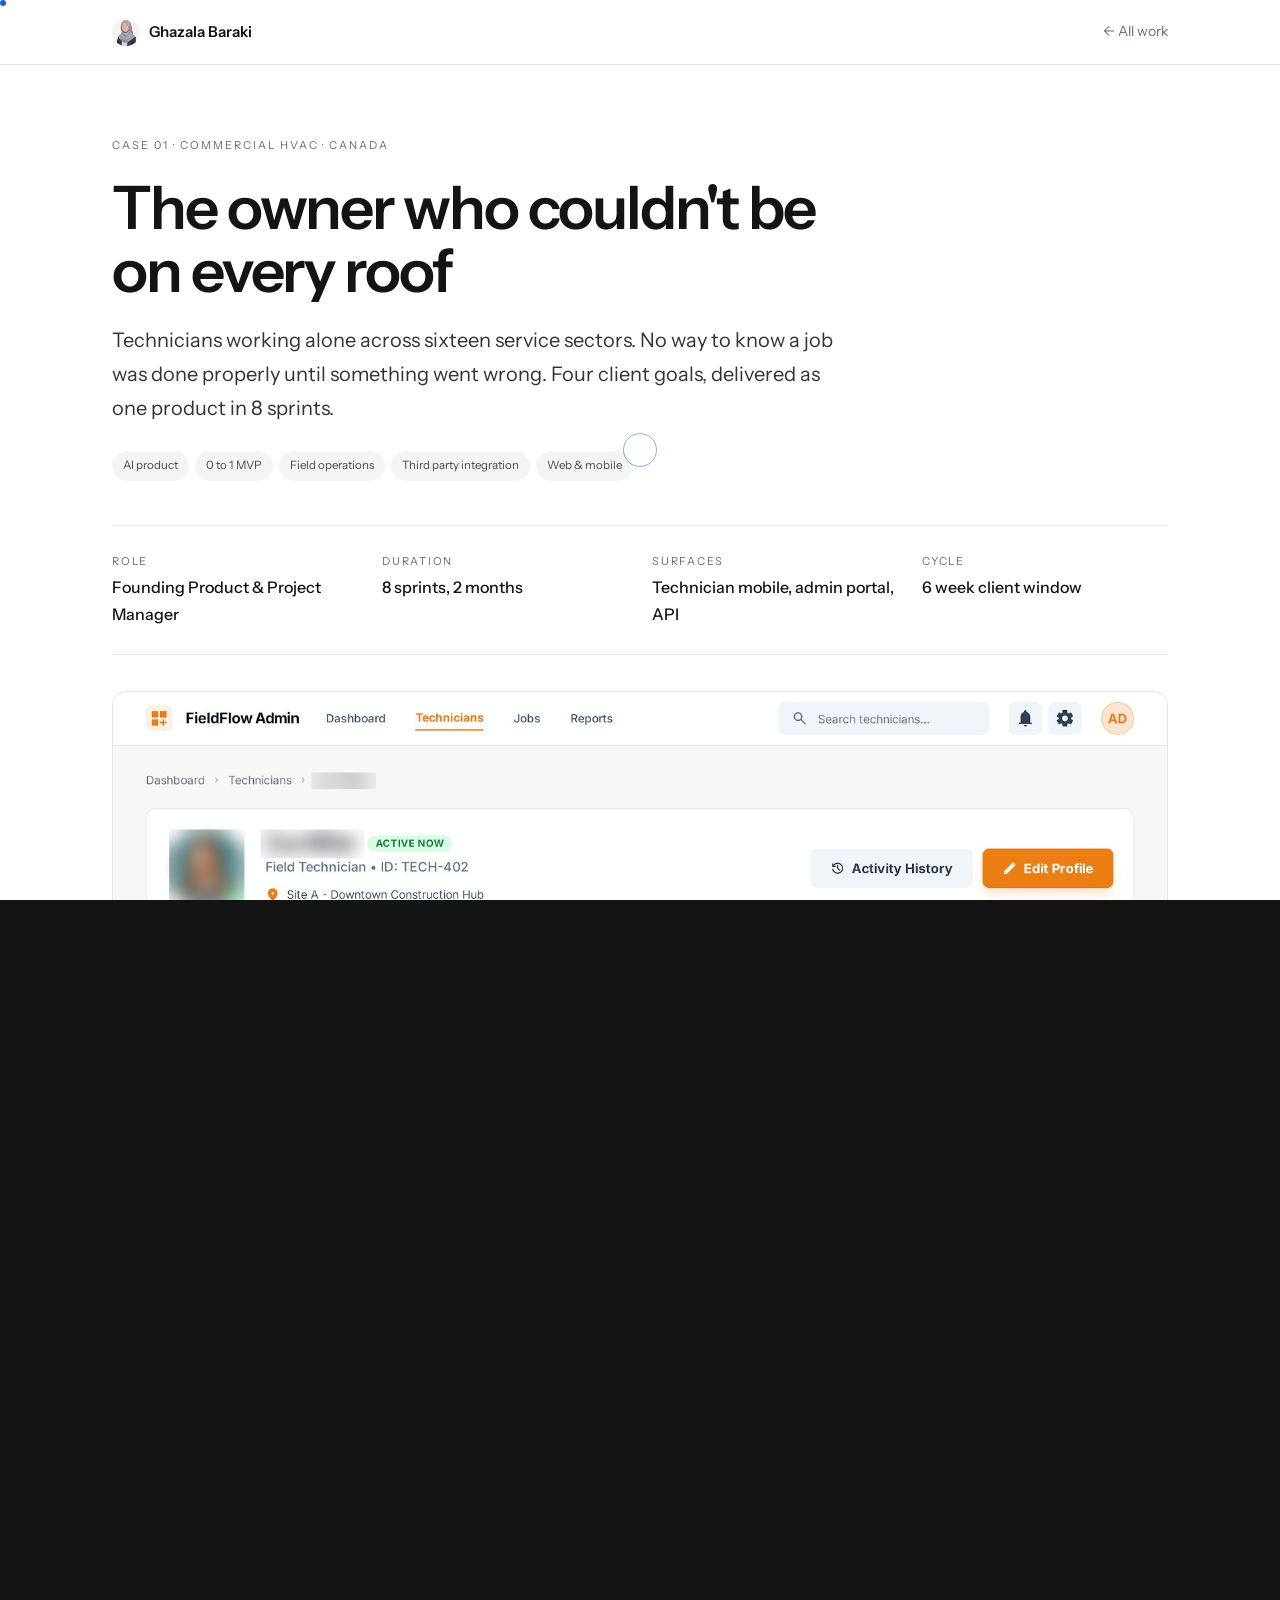
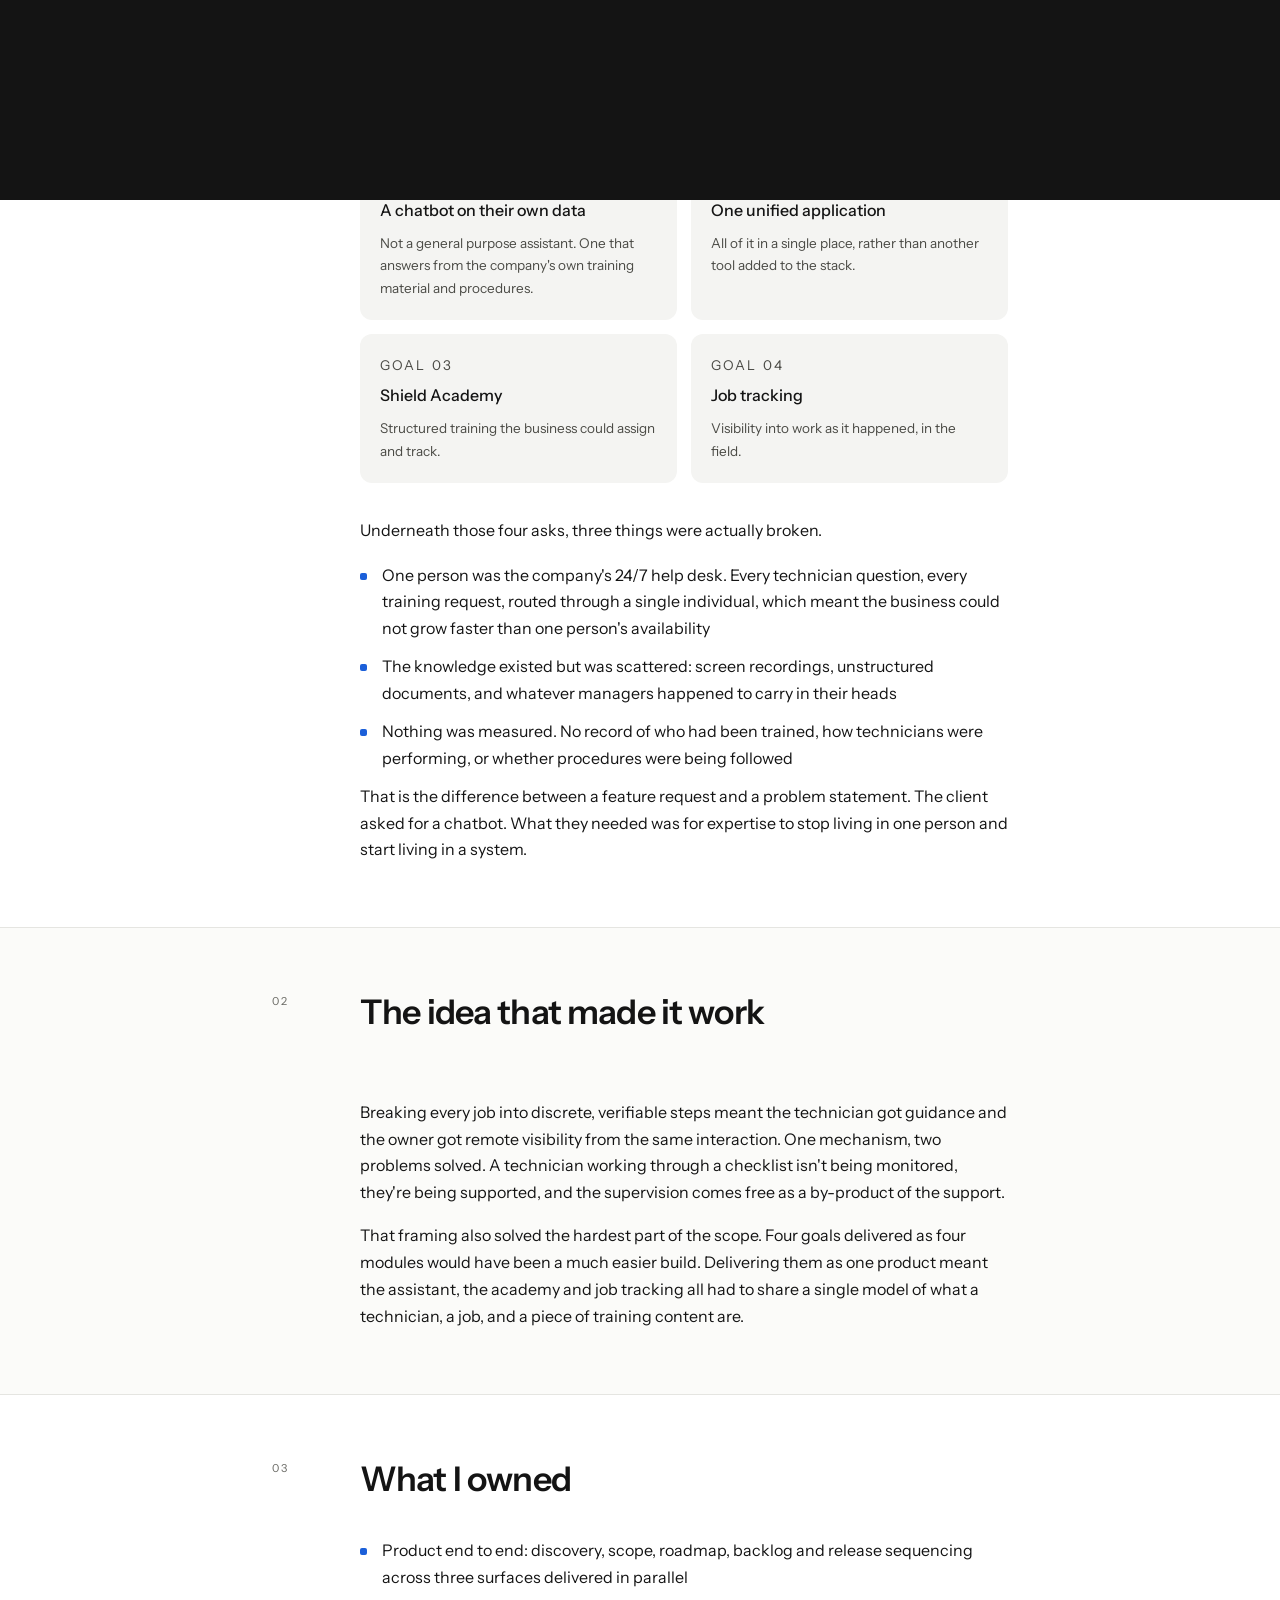
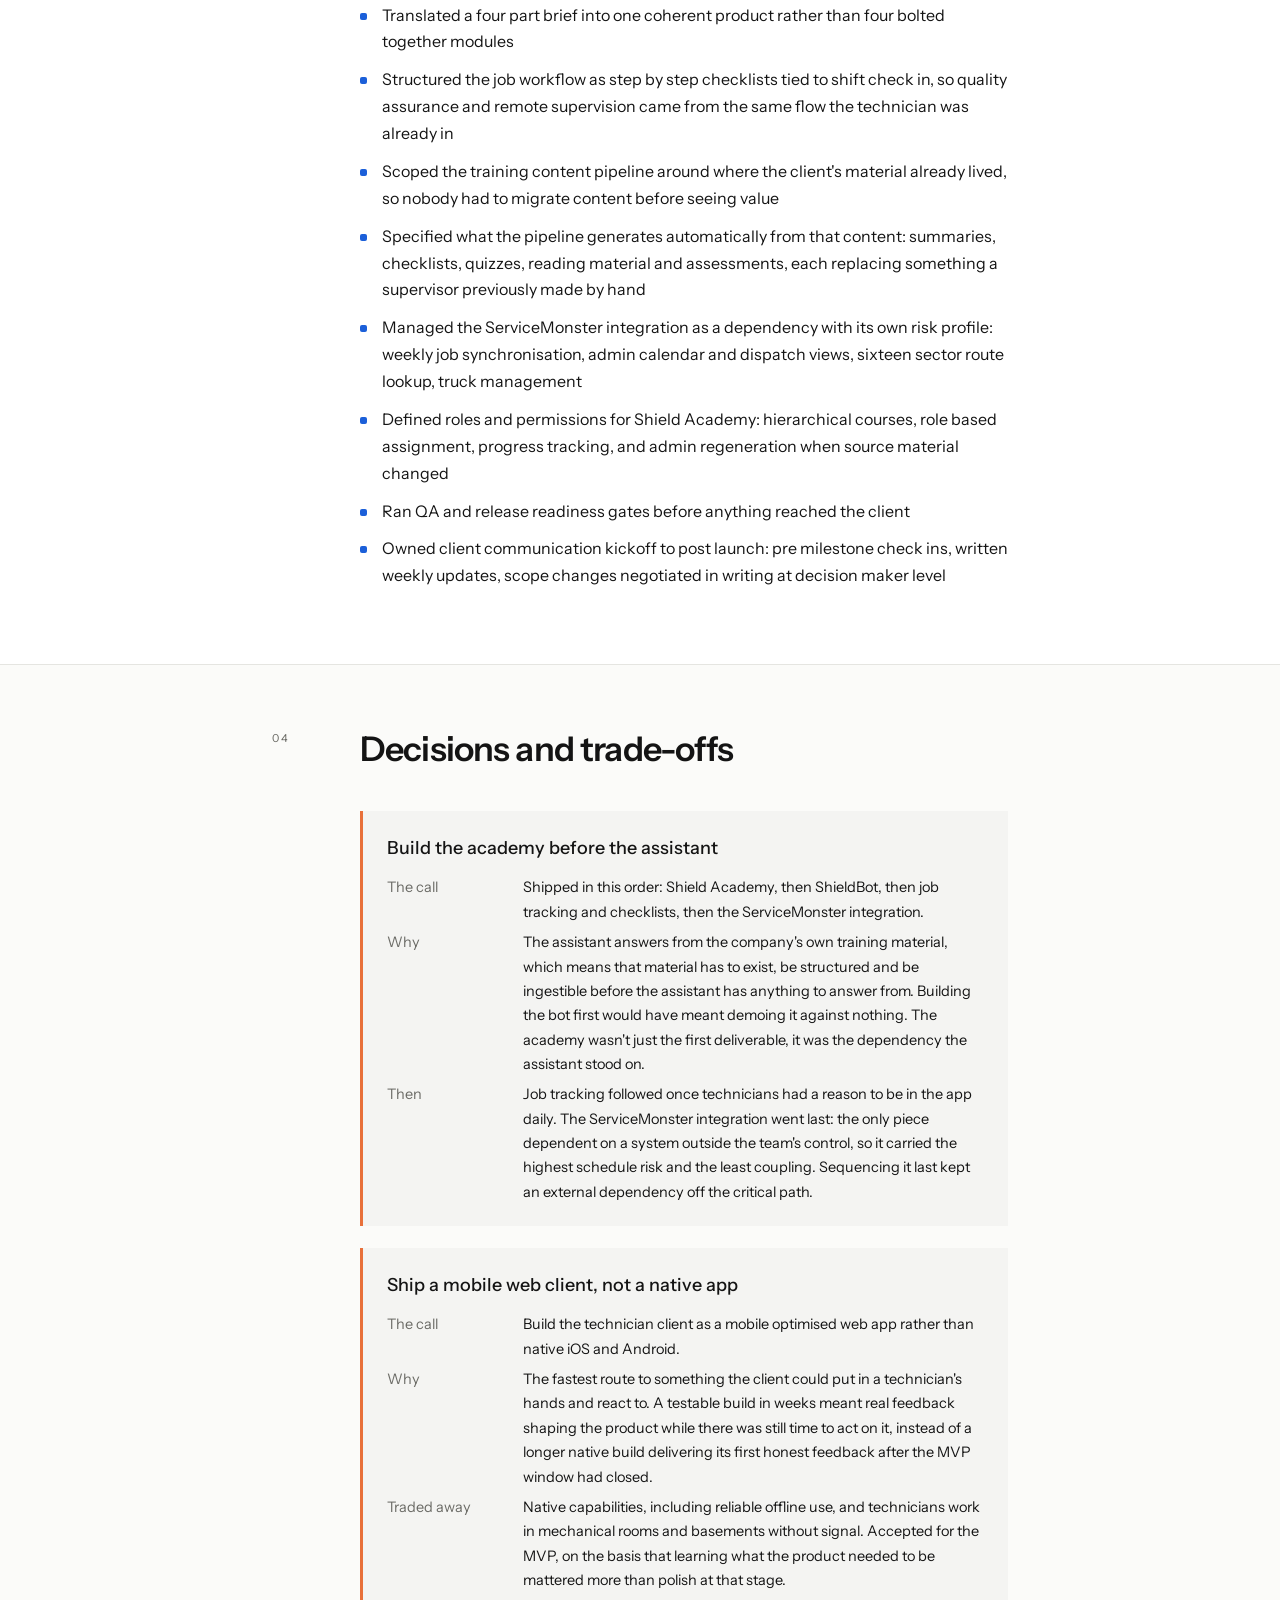
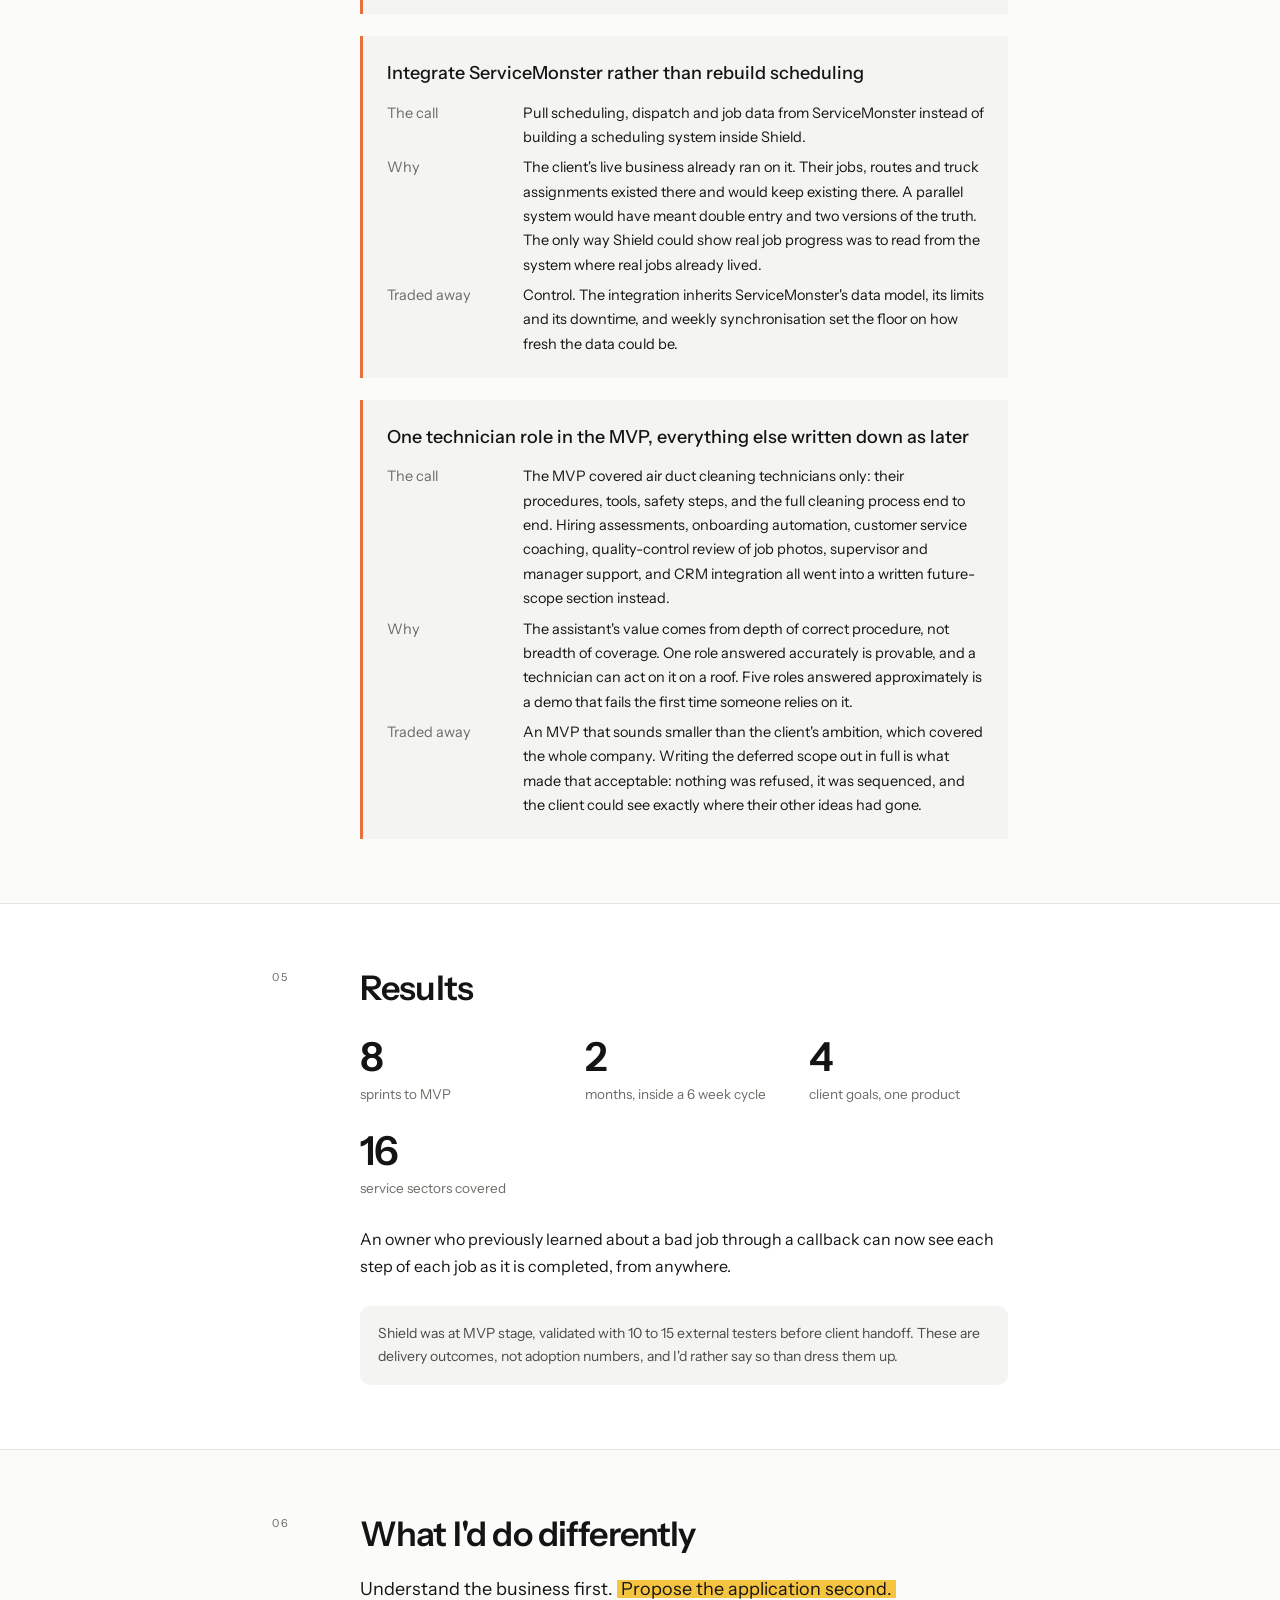
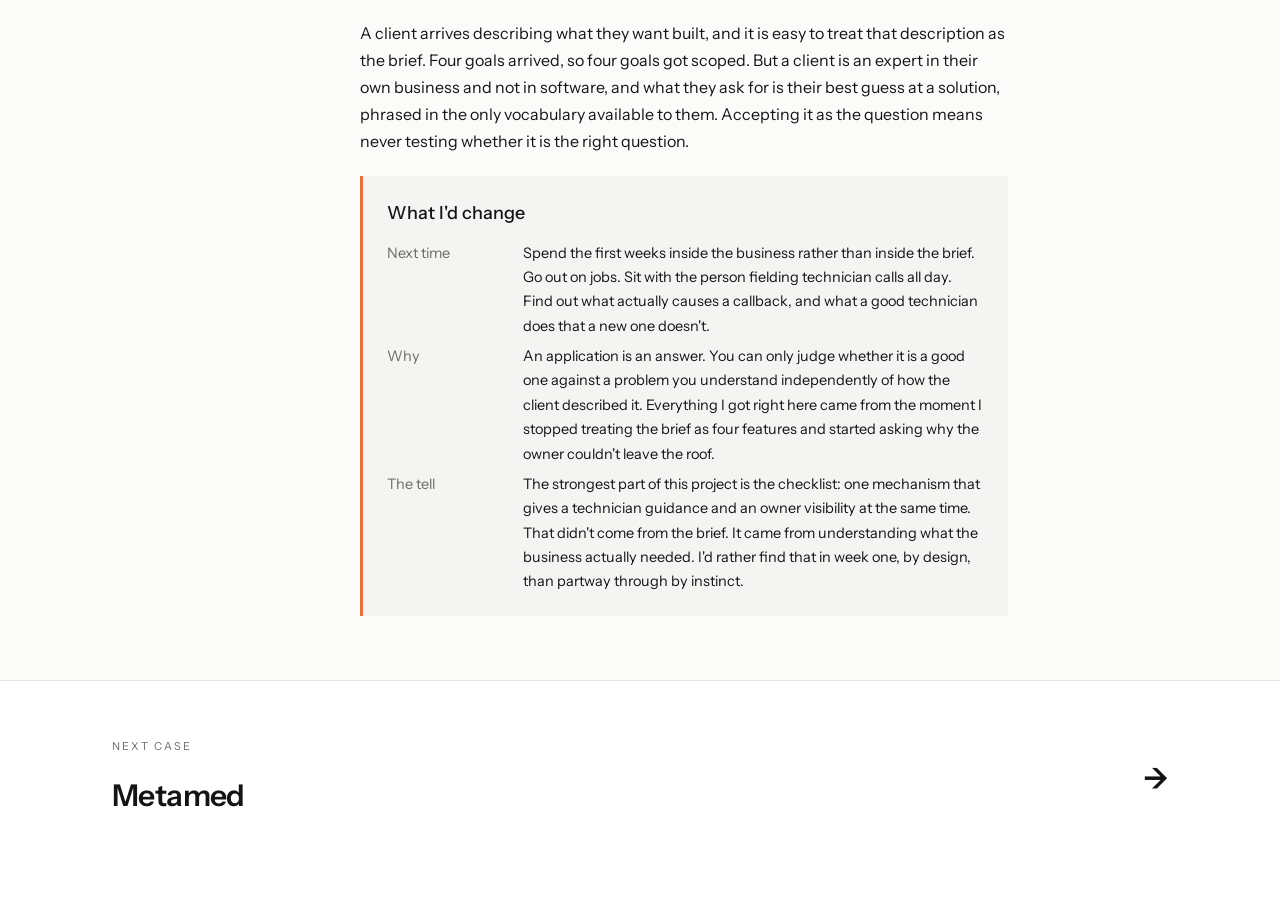
<file: case-shield.html>
<!DOCTYPE html>
<html lang="en">
<head>
<meta charset="UTF-8">
<meta name="viewport" content="width=device-width, initial-scale=1.0">
<title>Air Force Shield · Case study · Ghazala Baraki</title>
<meta name="description" content="An HVAC business owner who couldn't be on every site. Four client goals delivered as one product in 8 sprints.">
<link rel="preconnect" href="https://fonts.googleapis.com">
<link rel="preconnect" href="https://fonts.gstatic.com" crossorigin>
<link href="https://fonts.googleapis.com/css2?family=Instrument+Sans:ital,wght@0,400;0,500;0,600;1,400&display=swap" rel="stylesheet">
<link rel="stylesheet" href="case.css">
<link rel="stylesheet" href="motion.css">
</head>
<body>

<nav><div class="wrap"><a href="index.html" class="mark"><img class="mark-av" src="avatar.png" alt="">Ghazala Baraki</a><a href="index.html#work" class="back">← All work</a></div></nav>

<header>
  <div class="wrap">
    <p class="crumb rv">Case 01 · Commercial HVAC · Canada</p>
    <h1 class="rv">The owner who couldn't be on every roof</h1>
    <p class="sub rv">Technicians working alone across sixteen service sectors. No way to know a job was done properly until something went wrong. Four client goals, delivered as one product in 8 sprints.</p>
    <div class="tags rv">
      <span class="tag">AI product</span><span class="tag">0 to 1 MVP</span><span class="tag">Field operations</span>
      <span class="tag">Third party integration</span><span class="tag">Web &amp; mobile</span>
    </div>
    <div class="facts rv">
      <div><p class="fk">Role</p><p class="fv">Founding Product &amp; Project Manager</p></div>
      <div><p class="fk">Duration</p><p class="fv">8 sprints, 2 months</p></div>
      <div><p class="fk">Surfaces</p><p class="fv">Technician mobile, admin portal, API</p></div>
      <div><p class="fk">Cycle</p><p class="fv">6 week client window</p></div>
    </div>
    <img class="hero-img rv" src="shield-jobtracking.jpg" alt="Technician job tracking view: active shift, check-in and check-out times per job, live duration and status">
  </div>
</header>

<section>
  <div class="wrap narrow">
    <p class="snum rv">01</p>
    <h2 class="rv">It started when</h2>
    <p class="lead rv">The owner of a commercial HVAC business <span class="hl">couldn't be everywhere his technicians were.</span></p>
    <p class="rv">His people worked alone, on rooftops and in mechanical rooms across sixteen service sectors. He had no way of knowing whether a job was being done properly until something went wrong, and by then it was a callback, a warranty claim, or a lost client. Training material existed as videos nobody had time to watch. Scheduling and dispatch lived in ServiceMonster, a system that didn't talk to anything a technician carried into the field.</p>
    <p class="rv">He didn't ask for surveillance. He asked for visibility: a way to supervise quality without standing on site.</p>
    <p class="rv">The brief came in four parts.</p>
    <div class="mile">
      <div class="mcard rv"><p class="mnum">GOAL 01</p><h3>A chatbot on their own data</h3><p>Not a general purpose assistant. One that answers from the company's own training material and procedures.</p></div>
      <div class="mcard rv"><p class="mnum">GOAL 02</p><h3>One unified application</h3><p>All of it in a single place, rather than another tool added to the stack.</p></div>
      <div class="mcard rv"><p class="mnum">GOAL 03</p><h3>Shield Academy</h3><p>Structured training the business could assign and track.</p></div>
      <div class="mcard rv"><p class="mnum">GOAL 04</p><h3>Job tracking</h3><p>Visibility into work as it happened, in the field.</p></div>
    </div>
    <p class="rv" style="margin-top:34px">Underneath those four asks, three things were actually broken.</p>
    <ul class="rv">
      <li>One person was the company's 24/7 help desk. Every technician question, every training request, routed through a single individual, which meant the business could not grow faster than one person's availability</li>
      <li>The knowledge existed but was scattered: screen recordings, unstructured documents, and whatever managers happened to carry in their heads</li>
      <li>Nothing was measured. No record of who had been trained, how technicians were performing, or whether procedures were being followed</li>
    </ul>
    <p class="rv">That is the difference between a feature request and a problem statement. The client asked for a chatbot. What they needed was for expertise to stop living in one person and start living in a system.</p>
  </div>
</section>

<section>
  <div class="wrap narrow">
    <p class="snum rv">02</p>
    <h2 class="rv">The idea that made it work</h2>
    <p class="lead rv">The checklist wasn't a feature. It was the instrument.</p>
    <p class="rv">Breaking every job into discrete, verifiable steps meant the technician got guidance and the owner got remote visibility from the same interaction. One mechanism, two problems solved. A technician working through a checklist isn't being monitored, they're being supported, and the supervision comes free as a by-product of the support.</p>
    <p class="rv">That framing also solved the hardest part of the scope. Four goals delivered as four modules would have been a much easier build. Delivering them as one product meant the assistant, the academy and job tracking all had to share a single model of what a technician, a job, and a piece of training content are.</p>
  </div>
</section>

<section>
  <div class="wrap narrow">
    <p class="snum rv">03</p>
    <h2 class="rv">What I owned</h2>
    <ul class="rv">
      <li>Product end to end: discovery, scope, roadmap, backlog and release sequencing across three surfaces delivered in parallel</li>
      <li>Translated a four part brief into one coherent product rather than four bolted together modules</li>
      <li>Structured the job workflow as step by step checklists tied to shift check in, so quality assurance and remote supervision came from the same flow the technician was already in</li>
      <li>Scoped the training content pipeline around where the client's material already lived, so nobody had to migrate content before seeing value</li>
      <li>Specified what the pipeline generates automatically from that content: summaries, checklists, quizzes, reading material and assessments, each replacing something a supervisor previously made by hand</li>
      <li>Managed the ServiceMonster integration as a dependency with its own risk profile: weekly job synchronisation, admin calendar and dispatch views, sixteen sector route lookup, truck management</li>
      <li>Defined roles and permissions for Shield Academy: hierarchical courses, role based assignment, progress tracking, and admin regeneration when source material changed</li>
      <li>Ran QA and release readiness gates before anything reached the client</li>
      <li>Owned client communication kickoff to post launch: pre milestone check ins, written weekly updates, scope changes negotiated in writing at decision maker level</li>
    </ul>
  </div>
</section>

<section>
  <div class="wrap narrow">
    <p class="snum rv">04</p>
    <h2 class="rv">Decisions and trade-offs</h2>

    <div class="dec rv">
      <h3>Build the academy before the assistant</h3>
      <div class="dl">
        <span class="dt">The call</span><span>Shipped in this order: Shield Academy, then ShieldBot, then job tracking and checklists, then the ServiceMonster integration.</span>
        <span class="dt">Why</span><span>The assistant answers from the company's own training material, which means that material has to exist, be structured and be ingestible before the assistant has anything to answer from. Building the bot first would have meant demoing it against nothing. The academy wasn't just the first deliverable, it was the dependency the assistant stood on.</span>
        <span class="dt">Then</span><span>Job tracking followed once technicians had a reason to be in the app daily. The ServiceMonster integration went last: the only piece dependent on a system outside the team's control, so it carried the highest schedule risk and the least coupling. Sequencing it last kept an external dependency off the critical path.</span>
      </div>
    </div>

    <div class="dec rv">
      <h3>Ship a mobile web client, not a native app</h3>
      <div class="dl">
        <span class="dt">The call</span><span>Build the technician client as a mobile optimised web app rather than native iOS and Android.</span>
        <span class="dt">Why</span><span>The fastest route to something the client could put in a technician's hands and react to. A testable build in weeks meant real feedback shaping the product while there was still time to act on it, instead of a longer native build delivering its first honest feedback after the MVP window had closed.</span>
        <span class="dt">Traded away</span><span>Native capabilities, including reliable offline use, and technicians work in mechanical rooms and basements without signal. Accepted for the MVP, on the basis that learning what the product needed to be mattered more than polish at that stage.</span>
      </div>
    </div>

    <div class="dec rv">
      <h3>Integrate ServiceMonster rather than rebuild scheduling</h3>
      <div class="dl">
        <span class="dt">The call</span><span>Pull scheduling, dispatch and job data from ServiceMonster instead of building a scheduling system inside Shield.</span>
        <span class="dt">Why</span><span>The client's live business already ran on it. Their jobs, routes and truck assignments existed there and would keep existing there. A parallel system would have meant double entry and two versions of the truth. The only way Shield could show real job progress was to read from the system where real jobs already lived.</span>
        <span class="dt">Traded away</span><span>Control. The integration inherits ServiceMonster's data model, its limits and its downtime, and weekly synchronisation set the floor on how fresh the data could be.</span>
      </div>
    </div>

    <div class="dec rv">
      <h3>One technician role in the MVP, everything else written down as later</h3>
      <div class="dl">
        <span class="dt">The call</span><span>The MVP covered air duct cleaning technicians only: their procedures, tools, safety steps, and the full cleaning process end to end. Hiring assessments, onboarding automation, customer service coaching, quality-control review of job photos, supervisor and manager support, and CRM integration all went into a written future-scope section instead.</span>
        <span class="dt">Why</span><span>The assistant's value comes from depth of correct procedure, not breadth of coverage. One role answered accurately is provable, and a technician can act on it on a roof. Five roles answered approximately is a demo that fails the first time someone relies on it.</span>
        <span class="dt">Traded away</span><span>An MVP that sounds smaller than the client's ambition, which covered the whole company. Writing the deferred scope out in full is what made that acceptable: nothing was refused, it was sequenced, and the client could see exactly where their other ideas had gone.</span>
      </div>
    </div>
  </div>
</section>

<section>
  <div class="wrap narrow">
    <p class="snum rv">05</p>
    <h2 class="rv">Results</h2>
    <div class="res rv">
      <div><p class="rn" data-to="8">0</p><p class="rl">sprints to MVP</p></div>
      <div><p class="rn" data-to="2">0</p><p class="rl">months, inside a 6 week cycle</p></div>
      <div><p class="rn" data-to="4">0</p><p class="rl">client goals, one product</p></div>
      <div><p class="rn" data-to="16">0</p><p class="rl">service sectors covered</p></div>
    </div>
    <p class="rv" style="margin-top:26px">An owner who previously learned about a bad job through a callback can now see each step of each job as it is completed, from anywhere.</p>
    <p class="note rv">Shield was at MVP stage, validated with 10 to 15 external testers before client handoff. These are delivery outcomes, not adoption numbers, and I'd rather say so than dress them up.</p>
  </div>
</section>

<section>
  <div class="wrap narrow">
    <p class="snum rv">06</p>
    <h2 class="rv">What I'd do differently</h2>
    <p class="lead rv">Understand the business first. <span class="hl">Propose the application second.</span></p>
    <p class="rv">A client arrives describing what they want built, and it is easy to treat that description as the brief. Four goals arrived, so four goals got scoped. But a client is an expert in their own business and not in software, and what they ask for is their best guess at a solution, phrased in the only vocabulary available to them. Accepting it as the question means never testing whether it is the right question.</p>
    <div class="dec rv">
      <h3>What I'd change</h3>
      <div class="dl">
        <span class="dt">Next time</span><span>Spend the first weeks inside the business rather than inside the brief. Go out on jobs. Sit with the person fielding technician calls all day. Find out what actually causes a callback, and what a good technician does that a new one doesn't.</span>
        <span class="dt">Why</span><span>An application is an answer. You can only judge whether it is a good one against a problem you understand independently of how the client described it. Everything I got right here came from the moment I stopped treating the brief as four features and started asking why the owner couldn't leave the roof.</span>
        <span class="dt">The tell</span><span>The strongest part of this project is the checklist: one mechanism that gives a technician guidance and an owner visibility at the same time. That didn't come from the brief. It came from understanding what the business actually needed. I'd rather find that in week one, by design, than partway through by instinct.</span>
      </div>
    </div>
  </div>
</section>

<div class="nextnav">
  <div class="wrap">
    <a class="nx rv" href="case-metamed.html">
      <span><p class="nxl">Next case</p><p class="nxt">Metamed</p></span><span class="nxt">→</span>
    </a>
  </div>
</div>

<div class="cur" id="cur"></div><div class="curdot" id="curdot"></div>
<script src="case.js"></script>
<script src="motion.js"></script>
</body>
</html>
</file>
<file: site.css>
/* ============ Ghazala Baraki — homepage styles ============ */
:root{
  --ink:#141414; --blue:#1B5FD9; --orange:#E8703A; --yellow:#F5C542;
  --gray:#F4F4F2; --muted:#6B6B66; --line:#E5E5E1; --white:#FFF;
  --maxw:1120px;
}
*{box-sizing:border-box;margin:0;padding:0}
html{scroll-behavior:smooth}
body{font-family:'Instrument Sans',system-ui,-apple-system,sans-serif;background:var(--white);
     color:var(--ink);font-size:16px;line-height:1.65;-webkit-font-smoothing:antialiased;padding-top:64px}
.wrap{max-width:var(--maxw);margin:0 auto;padding:0 32px}
a{color:inherit;text-decoration:none}
button{font:inherit}

.rv{opacity:0;transform:translateY(24px);transition:opacity .7s cubic-bezier(.2,.7,.3,1),transform .7s cubic-bezier(.2,.7,.3,1)}
.rv.in{opacity:1;transform:none}

/* ---------- fixed header ---------- */
nav{position:fixed;top:0;left:0;right:0;z-index:100;background:rgba(255,255,255,.92);
    backdrop-filter:blur(12px);border-bottom:1px solid var(--line)}
nav .wrap{display:flex;justify-content:space-between;align-items:center;height:64px}
.mark{font-weight:600;font-size:15px;letter-spacing:-.01em}
.navlinks{display:flex;gap:24px;font-size:14px;color:var(--muted);align-items:center}
.navlinks a:hover{color:var(--ink)}
.navcv{background:var(--ink);color:#fff !important;padding:7px 15px;border-radius:100px;font-size:13px;transition:background .25s}
.navcv:hover{background:#333}

/* ---------- hero ---------- */
header{padding:70px 0 60px}
.eyebrow{font-size:12px;letter-spacing:.16em;text-transform:uppercase;color:var(--muted);margin-bottom:22px}
h1{font-size:clamp(38px,5.6vw,66px);line-height:1.04;font-weight:600;letter-spacing:-.03em;max-width:15ch}
h1 .b{color:var(--blue)}
.lede{margin-top:24px;font-size:clamp(17px,2vw,20px);max-width:58ch;color:#33332F}
.meta{margin-top:26px;font-size:14px;color:var(--muted);display:flex;gap:10px;flex-wrap:wrap;align-items:center}
.dot{width:3px;height:3px;border-radius:50%;background:var(--line)}

.video{margin-top:48px;background:var(--ink);border-radius:16px;aspect-ratio:16/9;position:relative;overflow:hidden;cursor:pointer}
.video video{width:100%;height:100%;object-fit:cover;display:block}
.video.playing{cursor:default}
.video.playing .play,.video.playing .vcap{opacity:0;pointer-events:none}
.play{position:absolute;left:50%;top:50%;transform:translate(-50%,-50%);width:72px;height:72px;border-radius:50%;
      background:var(--white);border:none;display:flex;align-items:center;justify-content:center;cursor:pointer;
      transition:transform .3s,opacity .3s;padding-left:4px}
.video:hover .play{transform:translate(-50%,-50%) scale(1.08)}
.vcap{position:absolute;left:0;right:0;bottom:18px;text-align:center;color:#EDEDEA;font-size:13px;
      transition:opacity .3s;text-shadow:0 1px 6px rgba(0,0,0,.6)}

/* ---------- sections ---------- */
section{padding:88px 0;border-top:1px solid var(--line)}
.shead{display:flex;align-items:baseline;justify-content:space-between;gap:20px;margin-bottom:14px;flex-wrap:wrap}
h2{font-size:clamp(26px,3.2vw,38px);font-weight:600;letter-spacing:-.025em;line-height:1.15}
.ssub{color:var(--muted);font-size:15px;max-width:62ch;margin-bottom:44px}

/* ---------- 01 brief decomposing ---------- */
.brief{background:var(--gray);border-radius:14px;padding:30px}
.who{display:flex;gap:9px;align-items:center;margin-bottom:8px}
.av{width:26px;height:26px;border-radius:50%;background:var(--orange);color:#fff;font-size:11px;
    display:flex;align-items:center;justify-content:center}
.whot{font-size:12.5px;color:var(--muted)}
.bubble{background:#fff;border-radius:12px;padding:16px 18px;max-width:60ch;font-size:16px;min-height:58px;
        opacity:0;transform:translateY(10px);transition:all .55s}
.bubble.on{opacity:1;transform:none}
.decomp{margin-top:22px}
.drow{display:flex;gap:10px;align-items:center;margin-top:9px;opacity:0;transform:translateX(-10px);transition:all .5s}
.drow.on{opacity:1;transform:none}
.dp{font-size:11px;padding:4px 10px;border-radius:100px;white-space:nowrap;letter-spacing:.04em}
.dtxt{font-size:14.5px}
.jira{font-size:11px;color:#9A9A94;margin-top:14px;opacity:0;transition:opacity .5s}
.jira.on{opacity:1}
.form{margin-top:20px;background:#fff;border-radius:12px;padding:16px 18px;opacity:0;transition:opacity .5s}
.form.on{opacity:1}
.fhead{display:flex;justify-content:space-between;font-size:12px;color:var(--muted);margin-bottom:12px}
.ck{display:flex;gap:10px;align-items:center;font-size:14px;padding:5px 0}
.box{width:17px;height:17px;border-radius:5px;border:1.5px solid #D5D5CF;flex-shrink:0;
     display:flex;align-items:center;justify-content:center;transition:all .3s}
.ck.done .box{background:var(--blue);border-color:var(--blue)}
.ck.done .box::after{content:"";width:4px;height:8px;border:solid #fff;border-width:0 2px 2px 0;transform:rotate(45deg);margin-top:-2px}
.ck.done .ctx{color:var(--muted)}
.sup{margin-top:12px;padding-top:12px;border-top:1px solid var(--line);font-size:13px;color:var(--muted);
     display:flex;justify-content:space-between;gap:12px}
.sup b{color:var(--blue);font-weight:500}
.shipped{margin-top:20px;display:inline-flex;gap:10px;align-items:center;background:var(--ink);color:#fff;
         padding:10px 18px;border-radius:100px;font-size:13.5px;opacity:0;transform:scale(.94);transition:all .5s}
.shipped.on{opacity:1;transform:none}
.replay{margin-top:16px;font-size:12.5px;color:var(--muted);background:none;border:none;cursor:pointer;
        text-decoration:underline;text-underline-offset:3px}
.replay:hover{color:var(--ink)}

/* ---------- 02 concurrency lanes ---------- */
.lanes{display:flex;flex-direction:column;gap:14px;position:relative}
.playhead{position:absolute;top:-6px;bottom:-6px;width:1px;background:var(--orange);opacity:0;transition:opacity .3s;pointer-events:none;z-index:2}
.playhead.on{opacity:.5}
.lane{display:grid;grid-template-columns:132px 1fr;align-items:center;gap:18px}
.lane-name{font-size:14px;font-weight:500}
.lanebox{margin-top:8px}
.lane-track{position:relative;height:34px;background:var(--gray);border-radius:6px;overflow:hidden}
.bar{position:absolute;top:0;height:100%;width:0;border-radius:6px;display:flex;align-items:center;
     padding:0 12px;transition:width 1.05s cubic-bezier(.2,.75,.25,1)}
.bar span{font-size:12px;color:#fff;white-space:nowrap;opacity:0;transition:opacity .35s .45s}
.bar.lit span{opacity:1}
.axis{display:flex;justify-content:space-between;margin-top:14px;padding-left:150px;font-size:12px;color:var(--muted)}

/* ---------- 03 work grid ---------- */
.grid{display:grid;grid-template-columns:repeat(auto-fit,minmax(300px,1fr));gap:44px 32px}
.thumb{background:var(--gray);border-radius:12px;aspect-ratio:16/10;display:flex;align-items:center;
       justify-content:center;overflow:hidden;transition:transform .45s cubic-bezier(.2,.7,.3,1)}
.thumb img{width:100%;height:100%;object-fit:cover;object-position:top;display:block}
.card:hover .thumb{transform:translateY(-6px)}
.thumb span{font-size:12px;color:#A3A39C}
.cnum{font-size:11px;letter-spacing:.16em;color:var(--muted);margin:18px 0 6px}
.ctitle{font-size:18px;font-weight:500;letter-spacing:-.01em}
.ctitle em{font-style:normal;color:var(--muted);font-weight:400}
.cdesc{font-size:14px;color:var(--muted);margin-top:6px;max-width:46ch}
.tags{display:flex;gap:6px;flex-wrap:wrap;margin-top:12px}
.tag{background:var(--gray);color:#4A4A45;font-size:11.5px;padding:5px 11px;border-radius:100px}
.deep{margin-top:14px;font-size:13px;color:var(--blue);display:inline-flex;gap:6px}
.card:hover .deep{gap:10px}
.deep span{transition:all .3s}

/* ---------- 04 how I work ---------- */
.steps{display:flex;gap:8px;flex-wrap:wrap;align-items:center;margin-bottom:28px}
.step{background:var(--gray);border:none;font-size:14px;padding:11px 20px;border-radius:100px;cursor:pointer;
      transition:all .25s;color:var(--ink)}
.step:hover{background:#EAEAE6}
.step.on{background:var(--ink);color:#fff}
.arrow{color:#C9C9C3;font-size:13px}
.panel{background:var(--gray);border-radius:12px;padding:28px 30px;min-height:150px}
.panel h3{font-size:17px;font-weight:500;margin-bottom:10px}
.panel p{font-size:14.5px;color:#4A4A45;max-width:70ch}
.panel ul{margin-top:14px;list-style:none;display:flex;gap:8px;flex-wrap:wrap}
.panel li{background:#fff;font-size:12px;padding:5px 12px;border-radius:100px;color:#4A4A45}

.blk{margin-top:22px;background:#fff;border:1px solid var(--line);border-radius:12px;padding:18px 20px}
.blkhead{font-size:11px;letter-spacing:.14em;color:var(--muted);margin-bottom:14px}
.blkcard{border-left:3px solid #D9534F;background:#FCF0EF;padding:11px 14px;font-size:14px;margin-bottom:14px}
.tl{display:flex;flex-wrap:wrap}
.tli{flex:1;min-width:118px;opacity:.25;transition:opacity .45s}
.tli.on{opacity:1}
.tlt{font-size:11px;color:var(--muted)}
.tlv{font-size:13.5px;margin-top:2px}
.tli.fin .tlv{color:var(--blue);font-weight:500}

/* ---------- 05 prioritisation game ---------- */
.game{background:var(--gray);border-radius:14px;padding:28px 30px}
.gtop{display:flex;justify-content:space-between;align-items:baseline;flex-wrap:wrap;gap:10px;margin-bottom:6px}
.gcap{font-size:13.5px;color:var(--muted)}
.gcap b{color:var(--ink);font-weight:500}
.meter{height:6px;background:#E2E2DD;border-radius:100px;margin:14px 0 20px;overflow:hidden}
.mfill{height:100%;width:0;background:var(--blue);border-radius:100px;transition:width .4s,background .3s}
.mfill.over{background:var(--orange)}
.tix{display:grid;grid-template-columns:repeat(auto-fit,minmax(255px,1fr));gap:8px}
.tk{background:#fff;border:1.5px solid transparent;border-radius:10px;padding:13px 15px;cursor:pointer;
    text-align:left;display:flex;justify-content:space-between;gap:12px;align-items:flex-start;transition:all .22s}
.tk:hover{border-color:#D5D5CF}
.tk.sel{border-color:var(--blue);background:#F5F9FF}
.tk.mine{border-color:var(--ink)}
.tkt{font-size:14px;line-height:1.4;display:block}
.tkp{font-size:12px;color:var(--muted);white-space:nowrap;padding-top:1px}
.tk.sel .tkp{color:var(--blue)}
.tkwhy{font-size:12.5px;color:var(--muted);margin-top:7px;display:none;line-height:1.5}
.reveal .tkwhy{display:block}
.gbtns{display:flex;gap:10px;margin-top:18px;flex-wrap:wrap}
.gb{background:var(--ink);color:#fff;border:none;padding:10px 20px;border-radius:100px;font-size:13.5px;cursor:pointer}
.gb.alt{background:transparent;color:var(--ink);border:1px solid #D5D5CF}
.gres{margin-top:18px;font-size:14.5px;line-height:1.6;display:none;background:#fff;border-radius:10px;padding:16px 18px}
.gres.on{display:block}
.gres b{font-weight:500}

/* ---------- 06 capabilities ---------- */
.caps{display:grid;grid-template-columns:repeat(auto-fit,minmax(252px,1fr));gap:18px}
.cap{background:var(--gray);border-radius:14px;padding:24px 22px;position:relative}
.capyr{font-size:11px;letter-spacing:.16em;text-transform:uppercase;color:var(--muted)}
.capt{font-size:17px;font-weight:500;margin:6px 0 4px}
.capw{font-size:12.5px;color:var(--muted);margin-bottom:16px}
.chips{display:flex;flex-wrap:wrap;gap:7px}
.chip{background:#fff;font-size:12.5px;padding:6px 12px;border-radius:100px;color:#4A4A45;cursor:default;
      opacity:0;transform:translateY(12px) scale(.95);
      transition:opacity .45s cubic-bezier(.2,.8,.3,1),transform .45s cubic-bezier(.2,.8,.3,1),background .2s,color .2s}
.chip.go{opacity:1;transform:none}
.chip:hover{background:var(--ink);color:#fff}
.capline{display:flex;align-items:center;gap:10px;margin-bottom:34px;font-size:13px;color:var(--muted)}
.capline i{flex:1;height:1px;background:var(--line);display:block}

/* ---------- 07 automation ---------- */
.flow{display:flex;align-items:center;gap:10px;flex-wrap:wrap;margin-bottom:24px}
.node{background:var(--gray);font-size:13.5px;padding:12px 18px;border-radius:9px;transition:all .35s}
.node.lit{background:var(--ink);color:#fff}
.node.end{background:#E8E8E3}
.node.end.lit{background:var(--blue);color:#fff}
.farrow{color:#C9C9C3}
.saved{font-size:15px;color:#4A4A45;max-width:64ch}
.hrs{font-size:clamp(28px,4vw,40px);font-weight:600;letter-spacing:-.03em;margin-bottom:4px}
.hrsl{font-size:13.5px;color:var(--muted);margin-bottom:24px}

/* ---------- 08 proof ---------- */
.stats{display:grid;grid-template-columns:repeat(auto-fit,minmax(150px,1fr));gap:28px;margin-bottom:52px}
.stat .n{font-size:clamp(30px,4vw,42px);font-weight:600;letter-spacing:-.03em;line-height:1}
.stat .l{font-size:13.5px;color:var(--muted);margin-top:8px}
.dots{display:flex;flex-wrap:wrap;gap:6px;max-width:560px;margin-bottom:12px}
.sdot{width:10px;height:10px;border-radius:50%;background:var(--gray);transition:background .3s}
.sdot.on{background:var(--blue)}
.dcap{font-size:13px;color:var(--muted);margin-bottom:48px}
.org{display:flex;flex-wrap:wrap;gap:5px;max-width:520px;margin-bottom:10px}
.p{width:12px;height:12px;border-radius:3px;background:var(--gray);transition:background .35s}
.p.seed{background:var(--ink)}
.p.grown{background:var(--orange)}
.quotes{display:grid;grid-template-columns:repeat(auto-fit,minmax(260px,1fr));gap:28px;margin-top:52px}
.q p{font-size:15px;line-height:1.6;color:#33332F}
.q .qw{margin-top:14px;font-size:13px;font-weight:500}
.q .qr{font-size:12.5px;color:var(--muted)}

/* ---------- 09 beyond work ---------- */
.beyond{display:grid;grid-template-columns:repeat(auto-fit,minmax(240px,1fr));gap:26px}
.bcard{border-top:2px solid var(--line);padding-top:16px}
.bcard h3{font-size:15px;font-weight:500;margin-bottom:6px}
.bcard p{font-size:13.5px;color:var(--muted)}

/* ---------- contact ---------- */
footer{padding:80px 0 60px;border-top:1px solid var(--line)}
.ctwo{display:grid;grid-template-columns:1.1fr 1fr;gap:56px}
.ctitle-xl{font-size:clamp(44px,8vw,86px);font-weight:600;letter-spacing:-.04em;line-height:.94;text-transform:uppercase}
.ctag{font-size:12px;letter-spacing:.22em;text-transform:uppercase;color:var(--muted);margin-top:10px}
.cnote{margin-top:26px;font-size:15px;color:#4A4A45;max-width:38ch}
.crow{border-top:1px solid var(--line);padding:14px 0}
.crow:last-child{border-bottom:1px solid var(--line)}
.clab{font-size:11px;letter-spacing:.18em;text-transform:uppercase;color:var(--muted)}
.cval{font-size:clamp(17px,2.1vw,21px);font-weight:600;letter-spacing:-.01em;margin-top:3px;display:inline-block;transition:color .25s}
a.cval:hover{color:var(--orange)}
.creds{margin-top:44px;font-size:13.5px;color:var(--muted);line-height:1.7}
.frow{display:flex;justify-content:space-between;gap:20px;flex-wrap:wrap;margin-top:52px;padding-top:22px;
      border-top:1px solid var(--line);font-size:13.5px;color:var(--muted)}
.flinks{display:flex;gap:22px}
.frow a:hover{color:var(--ink)}

/* ---------- cursor ---------- */
.cur,.curdot{position:fixed;top:0;left:0;pointer-events:none;z-index:900;border-radius:50%;mix-blend-mode:multiply}
.cur{width:34px;height:34px;border:1.5px solid rgba(27,95,217,.5);transition:width .28s,height .28s,background .28s,border-color .28s}
.curdot{width:6px;height:6px;background:var(--blue)}
.cur.big{width:64px;height:64px;background:rgba(245,197,66,.35);border-color:transparent}
@media(hover:none),(prefers-reduced-motion:reduce){.cur,.curdot{display:none}}

@media(max-width:760px){.ctwo{grid-template-columns:1fr;gap:34px}}
@media(max-width:860px){
  .navlinks{gap:16px;font-size:13px}
}
@media(max-width:640px){
  .wrap{padding:0 22px}
  section{padding:60px 0}
  header{padding:44px 0 40px}
  .lane{grid-template-columns:88px 1fr;gap:10px}
  .lane-name{font-size:13px}
  .axis{padding-left:98px}
  .brief,.game{padding:20px 16px}
  .panel{padding:22px 20px}
  .cap{padding:20px 18px}
  .drow{align-items:flex-start}
  .dtxt{font-size:13.5px}
  .video{margin-top:32px}
  /* keep the nav usable: essentials only */
  .navlinks{gap:14px;font-size:13px}
  .navlinks a[href="#process"],.navlinks a[href="#game"]{display:none}
  .navcv{padding:6px 13px;font-size:12.5px}
  .mark{font-size:14px}
  .mark-av{width:24px;height:24px}
  .ctwo{gap:30px}
  .crow{padding:12px 0}
  .cval{font-size:17px}
  .frow{flex-direction:column;gap:12px}
}
@media(max-width:400px){
  .navlinks a[href="#work"]{display:none}
}
@media(prefers-reduced-motion:reduce){
  *{transition:none!important;animation:none!important}
  .rv{opacity:1;transform:none}
  .bubble,.drow,.form,.shipped,.jira,.chip{opacity:1;transform:none}
  .tli{opacity:1}
}
</file>
<file: motion.css>
/* shared motion layer, loaded after each page's own styles */

/* 01 marker stroke highlight */
.hl{
  background-image:linear-gradient(transparent 8%,var(--yellow) 8%,var(--yellow) 92%,transparent 92%);
  background-repeat:no-repeat;
  background-size:0% 100%;
  padding:0 4px;border-radius:2px;
  transition:background-size .75s cubic-bezier(.3,.7,.3,1);
}
.hl.on{background-size:100% 100%}

/* 00 nav avatar */
.mark{display:inline-flex;align-items:center;gap:9px}
.mark-av{width:28px;height:28px;border-radius:50%;object-fit:cover;background:var(--gray);flex-shrink:0}

/* 02 staged entrance
   .kw must never set `display`, or it collapses flex/block containers it is applied to.
   Only headline words need inline-block, so scope that to h1. */
.kw{opacity:0;transform:translateY(26px);transition:opacity .6s cubic-bezier(.2,.8,.3,1),transform .6s cubic-bezier(.2,.8,.3,1)}
.kw.on{opacity:1;transform:none}
h1 .kw{display:inline-block}

/* 03 page transition curtain */
.pt{position:fixed;inset:0;background:var(--ink);z-index:999;transform:translateY(100%);pointer-events:none;
    transition:transform .52s cubic-bezier(.65,0,.3,1)}
.pt.cover{transform:translateY(0)}
.pt.out{transform:translateY(-100%)}
.pt.instant{transition:none}

/* 04 scroll progress */
.prog{position:fixed;top:0;left:0;height:2px;width:0;background:var(--blue);z-index:1000;transition:width .1s linear}

/* 05 sticky section numbers */
@media(min-width:761px){
  section .wrap.narrow{
    max-width:800px;
    display:grid;grid-template-columns:64px minmax(0,1fr);gap:0 24px;
  }
  section .wrap.narrow > *{grid-column:2}
  section .wrap.narrow > .snum{
    grid-column:1;grid-row:1 / span 99;
    position:sticky;top:92px;align-self:start;margin:0;
  }
}

/* 06 nav hides on scroll down */
nav{transition:transform .38s cubic-bezier(.4,0,.2,1)}
nav.hide{transform:translateY(-100%)}

/* 07 clip reveal on images */
.clipr{clip-path:inset(0 0 100% 0);transition:clip-path .95s cubic-bezier(.6,0,.3,1)}
.clipr.shown{clip-path:inset(0 0 0 0)}

/* 08 typing caret */
.caret{display:inline-block;width:2px;height:1em;background:var(--blue);vertical-align:-2px;margin-left:2px;animation:bl .9s steps(1) infinite}
@keyframes bl{50%{opacity:0}}

@media(prefers-reduced-motion:reduce){
  .hl{background-size:100% 100%}
  .kw{opacity:1;transform:none}
  .pt{display:none}
  .clipr{clip-path:none}
  nav{transition:none}
  nav.hide{transform:none}
  .caret{animation:none}
}

/* ============ 09 line mask reveal ============ */
.ln{display:block;overflow:hidden}
.li{display:block;transform:translateY(108%);transition:transform .85s cubic-bezier(.62,0,.18,1)}
.ln.on .li{transform:none}

/* ============ 11 marquee ============ */
.marq{overflow:hidden;border-top:1px solid var(--line);border-bottom:1px solid var(--line);padding:16px 0}
.marq-in{display:flex;gap:0;width:max-content;animation:marq 38s linear infinite}
.marq:hover .marq-in{animation-play-state:paused}
.marq span{font-size:14px;color:var(--muted);white-space:nowrap;padding:0 22px;display:flex;align-items:center;gap:22px}
.marq span::after{content:"";width:4px;height:4px;border-radius:50%;background:var(--line);flex-shrink:0}
@keyframes marq{to{transform:translateX(-50%)}}

/* ============ 12 chapter tint ============ */
section:nth-of-type(even){background:#FBFBF9}

@media(prefers-reduced-motion:reduce){
  .li{transform:none}
  .marq-in{animation:none}
  .scrollcue i::after{animation:none}
}
</file>
<file: case.css>
:root{--ink:#141414;--blue:#1B5FD9;--orange:#E8703A;--yellow:#F5C542;--gray:#F4F4F2;--muted:#6B6B66;--line:#E5E5E1}
*{box-sizing:border-box;margin:0;padding:0}
html{scroll-behavior:smooth}
body{font-family:'Instrument Sans',system-ui,sans-serif;background:#fff;color:var(--ink);font-size:16px;line-height:1.68;-webkit-font-smoothing:antialiased}
.wrap{max-width:1120px;margin:0 auto;padding:0 32px}
.narrow{max-width:720px}
a{color:inherit;text-decoration:none}
.rv{opacity:0;transform:translateY(22px);transition:opacity .7s cubic-bezier(.2,.7,.3,1),transform .7s cubic-bezier(.2,.7,.3,1)}
.rv.in{opacity:1;transform:none}

nav{position:fixed;top:0;left:0;right:0;z-index:100;background:rgba(255,255,255,.92);backdrop-filter:blur(12px);border-bottom:1px solid var(--line)}
body{padding-top:64px}
nav .wrap{display:flex;justify-content:space-between;align-items:center;height:64px}
.mark{font-weight:600;font-size:15px}
.back{font-size:14px;color:var(--muted)}
.back:hover{color:var(--ink)}

header{padding:72px 0 28px}
.crumb{font-size:11px;letter-spacing:.18em;text-transform:uppercase;color:var(--muted);margin-bottom:22px}
h1{font-size:clamp(34px,5.4vw,60px);line-height:1.05;font-weight:600;letter-spacing:-.035em;max-width:18ch}
.sub{margin-top:22px;font-size:clamp(17px,2vw,20px);color:#33332F;max-width:56ch}
.tags{display:flex;gap:6px;flex-wrap:wrap;margin-top:26px}
.tag{background:var(--gray);color:#4A4A45;font-size:11.5px;padding:5px 11px;border-radius:100px}
.facts{display:grid;grid-template-columns:repeat(auto-fit,minmax(140px,1fr));gap:24px;margin-top:44px;padding:26px 0;border-top:1px solid var(--line);border-bottom:1px solid var(--line)}
.fk{font-size:11px;letter-spacing:.16em;text-transform:uppercase;color:var(--muted)}
.fv{font-size:16px;font-weight:500;margin-top:4px}
/* shared box; display is set per element type so neither overrides the other */
.hero-img{margin-top:36px;background:var(--gray);border-radius:14px;width:100%;aspect-ratio:16/8}
div.hero-img{display:flex;align-items:center;justify-content:center;color:#A3A39C;font-size:13px}
img.hero-img{display:block;object-fit:cover;object-position:top;border:1px solid var(--line)}
svg.hero-img{display:block;border:1px solid var(--line);overflow:hidden}
.shots{display:grid;grid-template-columns:repeat(auto-fit,minmax(320px,1fr));gap:22px;margin-top:8px}
.shot{margin:0}
.shot img{width:100%;display:block;border-radius:12px;border:1px solid var(--line);background:var(--gray)}
.shot figcaption{font-size:13px;color:var(--muted);margin-top:10px;line-height:1.5}

section{padding:64px 0;border-top:1px solid var(--line)}
.snum{font-size:11px;letter-spacing:.18em;color:var(--muted);margin-bottom:10px}
h2{font-size:clamp(24px,3vw,34px);font-weight:600;letter-spacing:-.025em;line-height:1.18;margin-bottom:20px}
p+p{margin-top:16px}
.lead{font-size:18px}
.hl{background:linear-gradient(transparent 8%,var(--yellow) 8%,var(--yellow) 92%,transparent 92%);padding:0 4px;border-radius:2px}
ul{margin:18px 0 0 0;list-style:none}
li{padding-left:22px;position:relative;margin-bottom:11px}
li::before{content:"";position:absolute;left:0;top:11px;width:7px;height:7px;border-radius:2px;background:var(--blue)}

.mile{display:grid;grid-template-columns:repeat(auto-fit,minmax(220px,1fr));gap:14px;margin-top:26px}
.mcard{background:var(--gray);border-radius:12px;padding:20px}
.mnum{font-size:11px;letter-spacing:.16em;color:var(--muted)}
.mcard h3{font-size:16px;font-weight:500;margin:6px 0 8px}
.mcard p{font-size:13.5px;color:#4A4A45}

.dec{border-left:3px solid var(--orange);background:var(--gray);padding:22px 24px;margin-top:22px}
.dec h3{font-size:18px;font-weight:500;margin-bottom:12px}
.dl{display:grid;grid-template-columns:120px 1fr;gap:6px 16px;font-size:14.5px}
.dt{color:var(--muted)}

.res{display:grid;grid-template-columns:repeat(auto-fit,minmax(150px,1fr));gap:26px;margin-top:8px}
.rn{font-size:clamp(28px,4vw,40px);font-weight:600;letter-spacing:-.03em;line-height:1}
.rl{font-size:13.5px;color:var(--muted);margin-top:6px}
.note{background:var(--gray);border-radius:10px;padding:16px 18px;font-size:14px;color:#4A4A45;margin-top:26px}

.todo{border:1px dashed var(--orange);background:#FDF6F2;border-radius:10px;padding:16px 18px;font-size:14px;color:#8A4520;margin-top:20px}
.todo b{font-weight:600}

.nextnav{padding:56px 0 80px;border-top:1px solid var(--line)}
.nx{display:flex;justify-content:space-between;align-items:center;gap:20px;flex-wrap:wrap}
.nxt{font-size:clamp(22px,3vw,30px);font-weight:600;letter-spacing:-.02em}
.nxl{font-size:11px;letter-spacing:.18em;text-transform:uppercase;color:var(--muted)}

.cur,.curdot{position:fixed;top:0;left:0;pointer-events:none;z-index:900;border-radius:50%;mix-blend-mode:multiply}
.cur{width:34px;height:34px;border:1.5px solid rgba(27,95,217,.5);transition:width .28s,height .28s,background .28s,border-color .28s}
.curdot{width:6px;height:6px;background:var(--blue)}
.cur.big{width:64px;height:64px;background:rgba(245,197,66,.35);border-color:transparent}
@media(hover:none),(prefers-reduced-motion:reduce){.cur,.curdot{display:none}}
@media(prefers-reduced-motion:reduce){*{transition:none!important}.rv{opacity:1;transform:none}}
@media(max-width:640px){.wrap{padding:0 22px}section{padding:48px 0}.dl{grid-template-columns:1fr;gap:2px 0}.dt{margin-top:8px}}
</file>
